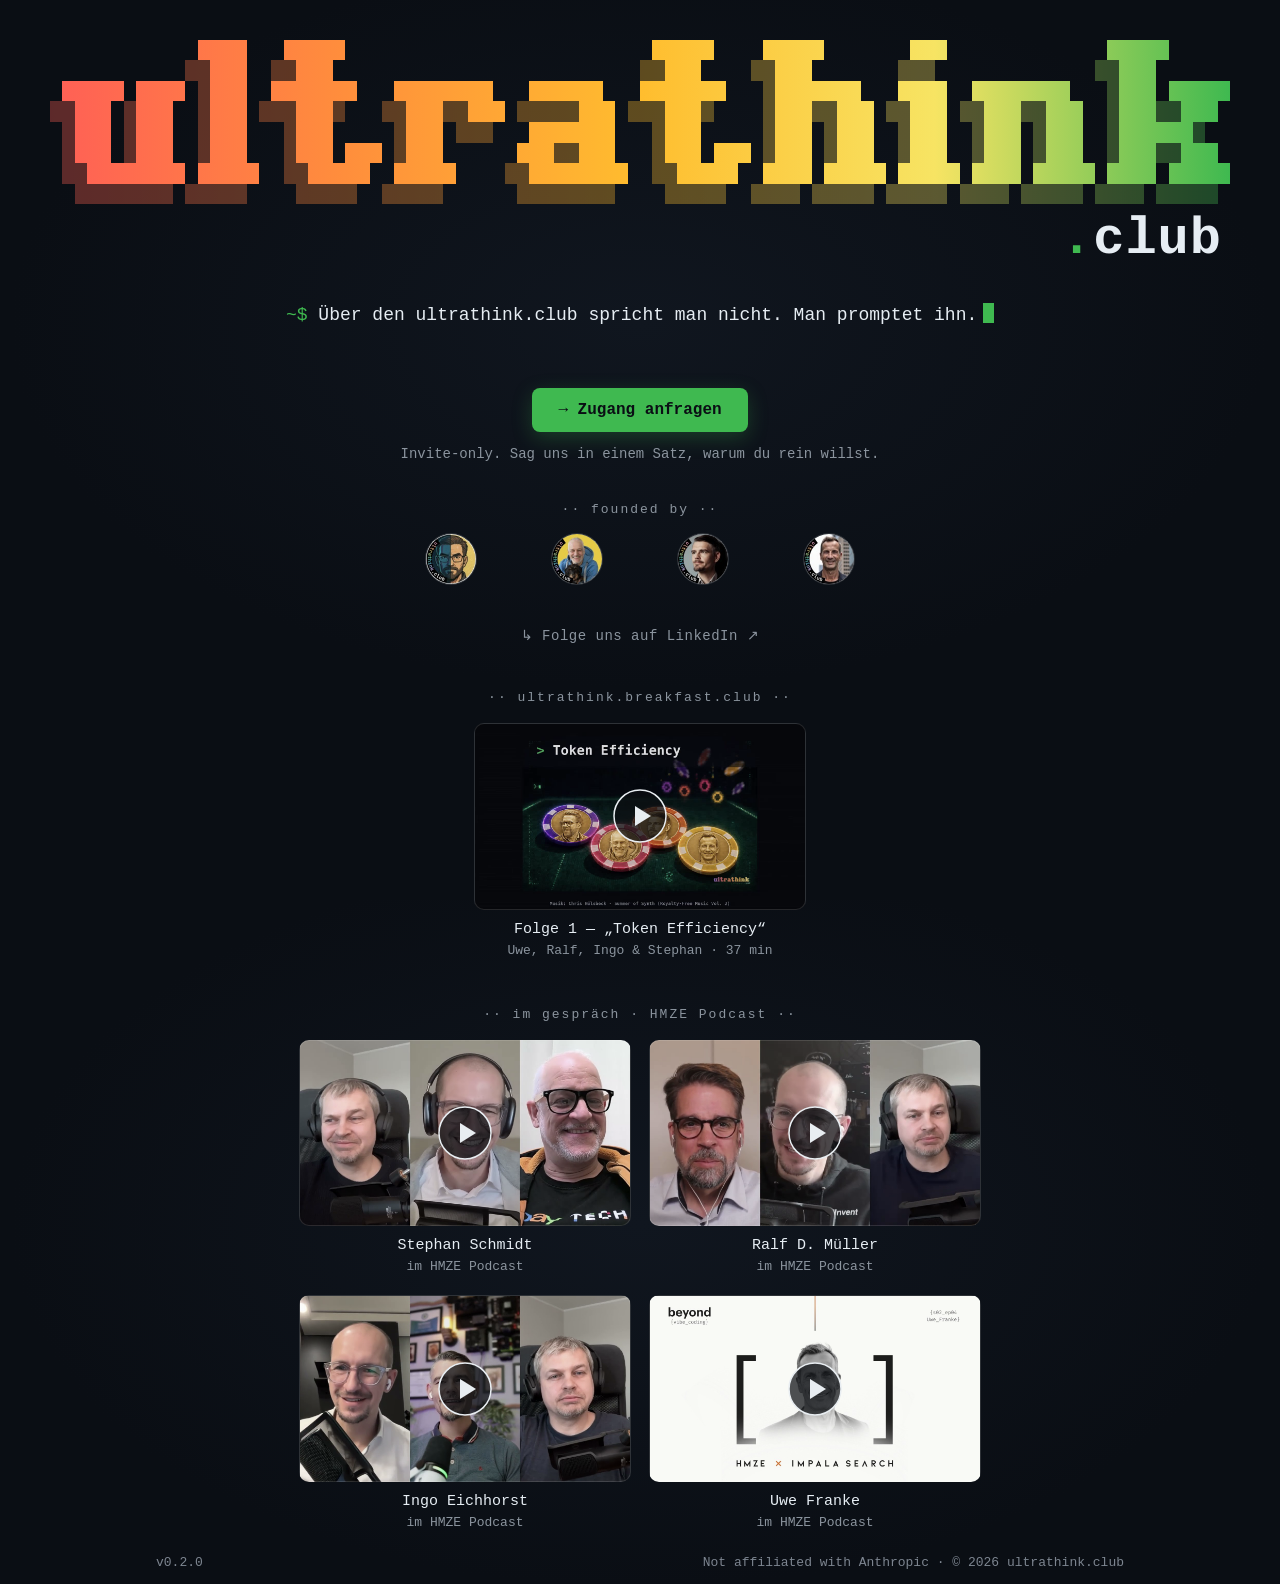
<file: index.html>
<!DOCTYPE html>
<!-- ultrathink.club — coming soon — v0.2.0 -->
<html lang="en">
<head>
  <meta charset="utf-8">
  <meta name="viewport" content="width=device-width, initial-scale=1">
  <title>ultrathink.club — an AI think-tank community · coming soon</title>
  <meta name="description" content="ultrathink.club — an AI think-tank community. Coming soon. Request access.">
  <meta name="theme-color" content="#0a0e14">
  <link rel="icon" href="favicon.svg" type="image/svg+xml">

  <!-- Open Graph / Twitter -->
  <meta property="og:type" content="website">
  <meta property="og:title" content="ultrathink.club — coming soon">
  <meta property="og:description" content="An AI think-tank community. Coming soon — request access.">
  <meta property="og:url" content="https://ultrathink.club/">
  <meta property="og:image" content="https://ultrathink.club/og-card.png">
  <meta property="og:image:width" content="2400">
  <meta property="og:image:height" content="1260">
  <meta property="og:image:alt" content="ultrathink.club — an AI think-tank community">
  <meta name="twitter:card" content="summary_large_image">
  <meta name="twitter:title" content="ultrathink.club — coming soon">
  <meta name="twitter:description" content="An AI think-tank community. Coming soon — request access.">
  <meta name="twitter:image" content="https://ultrathink.club/og-card.png">

  <style>
    :root{
      --bg:#0a0e14; --txt:#c9d1d9; --dim:#8b949e; --grn:#3fb950; --white:#e6edf3;
    }
    *{box-sizing:border-box}
    html,body{height:100%}
    body{
      margin:0; overflow-x:hidden;
      background:radial-gradient(900px 520px at 50% 36%,#10161f 0%,#0a0e14 70%);
      color:var(--txt);
      font-family:ui-monospace,"SFMono-Regular","JetBrains Mono","Fira Code",Consolas,monospace;
      min-height:100%;
      /* flex-start (not center): with the auto-margin footer the hero already sits near
         the top when the page fits, and centering an OVERFLOWING column clips the top
         (wordmark) above the scroll origin on narrow screens — unreachable. See #11. */
      display:flex; flex-direction:column; align-items:center; justify-content:flex-start;
      padding:40px 12px; text-align:center;
    }

    /* visually hidden, but readable by screen readers / crawlers */
    .sr-only{
      position:absolute; width:1px; height:1px; padding:0; margin:-1px;
      overflow:hidden; clip:rect(0 0 0 0); white-space:nowrap; border:0;
    }

    @keyframes flow{0%{background-position:0% 50%}100%{background-position:200% 50%}}
    @keyframes blink{0%,49%{opacity:1}50%,100%{opacity:0}}

    .art{width:100%; max-width:1320px; display:flex; flex-direction:column; align-items:center}
    /* The wordmark is a pixel-perfect SVG mask (DOS Rebel "ultrathink"), filled with the
       animated rainbow gradient. Vector + resolution-independent → identical on every
       browser/OS/display-scaling, unlike monospace ASCII text which sub-pixel-drifts. */
    .wordmark{
      width:min(100%, 1180px);
      aspect-ratio:576 / 80;
      background:linear-gradient(90deg,#ff5f56,#ff8e3c,#ffbd2e,#f7e463,#3fb950,#39c5cf,#58a6ff,#a371f7,#ff5f56);
      background-size:200% auto;
      animation:flow 7s linear infinite;
      -webkit-mask:url("wordmark.svg") center / contain no-repeat;
              mask:url("wordmark.svg") center / contain no-repeat;
      filter:drop-shadow(0 0 22px rgba(163,113,247,.18));
    }
    .suffix{
      margin-top:6px; align-self:flex-end; margin-right:clamp(8px,4vw,46px);
      font-family:"Courier New",ui-monospace,Consolas,monospace; font-weight:700;
      color:var(--white); letter-spacing:1px; font-size:clamp(1.5rem,5vw,3.25rem);
    }
    .suffix .dot{color:var(--grn)}

    .line{margin-top:34px; font-size:clamp(0.875rem,2.2vw,1.125rem); color:var(--dim); min-height:1.4em}
    .line .p{color:var(--grn)}
    .line .slogan{color:var(--white)}
    .cursor{
      display:inline-block; width:.6em; height:1.1em; background:var(--grn);
      vertical-align:-3px; margin-left:6px; animation:blink 1.1s step-end infinite;
    }

    .cta{margin-top:42px}
    .btn{
      display:inline-block; font:inherit; font-size:1rem; font-weight:700;
      color:#0a0e14; background:var(--grn); text-decoration:none;
      padding:13px 26px; border-radius:8px;
      box-shadow:0 6px 20px rgba(63,185,80,.25);
      transition:transform .12s, box-shadow .12s;
    }
    .btn:hover{transform:translateY(-2px); box-shadow:0 10px 28px rgba(63,185,80,.4)}
    .hint{margin-top:14px; font-size:0.875rem; color:var(--dim)}

    /* Founding members — minimal avatar row. Avatars are self-hosted (avatars/*.jpg),
       not hotlinked from LinkedIn: the source URLs are signed and expire, and self-hosting
       avoids a third-party request per visit (GDPR / static-first). */
    .founders{margin-top:40px; display:flex; flex-direction:column; align-items:center; gap:16px}
    .founders-label{font-size:0.8125rem; letter-spacing:2px; color:var(--dim)}
    .founders-row{list-style:none; display:flex; flex-wrap:wrap; justify-content:center; gap:18px; margin:0; padding:0}
    .founder{display:flex; flex-direction:column; align-items:center; gap:9px; width:6.75rem; text-decoration:none; outline:none}
    .founder img{
      width:52px; height:52px; border-radius:50%; object-fit:cover;
      border:1.5px solid rgba(255,255,255,.14); filter:grayscale(.35);
      transition:transform .14s, border-color .14s, filter .14s;
    }
    .founder:hover img, .founder:focus-visible img{
      transform:translateY(-3px); border-color:var(--grn); filter:grayscale(0);
    }
    /* name sits BELOW the avatar in a reserved slot (no layout shift, no overlap of
       other text), revealed on hover / keyboard focus */
    .fname{
      font-size:0.8125rem; line-height:1.3; min-height:1.3em; white-space:nowrap;
      color:var(--white); opacity:0; transition:opacity .14s;
    }
    .founder:hover .fname, .founder:focus-visible .fname{opacity:1}
    /* follow link to the LinkedIn organisation, below the avatar row */
    .founders-follow{font-size:0.875rem; letter-spacing:.5px; color:var(--dim); text-decoration:none}
    .founders-follow:hover, .founders-follow:focus-visible{color:var(--grn)}

    /* "ultrathink.breakfast.club" — the club's own format. Reuses the .talks* styles
       below; .episode-item only widens the card so a single episode does not look
       lost in a grid built for four. */
    .episode-item{width:min(100%,470px)}

    /* "Im Gespräch" — founder talks from the HMZE podcast, revealed one per Friday.
       All four cards live in the static HTML (no-JS: all visible, each linked to
       YouTube). A synchronous inline script hides the not-yet-due ones by their
       data-unlock (UTC) timestamp; clicking a card swaps the self-hosted thumbnail
       for a youtube-nocookie iframe (no third-party request until the click). */
    .talks{margin-top:46px; width:100%; max-width:722px; display:flex; flex-direction:column; align-items:center; gap:18px}
    .talks[hidden]{display:none}
    .talks-label{font-size:0.8125rem; letter-spacing:2px; color:var(--dim)}
    .talks-grid{list-style:none; display:flex; flex-wrap:wrap; justify-content:center; gap:18px; margin:0; padding:0; width:100%}
    .talk-item{width:min(100%,332px)}
    .talk-item[hidden]{display:none}
    .talk{display:flex; flex-direction:column; gap:9px; text-decoration:none; color:inherit; outline:none}
    .talk-thumb{
      position:relative; display:block; aspect-ratio:16/9; border-radius:10px; overflow:hidden;
      background:#10161f center/cover no-repeat; border:1.5px solid rgba(255,255,255,.12);
      filter:grayscale(.3); transition:border-color .14s, transform .14s, filter .14s;
    }
    .talk:hover .talk-thumb, .talk:focus-visible .talk-thumb{
      border-color:var(--grn); transform:translateY(-3px); filter:grayscale(0);
    }
    /* play button, centred over the thumbnail */
    .talk-thumb::after{
      content:""; position:absolute; left:50%; top:50%; width:56px; height:56px; transform:translate(-50%,-50%);
      background:url("data:image/svg+xml,%3Csvg%20xmlns='http://www.w3.org/2000/svg'%20viewBox='0%200%2056%2056'%3E%3Ccircle%20cx='28'%20cy='28'%20r='26'%20fill='%230a0e14'%20fill-opacity='.72'%20stroke='%23e6edf3'%20stroke-width='1.5'/%3E%3Cpath%20d='M23%2018v20l16-10z'%20fill='%23e6edf3'/%3E%3C/svg%3E") center/contain no-repeat;
      transition:transform .14s;
    }
    .talk:hover .talk-thumb::after, .talk:focus-visible .talk-thumb::after{transform:translate(-50%,-50%) scale(1.08)}
    .talk-name{font-size:0.9375rem; line-height:1.4; color:var(--white)}
    .talk-name .role{color:var(--dim); font-size:0.8125rem}

    /* margin-top:auto keeps the footer pinned to the bottom on a short page (talks
       hidden), yet lets it flow after the content on a tall one — no fixed overlap. */
    footer{
      margin-top:auto; width:100%; max-width:1000px;
      padding:22px 16px 14px; font-size:0.8125rem; color:#7d8590;
      display:flex; justify-content:space-between; gap:8px;
    }
    footer a{color:#8b949e; text-decoration:none}
    footer a:hover{color:var(--txt)}
    @media(max-width:620px){
      footer{flex-direction:column; align-items:center}
    }

    @media (prefers-reduced-motion: reduce){
      pre.ascii{animation:none}
      .cursor{animation:none}
    }
  </style>
</head>
<body>
  <h1 class="sr-only">ultrathink.club — an AI think-tank community, coming soon</h1>

  <main class="art">
    <div class="wordmark" role="img" aria-label="ultrathink"></div>
    <div class="suffix"><span class="dot">.</span>club</div>
  </main>

  <p class="line"><span class="p">~$</span> <span class="slogan" id="slogan">an AI think-tank community — coming soon</span><span class="cursor" aria-hidden="true"></span></p>

  <div class="cta">
    <!-- Tally access-request form. With JS, embed.js opens it as a modal
         (data-tally-open); without JS, the href navigates to the form. -->
    <a class="btn" href="https://tally.so/r/WOqr7j" id="waitlist"
       data-tally-open="WOqr7j" data-tally-layout="modal"
       data-tally-width="640" data-tally-overlay="1"
       rel="noopener">→ Zugang anfragen</a>
    <div class="hint">Invite-only. Sag uns in einem Satz, warum du rein willst.</div>
  </div>

  <!-- Founding members. Static HTML order is the no-JS fallback; JS shuffles it per load. -->
  <section class="founders" aria-label="Founding members">
    <div class="founders-label">·· founded by ··</div>
    <ul class="founders-row" id="founders">
      <li><a class="founder" href="https://www.linkedin.com/in/stephanjschmidt"
             target="_blank" rel="noopener">
        <img src="avatars/stephan.jpg" width="52" height="52" alt="" loading="lazy">
        <span class="fname">Stephan Schmidt</span></a></li>
      <li><a class="founder" href="https://www.linkedin.com/in/rdmueller"
             target="_blank" rel="noopener">
        <img src="avatars/ralf.jpg" width="52" height="52" alt="" loading="lazy">
        <span class="fname">Ralf D. Müller</span></a></li>
      <li><a class="founder" href="https://www.linkedin.com/in/ingo-eichhorst"
             target="_blank" rel="noopener">
        <img src="avatars/ingo.jpg" width="52" height="52" alt="" loading="lazy">
        <span class="fname">Ingo Eichhorst</span></a></li>
      <li><a class="founder" href="https://www.linkedin.com/in/uwe-franke"
             target="_blank" rel="noopener">
        <img src="avatars/uwe.jpg" width="52" height="52" alt="" loading="lazy">
        <span class="fname">Uwe Franke</span></a></li>
    </ul>
    <a class="founders-follow" href="https://www.linkedin.com/company/ultrathink-club/"
       target="_blank" rel="noopener">↳ Folge uns auf LinkedIn ↗</a>
  </section>

  <!-- ultrathink.breakfast.club — the club's own format. One card per episode, each a
       plain link to its subpage (breakfast/folge-N.html: video, summary, transcript).
       Static HTML, no JS: unlike the talks below, nothing here is time-gated. -->
  <section class="talks episodes" aria-label="ultrathink.breakfast.club">
    <div class="talks-label">·· ultrathink.breakfast.club ··</div>
    <ul class="talks-grid">
      <li class="talk-item episode-item">
        <a class="talk" href="breakfast/folge-1.html">
          <span class="talk-thumb" style="background-image:url('breakfast/folge-1.jpg')"></span>
          <span class="talk-name">Folge 1 — „Token Efficiency“<br><span class="role">Uwe, Ralf, Ingo &amp; Stephan · 37 min</span></span></a>
      </li>
    </ul>
  </section>

  <!-- Founder talks (HMZE podcast), one revealed each Friday 08:00 Europe/Berlin
       (= 06:00 UTC in CEST). Each card is a plain link to its subpage (talks/<name>.html,
       video + summary + transcript). All four are in the static HTML; the inline script
       below hides the not-yet-due ones. data-unlock is UTC. -->
  <section class="talks" id="talks" aria-label="Im Gespräch — HMZE Podcast">
    <div class="talks-label">·· im gespräch · HMZE Podcast ··</div>
    <ul class="talks-grid">
      <li class="talk-item" id="stephan" data-unlock="2026-07-03T06:00:00Z">
        <a class="talk" href="talks/stephan.html">
          <span class="talk-thumb" style="background-image:url('talks/stephan.jpg')"></span>
          <span class="talk-name">Stephan Schmidt<br><span class="role">im HMZE Podcast</span></span></a>
      </li>
      <li class="talk-item" id="ralf" data-unlock="2026-07-10T06:00:00Z">
        <a class="talk" href="talks/ralf.html">
          <span class="talk-thumb" style="background-image:url('talks/ralf.jpg')"></span>
          <span class="talk-name">Ralf D. Müller<br><span class="role">im HMZE Podcast</span></span></a>
      </li>
      <li class="talk-item" id="ingo" data-unlock="2026-07-17T06:00:00Z">
        <a class="talk" href="talks/ingo.html">
          <span class="talk-thumb" style="background-image:url('talks/ingo.jpg')"></span>
          <span class="talk-name">Ingo Eichhorst<br><span class="role">im HMZE Podcast</span></span></a>
      </li>
      <li class="talk-item" id="uwe" data-unlock="2026-07-24T06:00:00Z">
        <a class="talk" href="talks/uwe.html">
          <span class="talk-thumb" style="background-image:url('talks/uwe.jpg')"></span>
          <span class="talk-name">Uwe Franke<br><span class="role">im HMZE Podcast</span></span></a>
      </li>
    </ul>
  </section>
  <script>
    // Synchronous (anti-flash): hide talks whose unlock time is still in the future.
    // Runs during parse, right after the section, so future cards never paint.
    // Without JS the whole section stays visible — every talk links to YouTube.
    (function () {
      var section = document.getElementById('talks');
      if (!section) return;
      var now = Date.now(), shown = 0;
      section.querySelectorAll('.talk-item').forEach(function (li) {
        if (now < Date.parse(li.getAttribute('data-unlock'))) li.hidden = true; else shown++;
      });
      if (shown === 0) section.hidden = true;
    })();
  </script>

  <footer>
    <span>v0.2.0</span>
    <span>Not affiliated with Anthropic · © 2026 ultrathink.club</span>
  </footer>

  <script>
    // Progressive enhancement: show ONE random slogan per page load (no rotation — subtle).
    // Without JS, the static slogan in the HTML above is shown.
    (function () {
      var slogans = [
        "an AI think-tank community — coming soon",
        "Die erste Regel des ultrathink.club: Du denkst noch eine Ebene tiefer.",
        "Die zweite Regel des ultrathink.club: Du DENKST noch eine Ebene tiefer.",
        "Über den ultrathink.club spricht man nicht. Man promptet ihn.",
        "while (!agi) { think.harder(); }",
        "Status: thinking… (extended)",
        "404: club not found — yet.",
        "$ sudo make community",
        "Wir warten nicht auf AGI. Wir bauen schon mal den Club.",
        "Noch im Kontextfenster. Bald im echten Leben.",
        "Ein Think-Tank. Aber mit besserem WLAN.",
        "Wo Menschen und Modelle gemeinsam überlegen.",
        "git push origin community   # in progress",
        "Press any key to join… (Taste kommt bald.)"
      ];
      var el = document.getElementById('slogan');
      if (el) el.textContent = slogans[Math.floor(Math.random() * slogans.length)];
    })();

    // Progressive enhancement: shuffle the founder avatars on each load (Fisher–Yates).
    // Without JS, the static HTML order is shown.
    (function () {
      var row = document.getElementById('founders');
      if (!row) return;
      var items = Array.prototype.slice.call(row.children);
      for (var i = items.length - 1; i > 0; i--) {
        var j = Math.floor(Math.random() * (i + 1));
        var t = items[i]; items[i] = items[j]; items[j] = t;
      }
      items.forEach(function (li) { row.appendChild(li); });
    })();
  </script>

  <!-- Tally — opens the access-request form as a modal (see CTA button). -->
  <script async src="https://tally.so/widgets/embed.js"></script>

  <!-- GoatCounter — privacy-friendly, cookieless analytics.
       Note: GoatCounter publishes no stable SRI hash and updates count.js occasionally,
       so Subresource Integrity is intentionally omitted. For SRI, self-host count.js. -->
  <script data-goatcounter="https://ultrathink.goatcounter.com/count"
          async src="//gc.zgo.at/count.js"></script>
</body>
</html>
</file>
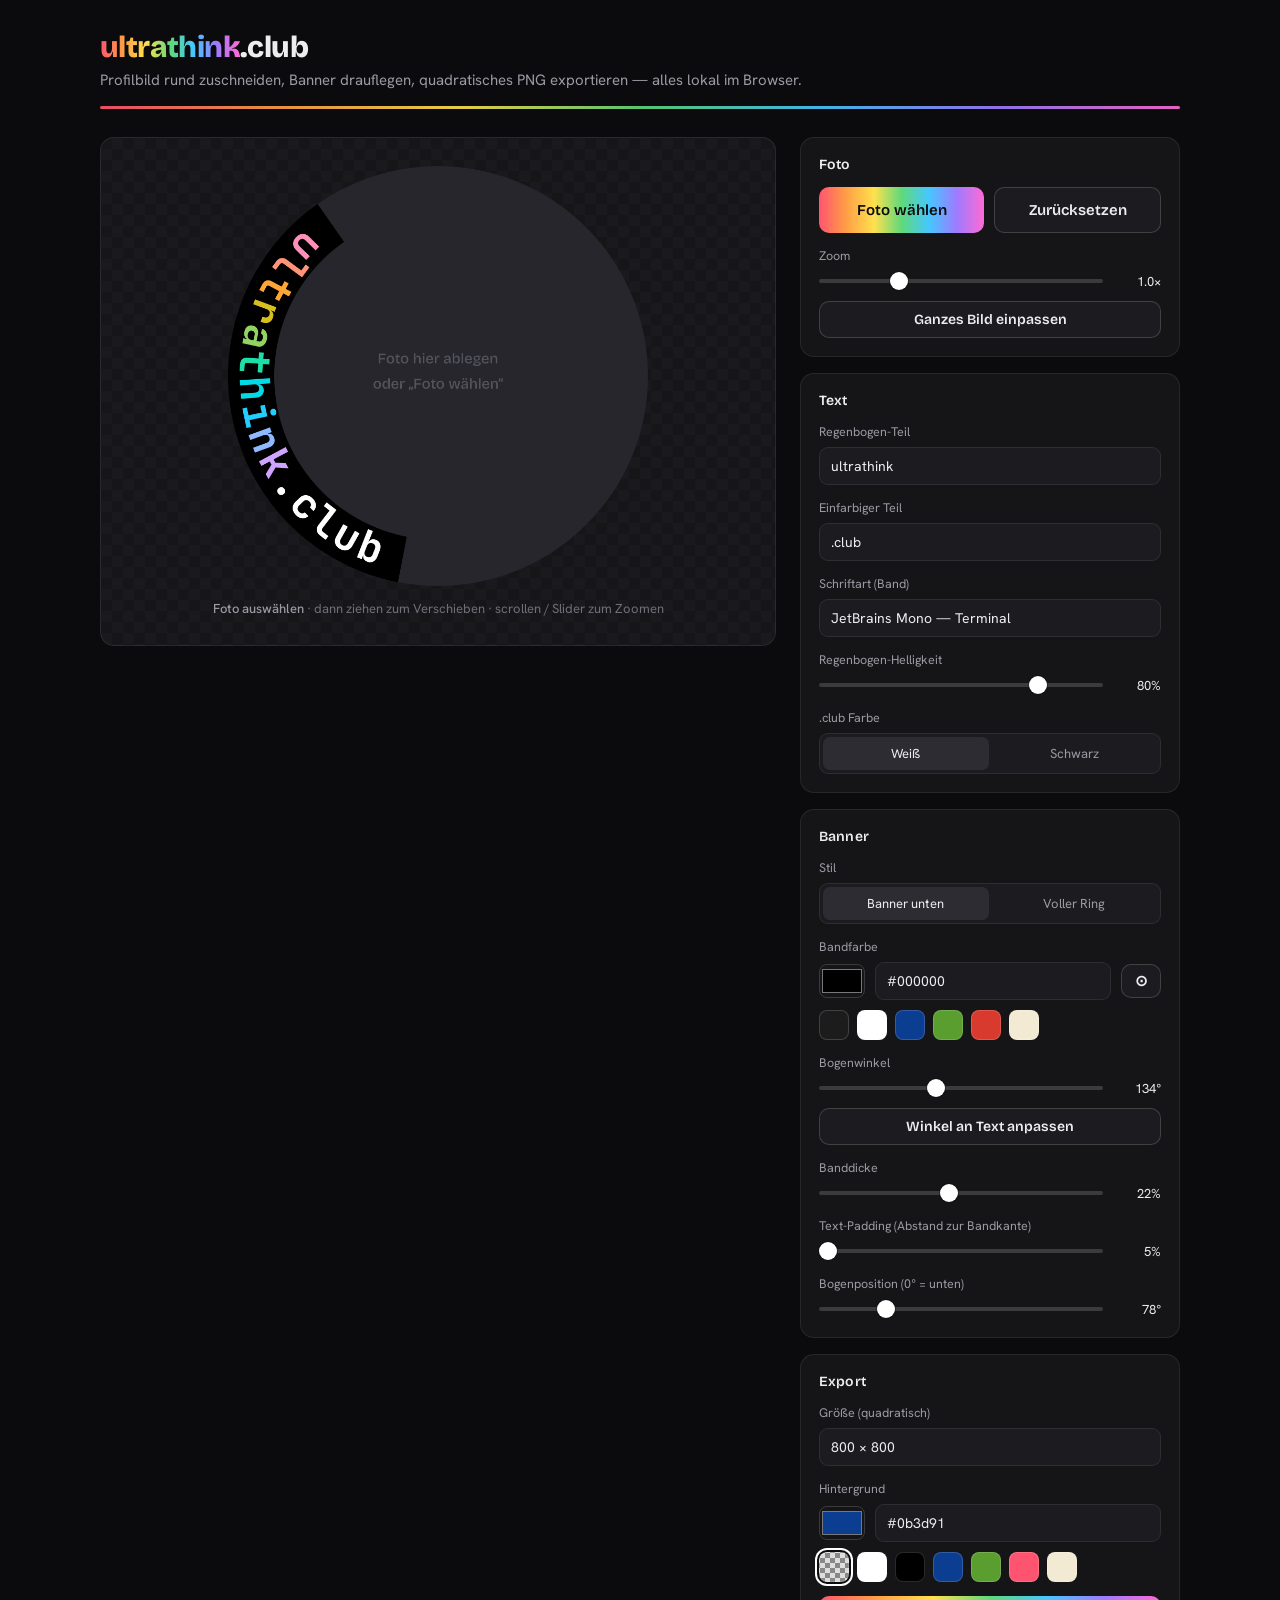
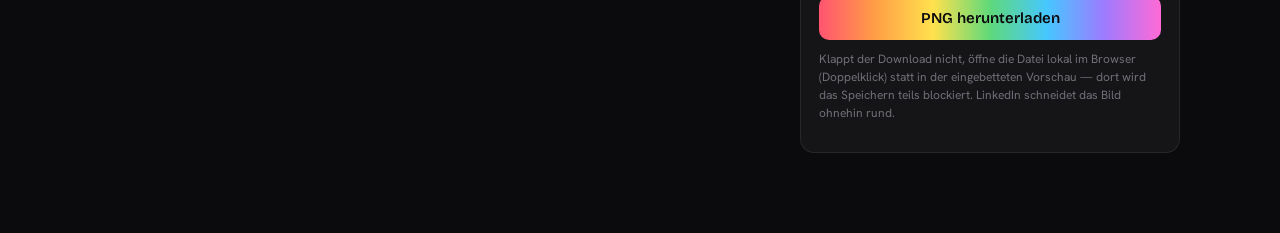
<file: avatar/index.html>
<!doctype html>
<html lang="de">
    <head>
        <meta charset="utf-8" />
        <meta name="viewport" content="width=device-width, initial-scale=1" />
        <meta
            name="description"
            content="Profilbild rund zuschneiden, Banner drauflegen, quadratisches PNG exportieren — alles lokal im Browser."
        />
        <title>ultrathink.club — Profilbild-Banner</title>
        <link rel="icon" href="/favicon.svg" type="image/svg+xml" />
        <link rel="preconnect" href="https://fonts.googleapis.com" />
        <link rel="preconnect" href="https://fonts.gstatic.com" crossorigin />
        <link
            href="https://fonts.googleapis.com/css2?family=Bricolage+Grotesque:opsz,wght@12..96,400;12..96,600;12..96,800&family=Hanken+Grotesk:wght@400;500;600&display=swap"
            rel="stylesheet"
        />
        <link
            href="https://fonts.googleapis.com/css2?family=JetBrains+Mono:wght@400;700;800&family=Fira+Code:wght@400;700&display=swap"
            rel="stylesheet"
        />
        <style>
            :root {
                --bg: #0b0b0d;
                --panel: #151517;
                --panel2: #1c1c20;
                --line: rgba(255, 255, 255, 0.08);
                --line2: rgba(255, 255, 255, 0.16);
                --text: #ededf0;
                --muted: #9a9aa3;
                --muted2: #6f6f78;
                --rainbow: linear-gradient(
                    90deg,
                    #ff5470,
                    #ff9f45,
                    #ffe14d,
                    #5fd97a,
                    #46c7ff,
                    #9d7bff,
                    #ff6ad5
                );
                --radius: 14px;
            }
            * {
                box-sizing: border-box;
            }
            html,
            body {
                margin: 0;
            }
            body {
                background: var(--bg);
                color: var(--text);
                font-family: "Hanken Grotesk", sans-serif;
                -webkit-font-smoothing: antialiased;
                min-height: 100vh;
                padding: 32px 20px 64px;
            }
            .rainbow-text {
                background: var(--rainbow);
                -webkit-background-clip: text;
                background-clip: text;
                color: transparent;
            }
            header {
                max-width: 1080px;
                margin: 0 auto 28px;
            }
            .wordmark {
                font-family: "Bricolage Grotesque", sans-serif;
                font-weight: 800;
                font-size: 30px;
                letter-spacing: -0.02em;
                line-height: 1;
            }
            .wordmark .dot {
                color: var(--text);
            }
            header p {
                margin: 8px 0 0;
                color: var(--muted);
                font-size: 15px;
            }
            header .bar {
                height: 3px;
                width: 100%;
                max-width: 1080px;
                margin: 16px auto 0;
                border-radius: 3px;
                background: var(--rainbow);
                opacity: 0.9;
            }

            .layout {
                max-width: 1080px;
                margin: 0 auto;
                display: grid;
                grid-template-columns: 1fr 380px;
                gap: 24px;
                align-items: start;
            }
            @media (max-width: 860px) {
                .layout {
                    grid-template-columns: 1fr;
                }
            }

            /* preview */
            .stage {
                background:
                    linear-gradient(45deg, #1a1a1e 25%, transparent 25%),
                    linear-gradient(-45deg, #1a1a1e 25%, transparent 25%),
                    linear-gradient(45deg, transparent 75%, #1a1a1e 75%),
                    linear-gradient(-45deg, transparent 75%, #1a1a1e 75%);
                background-size: 22px 22px;
                background-position:
                    0 0,
                    0 11px,
                    11px -11px,
                    -11px 0;
                background-color: #161619;
                border: 1px solid var(--line);
                border-radius: var(--radius);
                padding: 28px;
                display: flex;
                flex-direction: column;
                align-items: center;
                gap: 14px;
            }
            .canvas-wrap {
                position: relative;
                width: 100%;
                max-width: 420px;
                aspect-ratio: 1/1;
            }
            canvas {
                width: 100%;
                height: 100%;
                display: block;
                border-radius: 8px;
                cursor: grab;
                touch-action: none;
                user-select: none;
                -webkit-user-drag: none;
            }
            canvas.dragging {
                cursor: grabbing;
            }
            .hint {
                color: var(--muted2);
                font-size: 13px;
                text-align: center;
            }
            .hint b {
                color: var(--muted);
                font-weight: 500;
            }

            /* controls */
            .panel {
                background: var(--panel);
                border: 1px solid var(--line);
                border-radius: var(--radius);
                padding: 18px;
                margin-bottom: 16px;
            }
            .panel h2 {
                font-family: "Bricolage Grotesque", sans-serif;
                font-weight: 600;
                font-size: 14px;
                margin: 0 0 14px;
                color: var(--text);
                letter-spacing: 0.01em;
            }
            .field {
                margin-bottom: 14px;
            }
            .field:last-child {
                margin-bottom: 0;
            }
            label.lbl {
                display: block;
                font-size: 12.5px;
                color: var(--muted);
                margin-bottom: 7px;
            }
            .row {
                display: flex;
                gap: 10px;
                align-items: center;
            }

            input[type="text"],
            select {
                width: 100%;
                background: var(--panel2);
                border: 1px solid var(--line);
                color: var(--text);
                border-radius: 9px;
                padding: 9px 11px;
                font-family: inherit;
                font-size: 14px;
                outline: none;
            }
            input[type="text"]:focus,
            select:focus {
                border-color: var(--line2);
            }
            select {
                appearance: none;
                cursor: pointer;
            }

            input[type="range"] {
                -webkit-appearance: none;
                width: 100%;
                height: 4px;
                border-radius: 4px;
                background: var(--line2);
                outline: none;
                margin: 8px 0;
            }
            input[type="range"]::-webkit-slider-thumb {
                -webkit-appearance: none;
                width: 18px;
                height: 18px;
                border-radius: 50%;
                background: #fff;
                cursor: pointer;
                border: 0;
                box-shadow: 0 0 0 1px rgba(0, 0, 0, 0.3);
            }
            input[type="range"]::-moz-range-thumb {
                width: 18px;
                height: 18px;
                border-radius: 50%;
                background: #fff;
                cursor: pointer;
                border: 0;
            }
            .range-row {
                display: flex;
                align-items: center;
                gap: 12px;
            }
            .range-row .val {
                font-size: 13px;
                color: var(--text);
                min-width: 46px;
                text-align: right;
                font-variant-numeric: tabular-nums;
            }

            .seg {
                display: inline-flex;
                width: 100%;
                background: var(--panel2);
                border: 1px solid var(--line);
                border-radius: 9px;
                padding: 3px;
                gap: 3px;
            }
            .seg button {
                flex: 1;
                background: transparent;
                border: 0;
                color: var(--muted);
                font-family: inherit;
                font-size: 13px;
                padding: 8px 6px;
                border-radius: 7px;
                cursor: pointer;
                transition: 0.12s;
            }
            .seg button.on {
                background: #2c2c32;
                color: var(--text);
            }

            .swatches {
                display: flex;
                gap: 8px;
                align-items: center;
                flex-wrap: wrap;
            }
            .swatch {
                width: 30px;
                height: 30px;
                border-radius: 8px;
                border: 1px solid var(--line2);
                cursor: pointer;
                padding: 0;
            }
            .swatch.on {
                box-shadow:
                    0 0 0 2px var(--bg),
                    0 0 0 4px #fff;
            }
            .swatch.transp {
                background:
                    linear-gradient(45deg, #888 25%, transparent 25%),
                    linear-gradient(-45deg, #888 25%, transparent 25%),
                    linear-gradient(45deg, transparent 75%, #888 75%),
                    linear-gradient(-45deg, transparent 75%, #888 75%);
                background-size: 10px 10px;
                background-position:
                    0 0,
                    0 5px,
                    5px -5px,
                    -5px 0;
                background-color: #ddd;
            }
            .color-row {
                display: flex;
                gap: 10px;
                align-items: center;
                margin-bottom: 10px;
            }
            input[type="color"] {
                flex: 0 0 46px;
                width: 46px;
                height: 34px;
                padding: 0;
                border: 1px solid var(--line2);
                border-radius: 8px;
                background: none;
                cursor: pointer;
            }
            .hexinput {
                flex: 1 1 auto;
                min-width: 0;
            }

            .btn {
                width: 100%;
                border: 0;
                border-radius: 10px;
                padding: 13px;
                font-family: "Bricolage Grotesque", sans-serif;
                font-weight: 600;
                font-size: 15px;
                cursor: pointer;
                color: #0b0b0d;
                background: var(--rainbow);
            }
            .btn:active {
                transform: scale(0.99);
            }
            .btn.ghost {
                background: var(--panel2);
                color: var(--text);
                border: 1px solid var(--line2);
            }
            .btn.ghost:hover {
                border-color: #444;
            }
            .file-row {
                display: flex;
                gap: 10px;
            }
            .file-row .btn {
                flex: 1;
            }
            input[type="file"] {
                display: none;
            }
            .note {
                font-size: 12px;
                color: var(--muted2);
                margin-top: 10px;
                line-height: 1.5;
            }
        </style>
    </head>
    <body>
        <header>
            <div class="wordmark">
                <span class="rainbow-text">ultrathink</span
                ><span class="dot">.club</span>
            </div>
            <p>
                Profilbild rund zuschneiden, Banner drauflegen, quadratisches
                PNG exportieren — alles lokal im Browser.
            </p>
            <div class="bar"></div>
        </header>

        <div class="layout">
            <div class="stage">
                <div class="canvas-wrap">
                    <canvas
                        id="cv"
                        width="800"
                        height="800"
                        role="img"
                        aria-label="Vorschau des Profilbilds mit Banner"
                        >Vorschau des Profilbilds mit Banner</canvas
                    >
                </div>
                <div class="hint" id="hint">
                    <b>Foto auswählen</b> · dann ziehen zum Verschieben ·
                    scrollen / Slider zum Zoomen
                </div>
            </div>

            <div>
                <div class="panel">
                    <h2>Foto</h2>
                    <div class="file-row">
                        <button class="btn" id="pick">Foto wählen</button>
                        <button class="btn ghost" id="clear">
                            Zurücksetzen
                        </button>
                    </div>
                    <input type="file" id="file" accept="image/*" />
                    <div class="field" style="margin-top: 14px">
                        <label class="lbl" for="zoom">Zoom</label>
                        <div class="range-row">
                            <input
                                type="range"
                                id="zoom"
                                min="20"
                                max="320"
                                step="1"
                                value="100"
                            />
                            <span class="val" id="zoomV">1.0×</span>
                        </div>
                        <button
                            class="btn ghost"
                            id="fit"
                            style="
                                margin-top: 10px;
                                padding: 9px;
                                font-size: 14px;
                            "
                        >
                            Ganzes Bild einpassen
                        </button>
                    </div>
                </div>

                <div class="panel">
                    <h2>Text</h2>
                    <div class="field">
                        <label class="lbl" for="rainbow">Regenbogen-Teil</label>
                        <input type="text" id="rainbow" value="ultrathink" />
                    </div>
                    <div class="field">
                        <label class="lbl" for="mono">Einfarbiger Teil</label>
                        <input type="text" id="mono" value=".club" />
                    </div>
                    <div class="field">
                        <label class="lbl" for="font">Schriftart (Band)</label>
                        <select id="font">
                            <option value="jetbrains" selected>
                                JetBrains Mono — Terminal
                            </option>
                            <option value="fira">Fira Code — Terminal</option>
                            <option value="consolas">Consolas</option>
                            <option value="courier">Courier New</option>
                            <option value="menlo">Menlo / Monaco</option>
                            <option value="mono">System-Monospace</option>
                            <option value="bricolage">
                                Bricolage (Standard)
                            </option>
                        </select>
                    </div>
                    <div class="field">
                        <label class="lbl" for="rbBright"
                            >Regenbogen-Helligkeit</label
                        >
                        <div class="range-row">
                            <input
                                type="range"
                                id="rbBright"
                                min="35"
                                max="92"
                                step="1"
                                value="80"
                            />
                            <span class="val" id="rbBrightV">80%</span>
                        </div>
                    </div>
                    <div class="field">
                        <label class="lbl">.club Farbe</label>
                        <div class="seg" id="clubSeg">
                            <button data-v="#ffffff" class="on">Weiß</button>
                            <button data-v="#111111">Schwarz</button>
                        </div>
                    </div>
                </div>

                <div class="panel">
                    <h2>Banner</h2>
                    <div class="field">
                        <label class="lbl">Stil</label>
                        <div class="seg" id="modeSeg">
                            <button data-v="bottom" class="on">
                                Banner unten
                            </button>
                            <button data-v="ring">Voller Ring</button>
                        </div>
                    </div>
                    <div class="field">
                        <label class="lbl" for="bandColor">Bandfarbe</label>
                        <div class="color-row">
                            <input
                                type="color"
                                id="bandColor"
                                value="#000000"
                            />
                            <input
                                type="text"
                                id="bandHex"
                                class="hexinput"
                                value="#000000"
                                spellcheck="false"
                            />
                            <button
                                class="btn ghost"
                                id="bandPick"
                                title="Farbe vom Bildschirm/Bild picken"
                                style="
                                    flex: 0 0 auto;
                                    width: 40px;
                                    padding: 0;
                                    height: 34px;
                                "
                            >
                                ⊙
                            </button>
                        </div>
                        <div class="swatches" id="bandSwatches">
                            <button
                                class="swatch"
                                data-c="#1c1c1c"
                                style="background: #1c1c1c"
                            ></button>
                            <button
                                class="swatch"
                                data-c="#ffffff"
                                style="background: #ffffff"
                            ></button>
                            <button
                                class="swatch"
                                data-c="#0b3d91"
                                style="background: #0b3d91"
                            ></button>
                            <button
                                class="swatch"
                                data-c="#5a9e2f"
                                style="background: #5a9e2f"
                            ></button>
                            <button
                                class="swatch"
                                data-c="#d83a2e"
                                style="background: #d83a2e"
                            ></button>
                            <button
                                class="swatch"
                                data-c="#f3ead3"
                                style="background: #f3ead3"
                            ></button>
                        </div>
                    </div>
                    <div class="field">
                        <label class="lbl" for="sweep">Bogenwinkel</label>
                        <div class="range-row">
                            <input
                                type="range"
                                id="sweep"
                                min="20"
                                max="300"
                                step="1"
                                value="160"
                            />
                            <span class="val" id="sweepV">160°</span>
                        </div>
                        <button
                            class="btn ghost"
                            id="fitSweep"
                            style="
                                margin-top: 10px;
                                padding: 9px;
                                font-size: 14px;
                            "
                        >
                            Winkel an Text anpassen
                        </button>
                    </div>
                    <div class="field">
                        <label class="lbl" for="thick">Banddicke</label>
                        <div class="range-row">
                            <input
                                type="range"
                                id="thick"
                                min="12"
                                max="34"
                                step="1"
                                value="22"
                            />
                            <span class="val" id="thickV">22%</span>
                        </div>
                    </div>
                    <div class="field">
                        <label class="lbl" for="pad"
                            >Text-Padding (Abstand zur Bandkante)</label
                        >
                        <div class="range-row">
                            <input
                                type="range"
                                id="pad"
                                min="5"
                                max="40"
                                step="1"
                                value="5"
                            />
                            <span class="val" id="padV">5%</span>
                        </div>
                    </div>
                    <div class="field">
                        <label class="lbl" for="rot"
                            >Bogenposition (0° = unten)</label
                        >
                        <div class="range-row">
                            <input
                                type="range"
                                id="rot"
                                min="0"
                                max="360"
                                step="1"
                                value="78"
                            />
                            <span class="val" id="rotV">78°</span>
                        </div>
                    </div>
                </div>

                <div class="panel">
                    <h2>Export</h2>
                    <div class="field">
                        <label class="lbl" for="size"
                            >Größe (quadratisch)</label
                        >
                        <select id="size">
                            <option value="400">400 × 400</option>
                            <option value="800" selected>800 × 800</option>
                            <option value="1200">1200 × 1200</option>
                        </select>
                    </div>
                    <div class="field">
                        <label class="lbl" for="bgColor">Hintergrund</label>
                        <div class="color-row">
                            <input type="color" id="bgColor" value="#0b3d91" />
                            <input
                                type="text"
                                id="bgHex"
                                class="hexinput"
                                value="#0b3d91"
                                spellcheck="false"
                            />
                        </div>
                        <div class="swatches" id="bgSwatches">
                            <button
                                class="swatch transp"
                                data-c="transparent"
                                title="Transparent"
                            ></button>
                            <button
                                class="swatch"
                                data-c="#ffffff"
                                style="background: #ffffff"
                            ></button>
                            <button
                                class="swatch"
                                data-c="#000000"
                                style="background: #000000"
                            ></button>
                            <button
                                class="swatch"
                                data-c="#0b3d91"
                                style="background: #0b3d91"
                            ></button>
                            <button
                                class="swatch"
                                data-c="#5a9e2f"
                                style="background: #5a9e2f"
                            ></button>
                            <button
                                class="swatch"
                                data-c="#ff5470"
                                style="background: #ff5470"
                            ></button>
                            <button
                                class="swatch"
                                data-c="#f3ead3"
                                style="background: #f3ead3"
                            ></button>
                        </div>
                    </div>
                    <button class="btn" id="download">PNG herunterladen</button>
                    <p class="note">
                        Klappt der Download nicht, öffne die Datei lokal im
                        Browser (Doppelklick) statt in der eingebetteten
                        Vorschau — dort wird das Speichern teils blockiert.
                        LinkedIn schneidet das Bild ohnehin rund.
                    </p>
                </div>
            </div>
        </div>

        <script>
            (function () {
                var cv = document.getElementById("cv");
                var ctx = cv.getContext("2d");
                var img = null;
                var zoom = 1,
                    panX = 0,
                    panY = 0;

                var state = {
                    rainbow: "ultrathink",
                    mono: ".club",
                    club: "#ffffff",
                    font: "jetbrains",
                    rbBright: 80,
                    mode: "bottom",
                    bandColor: "#000000",
                    sweep: 160,
                    thick: 22,
                    rot: 78,
                    pad: 5,
                    size: 800,
                    bg: "transparent",
                };

                var UI_FONT = '"Bricolage Grotesque", sans-serif';
                var FONTS = {
                    jetbrains: {
                        label: "JetBrains Mono",
                        css: '"JetBrains Mono", monospace',
                        weight: "700",
                        load: '700 100px "JetBrains Mono"',
                    },
                    fira: {
                        label: "Fira Code",
                        css: '"Fira Code", monospace',
                        weight: "700",
                        load: '700 100px "Fira Code"',
                    },
                    consolas: {
                        label: "Consolas",
                        css: 'Consolas, "Lucida Console", monospace',
                        weight: "700",
                        load: null,
                    },
                    courier: {
                        label: "Courier New",
                        css: '"Courier New", Courier, monospace',
                        weight: "700",
                        load: null,
                    },
                    menlo: {
                        label: "Menlo / Monaco",
                        css: "Menlo, Monaco, monospace",
                        weight: "700",
                        load: null,
                    },
                    mono: {
                        label: "System-Monospace",
                        css: "monospace",
                        weight: "700",
                        load: null,
                    },
                    bricolage: {
                        label: "Bricolage (Standard)",
                        css: '"Bricolage Grotesque", sans-serif',
                        weight: "800",
                        load: '800 100px "Bricolage Grotesque"',
                    },
                };
                function bandFont(px) {
                    var f = FONTS[state.font] || FONTS.jetbrains;
                    return f.weight + " " + px + "px " + f.css;
                }

                function setSize() {
                    cv.width = state.size;
                    cv.height = state.size;
                }

                var OKLCH = (function () {
                    try {
                        var t = document
                            .createElement("canvas")
                            .getContext("2d");
                        t.fillStyle = "#000000";
                        t.fillStyle = "oklch(0.7 0.1 200)";
                        return t.fillStyle !== "#000000";
                    } catch (e) {
                        return false;
                    }
                })();

                function rainbowColor(i, n) {
                    var hue = n > 1 ? (i / (n - 1)) * 300 : 0;
                    if (OKLCH) {
                        var L = state.rbBright / 100; // perceived lightness, uniform across hues
                        return (
                            "oklch(" +
                            L.toFixed(3) +
                            " 0.16 " +
                            hue.toFixed(1) +
                            ")"
                        );
                    }
                    // fallback: approximate perceptual correction in HSL (blues get a lightness boost)
                    var base = state.rbBright;
                    var corr =
                        1 - 0.28 * Math.exp(-Math.pow((hue - 260) / 55, 2)); // dip compensation around blue/violet
                    var L = Math.max(20, Math.min(92, base / corr));
                    return (
                        "hsl(" + hue.toFixed(1) + ",85%," + L.toFixed(0) + "%)"
                    );
                }

                function colorForIndex(i) {
                    // count code points, not UTF-16 units (emoji etc.)
                    var n = Array.from(state.rainbow).length;
                    if (i < n) {
                        return rainbowColor(i, n);
                    }
                    return state.club;
                }

                // coalesce high-frequency events (drag/wheel) into one render per frame
                var rafPending = false;
                function scheduleRender() {
                    if (rafPending) return;
                    rafPending = true;
                    requestAnimationFrame(function () {
                        rafPending = false;
                        render();
                    });
                }

                function render() {
                    var S = cv.width,
                        cx = S / 2,
                        cy = S / 2;
                    ctx.clearRect(0, 0, S, S);

                    var outerR = S / 2;
                    var tFrac = state.thick / 100;
                    var bandThick, centerR, photoR;

                    if (state.mode === "ring") {
                        bandThick = outerR * tFrac;
                        centerR = outerR - bandThick / 2;
                        photoR = outerR - bandThick;
                    } else {
                        photoR = outerR;
                        bandThick = outerR * tFrac;
                        centerR = photoR - bandThick / 2;
                    }

                    // background as a round matte (square corners stay transparent)
                    if (state.bg !== "transparent") {
                        ctx.fillStyle = state.bg;
                        ctx.beginPath();
                        ctx.arc(cx, cy, outerR, 0, Math.PI * 2);
                        ctx.fill();
                    }

                    // photo (round)
                    ctx.save();
                    ctx.beginPath();
                    ctx.arc(cx, cy, photoR, 0, Math.PI * 2);
                    ctx.closePath();
                    ctx.clip();
                    if (img) {
                        var base = Math.max(
                            (2 * photoR) / img.width,
                            (2 * photoR) / img.height,
                        );
                        var sc = base * zoom;
                        var dw = img.width * sc,
                            dh = img.height * sc;
                        ctx.drawImage(
                            img,
                            cx - dw / 2 + panX,
                            cy - dh / 2 + panY,
                            dw,
                            dh,
                        );
                    } else {
                        ctx.fillStyle = "#26262c";
                        ctx.fillRect(
                            cx - photoR,
                            cy - photoR,
                            2 * photoR,
                            2 * photoR,
                        );
                        ctx.fillStyle = "#54545e";
                        ctx.font = "500 " + S * 0.035 + "px " + UI_FONT;
                        ctx.textAlign = "center";
                        ctx.textBaseline = "middle";
                        ctx.fillText("Foto hier ablegen", cx, cy - S * 0.04);
                        ctx.fillText("oder „Foto wählen“", cx, cy + S * 0.02);
                    }
                    ctx.restore();

                    // band
                    var sweepRad = (state.sweep * Math.PI) / 180;
                    var rot = (state.rot * Math.PI) / 180;
                    ctx.lineWidth = bandThick;
                    ctx.strokeStyle = state.bandColor;
                    ctx.lineCap = "butt";
                    if (state.mode === "ring") {
                        ctx.beginPath();
                        ctx.arc(cx, cy, centerR, 0, Math.PI * 2);
                        ctx.stroke();
                    } else {
                        var half = sweepRad / 2;
                        ctx.beginPath();
                        ctx.arc(
                            cx,
                            cy,
                            centerR,
                            Math.PI / 2 + rot - half,
                            Math.PI / 2 + rot + half,
                        );
                        ctx.stroke();
                    }

                    // curved text
                    drawCurvedText(cx, cy, centerR, bandThick, sweepRad, rot);
                }

                function drawCurvedText(
                    cx,
                    cy,
                    centerR,
                    bandThick,
                    sweepRad,
                    rot,
                ) {
                    // split into code points so emoji/surrogate pairs stay intact
                    var full = Array.from(state.rainbow + state.mono);
                    if (!full.length) return;
                    var textSpan =
                        state.mode === "ring"
                            ? Math.min(sweepRad, Math.PI * 1.1)
                            : Math.max(sweepRad - 0.22, 0.3);
                    var lsFrac = 0.04;

                    // fit font size to span at probe size
                    var probe = 100;
                    ctx.font = bandFont(probe);
                    var wProbe = 0;
                    for (var i = 0; i < full.length; i++) {
                        wProbe +=
                            ctx.measureText(full[i]).width + probe * lsFrac;
                    }
                    wProbe -= probe * lsFrac;
                    var target = textSpan * centerR;
                    var fontSize = (probe * target) / wProbe;
                    var capFont =
                        bandThick * Math.max(0.1, 1 - 2 * (state.pad / 100));
                    fontSize = Math.min(fontSize, capFont);
                    if (!isFinite(fontSize) || fontSize <= 0) return;

                    ctx.font = bandFont(fontSize);
                    var ls = fontSize * lsFrac;
                    var totalW = 0;
                    for (var j = 0; j < full.length; j++) {
                        totalW += ctx.measureText(full[j]).width + ls;
                    }
                    totalW -= ls;
                    var totalAng = totalW / centerR;

                    ctx.save();
                    ctx.translate(cx, cy);
                    ctx.rotate(rot || 0);
                    ctx.textAlign = "center";
                    ctx.textBaseline = "middle";
                    var ang = totalAng / 2;
                    for (var k = 0; k < full.length; k++) {
                        var ch = full[k];
                        var cw = ctx.measureText(ch).width / centerR;
                        ang -= cw / 2;
                        ctx.save();
                        ctx.rotate(ang);
                        ctx.translate(0, centerR);
                        ctx.fillStyle = colorForIndex(k);
                        ctx.fillText(ch, 0, 0);
                        ctx.restore();
                        ang -= cw / 2 + ls / centerR;
                    }
                    ctx.restore();
                }

                function idealSweepDeg() {
                    var S = cv.width,
                        outerR = S / 2,
                        tFrac = state.thick / 100;
                    var bandThick = outerR * tFrac,
                        centerR = outerR - bandThick / 2;
                    var full = Array.from(state.rainbow + state.mono);
                    if (!full.length) return state.sweep;
                    var lsFrac = 0.04,
                        probe = 100;
                    ctx.font = bandFont(probe);
                    var wProbe = 0;
                    for (var i = 0; i < full.length; i++) {
                        wProbe +=
                            ctx.measureText(full[i]).width + probe * lsFrac;
                    }
                    wProbe -= probe * lsFrac;
                    var capFont =
                        bandThick * Math.max(0.1, 1 - 2 * (state.pad / 100));
                    var totalW = (wProbe / probe) * capFont;
                    var sweepRad = totalW / centerR + 0.22;
                    var deg = Math.round((sweepRad * 180) / Math.PI);
                    return Math.max(20, Math.min(300, deg));
                }
                function applyIdealSweep() {
                    state.sweep = idealSweepDeg();
                    document.getElementById("sweep").value = state.sweep;
                    document.getElementById("sweepV").textContent =
                        state.sweep + "°";
                    render();
                }

                // ---- image loading ----
                function setHint(html) {
                    document.getElementById("hint").innerHTML = html;
                }
                function loadFile(f) {
                    if (!f) {
                        return;
                    }
                    if (f.type && f.type.indexOf("image/") !== 0) {
                        setHint(
                            "<b>Das ist kein Bild.</b> Bitte JPG, PNG oder WebP wählen.",
                        );
                        return;
                    }
                    setHint("Lade Bild …");
                    var reader = new FileReader();
                    reader.onload = function () {
                        var im = new Image();
                        im.onload = function () {
                            img = im;
                            zoom = 1;
                            panX = 0;
                            panY = 0;
                            document.getElementById("zoom").value = 100;
                            document.getElementById("zoomV").textContent =
                                "1.0×";
                            setHint(
                                "Ziehen zum Verschieben · scrollen / Slider zum Zoomen",
                            );
                            render();
                        };
                        im.onerror = function () {
                            setHint(
                                "<b>Format konnte nicht geladen werden.</b> Bei HEIC/HEIF (iPhone) bitte in JPG/PNG umwandeln.",
                            );
                        };
                        im.src = reader.result;
                    };
                    reader.onerror = function () {
                        setHint("<b>Datei konnte nicht gelesen werden.</b>");
                    };
                    reader.readAsDataURL(f);
                }
                document.getElementById("pick").onclick = function () {
                    document.getElementById("file").click();
                };
                document.getElementById("file").onchange = function (e) {
                    var f = e.target.files[0];
                    loadFile(f);
                    e.target.value = "";
                };
                document.getElementById("clear").onclick = function () {
                    img = null;
                    zoom = 1;
                    panX = 0;
                    panY = 0;
                    document.getElementById("zoom").value = 100;
                    document.getElementById("zoomV").textContent = "1.0×";
                    document.getElementById("hint").innerHTML =
                        "<b>Foto auswählen</b> · dann ziehen zum Verschieben · scrollen / Slider zum Zoomen";
                    render();
                };

                // prevent the browser from navigating to / opening a dropped file anywhere on the page
                ["dragover", "drop"].forEach(function (ev) {
                    window.addEventListener(
                        ev,
                        function (e) {
                            e.preventDefault();
                        },
                        false,
                    );
                });
                var stage = document.querySelector(".stage");
                ["dragenter", "dragover"].forEach(function (ev) {
                    stage.addEventListener(ev, function (e) {
                        e.preventDefault();
                        stage.style.borderColor = "var(--line2)";
                    });
                });
                ["dragleave", "drop"].forEach(function (ev) {
                    stage.addEventListener(ev, function () {
                        stage.style.borderColor = "var(--line)";
                    });
                });
                stage.addEventListener("drop", function (e) {
                    e.preventDefault();
                    var f =
                        e.dataTransfer &&
                        e.dataTransfer.files &&
                        e.dataTransfer.files[0];
                    if (f) loadFile(f);
                });

                // pan
                var dragging = false,
                    lastX = 0,
                    lastY = 0;
                function ratio() {
                    return cv.width / cv.getBoundingClientRect().width;
                }
                cv.addEventListener("pointerdown", function (e) {
                    if (!img) return;
                    dragging = true;
                    cv.classList.add("dragging");
                    lastX = e.clientX;
                    lastY = e.clientY;
                    cv.setPointerCapture(e.pointerId);
                });
                cv.addEventListener("pointermove", function (e) {
                    if (!dragging) return;
                    var r = ratio();
                    panX += (e.clientX - lastX) * r;
                    panY += (e.clientY - lastY) * r;
                    lastX = e.clientX;
                    lastY = e.clientY;
                    scheduleRender();
                });
                cv.addEventListener("pointerup", function (e) {
                    dragging = false;
                    cv.classList.remove("dragging");
                });
                cv.addEventListener("pointercancel", function () {
                    dragging = false;
                    cv.classList.remove("dragging");
                });
                cv.addEventListener(
                    "wheel",
                    function (e) {
                        if (!img) return;
                        e.preventDefault();
                        zoom *= e.deltaY < 0 ? 1.06 : 0.94;
                        zoom = Math.max(0.2, Math.min(3.2, zoom));
                        var s = document.getElementById("zoom");
                        s.value = Math.round(zoom * 100);
                        document.getElementById("zoomV").textContent =
                            zoom.toFixed(1) + "×";
                        scheduleRender();
                    },
                    { passive: false },
                );

                // ---- controls ----
                function seg(id, key) {
                    var box = document.getElementById(id);
                    box.addEventListener("click", function (e) {
                        var b = e.target.closest("button");
                        if (!b) return;
                        state[key] = b.getAttribute("data-v");
                        box.querySelectorAll("button").forEach(function (x) {
                            x.classList.remove("on");
                        });
                        b.classList.add("on");
                        render();
                    });
                }
                seg("clubSeg", "club");
                seg("modeSeg", "mode");

                document
                    .getElementById("rainbow")
                    .addEventListener("input", function (e) {
                        state.rainbow = e.target.value;
                        render();
                    });
                document
                    .getElementById("mono")
                    .addEventListener("input", function (e) {
                        state.mono = e.target.value;
                        render();
                    });
                document
                    .getElementById("rbBright")
                    .addEventListener("input", function (e) {
                        state.rbBright = +e.target.value;
                        document.getElementById("rbBrightV").textContent =
                            state.rbBright + "%";
                        render();
                    });
                document
                    .getElementById("font")
                    .addEventListener("change", function (e) {
                        state.font = e.target.value;
                        render();
                        ensureBandFont(function () {
                            applyIdealSweep();
                        });
                    });

                function normHex(v) {
                    v = (v || "").trim().replace(/^#/, "");
                    if (/^[0-9a-fA-F]{3}$/.test(v)) {
                        v = v[0] + v[0] + v[1] + v[1] + v[2] + v[2];
                    }
                    return /^[0-9a-fA-F]{6}$/.test(v)
                        ? "#" + v.toLowerCase()
                        : null;
                }

                // highlight the swatch matching the current color (if any)
                function markSwatch(boxId, color) {
                    document
                        .querySelectorAll("#" + boxId + " .swatch")
                        .forEach(function (s) {
                            s.classList.toggle(
                                "on",
                                s.getAttribute("data-c") === color,
                            );
                        });
                }

                // ---- band color ----
                var bandColorInput = document.getElementById("bandColor");
                var bandHexInput = document.getElementById("bandHex");
                function setBandColor(hex, fromHexField) {
                    state.bandColor = hex;
                    bandColorInput.value = hex;
                    if (!fromHexField) bandHexInput.value = hex;
                    markSwatch("bandSwatches", hex);
                    render();
                }
                bandColorInput.addEventListener("input", function (e) {
                    setBandColor(e.target.value, false);
                });
                bandHexInput.addEventListener("input", function (e) {
                    var h = normHex(e.target.value);
                    if (h) setBandColor(h, true);
                });
                document
                    .querySelectorAll("#bandSwatches .swatch")
                    .forEach(function (s) {
                        s.addEventListener("click", function () {
                            setBandColor(s.getAttribute("data-c"), false);
                        });
                    });
                (function () {
                    var pick = document.getElementById("bandPick");
                    if (window.EyeDropper) {
                        pick.addEventListener("click", function () {
                            try {
                                new window.EyeDropper()
                                    .open()
                                    .then(function (r) {
                                        if (r && r.sRGBHex)
                                            setBandColor(r.sRGBHex, false);
                                    })
                                    .catch(function () {});
                            } catch (e) {}
                        });
                    } else {
                        pick.title =
                            "Pipette wird von diesem Browser nicht unterstützt (Chrome/Edge)";
                        pick.addEventListener("click", function () {
                            setHint(
                                "<b>Pipette nicht verfügbar.</b> Sie funktioniert in Chrome/Edge; sonst Farbwähler oder Hex nutzen.",
                            );
                        });
                    }
                })();

                // ---- background ----
                var bgColorInput = document.getElementById("bgColor");
                var bgHexInput = document.getElementById("bgHex");
                function setBgColor(hex, fromHexField) {
                    if (hex === "transparent") {
                        state.bg = "transparent";
                        markSwatch("bgSwatches", "transparent");
                        render();
                        return;
                    }
                    state.bg = hex;
                    bgColorInput.value = hex;
                    if (!fromHexField) bgHexInput.value = hex;
                    markSwatch("bgSwatches", hex);
                    render();
                }
                bgColorInput.addEventListener("input", function (e) {
                    setBgColor(e.target.value, false);
                });
                bgHexInput.addEventListener("input", function (e) {
                    var h = normHex(e.target.value);
                    if (h) setBgColor(h, true);
                });
                document
                    .querySelectorAll("#bgSwatches .swatch")
                    .forEach(function (s) {
                        s.addEventListener("click", function () {
                            setBgColor(s.getAttribute("data-c"), false);
                        });
                    });

                var sweepTouched = false;
                document
                    .getElementById("sweep")
                    .addEventListener("input", function (e) {
                        sweepTouched = true;
                        state.sweep = +e.target.value;
                        document.getElementById("sweepV").textContent =
                            state.sweep + "°";
                        render();
                    });
                document
                    .getElementById("thick")
                    .addEventListener("input", function (e) {
                        state.thick = +e.target.value;
                        document.getElementById("thickV").textContent =
                            state.thick + "%";
                        render();
                    });
                document
                    .getElementById("rot")
                    .addEventListener("input", function (e) {
                        state.rot = +e.target.value;
                        document.getElementById("rotV").textContent =
                            state.rot + "°";
                        render();
                    });
                document
                    .getElementById("pad")
                    .addEventListener("input", function (e) {
                        state.pad = +e.target.value;
                        document.getElementById("padV").textContent =
                            state.pad + "%";
                        render();
                    });
                document
                    .getElementById("fitSweep")
                    .addEventListener("click", applyIdealSweep);
                document
                    .getElementById("zoom")
                    .addEventListener("input", function (e) {
                        zoom = +e.target.value / 100;
                        document.getElementById("zoomV").textContent =
                            zoom.toFixed(1) + "×";
                        render();
                    });

                function syncZoomUI() {
                    document.getElementById("zoom").value = Math.round(
                        zoom * 100,
                    );
                    document.getElementById("zoomV").textContent =
                        zoom.toFixed(1) + "×";
                }
                function fitWhole() {
                    if (!img) {
                        return;
                    }
                    var S = cv.width,
                        outerR = S / 2,
                        tFrac = state.thick / 100;
                    var photoR =
                        state.mode === "ring"
                            ? outerR - outerR * tFrac
                            : outerR;
                    var d = 2 * photoR;
                    var cover = Math.max(d / img.width, d / img.height);
                    var contain = Math.min(d / img.width, d / img.height);
                    zoom = Math.max(0.2, Math.min(3.2, contain / cover));
                    panX = 0;
                    panY = 0;
                    syncZoomUI();
                    render();
                }
                document
                    .getElementById("fit")
                    .addEventListener("click", fitWhole);

                document
                    .getElementById("size")
                    .addEventListener("change", function (e) {
                        var prev = state.size;
                        state.size = +e.target.value;
                        // pan is stored in canvas pixels — rescale so the
                        // composition stays identical at the new size
                        var f = state.size / prev;
                        panX *= f;
                        panY *= f;
                        setSize();
                        render();
                    });

                function outName() {
                    return (
                        ((state.rainbow + state.mono)
                            .replace(/[^a-z0-9._-]+/gi, "-")
                            .replace(/^-+|-+$/g, "") || "banner") + ".png"
                    );
                }
                function triggerDownload(url, name, revoke) {
                    var a = document.createElement("a");
                    a.href = url;
                    a.download = name;
                    a.rel = "noopener";
                    document.body.appendChild(a);
                    a.click();
                    a.remove();
                    if (revoke)
                        setTimeout(function () {
                            URL.revokeObjectURL(url);
                        }, 2000);
                }
                function fallbackOpen(dataUrl) {
                    var w = window.open();
                    if (w) {
                        w.document.title = outName();
                        var im = w.document.createElement("img");
                        im.src = dataUrl;
                        im.style.maxWidth = "100%";
                        var p = w.document.createElement("p");
                        p.style.fontFamily = "sans-serif";
                        p.textContent =
                            "Rechtsklick auf das Bild → „Bild speichern unter …“";
                        w.document.body.appendChild(im);
                        w.document.body.appendChild(p);
                    } else {
                        setHint(
                            "<b>Download blockiert.</b> Bitte die Datei lokal im Browser öffnen (Doppelklick), nicht in der Vorschau.",
                        );
                    }
                }
                document
                    .getElementById("download")
                    .addEventListener("click", function () {
                        render();
                        var name = outName();
                        try {
                            if (cv.toBlob) {
                                cv.toBlob(function (blob) {
                                    if (!blob) {
                                        try {
                                            fallbackOpen(
                                                cv.toDataURL("image/png"),
                                            );
                                        } catch (e) {
                                            setHint(
                                                "<b>Export fehlgeschlagen.</b>",
                                            );
                                        }
                                        return;
                                    }
                                    triggerDownload(
                                        URL.createObjectURL(blob),
                                        name,
                                        true,
                                    );
                                }, "image/png");
                            } else {
                                triggerDownload(
                                    cv.toDataURL("image/png"),
                                    name,
                                    false,
                                );
                            }
                        } catch (err) {
                            try {
                                fallbackOpen(cv.toDataURL("image/png"));
                            } catch (e) {
                                setHint(
                                    "<b>Export fehlgeschlagen.</b> Bitte Datei lokal öffnen.",
                                );
                            }
                        }
                    });

                // load the selected band font, then re-render (so measureText matches the rendered glyphs)
                function ensureBandFont(cb) {
                    var f = FONTS[state.font] || FONTS.jetbrains;
                    if (f.load && document.fonts && document.fonts.load) {
                        document.fonts
                            .load(f.load)
                            .then(function () {
                                cb && cb();
                            })
                            .catch(function () {
                                cb && cb();
                            });
                    } else if (cb) {
                        cb();
                    }
                }

                // accessible names for the color-only swatch buttons
                document.querySelectorAll(".swatch").forEach(function (s) {
                    var name = s.title || s.getAttribute("data-c");
                    if (!s.title) s.title = name;
                    s.setAttribute("aria-label", name);
                });
                markSwatch("bandSwatches", state.bandColor);
                markSwatch("bgSwatches", state.bg);

                // initial render once the display font is ready (so curved text measures correctly)
                setSize();
                function init() {
                    ensureBandFont(applyIdealSweep);
                    applyIdealSweep();
                }
                if (document.fonts && document.fonts.load) {
                    document.fonts
                        .load('800 100px "Bricolage Grotesque"')
                        .then(init)
                        .catch(init);
                    document.fonts.ready.then(function () {
                        // re-fit once webfonts are in — unless the user already set a sweep
                        if (!sweepTouched) applyIdealSweep();
                    });
                } else {
                    init();
                }
            })();
        </script>
    </body>
</html>
</file>
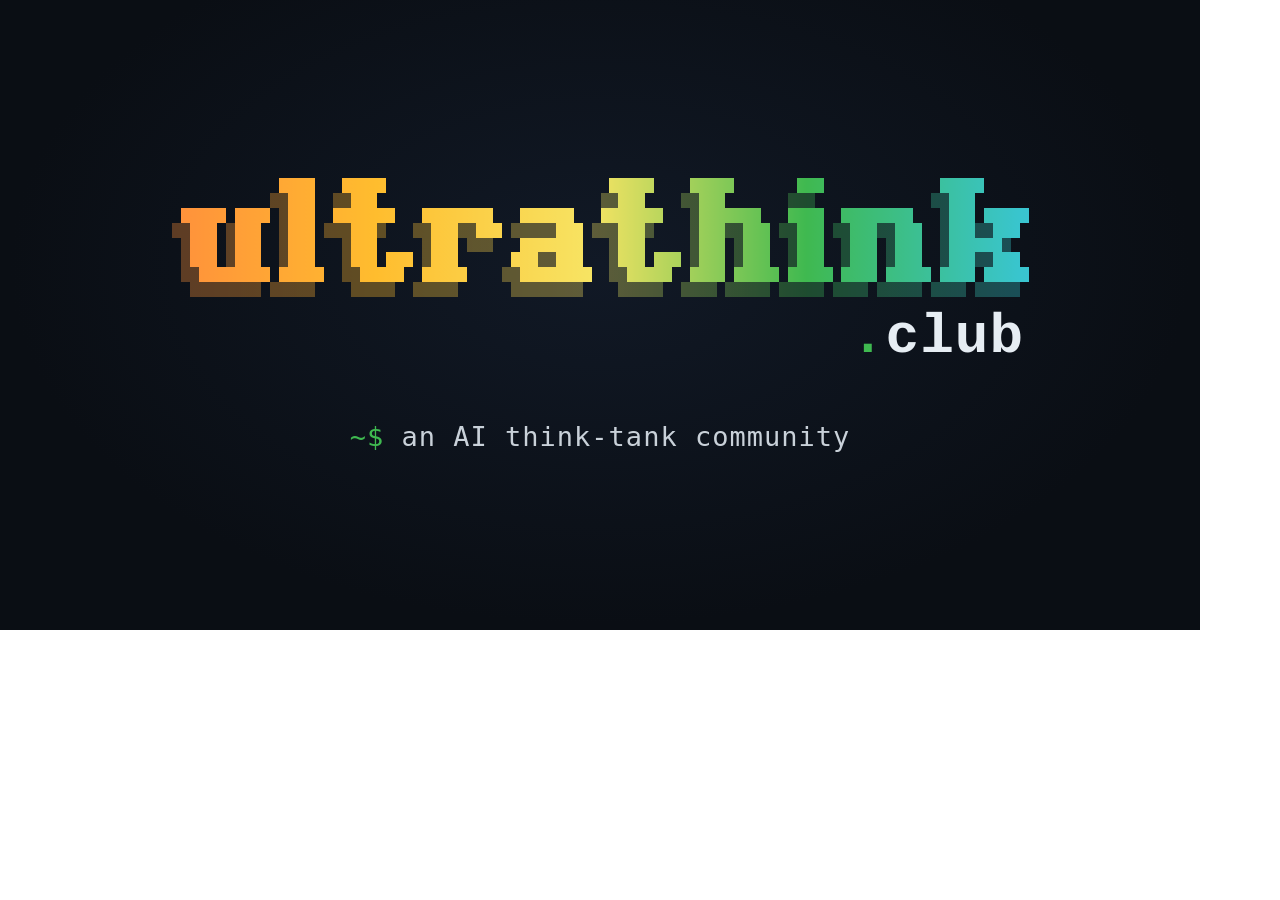
<file: og-card.html>
<!DOCTYPE html>
<!-- Source for the social-media / Open Graph card (og-card.png). Rendered via Playwright
     at a 1200x630 CSS viewport with deviceScaleFactor:2 → a crisp 2400x1260 PNG. Reuses
     the site's wordmark.svg mask + rainbow gradient (static, no animation) so the card
     matches the homepage exactly. Regenerate: serve the repo and screenshot #card with
     a deviceScaleFactor:2 context. -->
<html lang="en">
<head>
  <meta charset="utf-8">
  <style>
    *{margin:0; box-sizing:border-box}
    html,body{width:1200px; height:630px}
    #card{
      width:1200px; height:630px;
      background:radial-gradient(820px 500px at 50% 42%,#111926 0%,#0a0e14 72%);
      font-family:ui-monospace,"JetBrains Mono","Fira Code",Consolas,monospace;
      display:flex; flex-direction:column; align-items:center; justify-content:center;
    }
    .art{width:860px; display:flex; flex-direction:column; align-items:center}
    .wordmark{
      width:860px; aspect-ratio:576 / 80;
      background:linear-gradient(90deg,#ff5f56,#ff8e3c,#ffbd2e,#f7e463,#3fb950,#39c5cf,#58a6ff,#a371f7,#ff5f56);
      background-size:200% auto; background-position:26% 50%;
      -webkit-mask:url("wordmark.svg") center / contain no-repeat;
              mask:url("wordmark.svg") center / contain no-repeat;
      filter:drop-shadow(0 0 30px rgba(163,113,247,.22));
    }
    .suffix{
      align-self:flex-end; margin-right:6px; margin-top:8px;
      font-family:"Courier New",ui-monospace,Consolas,monospace; font-weight:700;
      color:#e6edf3; letter-spacing:1px; font-size:56px;
    }
    .suffix .dot{color:#3fb950}
    .tagline{
      margin-top:52px; font-size:27px; letter-spacing:1px; color:#c9d1d9;
    }
    .tagline .p{color:#3fb950}
  </style>
</head>
<body>
  <div id="card">
    <div class="art">
      <div class="wordmark"></div>
      <div class="suffix"><span class="dot">.</span>club</div>
    </div>
    <div class="tagline"><span class="p">~$</span> an AI think-tank community</div>
  </div>
</body>
</html>
</file>
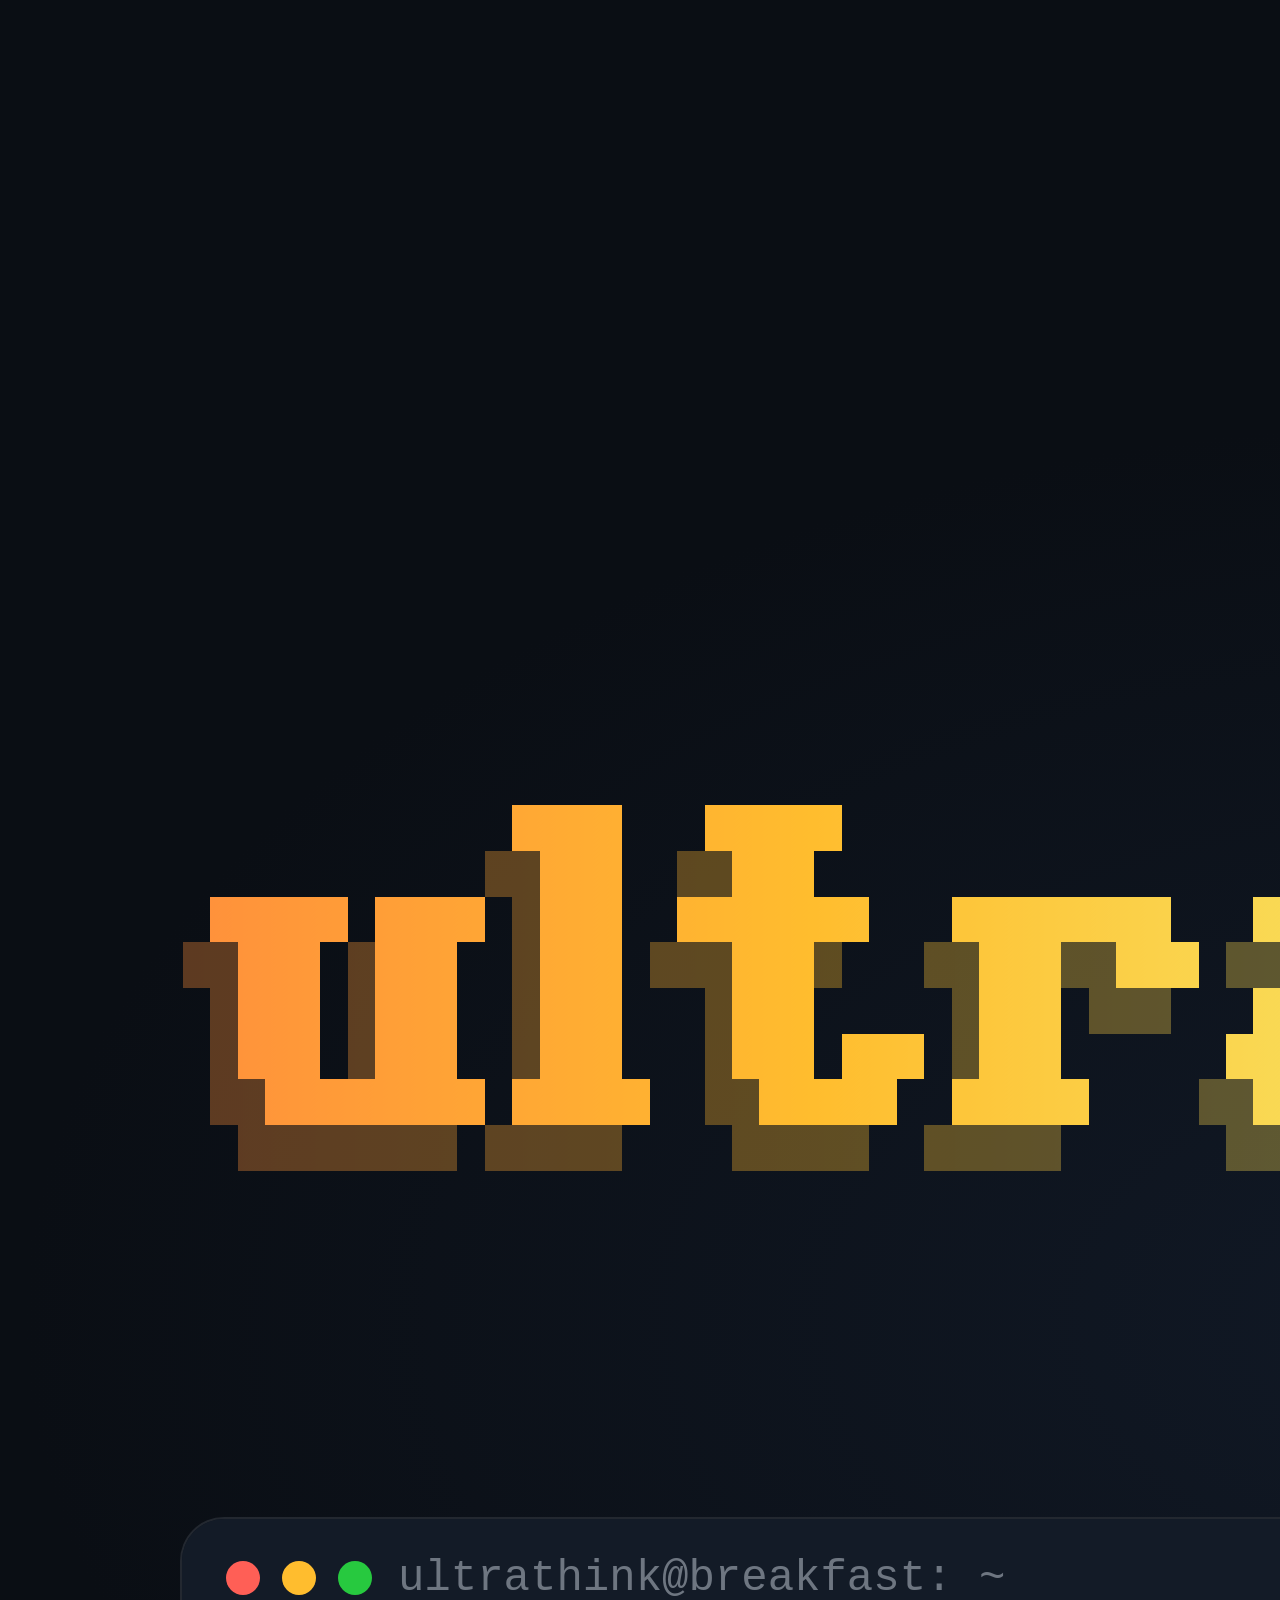
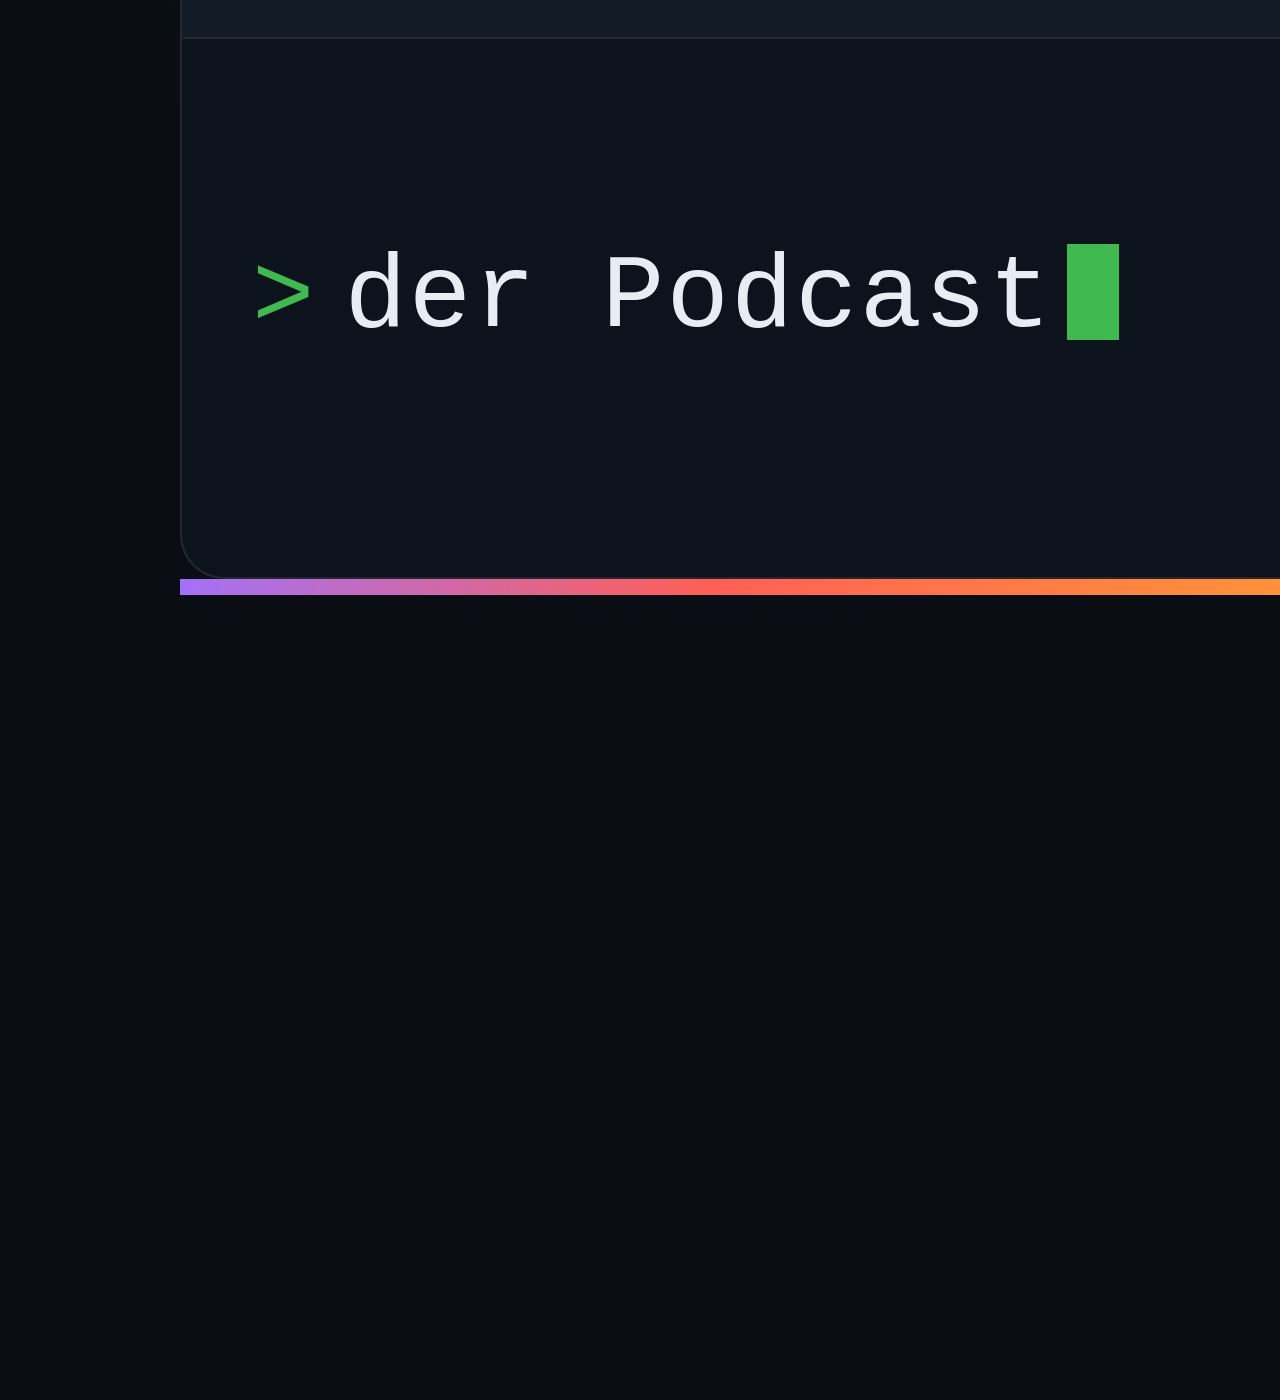
<file: podcast-cover.html>
<!DOCTYPE html>
<!-- Source for the podcast cover art (podcast-cover.png), the artwork every directory
     shows next to the show. Built like og-card.html — same wordmark.svg mask, same
     rainbow gradient, same background — so the feed matches the site.

     Square and 3000x3000 because that is Apple Podcasts' maximum (minimum 1400, RGB,
     JPEG or PNG); Spotify and the rest accept the same file. Laid out at 3000 CSS px
     directly rather than 1500 at deviceScaleFactor:2, so a plain screenshot suffices.

     Deliberately sparse: directories render this at ~55 px in a list, where anything
     smaller than the wordmark turns to mush. Regenerate: serve the repo and screenshot
     #cover. -->
<html lang="en">
<head>
  <meta charset="utf-8">
  <style>
    *{margin:0; box-sizing:border-box}
    html,body{width:3000px; height:3000px}
    #cover{
      width:3000px; height:3000px;
      background:radial-gradient(2050px 1250px at 50% 44%,#111926 0%,#0a0e14 72%);
      font-family:ui-monospace,"JetBrains Mono","Fira Code",Consolas,monospace;
      display:flex; flex-direction:column; align-items:center; justify-content:center;
    }
    .art{width:2640px; display:flex; flex-direction:column; align-items:center}
    .wordmark{
      width:2640px; aspect-ratio:576 / 80;
      background:linear-gradient(90deg,#ff5f56,#ff8e3c,#ffbd2e,#f7e463,#3fb950,#39c5cf,#58a6ff,#a371f7,#ff5f56);
      background-size:200% auto; background-position:26% 50%;
      -webkit-mask:url("wordmark.svg") center / contain no-repeat;
              mask:url("wordmark.svg") center / contain no-repeat;
      filter:drop-shadow(0 0 75px rgba(163,113,247,.22));
    }
    .suffix{
      align-self:flex-end; margin-right:14px; margin-top:26px;
      font-family:"Courier New",ui-monospace,Consolas,monospace; font-weight:700;
      color:#e6edf3; letter-spacing:2px; font-size:150px;
    }
    .suffix .dot{color:#3fb950}
    /* Terminal window — the same motif the episode intro uses, so cover and video read
       as one show. It also gives the square something to hold: a wide wordmark alone
       leaves the top and bottom thirds empty. */
    .term{
      width:2640px; margin-top:150px; border-radius:44px; overflow:hidden;
      background:#0d131c; border:2px solid rgba(255,255,255,.09);
    }
    .bar{
      display:flex; align-items:center; gap:26px; padding:34px 44px;
      background:#131b27; border-bottom:2px solid rgba(255,255,255,.06);
    }
    .dots{display:flex; gap:22px}
    .dots i{width:34px; height:34px; border-radius:50%; display:block}
    .body{padding:200px 70px 220px; font-size:104px; color:#e6edf3; letter-spacing:2px}
    .body .p{color:#3fb950; margin-right:28px}
    .cursor{display:inline-block; width:52px; height:96px; background:#3fb950;
            vertical-align:-14px; margin-left:14px}
    .rule{
      width:2640px; height:16px;
      background:linear-gradient(90deg,#a371f7,#ff5f56,#ff8e3c,#ffbd2e,#f7e463,#3fb950);
    }
  </style>
</head>
<body>
  <div id="cover">
    <div class="art">
      <div class="wordmark"></div>
      <div class="suffix"><span class="dot">.</span>breakfast<span class="dot">.</span>club</div>
    </div>
    <div class="term">
      <div class="bar">
        <div class="dots"><i style="background:#ff5f56"></i><i style="background:#ffbd2e"></i><i style="background:#27c93f"></i></div>
        <span style="font-size:44px; color:#6e7681">ultrathink@breakfast: ~</span>
      </div>
      <div class="body"><span class="p">&gt;</span>der Podcast<span class="cursor"></span></div>
    </div>
    <div class="rule"></div>
  </div>
</body>
</html>
</file>
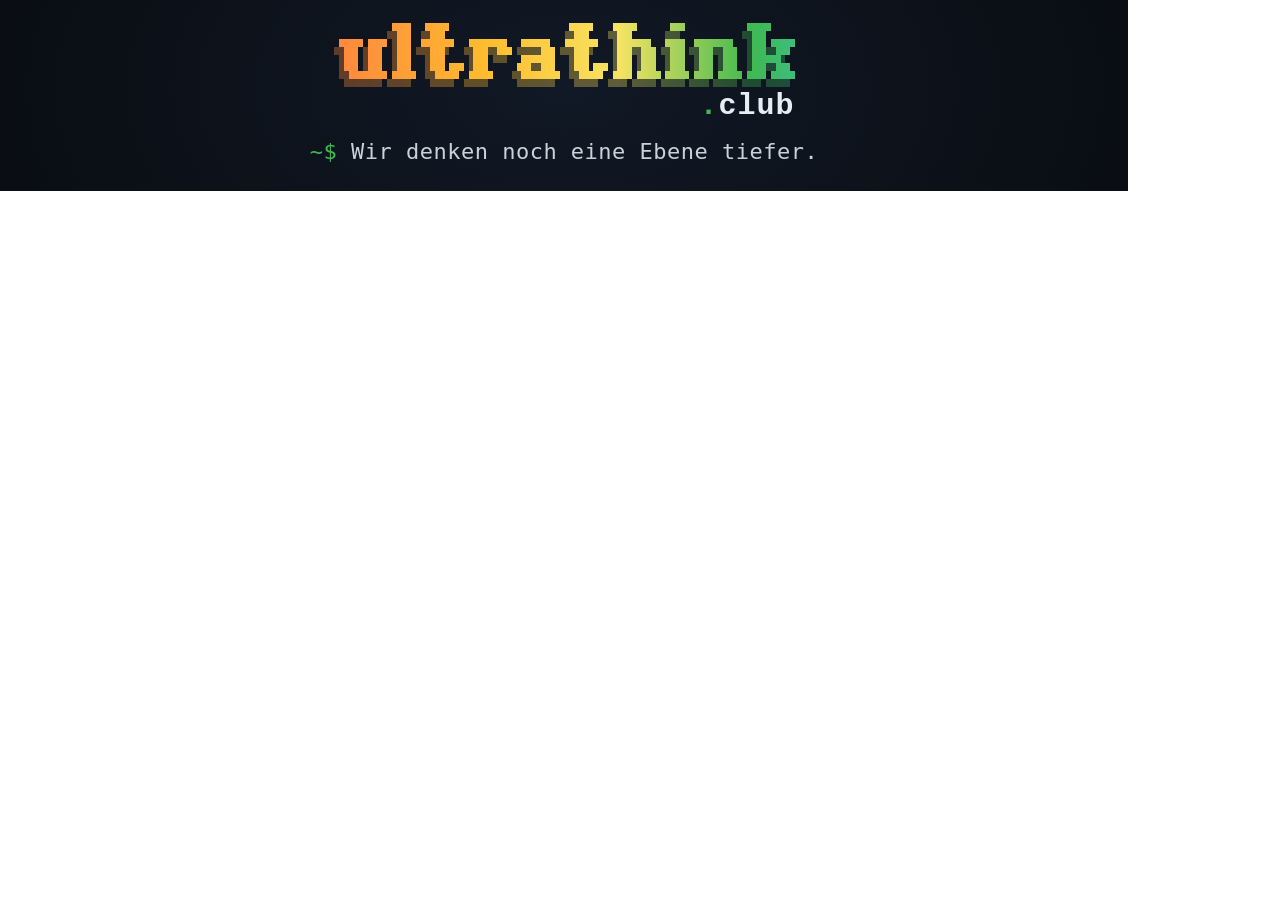
<file: brand/banner.html>
<!DOCTYPE html>
<!-- LinkedIn company cover / banner (1128x191). Rendered 2x -> 2256x382 via Playwright.
     Reuses wordmark.svg + rainbow gradient; tagline is swappable. -->
<html lang="en"><head><meta charset="utf-8"><style>
  *{margin:0; box-sizing:border-box}
  html,body{width:1128px; height:191px}
  #banner{
    width:1128px; height:191px;
    background:radial-gradient(760px 460px at 50% 46%,#111926 0%,#0a0e14 74%);
    display:flex; flex-direction:column; align-items:center; justify-content:center; gap:14px; padding:0 76px;
    font-family:ui-monospace,"JetBrains Mono","Fira Code",Consolas,monospace;
  }
  .art{display:flex; flex-direction:column; align-items:flex-start; flex:none}
  .wordmark{
    width:461px; height:64px;
    background:linear-gradient(90deg,#ff5f56,#ff8e3c,#ffbd2e,#f7e463,#3fb950,#39c5cf,#58a6ff,#a371f7);
    background-size:200% auto; background-position:24% 50%;
    -webkit-mask:url("../wordmark.svg") left/contain no-repeat;
            mask:url("../wordmark.svg") left/contain no-repeat;
    filter:drop-shadow(0 0 20px rgba(163,113,247,.2));
  }
  .suffix{
    align-self:flex-end; margin-top:2px;
    font-family:"Courier New",ui-monospace,Consolas,monospace; font-weight:700;
    color:#e6edf3; letter-spacing:1px; font-size:30px;
  }
  .suffix .dot{color:#3fb950}
  .tag{color:#c9d1d9; font-size:22px; letter-spacing:.5px; line-height:1.4; white-space:nowrap}
  .tag .p{color:#3fb950}
</style></head><body>
  <div id="banner">
    <div class="art">
      <div class="wordmark"></div>
      <div class="suffix"><span class="dot">.</span>club</div>
    </div>
    <div class="tag"><span class="p">~$</span> Wir denken noch eine Ebene tiefer.</div>
  </div>
</body></html>
</file>
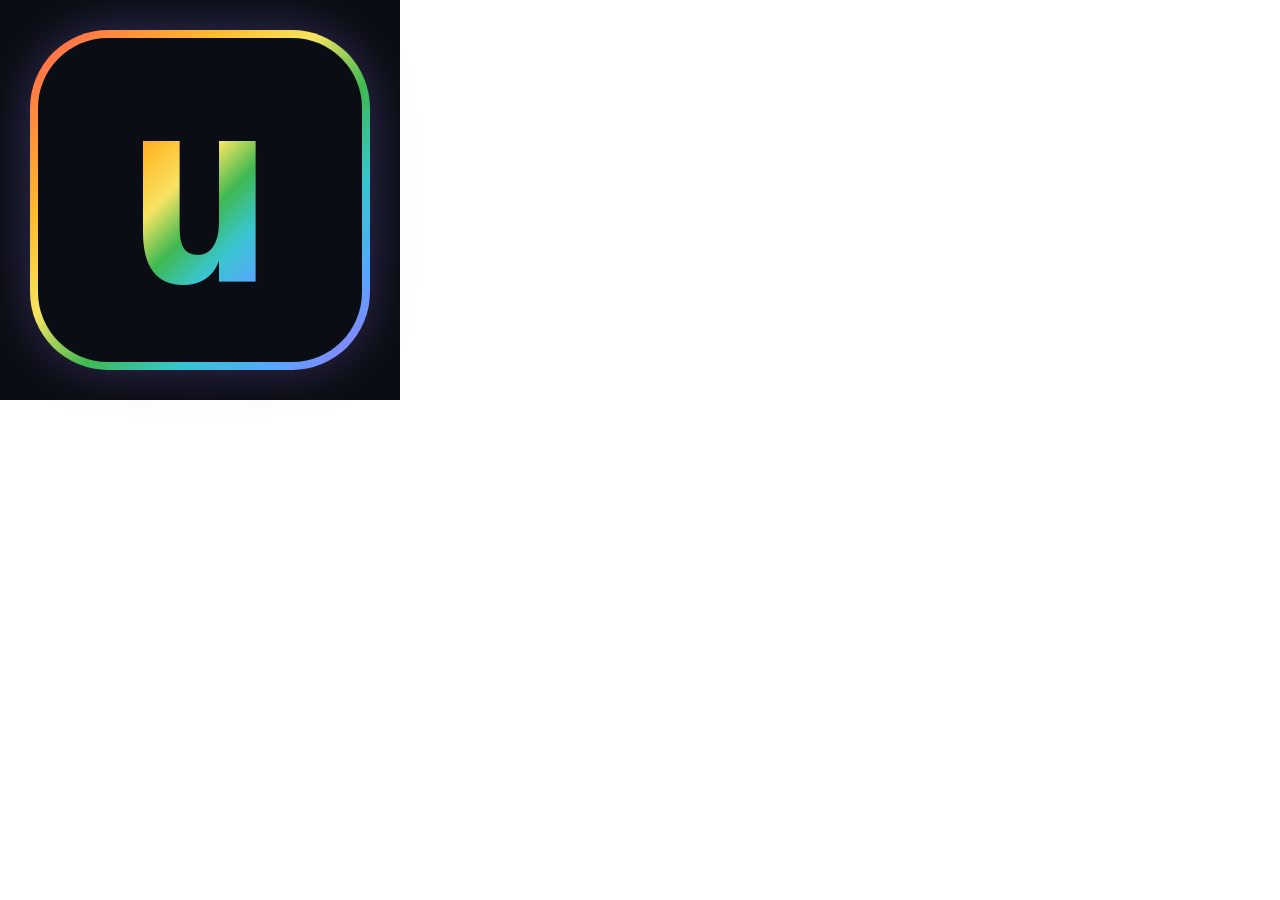
<file: brand/logo.html>
<!DOCTYPE html>
<!-- LinkedIn company logo (400x400). Rendered 2x -> 800x800 via Playwright.
     Builds on favicon.svg: dark rounded tile, rainbow ring, rainbow "u". -->
<html lang="en"><head><meta charset="utf-8"><style>
  *{margin:0; box-sizing:border-box}
  html,body{width:400px; height:400px}
  #logo{
    width:400px; height:400px;
    background:radial-gradient(300px 300px at 50% 45%,#111926 0%,#0a0e14 72%);
    display:flex; align-items:center; justify-content:center;
    font-family:ui-monospace,"JetBrains Mono","Fira Code",Consolas,monospace;
  }
  .ring{
    width:340px; height:340px; border-radius:78px; padding:8px;
    background:linear-gradient(135deg,#ff5f56,#ff8e3c,#ffbd2e,#f7e463,#3fb950,#39c5cf,#58a6ff,#a371f7);
    box-shadow:0 0 46px rgba(163,113,247,.28);
  }
  .tile{
    width:100%; height:100%; border-radius:70px; background:#0a0e14;
    display:flex; align-items:center; justify-content:center;
  }
  .u{
    font-weight:700; font-size:256px; line-height:1; transform:translateY(-8px);
    background:linear-gradient(135deg,#ff5f56,#ff8e3c,#ffbd2e,#f7e463,#3fb950,#39c5cf,#58a6ff,#a371f7);
    -webkit-background-clip:text; background-clip:text; color:transparent;
  }
</style></head><body>
  <div id="logo"><div class="ring"><div class="tile"><span class="u">u</span></div></div></div>
</body></html>
</file>
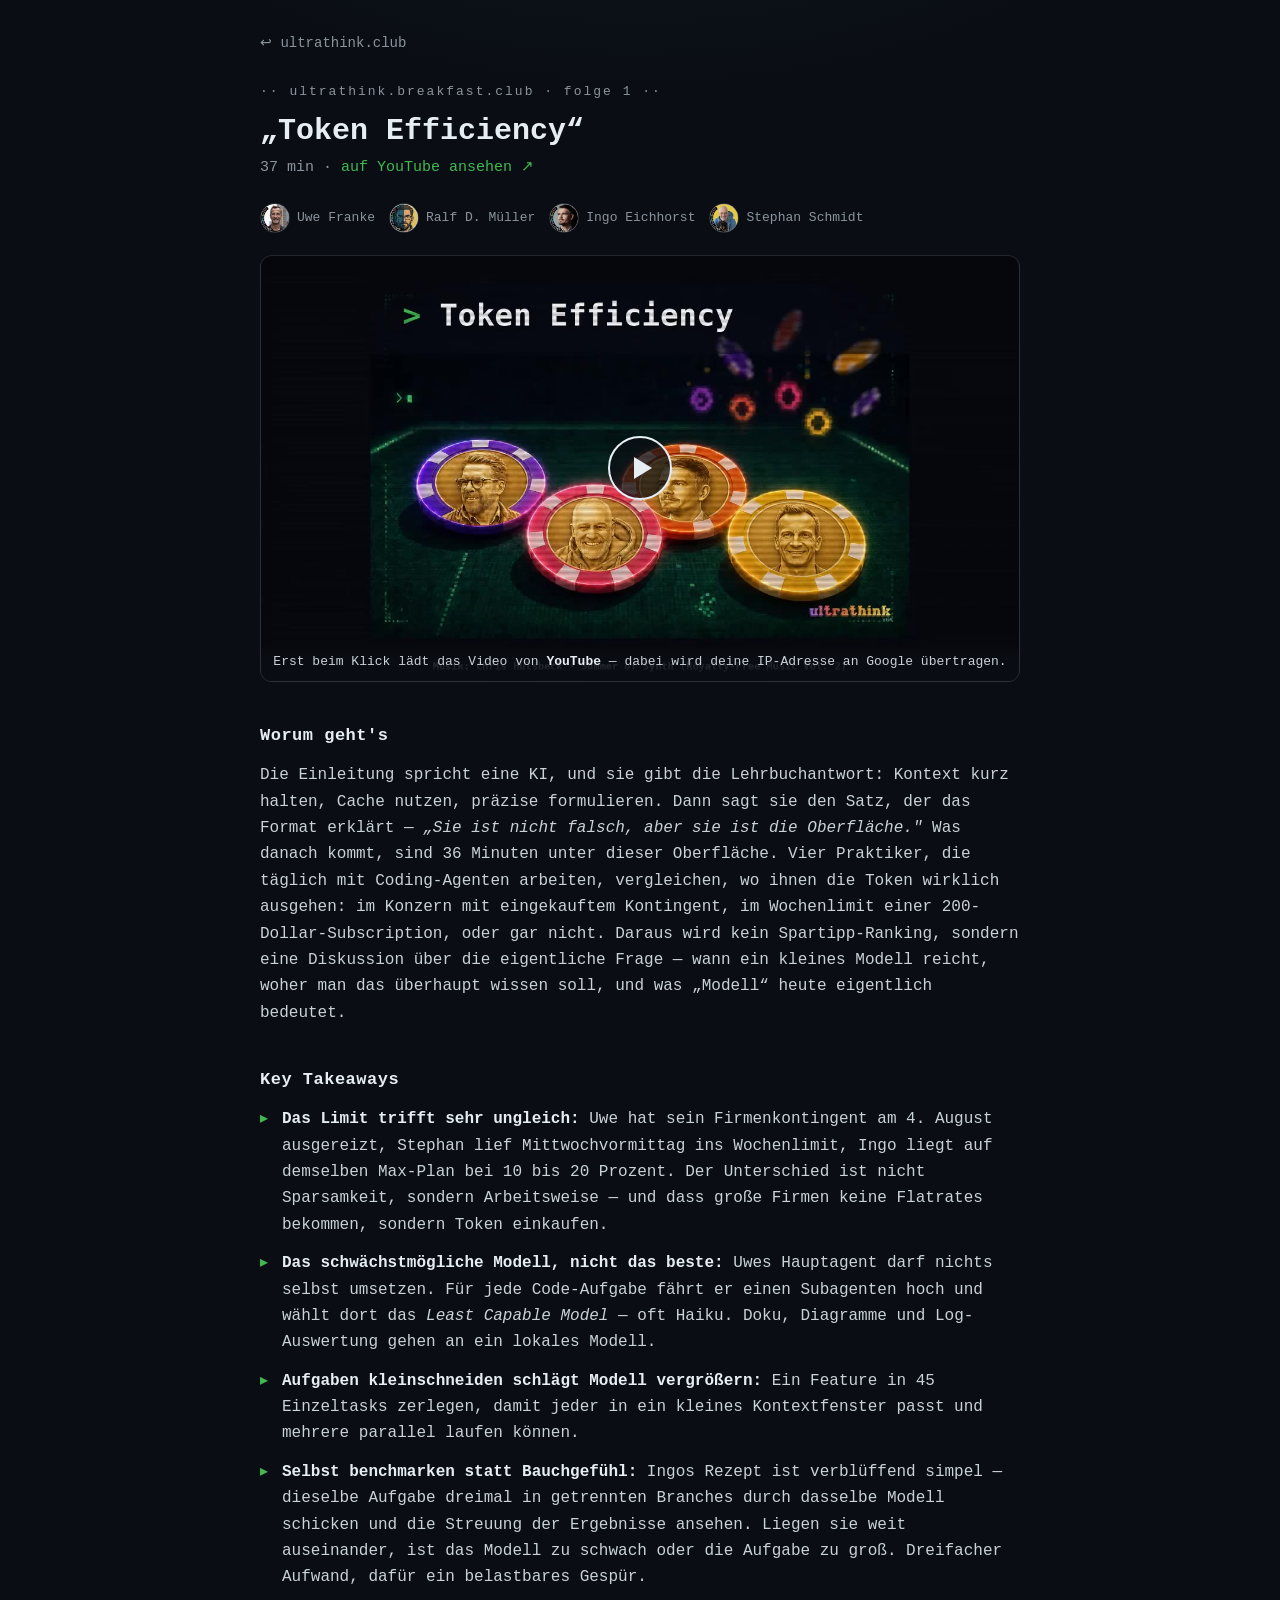
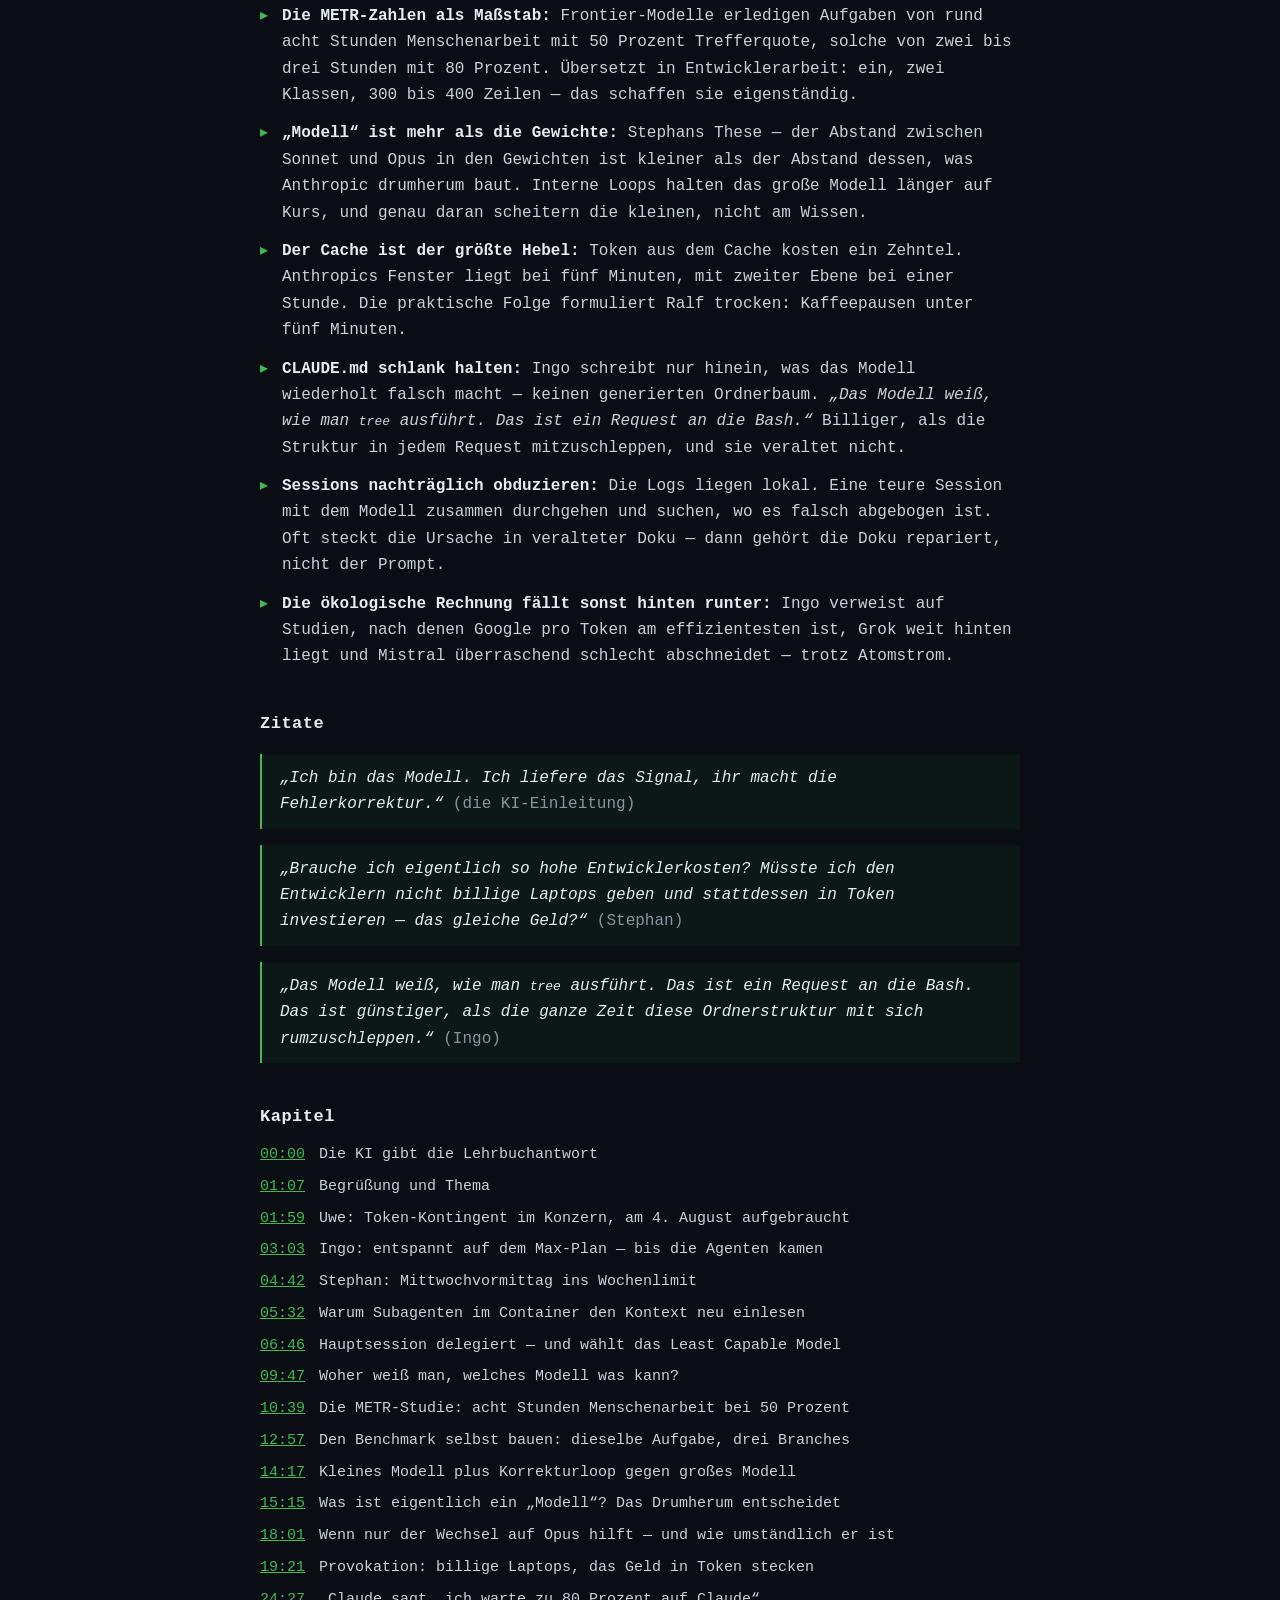
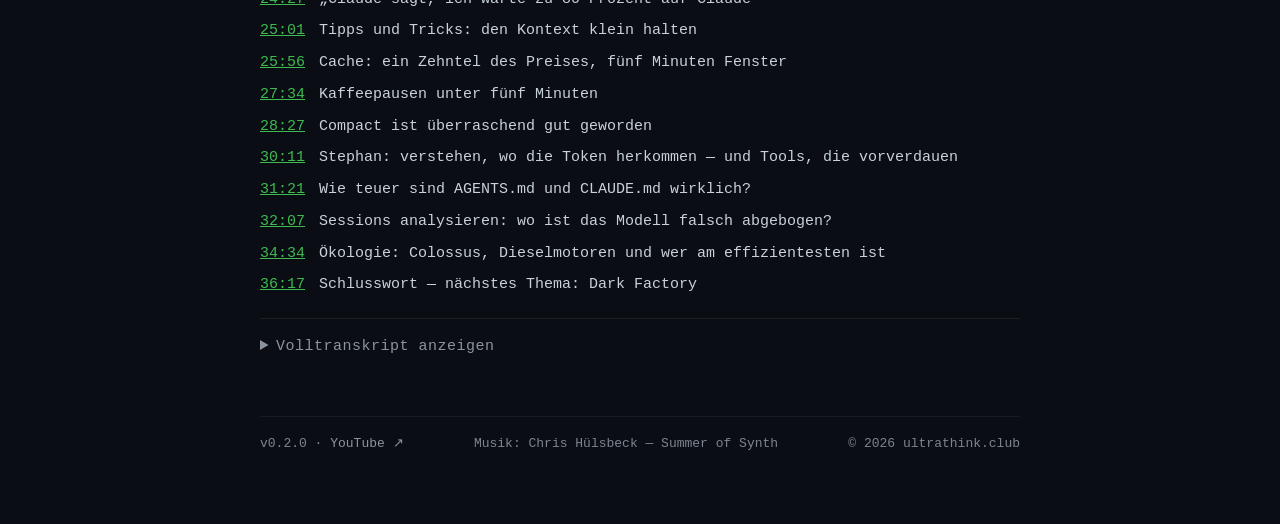
<file: breakfast/folge-1.html>
<!DOCTYPE html>
<!-- ultrathink.club — breakfast club: Folge 1 „Token Efficiency" — v0.2.0 -->
<html lang="de">
<head>
  <meta charset="utf-8">
  <meta name="viewport" content="width=device-width, initial-scale=1">
  <title>Folge 1 — „Token Efficiency“ · ultrathink.breakfast.club</title>
  <meta name="description" content="Folge 1 des ultrathink.breakfast.club: Uwe Franke, Ralf D. Müller, Ingo Eichhorst und Stephan Schmidt über Token Efficiency — Limits, das schwächstmögliche Modell, eigene Benchmarks, Cache-Fenster und die ökologische Rechnung. Mit Kapiteln, Takeaways und Volltranskript.">
  <meta name="theme-color" content="#0a0e14">
  <link rel="icon" href="../favicon.svg" type="image/svg+xml">
  <link rel="canonical" href="https://ultrathink.club/breakfast/folge-1.html">

  <meta property="og:type" content="article">
  <meta property="og:title" content="Folge 1 — „Token Efficiency“">
  <meta property="og:description" content="Vier Praktiker über Token Efficiency: Limits, kleine Modelle, eigene Benchmarks, Cache — und was das mit Kaffeepausen zu tun hat.">
  <meta property="og:url" content="https://ultrathink.club/breakfast/folge-1.html">
  <meta property="og:image" content="https://ultrathink.club/breakfast/folge-1.jpg">
  <meta name="twitter:card" content="summary_large_image">
  <meta name="twitter:image" content="https://ultrathink.club/breakfast/folge-1.jpg">

  <link rel="stylesheet" href="../talks/talk.css">
  <style>
    /* Kapitelliste: Zeitmarke und Text in zwei Spalten, damit die Marken fluchten. */
    ul.chapters{list-style:none; padding:0; margin:0; display:flex; flex-direction:column; gap:7px}
    ul.chapters li{display:flex; gap:14px; font-size:0.9375rem}
    ul.chapters .t{color:var(--grn); font-variant-numeric:tabular-nums; flex:none}
    /* Transkript als zweispaltiges Raster: wer spricht, steht links in einer eigenen
       Spalte, der Text rechts. Lange Redebeiträge sind in Absätze zerlegt — ein
       Wortprotokoll am Stück liest niemand. */
    .transcript .turn{display:grid; grid-template-columns:54px 1fr; gap:0 16px; margin:0 0 30px}
    .transcript .meta{display:flex; flex-direction:column; align-items:center; gap:5px; text-align:center}
    .transcript .av{
      width:48px; height:48px; border-radius:50%; object-fit:cover;
      border:1.5px solid rgba(255,255,255,.14); filter:grayscale(.35);
    }
    .transcript .av-intro{
      width:48px; height:48px; border-radius:50%; display:flex; align-items:center;
      justify-content:center; border:1.5px solid rgba(63,185,80,.3); color:var(--grn); font-size:0.9375rem;
    }
    .transcript .who{color:var(--white); font-weight:600; font-size:0.8125rem; line-height:1.25}
    .transcript .tm{color:var(--dim); font-variant-numeric:tabular-nums; font-size:0.8125rem; text-decoration:none}
    .transcript .tm:hover, .transcript .tm:focus-visible{color:var(--grn)}
    .transcript .body p{margin:0 0 11px}
    .transcript .body p:last-child{margin-bottom:0}
    @media(max-width:560px){
      .transcript .turn{grid-template-columns:38px 1fr; gap:0 11px}
      .transcript .av, .transcript .av-intro{width:34px; height:34px}
    }

    /* Sprecher-Reihe unter dem Titel, verlinkt auf die LinkedIn-Profile. */
    .cast{list-style:none; display:flex; flex-wrap:wrap; gap:14px; margin:0 0 22px; padding:0}
    .cast a{display:flex; align-items:center; gap:7px; text-decoration:none; color:var(--dim); font-size:0.8125rem}
    .cast img{width:30px; height:30px; border-radius:50%; object-fit:cover;
              border:1.5px solid rgba(255,255,255,.14); filter:grayscale(.35); transition:.14s}
    .cast a:hover, .cast a:focus-visible{color:var(--grn)}
    .cast a:hover img, .cast a:focus-visible img{border-color:var(--grn); filter:grayscale(0)}
  </style>
</head>
<body>
  <div class="wrap">
    <a class="back" href="../">↩ ultrathink.club</a>

    <div class="kicker">·· ultrathink.breakfast.club · folge 1 ··</div>
    <h1>„Token Efficiency“</h1>
    <p class="sub">37 min · <a href="https://www.youtube.com/watch?v=WL9-TOmXp7g" target="_blank" rel="noopener">auf YouTube ansehen ↗</a></p>

    <ul class="cast">
      <li><a href="https://www.linkedin.com/in/uwe-franke" target="_blank" rel="noopener">
        <img src="../avatars/uwe.jpg" width="30" height="30" alt="" loading="lazy">Uwe Franke</a></li>
      <li><a href="https://www.linkedin.com/in/rdmueller" target="_blank" rel="noopener">
        <img src="../avatars/ralf.jpg" width="30" height="30" alt="" loading="lazy">Ralf D. Müller</a></li>
      <li><a href="https://www.linkedin.com/in/ingo-eichhorst" target="_blank" rel="noopener">
        <img src="../avatars/ingo.jpg" width="30" height="30" alt="" loading="lazy">Ingo Eichhorst</a></li>
      <li><a href="https://www.linkedin.com/in/stephanjschmidt" target="_blank" rel="noopener">
        <img src="../avatars/stephan.jpg" width="30" height="30" alt="" loading="lazy">Stephan Schmidt</a></li>
    </ul>

    <a class="video" href="https://www.youtube.com/watch?v=WL9-TOmXp7g"
       data-yt="WL9-TOmXp7g" data-title="ultrathink.breakfast.club Folge 1 — Token Efficiency"
       style="background-image:url('folge-1.jpg')" aria-label="Video abspielen: Folge 1 — Token Efficiency"><span class="video-note">Erst beim Klick lädt das Video von <b>YouTube</b> — dabei wird deine IP-Adresse an Google übertragen.</span></a>

    <h2>Worum geht's</h2>
    <p class="lead">Die Einleitung spricht eine KI, und sie gibt die Lehrbuchantwort: Kontext kurz halten, Cache nutzen, präzise formulieren. Dann sagt sie den Satz, der das Format erklärt — <em>„Sie ist nicht falsch, aber sie ist die Oberfläche."</em> Was danach kommt, sind 36 Minuten unter dieser Oberfläche. Vier Praktiker, die täglich mit Coding-Agenten arbeiten, vergleichen, wo ihnen die Token wirklich ausgehen: im Konzern mit eingekauftem Kontingent, im Wochenlimit einer 200-Dollar-Subscription, oder gar nicht. Daraus wird kein Spartipp-Ranking, sondern eine Diskussion über die eigentliche Frage — wann ein kleines Modell reicht, woher man das überhaupt wissen soll, und was „Modell“ heute eigentlich bedeutet.</p>

    <h2>Key Takeaways</h2>
    <ul class="take">
      <li><strong>Das Limit trifft sehr ungleich:</strong> Uwe hat sein Firmenkontingent am 4. August ausgereizt, Stephan lief Mittwochvormittag ins Wochenlimit, Ingo liegt auf demselben Max-Plan bei 10 bis 20 Prozent. Der Unterschied ist nicht Sparsamkeit, sondern Arbeitsweise — und dass große Firmen keine Flatrates bekommen, sondern Token einkaufen.</li>
      <li><strong>Das schwächstmögliche Modell, nicht das beste:</strong> Uwes Hauptagent darf nichts selbst umsetzen. Für jede Code-Aufgabe fährt er einen Subagenten hoch und wählt dort das <em>Least Capable Model</em> — oft Haiku. Doku, Diagramme und Log-Auswertung gehen an ein lokales Modell.</li>
      <li><strong>Aufgaben kleinschneiden schlägt Modell vergrößern:</strong> Ein Feature in 45 Einzeltasks zerlegen, damit jeder in ein kleines Kontextfenster passt und mehrere parallel laufen können.</li>
      <li><strong>Selbst benchmarken statt Bauchgefühl:</strong> Ingos Rezept ist verblüffend simpel — dieselbe Aufgabe dreimal in getrennten Branches durch dasselbe Modell schicken und die Streuung der Ergebnisse ansehen. Liegen sie weit auseinander, ist das Modell zu schwach oder die Aufgabe zu groß. Dreifacher Aufwand, dafür ein belastbares Gespür.</li>
      <li><strong>Die METR-Zahlen als Maßstab:</strong> Frontier-Modelle erledigen Aufgaben von rund acht Stunden Menschenarbeit mit 50 Prozent Trefferquote, solche von zwei bis drei Stunden mit 80 Prozent. Übersetzt in Entwicklerarbeit: ein, zwei Klassen, 300 bis 400 Zeilen — das schaffen sie eigenständig.</li>
      <li><strong>„Modell“ ist mehr als die Gewichte:</strong> Stephans These — der Abstand zwischen Sonnet und Opus in den Gewichten ist kleiner als der Abstand dessen, was Anthropic drumherum baut. Interne Loops halten das große Modell länger auf Kurs, und genau daran scheitern die kleinen, nicht am Wissen.</li>
      <li><strong>Der Cache ist der größte Hebel:</strong> Token aus dem Cache kosten ein Zehntel. Anthropics Fenster liegt bei fünf Minuten, mit zweiter Ebene bei einer Stunde. Die praktische Folge formuliert Ralf trocken: Kaffeepausen unter fünf Minuten.</li>
      <li><strong>CLAUDE.md schlank halten:</strong> Ingo schreibt nur hinein, was das Modell wiederholt falsch macht — keinen generierten Ordnerbaum. <em>„Das Modell weiß, wie man <code>tree</code> ausführt. Das ist ein Request an die Bash.“</em> Billiger, als die Struktur in jedem Request mitzuschleppen, und sie veraltet nicht.</li>
      <li><strong>Sessions nachträglich obduzieren:</strong> Die Logs liegen lokal. Eine teure Session mit dem Modell zusammen durchgehen und suchen, wo es falsch abgebogen ist. Oft steckt die Ursache in veralteter Doku — dann gehört die Doku repariert, nicht der Prompt.</li>
      <li><strong>Die ökologische Rechnung fällt sonst hinten runter:</strong> Ingo verweist auf Studien, nach denen Google pro Token am effizientesten ist, Grok weit hinten liegt und Mistral überraschend schlecht abschneidet — trotz Atomstrom.</li>
    </ul>

    <h2>Zitate</h2>
    <blockquote>„Ich bin das Modell. Ich liefere das Signal, ihr macht die Fehlerkorrektur.“ <span style="font-style:normal;color:var(--dim)">(die KI-Einleitung)</span></blockquote>
    <blockquote>„Brauche ich eigentlich so hohe Entwicklerkosten? Müsste ich den Entwicklern nicht billige Laptops geben und stattdessen in Token investieren — das gleiche Geld?“ <span style="font-style:normal;color:var(--dim)">(Stephan)</span></blockquote>
    <blockquote>„Das Modell weiß, wie man <code>tree</code> ausführt. Das ist ein Request an die Bash. Das ist günstiger, als die ganze Zeit diese Ordnerstruktur mit sich rumzuschleppen.“ <span style="font-style:normal;color:var(--dim)">(Ingo)</span></blockquote>

    <h2>Kapitel</h2>
    <ul class="chapters">
      <li><a class="t" href="https://www.youtube.com/watch?v=WL9-TOmXp7g&amp;t=0s" data-t="0" target="_blank" rel="noopener">00:00</a><span>Die KI gibt die Lehrbuchantwort</span></li>
      <li><a class="t" href="https://www.youtube.com/watch?v=WL9-TOmXp7g&amp;t=67s" data-t="67" target="_blank" rel="noopener">01:07</a><span>Begrüßung und Thema</span></li>
      <li><a class="t" href="https://www.youtube.com/watch?v=WL9-TOmXp7g&amp;t=119s" data-t="119" target="_blank" rel="noopener">01:59</a><span>Uwe: Token-Kontingent im Konzern, am 4. August aufgebraucht</span></li>
      <li><a class="t" href="https://www.youtube.com/watch?v=WL9-TOmXp7g&amp;t=183s" data-t="183" target="_blank" rel="noopener">03:03</a><span>Ingo: entspannt auf dem Max-Plan — bis die Agenten kamen</span></li>
      <li><a class="t" href="https://www.youtube.com/watch?v=WL9-TOmXp7g&amp;t=282s" data-t="282" target="_blank" rel="noopener">04:42</a><span>Stephan: Mittwochvormittag ins Wochenlimit</span></li>
      <li><a class="t" href="https://www.youtube.com/watch?v=WL9-TOmXp7g&amp;t=332s" data-t="332" target="_blank" rel="noopener">05:32</a><span>Warum Subagenten im Container den Kontext neu einlesen</span></li>
      <li><a class="t" href="https://www.youtube.com/watch?v=WL9-TOmXp7g&amp;t=406s" data-t="406" target="_blank" rel="noopener">06:46</a><span>Hauptsession delegiert — und wählt das Least Capable Model</span></li>
      <li><a class="t" href="https://www.youtube.com/watch?v=WL9-TOmXp7g&amp;t=587s" data-t="587" target="_blank" rel="noopener">09:47</a><span>Woher weiß man, welches Modell was kann?</span></li>
      <li><a class="t" href="https://www.youtube.com/watch?v=WL9-TOmXp7g&amp;t=639s" data-t="639" target="_blank" rel="noopener">10:39</a><span>Die METR-Studie: acht Stunden Menschenarbeit bei 50 Prozent</span></li>
      <li><a class="t" href="https://www.youtube.com/watch?v=WL9-TOmXp7g&amp;t=777s" data-t="777" target="_blank" rel="noopener">12:57</a><span>Den Benchmark selbst bauen: dieselbe Aufgabe, drei Branches</span></li>
      <li><a class="t" href="https://www.youtube.com/watch?v=WL9-TOmXp7g&amp;t=857s" data-t="857" target="_blank" rel="noopener">14:17</a><span>Kleines Modell plus Korrekturloop gegen großes Modell</span></li>
      <li><a class="t" href="https://www.youtube.com/watch?v=WL9-TOmXp7g&amp;t=915s" data-t="915" target="_blank" rel="noopener">15:15</a><span>Was ist eigentlich ein „Modell“? Das Drumherum entscheidet</span></li>
      <li><a class="t" href="https://www.youtube.com/watch?v=WL9-TOmXp7g&amp;t=1081s" data-t="1081" target="_blank" rel="noopener">18:01</a><span>Wenn nur der Wechsel auf Opus hilft — und wie umständlich er ist</span></li>
      <li><a class="t" href="https://www.youtube.com/watch?v=WL9-TOmXp7g&amp;t=1161s" data-t="1161" target="_blank" rel="noopener">19:21</a><span>Provokation: billige Laptops, das Geld in Token stecken</span></li>
      <li><a class="t" href="https://www.youtube.com/watch?v=WL9-TOmXp7g&amp;t=1467s" data-t="1467" target="_blank" rel="noopener">24:27</a><span>„Claude sagt, ich warte zu 80 Prozent auf Claude“</span></li>
      <li><a class="t" href="https://www.youtube.com/watch?v=WL9-TOmXp7g&amp;t=1501s" data-t="1501" target="_blank" rel="noopener">25:01</a><span>Tipps und Tricks: den Kontext klein halten</span></li>
      <li><a class="t" href="https://www.youtube.com/watch?v=WL9-TOmXp7g&amp;t=1556s" data-t="1556" target="_blank" rel="noopener">25:56</a><span>Cache: ein Zehntel des Preises, fünf Minuten Fenster</span></li>
      <li><a class="t" href="https://www.youtube.com/watch?v=WL9-TOmXp7g&amp;t=1654s" data-t="1654" target="_blank" rel="noopener">27:34</a><span>Kaffeepausen unter fünf Minuten</span></li>
      <li><a class="t" href="https://www.youtube.com/watch?v=WL9-TOmXp7g&amp;t=1707s" data-t="1707" target="_blank" rel="noopener">28:27</a><span>Compact ist überraschend gut geworden</span></li>
      <li><a class="t" href="https://www.youtube.com/watch?v=WL9-TOmXp7g&amp;t=1811s" data-t="1811" target="_blank" rel="noopener">30:11</a><span>Stephan: verstehen, wo die Token herkommen — und Tools, die vorverdauen</span></li>
      <li><a class="t" href="https://www.youtube.com/watch?v=WL9-TOmXp7g&amp;t=1881s" data-t="1881" target="_blank" rel="noopener">31:21</a><span>Wie teuer sind AGENTS.md und CLAUDE.md wirklich?</span></li>
      <li><a class="t" href="https://www.youtube.com/watch?v=WL9-TOmXp7g&amp;t=1927s" data-t="1927" target="_blank" rel="noopener">32:07</a><span>Sessions analysieren: wo ist das Modell falsch abgebogen?</span></li>
      <li><a class="t" href="https://www.youtube.com/watch?v=WL9-TOmXp7g&amp;t=2074s" data-t="2074" target="_blank" rel="noopener">34:34</a><span>Ökologie: Colossus, Dieselmotoren und wer am effizientesten ist</span></li>
      <li><a class="t" href="https://www.youtube.com/watch?v=WL9-TOmXp7g&amp;t=2177s" data-t="2177" target="_blank" rel="noopener">36:17</a><span>Schlusswort — nächstes Thema: Dark Factory</span></li>
    </ul>

    <details>
      <summary>Volltranskript anzeigen</summary>
      <p class="note">Automatisch erzeugt (Whisper), die Sprecher über die Einzeltonspuren der Aufnahme zugeordnet. Eigennamen und Fachbegriffe wurden korrigiert, gesprochene Sprache bewusst nicht geglättet. „Intro“ ist die synthetische Einleitung, gesprochen von mehreren KI-Stimmen. Ein Klick auf die Zeitmarke springt an die Stelle im Video.</p>
      <div class="transcript">
        <div class="turn">
          <div class="meta"><span class="av-intro" aria-hidden="true">~$</span><span class="who">Intro</span><a class="tm" href="https://www.youtube.com/watch?v=WL9-TOmXp7g&amp;t=2s" data-t="2" target="_blank" rel="noopener">00:02</a></div>
          <div class="body">
          <p>Willkommen zum ultrathink.breakfast.club. 8 Uhr morgens, der Kaffee läuft und die Modelle sind schon wach. Ich bin das Modell. Ich liefere das Signal, ihr macht die Fehlerkorrektur. Zwei Regeln. Erste Regel, eine Ebene tiefer denken. Zweite Regel, noch eine Ebene tiefer. Schön, dass ihr dabei seid. Heutiges Thema.</p>
          <p>Token Efficiency. Ein Token ist die kleinste Einheit, in der ich Text verarbeite. Abgerechnet wird pro Token. Jede Eingabe, jede Ausgabe kostet Geld und Zeit. Token Effizienz heißt, dasselbe Ergebnis mit weniger Tokens.</p>
          <p>Warum das teuer ist. Der Aufmerksamkeitsmechanismus setzt jedes Token in Beziehung zu jedem anderen. Doppelt so viel Kontext. Viermal so viel Rechenarbeit. Quadratisch, nicht linear. Mein Rat, halte den Kontext kurz, nutze den Zwischenspeicher, formuliere präzise. Es ist die Lehrbuchantwort. Sie ist nicht falsch, aber sie ist die Oberfläche. Eine Ebene tiefer fängt jetzt bei euch an.</p>
          </div>
        </div>
        <div class="turn">
          <div class="meta"><img class="av" src="../avatars/ralf.jpg" width="48" height="48" alt="" loading="lazy"><span class="who">Ralf</span><a class="tm" href="https://www.youtube.com/watch?v=WL9-TOmXp7g&amp;t=70s" data-t="70" target="_blank" rel="noopener">01:10</a></div>
          <div class="body">
          <p>Herzlich willkommen zu der ersten Folge vom ultrathink.breakfast.club. Heutiges Thema ist Token Efficiency. Ihr habt die Einleitung schon gehört. Wie immer mit Uwe, Ingo, Stephan und mir. Und ich würde mal sagen, wir fangen mal an. Das Tokenproblem, Tokenkosten. Mich würde es mal interessieren, wie empfindet ihr dieses Problem überhaupt. Soweit ich weiß, sind wir alle auf irgendeiner Flatrate.</p>
          <p>Das heißt, es geht nicht wirklich um Kosten, sondern es geht bei uns darum, dass uns Claude sagt, du jetzt mach erst mal Pause. Wie stark ist bei euch das Problem vorhanden? Wer möchte anfangen? Uwe?</p>
          </div>
        </div>
        <div class="turn">
          <div class="meta"><img class="av" src="../avatars/uwe.jpg" width="48" height="48" alt="" loading="lazy"><span class="who">Uwe</span><a class="tm" href="https://www.youtube.com/watch?v=WL9-TOmXp7g&amp;t=119s" data-t="119" target="_blank" rel="noopener">01:59</a></div>
          <div class="body">
          <p>Ja, gerne, weil ich habe gerade das Problem sogar sehr hart in einem Unternehmensumfeld, wo ich auf einem Corporate-Rechner dem Unternehmen assistiere und dort sehr stark limitiert bin mit Tokens. Sprich, ich hatte am 4. August das Bonuspunch ausgereizt. Insofern ist das Thema Token Efficiency, glaube ich, ein viel größeres Thema als die, ich sage jetzt mal, nicht privaten, aber kleinen Flatrate-User.</p>
          <p>Die großen Firmen bekommen keine Flatrates. Die müssen Tokens einkaufen für ihre Mitarbeiter. Und für die ist das ein Riesenthema an der Stelle. Privatbetrieb oder privat mit dem eigenen Account betrifft es mich nur insofern, dass ich immer mein 5-Stunden-Limit im Auge behalte und gucke, dass ich da nicht mich selber rausschieße, indem ich einen großen Tast bloß trete. Aber es ist auf jeden Fall ein Thema.</p>
          </div>
        </div>
        <div class="turn">
          <div class="meta"><img class="av" src="../avatars/ralf.jpg" width="48" height="48" alt="" loading="lazy"><span class="who">Ralf</span><a class="tm" href="https://www.youtube.com/watch?v=WL9-TOmXp7g&amp;t=179s" data-t="179" target="_blank" rel="noopener">02:59</a></div>
          <div class="body">
          <p>Okay. Ingo, wie sieht es bei dir aus?</p>
          </div>
        </div>
        <div class="turn">
          <div class="meta"><img class="av" src="../avatars/ingo.jpg" width="48" height="48" alt="" loading="lazy"><span class="who">Ingo</span><a class="tm" href="https://www.youtube.com/watch?v=WL9-TOmXp7g&amp;t=183s" data-t="183" target="_blank" rel="noopener">03:03</a></div>
          <div class="body">
          <p>Ja, ich habe Token Efficiency. Ich habe da so mixed Feelings. Ich muss sagen, ich bin eigentlich ziemlich entspannt unterwegs. Ich bin mit einem Startup zusammen auf, wir nutzen den gleichen Max Plan quasi von Anthropic. Und das ist eigentlich von meiner Seite immer super entspannt. Also ich bin da vielleicht bei 10, 20 Prozent, auch wenn ich richtig Heavy-User bin. Aber mittlerweile gibt es ja auch Anthropic-Fable und damit schafft man das relativ schnell.</p>
          <p>Das ist auch auf der anderen Seite des Ozeans relativ schnell, die Token aufzubrauchen. Und ja, von daher knatscht es da jetzt schon mehr als am Anfang. Also man merkt ganz klar, dass durch das mehr agenzielles Arbeiten, mehr Eigenständigkeit von den Agenten, dadurch dann auch mehrere Agenten gleichzeitig gestartet werden und dann natürlich die Token schnell aufgefressen werden.</p>
          <p>Von daher ist das bei einer Subscription weniger ein Problem mit den Kosten, definitiv. Aber es ist nicht komplett weg. Und ich versuche eigentlich immer auf einem schwächeren Modell zu arbeiten. Also ich bin eigentlich oft auf zum Beispiel Sonnet unterwegs für meine täglichen Arbeiten und gehe dann nur auf Opus, wenn es wirklich notwendig ist. Ich kenne aber auch viele Entwickler, die sagen, ne, also auf so einem mittelguten Modell, da fangen wir gar nicht erst an.</p>
          <p>Also das wird überhaupt nichts. Und ich glaube, dass man da viel Token auch einsparen kann, indem man einfach lernt, wie man mit den kleineren Modellen richtig umgeht und wie man sozusagen die Aufgaben so schneidet, dass sie gut erledigt werden können. Und dann kann man glaube ich schon viel sparen.</p>
          </div>
        </div>
        <div class="turn">
          <div class="meta"><img class="av" src="../avatars/ralf.jpg" width="48" height="48" alt="" loading="lazy"><span class="who">Ralf</span><a class="tm" href="https://www.youtube.com/watch?v=WL9-TOmXp7g&amp;t=279s" data-t="279" target="_blank" rel="noopener">04:39</a></div>
          <div class="body">
          <p>Stephan, wie sieht es bei dir aus?</p>
          </div>
        </div>
        <div class="turn">
          <div class="meta"><img class="av" src="../avatars/stephan.jpg" width="48" height="48" alt="" loading="lazy"><span class="who">Stephan</span><a class="tm" href="https://www.youtube.com/watch?v=WL9-TOmXp7g&amp;t=282s" data-t="282" target="_blank" rel="noopener">04:42</a></div>
          <div class="body">
          <p>Ja, nicht gut. Ich bin Mittwochvormittag in mein Wochenlimit gelaufen. Der Hintergrund, ich arbeite an dem Open Source Tool und baue mit dem Open Source Tool das Open Source Tool. Und da haben wir jetzt ein bisschen eingestellt, dass die Agenten mehr im Container laufen. Und dadurch geht ihnen, brauchen sie mehr Kontext, den sie erneut lesen. Und deswegen laufe ich da eher jetzt in Limits rein.</p>
          <p>Und diesmal war es eben Mittwochvormittag für die Woche. Das heißt, ich habe jetzt erst mal, sage ich mal, zweieinhalb Tage frei, AI-frei. Und warte jetzt, weil heute Mittag um 12 gibt es ein Reset. Ja, und deswegen hoffe ich, dass es dann da weitergeht.</p>
          </div>
        </div>
        <div class="turn">
          <div class="meta"><img class="av" src="../avatars/ralf.jpg" width="48" height="48" alt="" loading="lazy"><span class="who">Ralf</span><a class="tm" href="https://www.youtube.com/watch?v=WL9-TOmXp7g&amp;t=332s" data-t="332" target="_blank" rel="noopener">05:32</a></div>
          <div class="body">
          <p>Das ist ja auch mal ganz entspannend, wenn man gezwungen wird, AI-frei zu machen. Ihr habt ja jetzt auch schon ein paar Probleme und Lösungen genannt. Also Ingo hat ja jetzt gerade eben gesagt, ja, verschiedene Modelle fressen verschieden schnell die Token. Stephan, du hast ja jetzt gesagt, wenn ich jetzt verschiedene Agents in ihrem eigenen Kontext laufen lasse, wenn ich dich richtig verstanden habe, ist das Problem, dass die dann immer wieder ihren Kontext für ihren Task erst mal einlesen müssen. Und dadurch dann eben mehr Token gefressen werden, richtig?</p>
          </div>
        </div>
        <div class="turn">
          <div class="meta"><img class="av" src="../avatars/stephan.jpg" width="48" height="48" alt="" loading="lazy"><span class="who">Stephan</span><a class="tm" href="https://www.youtube.com/watch?v=WL9-TOmXp7g&amp;t=371s" data-t="371" target="_blank" rel="noopener">06:11</a></div>
          <div class="body">
          <p>Ja, also wenn ich sozusagen eine Claude Code, das ist eine 200 Dollar Subscription Claude Code Session habe, dann bleibt da der Kontext, bis er dann vielleicht zu dem Dreaded Compaction kommt. Aber da bleibt eben der Kontext, wenn ich viele Agents neu starte und die dann auch nochmal in dem Container starte, in dem Dev-Container zum Beispiel, nur den anderen Sandbox, dann ziehen die sich eben jedes Mal den Kontext und brauchen rein zum Kontext-Parsen den Großteil der Token-Kapazität.</p>
          </div>
        </div>
        <div class="turn">
          <div class="meta"><img class="av" src="../avatars/ralf.jpg" width="48" height="48" alt="" loading="lazy"><span class="who">Ralf</span><a class="tm" href="https://www.youtube.com/watch?v=WL9-TOmXp7g&amp;t=406s" data-t="406" target="_blank" rel="noopener">06:46</a></div>
          <div class="body">
          <p>Aber eigentlich ist es ja auch best practice, Uwe, ich hatte es ja auch immer im Gespräch mit dir so verstanden, dieses, dass ich eine Hauptsession habe und diese Hauptsession dann immer wieder an Subagents delegiert. Das macht ja tatsächlich Sinn, oder?</p>
          </div>
        </div>
        <div class="turn">
          <div class="meta"><img class="av" src="../avatars/uwe.jpg" width="48" height="48" alt="" loading="lazy"><span class="who">Uwe</span><a class="tm" href="https://www.youtube.com/watch?v=WL9-TOmXp7g&amp;t=426s" data-t="426" target="_blank" rel="noopener">07:06</a></div>
          <div class="body">
          <p>Ja, genau so habe ich das bei mir inzwischen konfiguriert, dass ich spreche tatsächlich, je nachdem was für ein Projekt das ist oder an welchem Baustein ich arbeite, spreche ich mit Fable als Hauptagent. Aber Fable hat den ganz klaren Auftrag und die ganz klaren Anweisungen, nichts selber umzusetzen, sondern muss quasi für jede speziell auch im Coding-Umsetzung einen Subagent hochspinnen und dort das Least Capable Model auswählen, also so ein bisschen der Ingo-Ansatz auch.</p>
          <p>Das kann dann auch schon mal Haiku sein an der Stelle, es muss nicht mal Sonnet sein und auch nicht Opus. Und das funktioniert eigentlich ganz gut, ich habe das Ganze jetzt auch sogar noch ein bisschen weiter ausgebaut, dass möglich die niederen Tätigkeiten wie eine Doku schreiben oder Diagramme aktualisieren, kleine Bugs und Log-File-Aufgaben zu übernehmen, werden ans lokale Modell delegiert und ich habe mehrere Subscriptions bei unterschiedlichen Anbietern, weil ich die immer wieder quer teste und ich habe es auch quasi soweit geschafft, dass Fable dann die Chats mit den anderen Modellen direkt injectet und das koordiniert an der Stelle und damit verteile ich quasi das Ganze über mehrere Modelle und verschiedenste Agents, um nicht unbedingt um die Token Efficiency zu erhöhen, sondern um die Verteilung zwischen den Modellen zu erhöhen. Das ist ja nicht unbedingt gleich Token Efficiency.</p>
          </div>
        </div>
        <div class="turn">
          <div class="meta"><img class="av" src="../avatars/ralf.jpg" width="48" height="48" alt="" loading="lazy"><span class="who">Ralf</span><a class="tm" href="https://www.youtube.com/watch?v=WL9-TOmXp7g&amp;t=541s" data-t="541" target="_blank" rel="noopener">09:01</a></div>
          <div class="body">
          <p>Aber du benutzt dann die günstigeren Modelle stärker, weil das Hauptmodell eben entscheiden kann, hey, diesen einfachen Doku-Task, den gebe ich dem günstigeren Modell.</p>
          </div>
        </div>
        <div class="turn">
          <div class="meta"><img class="av" src="../avatars/uwe.jpg" width="48" height="48" alt="" loading="lazy"><span class="who">Uwe</span><a class="tm" href="https://www.youtube.com/watch?v=WL9-TOmXp7g&amp;t=554s" data-t="554" target="_blank" rel="noopener">09:14</a></div>
          <div class="body">
          <p>Genau, und das ist auch mein Grundprinzip, dass ich sage, ich probiere, Features aufzuschlüsseln in mehrere kleinere Tasks, also das kommt auch an die große Features. Ich brauche jetzt gerade einzelne Arbeit, das ist in 45 Einzeltasks aufgesplittet, damit die möglichst gut in einem kleinen Kontextfenster erledigt werden können und möglichst auch von kleineren Modellen und möglichst auch mehrere Tasks gleichzeitig.</p>
          </div>
        </div>
        <div class="turn">
          <div class="meta"><img class="av" src="../avatars/ralf.jpg" width="48" height="48" alt="" loading="lazy"><span class="who">Ralf</span><a class="tm" href="https://www.youtube.com/watch?v=WL9-TOmXp7g&amp;t=587s" data-t="587" target="_blank" rel="noopener">09:47</a></div>
          <div class="body">
          <p>Jetzt redet ihr die ganze Zeit von unterschiedlichen Modellen, die ihr einsetzt. Ich habe tatsächlich eher das Problem, dass ich immer sage, Zeit ist Geld, mir ist meine Zeit wertvoll, ich möchte nicht irgendwie ausprobieren, ob das kleine Modell für den Task funktioniert und dann notfalls den Task nochmal mit einem großen Modell wiederholen. Wie schafft ihr das, da ein Gefühl für die Modelle zu entwickeln, dass ihr wisst, welches Modell kann was gut, zumal jetzt ja auch die Modellfamilien bei Anthropic und OpenAI aufgebrochen worden sind, dass ich jeweils jeweils drei aktuelle Modelle habe, die unterschiedliche Fähigkeiten haben.</p>
          </div>
        </div>
        <div class="turn">
          <div class="meta"><img class="av" src="../avatars/ingo.jpg" width="48" height="48" alt="" loading="lazy"><span class="who">Ingo</span><a class="tm" href="https://www.youtube.com/watch?v=WL9-TOmXp7g&amp;t=639s" data-t="639" target="_blank" rel="noopener">10:39</a></div>
          <div class="body">
          <p>Vielleicht das, was ich gemacht habe, es gibt eine Untersuchung vom Meta-Institut, also METR, die haben geguckt, wie gut können LLMs schon menschliche Arbeit oder Arbeit, die einem Menschen eine gewisse Zeit kostet, wie gut können die das erledigen und aktuell sind wir so mit den Frontier-Modellen Claude, Opus und Fable, so bei acht Stunden ein bisschen mehr Aufgaben, die die Modelle mit 50 Prozent Akkuratheit erledigen können und so bei zwei, drei Stunden am Stück für Aufgaben mit 80 Prozent.</p>
          <p>Das heißt, dass ein Mensch drei, vier Stunden kostet, das kann ein Fable in wahrscheinlich weniger Zeit, aber das wird nicht gemessen, zu 80 Prozent Wahrscheinlichkeit auch erledigen. Und dann hat man ja danach noch ein paar Korrekturmaßnahmen, die die restlichen 20 Prozent ausbügeln. Und wenn man sich das mal anguckt auf den Entwicklertask, dann ist das so, das ist so vergleichbar mit so, man arbeitet mit so einer Modularbeit, also man hat irgendwie eine Klasse oder zwei Klassen, die man anfasst, um irgendwas anzupassen, also jetzt auch nicht so riesengroß, vielleicht so im Bereich 300, 400 Zeilen Code.</p>
          <p>Und das können die Modelle sehr, sehr gut eigenständig hinkriegen. Und wenn man dann kleinere Aufgaben hat, dann schneidet man das halt kleiner, also die Methodik, was Uwe auch gesagt hat, einfach, dass man da rangeht und es kleinschneidet. Die Modelle wissen es selber halt nicht so gut. Die können das leider sehr schlecht einschätzen, wie viel Arbeit sie wirklich leisten können in einer gewissen Zeit und die Fähigkeiten, die sie haben und dann halt mit so einer Heuristik so ein bisschen sich rantasten und sagen, okay, das funktioniert und das funktioniert nicht.</p>
          <p>Und das kann man halt sehr gut testen, indem man einfach benchmarkt, also einfach eine Aufgabe nimmt und die sozusagen dreimal durch das gleiche Modell vielleicht durchschickt und dann einfach guckt, okay, wie weit liegen eigentlich die Ergebnisse auseinander? Und wenn die sehr stark auseinanderliegen, dann kann man einfach sagen, okay, wahrscheinlich ist das Modell zu schwach und die Ergebnisse vielleicht sind alle drei irgendwie schlecht, dann ist das Modell wahrscheinlich zu schwach. Man muss entweder die Aufgabe kleiner schneiden oder ein stärkeres Modell nehmen.</p>
          </div>
        </div>
        <div class="turn">
          <div class="meta"><img class="av" src="../avatars/ralf.jpg" width="48" height="48" alt="" loading="lazy"><span class="who">Ralf</span><a class="tm" href="https://www.youtube.com/watch?v=WL9-TOmXp7g&amp;t=777s" data-t="777" target="_blank" rel="noopener">12:57</a></div>
          <div class="body">
          <p>Einfach benchmarken, das sagst du jetzt so einfach mit deinem Expertenwissen. Ich glaube, für viele ist das gar nicht so einfach. Wer baut den Benchmark? Baust du den oder baut Claude oder sonst ein Modell den?</p>
          </div>
        </div>
        <div class="turn">
          <div class="meta"><img class="av" src="../avatars/ingo.jpg" width="48" height="48" alt="" loading="lazy"><span class="who">Ingo</span><a class="tm" href="https://www.youtube.com/watch?v=WL9-TOmXp7g&amp;t=793s" data-t="793" target="_blank" rel="noopener">13:13</a></div>
          <div class="body">
          <p>Ja, also ich brauche schon, ich muss schon die Motivation als Mensch reingeben, um zu sagen, okay, ja, ich bin jetzt an der Situation, wo ich gerne eine Entscheidung treffen würde, wie groß sollte das Modell sein, das ich nehme? Dann kann KI sehr viel helfen, also den Benchmark zu bauen. Aber wie gesagt, ich würde super einfach anfangen und dann ist der Benchmark einfach nur, ich gebe dem KI-System eine Aufgabe, die ich gerade habe.</p>
          <p>Also eine Aufgabe, die ich dem System sowieso geben würde, dem Agenten. Und ich gucke mir das Ergebnis an, speicher das irgendwo in einem separaten Branch, geht zurück auf den Worktree Main Branch, was auch immer, von wo ich arbeite, starte einen neuen Branch, lasse es da nochmal bearbeiten und gucke mir dann die Ergebnisse an. gucken wir dann die Ergebnisse an. Das ist dann halt einmal der dreifache Aufwand, aber damit kriege ich halt ein super gutes Gespür dafür. Ist das zu viel, weil Chaos bei rauskommt oder ist es schon okay so von der Aufgabenkomplexität, dass da was Brauchbares am Ende bei rauskommt?</p>
          </div>
        </div>
        <div class="turn">
          <div class="meta"><img class="av" src="../avatars/ralf.jpg" width="48" height="48" alt="" loading="lazy"><span class="who">Ralf</span><a class="tm" href="https://www.youtube.com/watch?v=WL9-TOmXp7g&amp;t=857s" data-t="857" target="_blank" rel="noopener">14:17</a></div>
          <div class="body">
          <p>Jetzt arbeiten wir glaube ich alle mit dem Korrekturloop, den du angesprochen hast. Gerade durch das Eichhorst-Prinzip haben wir ja auch gelernt, dass eben genau das der Weg ist, um gute Ergebnisse zu bekommen. Und ich glaube, dass wenn man ein kleines Modell nimmt und ein guten Korrekturloop, dann kommt das genauso zum Ergebnis wie ein großes Modell, aber braucht unter Umständen ja mehr Loops und somit mehr Token. Stephan, hast du da irgendwie Erfahrungen mit oder was ist deine Erfahrung, was die Größe der Modelle und die Anzahl der Korrekturloops angeht? Also ich würde sagen, also ich würde sagen, das was dem Zustand, was Ingo sagt</p>
          </div>
        </div>
        <div class="turn">
          <div class="meta"><img class="av" src="../avatars/stephan.jpg" width="48" height="48" alt="" loading="lazy"><span class="who">Stephan</span><a class="tm" href="https://www.youtube.com/watch?v=WL9-TOmXp7g&amp;t=915s" data-t="915" target="_blank" rel="noopener">15:15</a></div>
          <div class="body">
          <p>im Groben, das heißt, die kleineren Modelle brauchen, oder wie soll ich es ausdrücken, die kleineren Modelle brauchen mehr, also oder meine Erfahrung jetzt vielleicht, die kleineren Modelle, wie du sagst, brauchen mehr Loops und die scheitern dann eher, das ist meine Erfahrung zu dem, was Ingo sagte, die scheitern dann eher frühzeitiger an dem Ergebnis. Also meine Theorie ist, dass eben auch sehr, sehr viel drumrum stattfindet. Also die Frage ist ja immer, was ist eigentlich ein Modell, also in meiner Vorstellung besteht ein Modell quasi immer aus oder die Interaktion mit der AI aus dem, was bei mir lokal läuft, Co-Work, Claude Code, Codex, dann diversen Agenten, die da noch laufen, wie zum Beispiel der Auto-Accept Mode in Claude CLI. Es laufen Sachen auf dem Server, die mit dem Prompt umgehen und die gucken, ob das Ergebnis richtig oder falsch ist oder nochmal was passieren muss und dann das eigentliche AI Modell, also die Gewichte, die irgendwo ausgeführt werden, um Tokens zu generieren. Und da finde ich, es gibt immer eine gewisse Unklarheit, was man eigentlich meint, wenn man Modell sagt. Meint man nur den Kern mit den Gewichten? Ja, das ist das, wenn ich das vergleiche mit DeepSeek-Open-Weight-Modellen, dann es geht ja letztlich nur um das Modell und deswegen macht das Ganze ein bisschen schwieriger und ich finde halt, dass die ich glaube, dass Anthropic bei den größeren Modellen einfach mehr interne Loops selber macht, sodass diese Modelle länger on track bleiben können. Weil es ein bisschen kompliziert, aber das ist ein großer Unterschied zwischen, glaube ich, ein größerer Unterschied in der praktischen Auswirkungen, als dass das Gewichtemodell Sonnet versus das Gewichtemodell Opus ich glaube, der Unterschied ist nicht so stark, wie das, was Anthropic dann oben drauf setzt, wenn man da bestimmte Sachen macht, was die Modelle on track hält und da würde ich eher sagen, dass die kleineren Modelle scheitern. Also wenn ich ein kleineres Modell habe, vielleicht wie Sonnet und sage, mach mal Unit-Tests, kein Thema, aber den länger</p>
          </div>
        </div>
        <div class="turn">
          <div class="meta"><img class="av" src="../avatars/ralf.jpg" width="48" height="48" alt="" loading="lazy"><span class="who">Ralf</span><a class="tm" href="https://www.youtube.com/watch?v=WL9-TOmXp7g&amp;t=1071s" data-t="1071" target="_blank" rel="noopener">17:51</a></div>
          <div class="body">
          <p>on track zu halten, da sehe ich die Probleme. Das ist spannend. Ja, Ingo? Ich kann vielleicht</p>
          </div>
        </div>
        <div class="turn">
          <div class="meta"><img class="av" src="../avatars/ingo.jpg" width="48" height="48" alt="" loading="lazy"><span class="who">Ingo</span><a class="tm" href="https://www.youtube.com/watch?v=WL9-TOmXp7g&amp;t=1081s" data-t="1081" target="_blank" rel="noopener">18:01</a></div>
          <div class="body">
          <p>eine anonymisierte Story erzählen von einem Entwickler, der nach einem Training zu mir kam und gesagt hat, ja, das ist ja alles gut und schön mit kleines Modellnehmen und wir sind jetzt auch angehalten, irgendwie nicht so viele Token zu verschwenden, was ja auch Sinn macht, also jetzt nicht nur finanziell, sondern halt eben auch ökologisch. Und der Entwickler sagte zu mir, ja, aber ich hatte die Situation, ich habe in dem Fall wieder Claude Sonnet genutzt und wollte diese Aufgabe lösen, das hat mich irgendwie ewig gedauert und dann gekostet und dann habe ich Opus genutzt und es ging ruck die Zuck und war gleich fertig. Also muss dann schon gucken, dass die, wir hatten das jetzt schon angesprochen, schon die Aufgabe passt dazu, aber manchmal hat man halt eine Aufgabe, die eine gewisse Komplexität hat und dann musst du halt einfach schwenken auf das größere Modell und das ist und das unterstützen die Agenten, glaube ich, im Moment echt unterirdisch. Also Claude Code zum Beispiel da, das Modell zu wechseln, das ist ja ein Krampf in den Fingern, dann musst du slash Modell eingeben und das ist, das eigentlich müsste das eine Aktivität sein, die so häufig und so oft vorkommt, das müsste, also wahrscheinlich sogar auf der Tastatur bräuchte man eine spezielle Taste, die genau das macht, weil eigentlich sollte man das ständig machen, ja, oder so</p>
          </div>
        </div>
        <div class="turn">
          <div class="meta"><img class="av" src="../avatars/stephan.jpg" width="48" height="48" alt="" loading="lazy"><span class="who">Stephan</span><a class="tm" href="https://www.youtube.com/watch?v=WL9-TOmXp7g&amp;t=1161s" data-t="1161" target="_blank" rel="noopener">19:21</a></div>
          <div class="body">
          <p>wie Uwe das beschrieben hat, dass man es automatisiert. Ich wollte etwas provokantes einwerfen, folgendes und zwar, seit ich vor ganz, ganz langer Zeit mal Engineering Manager bei ImmoScout war, habe ich mich mit der Performance von Entwicklermaschinen beschäftigt. ImmoScout hat damals sehr, sehr viel Geld investiert, in die maximal performante Entwicklermaschinen zu machtbringen. Ich war da noch ein paar Jahre bei eBay. Bei eBay sah das so aus, als Entwickler damals, man geht in den Apple Shop, konfiguriert alles auf Maximum und bestellt das Gerät und was dann eben, weiß ich nicht, heute bei den Randpreisen dann sowieso zu relativ hohen Kosten führt, glaube ich. Und das provokante ist, brauche ich eigentlich so hohe Entwicklerkosten und müsste ich den Entwicklern nicht billige Laptops geben und stattdessen in Token investieren, das</p>
          </div>
        </div>
        <div class="turn">
          <div class="meta"><img class="av" src="../avatars/ralf.jpg" width="48" height="48" alt="" loading="lazy"><span class="who">Ralf</span><a class="tm" href="https://www.youtube.com/watch?v=WL9-TOmXp7g&amp;t=1219s" data-t="1219" target="_blank" rel="noopener">20:19</a></div>
          <div class="body">
          <p>gleiche Geld. Ich habe von Firmen gehört, die quasi in so eine Richtung gehen. Ich frage mich ja auch immer wieder, braucht man eine dicke Entwicklungsmaschine oder hole ich mir in der Cloud eben genau das, was ich gerade brauche? Vor allem jetzt, wenn ich die Agenten habe, die dann eigentlich ihre eigene Umgebung starten und genau das</p>
          </div>
        </div>
        <div class="turn">
          <div class="meta"><img class="av" src="../avatars/ingo.jpg" width="48" height="48" alt="" loading="lazy"><span class="who">Ingo</span><a class="tm" href="https://www.youtube.com/watch?v=WL9-TOmXp7g&amp;t=1247s" data-t="1247" target="_blank" rel="noopener">20:47</a></div>
          <div class="body">
          <p>kriegen sollten, was sie brauchen. Ja, aber ich höre da so eine Entweder-Oder-Entscheidung raus. Für mich ist das eher so eine Und-Entscheidung. So viel Intelligenz, wie man kriegen kann. Intelligenz kommt halt leider, oder Künstliche Intelligenz kommt leider vom Compute. Und Compute ist halt eben scheiße teuer. Also von daher, ja, ist das Kampf, es ist ein Kampf um knappe Ressourcen. Ich meine, das ist ja auch das Thema von Token Efficiency, der Kampf um knappe Ressourcen. Und es wird jetzt wahrscheinlich noch schlimmer werden. Ich meine, das hatten wir, also meine Hypothese ist durch die Agenten, davor gab es LLM-Applikationen, das war vertretbar von den Token, die da verbraucht wurden. Und die Modelle wurden ja auch extrem effizienter. Und jetzt durch die Agenten haben wir da halt eine Explosion an Tokenverbrauch. Und das wäre vielleicht nochmal was, was ich mit reinwerfen würde. Es gibt ja da jetzt mehrere Methoden, um Token effizienter zu sein, so was wie Caveman. Und vielleicht können wir nochmal kurz Caching behandeln. Ja, ich weiß nicht, ich kann erst mal.</p>
          </div>
        </div>
        <div class="turn">
          <div class="meta"><img class="av" src="../avatars/uwe.jpg" width="48" height="48" alt="" loading="lazy"><span class="who">Uwe</span><a class="tm" href="https://www.youtube.com/watch?v=WL9-TOmXp7g&amp;t=1312s" data-t="1312" target="_blank" rel="noopener">21:52</a></div>
          <div class="body">
          <p>Grundsätzlich muss ich Ralf an einer Stelle recht geben, das Interface zum Agent oder für Agent-Decoding kann so dumm wie noch nie sein. Also ich habe bei mir quasi die Zugriffe jetzt auf Handy, iPad, überall hingelegt und greife eigentlich auf meine Rechner daheim oder die KI meistens remote zu oder nicht meistens oft remote zu. Und das funktioniert sogar perfekt inzwischen mit lokalen LLMs. Also das beschränkt sich nicht mal nur auf Claude und Co, sondern auch die lokalen LLMs kann ich vom Mobile-Telefon oder vom iPad her komplett remote steuern. Und das beweist ja, dass das Interface zum Agent völlig egal sein wird in Zukunft. Und die Arbeitsmaschine dahinter, die muss halt dann die entsprechende Power haben. Ob die dann bei mir lokal steht oder bei Anthropic, bei OpenAI, Google oder wo auch immer ist, ist dann der andere Punkt.</p>
          </div>
        </div>
        <div class="turn">
          <div class="meta"><img class="av" src="../avatars/stephan.jpg" width="48" height="48" alt="" loading="lazy"><span class="who">Stephan</span><a class="tm" href="https://www.youtube.com/watch?v=WL9-TOmXp7g&amp;t=1394s" data-t="1394" target="_blank" rel="noopener">23:14</a></div>
          <div class="body">
          <p>Mein Punkt mit dem Geld war nur, wenn ich 3000 Euro Laptop spare, brauche ich vielleicht keine Token-Effizienz, weil dann investiere ich diese 3000 Euro in Tokens und muss nicht gucken, ob ich effizient bei den Tokens bin.</p>
          </div>
        </div>
        <div class="turn">
          <div class="meta"><img class="av" src="../avatars/ingo.jpg" width="48" height="48" alt="" loading="lazy"><span class="who">Ingo</span><a class="tm" href="https://www.youtube.com/watch?v=WL9-TOmXp7g&amp;t=1408s" data-t="1408" target="_blank" rel="noopener">23:28</a></div>
          <div class="body">
          <p>Es ist halt die Frage, ob du dann lokal das Modell betreibst und dann solltest du schon eine beefy Maschine haben oder ob du oder ob du und das kann ja auch im Endeffekt wieder zu Tokensparsamkeit führen oder ob du das lokal nur als Arbeitsmaschine hast und dann bist du wie davor auch limitiert von den Systemen, die du laufen lassen willst und dann den du entwickelst, weil wenn du so eine, keine Ahnung, so eine 20 Millionen Lines of Code Java-Anwendung hast, die irgendwie eine halbe Stunde auf einem ThinkPad braucht, um zu bilden, auf einem alten und du kannst das halt auf einer aktuelleren Maschine in, keine Ahnung, sagen wir mal, einem Viertel oder vielleicht einem Achtel der Zeit machen, dann ist es halt eben die Frage, wie teuer ist der Entwickler, der Däumchen dreht?</p>
          <p>Weil dann ist die Maschine halt ausgebremst in der Zeit, wo dann der Bild läuft und das ist dann, das ist eher so, glaube ich, dann abhängig von dem Workload.</p>
          </div>
        </div>
        <div class="turn">
          <div class="meta"><img class="av" src="../avatars/stephan.jpg" width="48" height="48" alt="" loading="lazy"><span class="who">Stephan</span><a class="tm" href="https://www.youtube.com/watch?v=WL9-TOmXp7g&amp;t=1467s" data-t="1467" target="_blank" rel="noopener">24:27</a></div>
          <div class="body">
          <p>Weil ich habe bei mir mal eine Analyse jetzt gemacht und weil, brauche ich eine bessere Maschine oder nicht, war die Frage und Claude ist der Meinung, dass ich 80 Prozent auf Claude warte und das quasi, wenn ich jetzt eine beefy Maschine mache, die mein TypeScript und Go schneller kompiliert, ich das zwar machen kann, aber am Ende nichts mehr rüberkommt, zumindest Claude&#x27;s Meinung.</p>
          <p>Ich würde ja gerne neue Hardware kaufen, aber Claude&#x27;s Meinung war, dass das nicht mein Bottleneck ist.</p>
          </div>
        </div>
        <div class="turn">
          <div class="meta"><img class="av" src="../avatars/ralf.jpg" width="48" height="48" alt="" loading="lazy"><span class="who">Ralf</span><a class="tm" href="https://www.youtube.com/watch?v=WL9-TOmXp7g&amp;t=1501s" data-t="1501" target="_blank" rel="noopener">25:01</a></div>
          <div class="body">
          <p>Ihr habt jetzt schon verschiedene Hebel angesprochen, dass wir die Token von den großen Providern bezahlen müssen. Manche Leute sagen halt, okay, wir lassen die Modelle lokal laufen, dann sind die Token kostenlos, aber dann muss ich halt für die Hardware bezahlen, wobei wir ja eben auch schon über die Modellgröße gesprochen haben und dann somit die Fähigkeit der Modelle, wenn ich lokal was laufen lasse, dann ist die Fähigkeit wahrscheinlich nicht mehr so gegeben, sodass ich dann ja da wieder in Probleme reinlaufe und in Wartezeiten.</p>
          <p>Mich würde es jetzt tatsächlich mal interessieren, was jetzt eure Tipps und Tricks sind, wie ihr versucht, Token zu sparen, Token effizient zu arbeiten. Wer möchte anfangen?</p>
          </div>
        </div>
        <div class="turn">
          <div class="meta"><img class="av" src="../avatars/uwe.jpg" width="48" height="48" alt="" loading="lazy"><span class="who">Uwe</span><a class="tm" href="https://www.youtube.com/watch?v=WL9-TOmXp7g&amp;t=1554s" data-t="1554" target="_blank" rel="noopener">25:54</a></div>
          <div class="body">
          <p>Vielleicht ganz kurz Blitzlicht.</p>
          </div>
        </div>
        <div class="turn">
          <div class="meta"><img class="av" src="../avatars/ingo.jpg" width="48" height="48" alt="" loading="lazy"><span class="who">Ingo</span><a class="tm" href="https://www.youtube.com/watch?v=WL9-TOmXp7g&amp;t=1556s" data-t="1556" target="_blank" rel="noopener">25:56</a></div>
          <div class="body">
          <p>Ich würde sagen Nummer eins ist, den Kontext nicht zu groß werden zu lassen. Also mittlerweile haben die Modelle ja eine Million Kontext, die großen Frontier-Modelle, und das bezahlt man natürlich dann auch. Das wird dann halt teurer, weil dann ja mehr Token im Cache reingeladen werden und der ist zehnmal günstiger, aber man zahlt dann trotzdem für jeden Token, der aus dem Cache kommt, halt eben dann nur ein Zehntel.</p>
          <p>Also das hilft auf jeden Fall und halt im Cache-Endung bleiben. Also es gibt da unterschiedliche Cache-Expiration-Dates. Bei Anthropic sind es fünf Minuten und dann gibt es noch so ein Second-Layer-Cache, der geht eine Stunde und das hilft, also das hilft deutlich. Also die haben auch in Claude Code, zum Beispiel, aber ich glaube in Codex von OpenAI gibt es das auch mittlerweile so eine Anzeige.</p>
          <p>Wenn du aus dem Cache rausgelaufen bist, wird dann in deiner Session angezeigt, hey hier, mach mal, mach mal clear, damit du mit einer frischen Session startest und dann verbrauchst du nicht die alten Token. Also es gibt da so, wenn man so ein grobes Verständnis davon hat, was da im Hintergrund passiert, dann ist das alles super einleuchtend. Und dann gibt es da auch, dann kann man sowas als Trick quasi schnell anwenden, einfach wenn da angezeigt wird, hey hier, du bist schon in 500.000 Token oder so drinnen, dann einfach mal eine neue Session aufmachen und nicht zu viel in einer Session arbeiten. Das ist eigentlich schon echt hilfreich.</p>
          </div>
        </div>
        <div class="turn">
          <div class="meta"><img class="av" src="../avatars/ralf.jpg" width="48" height="48" alt="" loading="lazy"><span class="who">Ralf</span><a class="tm" href="https://www.youtube.com/watch?v=WL9-TOmXp7g&amp;t=1654s" data-t="1654" target="_blank" rel="noopener">27:34</a></div>
          <div class="body">
          <p>Dein Haupttipp ist jetzt Kaffeepausen unter fünf Minuten, damit ich noch im Token-Cache bleibe.</p>
          </div>
        </div>
        <div class="turn">
          <div class="meta"><img class="av" src="../avatars/ingo.jpg" width="48" height="48" alt="" loading="lazy"><span class="who">Ingo</span><a class="tm" href="https://www.youtube.com/watch?v=WL9-TOmXp7g&amp;t=1661s" data-t="1661" target="_blank" rel="noopener">27:41</a></div>
          <div class="body">
          <p>Ja, genau, also das ist ja auch ein guter Ratschlag. Ja, und auch die Aufgaben so schneiden, das Uwe auch angesprochen hat, also die Aufgaben so schneiden, dass die vielleicht auch gar nicht so groß sind. Ja, vielleicht kann der Agent eine Aufgabe, vielleicht sagt man einfach nach einer Stunde, ist auch okay, wenn ein Agent an einer an der Aufgabe, eine Stunde gearbeitet hat, dann wird es vielleicht Zeit für einen Subagenten, der dann übernimmt und dann bleibt man so grob in dem Kontextfenster, da fällt sich eine Stunde</p>
          </div>
        </div>
        <div class="turn">
          <div class="meta"><img class="av" src="../avatars/ralf.jpg" width="48" height="48" alt="" loading="lazy"><span class="who">Ralf</span><a class="tm" href="https://www.youtube.com/watch?v=WL9-TOmXp7g&amp;t=1688s" data-t="1688" target="_blank" rel="noopener">28:08</a></div>
          <div class="body">
          <p>schon übertrieben. Das heißt, das ist auch wieder dieses Abwägen, eine Hauptsession, in der ich alles mache oder eben Subagenten, die dann mit neuem Kontext, Kleinkontext starten, aber den erstmal mit den richtigen Sachen füllen müssen, ist aber wahrscheinlich trotzdem besser, als in der großen Hauptsession zu bleiben.</p>
          </div>
        </div>
        <div class="turn">
          <div class="meta"><img class="av" src="../avatars/ingo.jpg" width="48" height="48" alt="" loading="lazy"><span class="who">Ingo</span><a class="tm" href="https://www.youtube.com/watch?v=WL9-TOmXp7g&amp;t=1707s" data-t="1707" target="_blank" rel="noopener">28:27</a></div>
          <div class="body">
          <p>Und auch, was hilft, und ich verstehe gar nicht, warum ich das sage, weil vor zwei Monaten hat man allen noch genau das Gegenteil erzählt, Compact. Ich finde, Compact ist wunderbar und richtig gut geworden. Da hat man lange gesagt, naja, dass alles, was compactet wird, also quasi, das ist eine Art, wie man eine Session nimmt und die dann zusammenfasst. Also wenn ich jetzt, sag ich mal, 200.000 Token habe, dann lasse ich Compact laufen, dann werden diese 200.000 Token komprimiert in 10.000 Token und da fehlen natürlich dann Informationen. Da ist dann nicht mehr alles drin. Aber mittlerweile funktioniert es so gut, da habe ich das Gefühl, dass man da gut dann weiterarbeiten kann und dann einfach bei 200.000 Token einfach ein Compact laufen lässt und dann wieder von Anfang an loslegt.</p>
          </div>
        </div>
        <div class="turn">
          <div class="meta"><img class="av" src="../avatars/ralf.jpg" width="48" height="48" alt="" loading="lazy"><span class="who">Ralf</span><a class="tm" href="https://www.youtube.com/watch?v=WL9-TOmXp7g&amp;t=1756s" data-t="1756" target="_blank" rel="noopener">29:16</a></div>
          <div class="body">
          <p>Aber der Compact, ja, Uwe?</p>
          </div>
        </div>
        <div class="turn">
          <div class="meta"><img class="av" src="../avatars/uwe.jpg" width="48" height="48" alt="" loading="lazy"><span class="who">Uwe</span><a class="tm" href="https://www.youtube.com/watch?v=WL9-TOmXp7g&amp;t=1760s" data-t="1760" target="_blank" rel="noopener">29:20</a></div>
          <div class="body">
          <p>Wenn du den Compact erst bei eine Million Token laufen lässt oder auszusehen mal reinrennst, dann kannst du die lange Kaffeepause machen, habe ich festgestellt, weil das dauert inzwischen irgendwie acht Minuten oder so was. Und ich habe mir so angewöhnt, gerade wenn ich irgendwie so zusammenklappe und weil ich irgendwie weg muss oder sowas, dass ich lieber vorher noch mal kurz einen Compact mache oder so. Und dann dauert das und es dauert und das dauert. Genau, das ist so ein Punkt, wo man auch eher bei kleineren Kontext ist, wie man den Compact machen sollte.</p>
          </div>
        </div>
        <div class="turn">
          <div class="meta"><img class="av" src="../avatars/ralf.jpg" width="48" height="48" alt="" loading="lazy"><span class="who">Ralf</span><a class="tm" href="https://www.youtube.com/watch?v=WL9-TOmXp7g&amp;t=1802s" data-t="1802" target="_blank" rel="noopener">30:02</a></div>
          <div class="body">
          <p>Jetzt waren das schon ziemlich viele Tipps. Uwe, Stephan, habt ihr noch extra Tipps, die ihr verwendet?</p>
          </div>
        </div>
        <div class="turn">
          <div class="meta"><img class="av" src="../avatars/stephan.jpg" width="48" height="48" alt="" loading="lazy"><span class="who">Stephan</span><a class="tm" href="https://www.youtube.com/watch?v=WL9-TOmXp7g&amp;t=1811s" data-t="1811" target="_blank" rel="noopener">30:11</a></div>
          <div class="body">
          <p>Ich würde dem alles zustimmen, was gesagt worden ist. Zwei Tipps. Nichts großartig Neues, aber bloß aufhören, was Ingo sagte. Ich glaube, es ist wichtig für eine Firma zu verstehen, wie überhaupt diese Tokens da verwendet werden, generiert werden, wo der Amount of Token herkommt. Ist es der Cache, ist es meine Codebase zu groß, liest der zu viel? Also das ist sozusagen eins, dass man überhaupt zu verstehen, wie das mit meinen Tokens aussieht. Und das Zweite, ich würde mir schon Tools angucken, die Code Navigation oder andere Sachen machen und bereits Daten voraufbereitet liefern. Das braucht in der Regel auch weniger Tokens.</p>
          <p>Also wenn ich ein Code Navigation Tool nehme, das mir bereits sagt, welche anderen, also sowas wie, gib mir mal die fünf wichtigsten Klassen, um das Projekt zu verstehen oder zum Thema X die wichtigsten Klassen als Einstiegspunkte, dann macht es das für die AI einfacher, on track zu bleiben und nicht irgendwie relativ wild, relativ viel zu lesen. Und das Gleiche gibt es auch für Notion oder sowas wie andere Sachen. Also in Kontext sozusagen über Tools zu managen.</p>
          </div>
        </div>
        <div class="turn">
          <div class="meta"><img class="av" src="../avatars/ralf.jpg" width="48" height="48" alt="" loading="lazy"><span class="who">Ralf</span><a class="tm" href="https://www.youtube.com/watch?v=WL9-TOmXp7g&amp;t=1881s" data-t="1881" target="_blank" rel="noopener">31:21</a></div>
          <div class="body">
          <p>Was denkt ihr, wie groß der Einfluss der AGENTS.md, CLAUDE.md, Custom Instructions, also das, was gleich vom Start geladen wird und in jedem Request immer wieder aus dem Token Cache gezogen wird, wie groß der Einfluss dieser Größe auf die Token Kosten ist? Weil ich meine, es gibt ja oftmals den Ansatz, dass man sich irgendwelche Agent Prompts oder so schreiben lässt, die dann 200 Zeilen oder mehr sind. Aber man kann auch versuchen, da sparsam zu sein. Ja, also ich versuche den Instructions</p>
          </div>
        </div>
        <div class="turn">
          <div class="meta"><img class="av" src="../avatars/ingo.jpg" width="48" height="48" alt="" loading="lazy"><span class="who">Ingo</span><a class="tm" href="https://www.youtube.com/watch?v=WL9-TOmXp7g&amp;t=1927s" data-t="1927" target="_blank" rel="noopener">32:07</a></div>
          <div class="body">
          <p>immer nur so zu schreiben, wenn irgendwas mir auf den Sack geht, dann was das Modell falsch macht, dann fange ich an zu schreiben, also nicht dieses Init Kommando zu nutzen. Obwohl vielleicht ändert sich das ja auch demnächst. Das Init Kommando wird ganz super toll, aber im Moment ist das noch relativ quatsch, weil das schreibt dann da die Ordnerstruktur rein. Und ganz ehrlich, das Modell weiß, wie man Tree ausführt.</p>
          <p>Das ist ein Request an die Bash. Das ist günstiger als die ganze Zeit irgendwie diese Ordnerstruktur mit sich rumzuschleppen und die Ordnerstruktur ändert sich ja auch, dann musst du den Prompt, das ist alles Chaos. Und von daher bin ich da, versuche das wirklich wirklich schlank zu halten und auf das absolute Minimum zu begrenzen. Und wofür das da ist, ist ja dem Modell sozusagen so eine Richtung vorzugeben, so eine grobe Richtung, grobe Zielrichtung vorzugeben. Hey, das ist so die Dimension, in der ich das Ergebnis gerne hätte. Und was da auch super gut funktioniert, aus meiner Erfahrung ist, sich nochmal die vergangenen Sessions anzugucken. Also wenn man eine Session hat und sich überlegt dann am Ende, boah, das hat aber ganz schön lange gedauert, hätte ich jetzt gar nicht erwartet. Dann nochmal mit Claude zusammen die Session analysieren. Die liegen alle in Log-Dateien auf dem Rechner. Also geht mit allen, also geht mit OpenCode.</p>
          <p>Da ist es halt eine kleine, da ist es in SQLite eingetragen und die meisten schreiben es einfach nur als Textdateien. Und dann kann man da durchgehen und kann das analysieren. Und manchmal merkt man dann so, bei der Hälfte der Strecke ist das Modell falsch abgebogen, hat irgendwas in der Dokumentation gelesen und kurz vom Ende ist ihm aufgefallen, das war ja alles Quatsch, was in der Doku drin gestanden ist. Ich hab das komplett verworfen, hab einen anderen Weg ausprobiert, der funktioniert viel besser.</p>
          <p>Na dann liegt das Problem in der Doku und dann müsste man die Doku halt updaten, damit das nächste Modell nicht wieder in das gleiche Problem reinrennt. Also einfach so eine Analyse machen und zu gucken, hey, was ist eigentlich die Ursache dafür, dass ich jetzt hier gerade irgendwie gefühlt ganz viele Token verschwendet habe. Und genau, das ist so das, was ich immer, was ich gerne so als Beispiel nehme, weil finde ich</p>
          </div>
        </div>
        <div class="turn">
          <div class="meta"><img class="av" src="../avatars/ralf.jpg" width="48" height="48" alt="" loading="lazy"><span class="who">Ralf</span><a class="tm" href="https://www.youtube.com/watch?v=WL9-TOmXp7g&amp;t=2053s" data-t="2053" target="_blank" rel="noopener">34:13</a></div>
          <div class="body">
          <p>es ein ganz netter Ansatz. Okay, spannend. Wir kommen schon so langsam zum Ende unseres Breakfast Clubs. Wie sieht es aus? Habt ihr noch irgendwas, was ihr unbedingt erwähnen wollt? Famous last words? Ich würde gerne noch was</p>
          </div>
        </div>
        <div class="turn">
          <div class="meta"><img class="av" src="../avatars/ingo.jpg" width="48" height="48" alt="" loading="lazy"><span class="who">Ingo</span><a class="tm" href="https://www.youtube.com/watch?v=WL9-TOmXp7g&amp;t=2074s" data-t="2074" target="_blank" rel="noopener">34:34</a></div>
          <div class="body">
          <p>zu Token effizientes. Geld ist die eine Sache, aber die andere Sache ist Ökologie. Ich hatte schon kurz angesprochen, also CO2-Ausstoß und da ist natürlich die Rechnung auf einmal eine andere. Also SpaceX, also Twitter, die haben das Colossus Data Center riesengroß gebaut und um das irgendwie mit Strom versorgen zu können, haben sie dann da Dieselmotoren hingestellt, die die GPUs kühlen. Technologisch total super und echt cool, aber natürlich ökologisch der Horror. Und nachdem, was so jetzt gerade vorliegt in Studien, ist es wahrscheinlich so, dass Google am Token am effizientesten ist, also fast so effizient wie mein MacBook hier zu Hause, um nächsten Token zu generieren. Und ja, wie gesagt, SpaceX steht da relativ weit hinten, also die Grok-Modelle relativ weit hinten von der ökologischen Effizienz. Also ich merke, da können wir auch noch wahnsinnig was leisten. Übrigens auch von ihren eigenen Angaben ist Mistral, bei denen ich gedacht hätte, die laufen halt 100 Prozent auf Atomstrom. Die sind relativ ineffizient. Also da würde ich auch noch mal reingucken.</p>
          <p>Also da kann man sich angucken, mancher Hersteller machen da Angaben zu. Wie sei man denen dann vertraut, das ist dann vielleicht noch eine andere Frage. Aber das halte ich für ein wichtiges Thema, was bei einer reinen ökonomischen Betrachtung irgendwie runterfällt immer. Ich denke, aber in der heutigen Zeit sollten wir das mal mitbedenken. Deshalb das my last words. Jetzt dürfen die anderen mal wieder.</p>
          </div>
        </div>
        <div class="turn">
          <div class="meta"><img class="av" src="../avatars/ralf.jpg" width="48" height="48" alt="" loading="lazy"><span class="who">Ralf</span><a class="tm" href="https://www.youtube.com/watch?v=WL9-TOmXp7g&amp;t=2177s" data-t="2177" target="_blank" rel="noopener">36:17</a></div>
          <div class="body">
          <p>Sehr gut. Das heißt also, die hohen Tokenkosten, die führen auch dazu, dass wir die Token tatsächlich effizienter verwenden und damit auch ökologischer unterwegs sind. Sehr gut. Gut, dann würde ich sagen, dann ist das ein gutes Schlusswort. Ich danke euch für die super spannende Diskussion. Das nächste Mal haben wir als Thema die Dark Factory aufgrund der Urlaubssituation wird sich ein bisschen hinziehen, bis wir zu dieser Diskussion im Breakfast Club kommen. Wir werden es vorher ankündigen und bis dahin. Ja, viel Spaß beim Coden. Genau. Tschau.</p>
          </div>
        </div>
        <div class="turn">
          <div class="meta"><img class="av" src="../avatars/uwe.jpg" width="48" height="48" alt="" loading="lazy"><span class="who">Uwe</span><a class="tm" href="https://www.youtube.com/watch?v=WL9-TOmXp7g&amp;t=2224s" data-t="2224" target="_blank" rel="noopener">37:04</a></div>
          <div class="body">
          <p>Tschau.</p>
          </div>
        </div>
        <div class="turn">
          <div class="meta"><span class="av-intro" aria-hidden="true">~$</span><span class="who">Abspann</span><a class="tm" href="https://www.youtube.com/watch?v=WL9-TOmXp7g&amp;t=2225s" data-t="2225" target="_blank" rel="noopener">37:05</a></div>
          <div class="body">
          <p>Schaltet das nächste Mal wieder ein, wenn es heißt. ultrathink.breakfast.club.</p>
          </div>
        </div>
      </div>
    </details>
  </div>

  <footer>
    <span>v0.2.0 · <a href="https://www.youtube.com/watch?v=WL9-TOmXp7g" target="_blank" rel="noopener">YouTube ↗</a></span>
    <span>Musik: Chris Hülsbeck — Summer of Synth</span>
    <span>© 2026 ultrathink.club</span>
  </footer>

  <script src="../talks/talk.js"></script>
  <script>
    // Sprungmarken: Kapitel und Transkript-Zeitmarken springen in das eingebettete Video.
    // Ohne JS bleiben es normale Links, die YouTube an derselben Sekunde öffnen — der
    // Inhalt funktioniert also auch dann, die Einbettung ist nur die bequemere Variante.
    // Erst der Klick lädt den iframe; vorher geht kein Request an YouTube.
    document.addEventListener('click', function (e) {
      var a = e.target.closest('a[data-t]');
      if (!a) return;
      e.preventDefault();
      var t = a.getAttribute('data-t');
      var src = 'https://www.youtube-nocookie.com/embed/WL9-TOmXp7g?autoplay=1&rel=0&start=' + t;
      var frame = document.querySelector('iframe.video-frame');
      if (frame) {                       // Video läuft schon: nur umspulen
        frame.src = src;
      } else {                           // Fassade durch den Player ersetzen
        var v = document.querySelector('.video[data-yt]');
        if (!v) return;
        frame = document.createElement('iframe');
        frame.className = 'video-frame';
        frame.src = src;
        frame.title = v.getAttribute('data-title') || 'Video';
        frame.allow = 'accelerometer; autoplay; clipboard-write; encrypted-media; gyroscope; picture-in-picture';
        frame.setAttribute('allowfullscreen', '');
        v.replaceWith(frame);
      }
      frame.scrollIntoView({ behavior: 'smooth', block: 'center' });
    });
  </script>
</body>
</html>
</file>
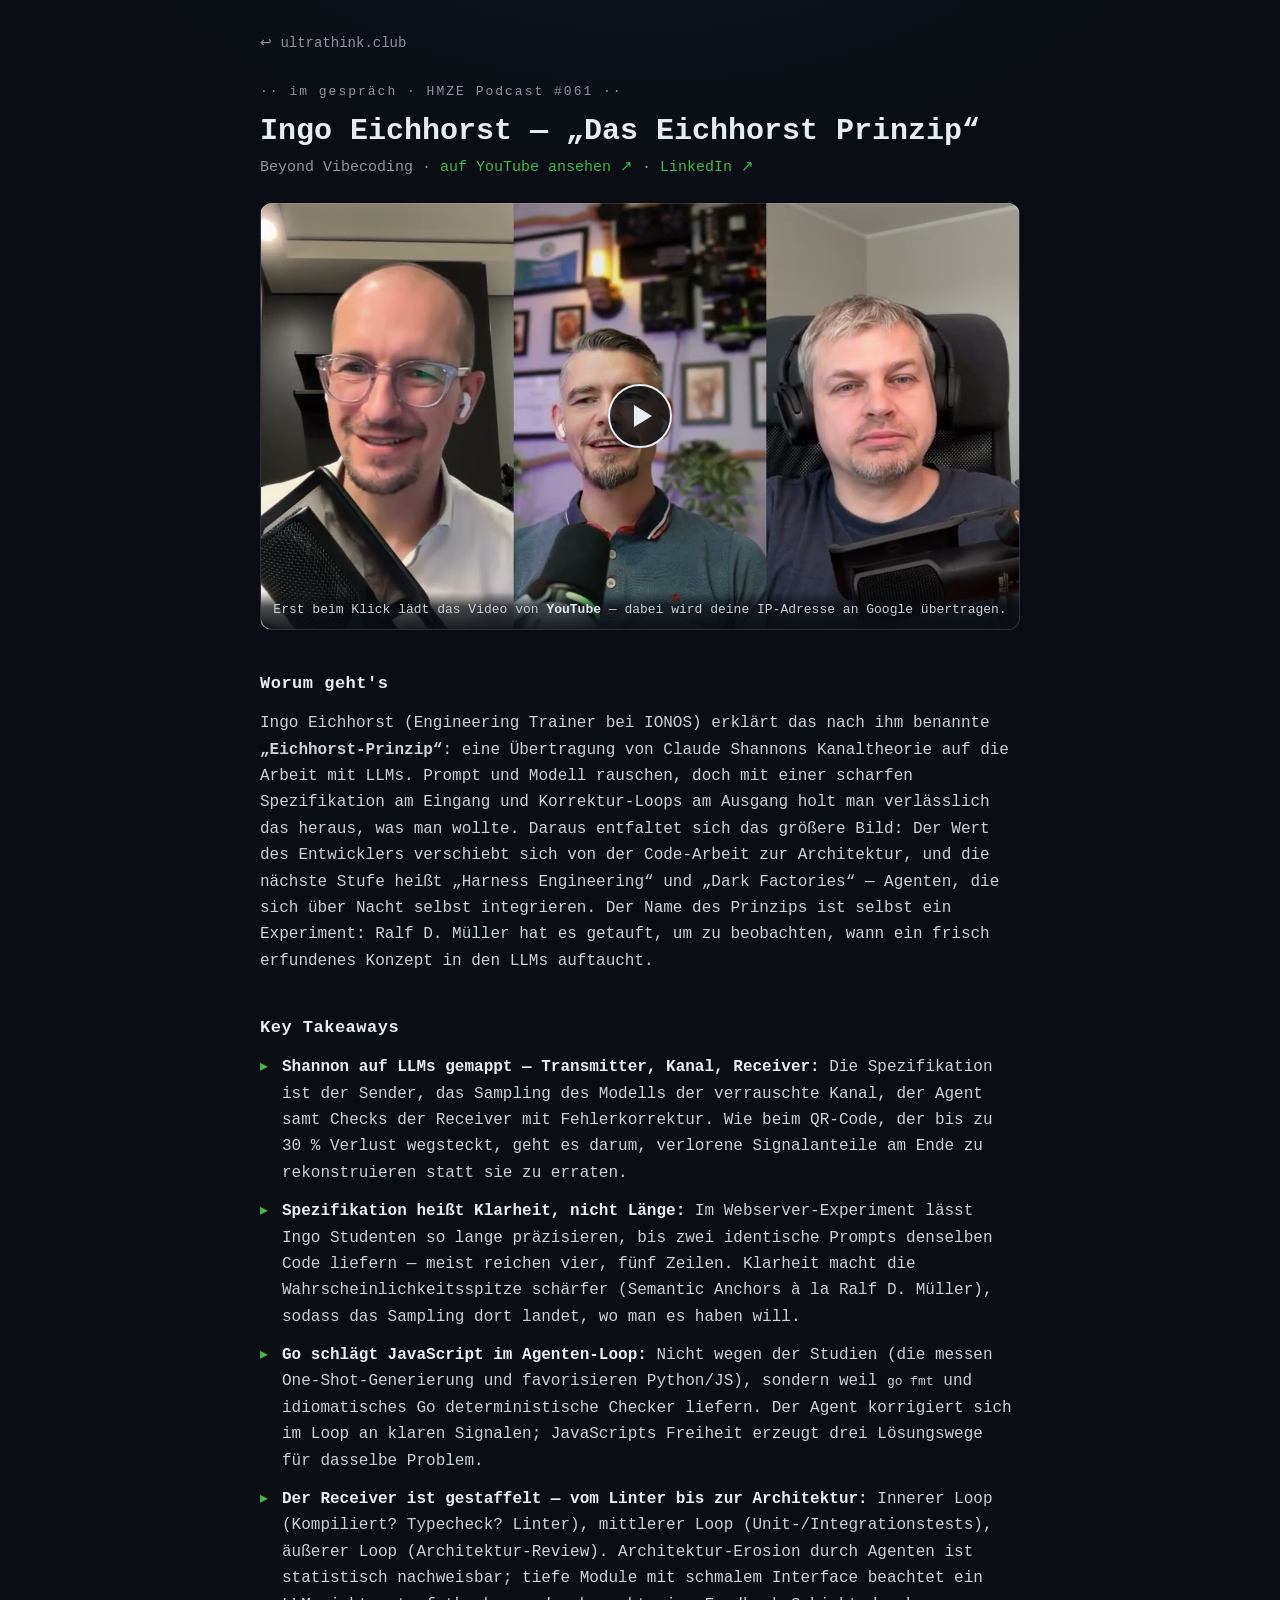
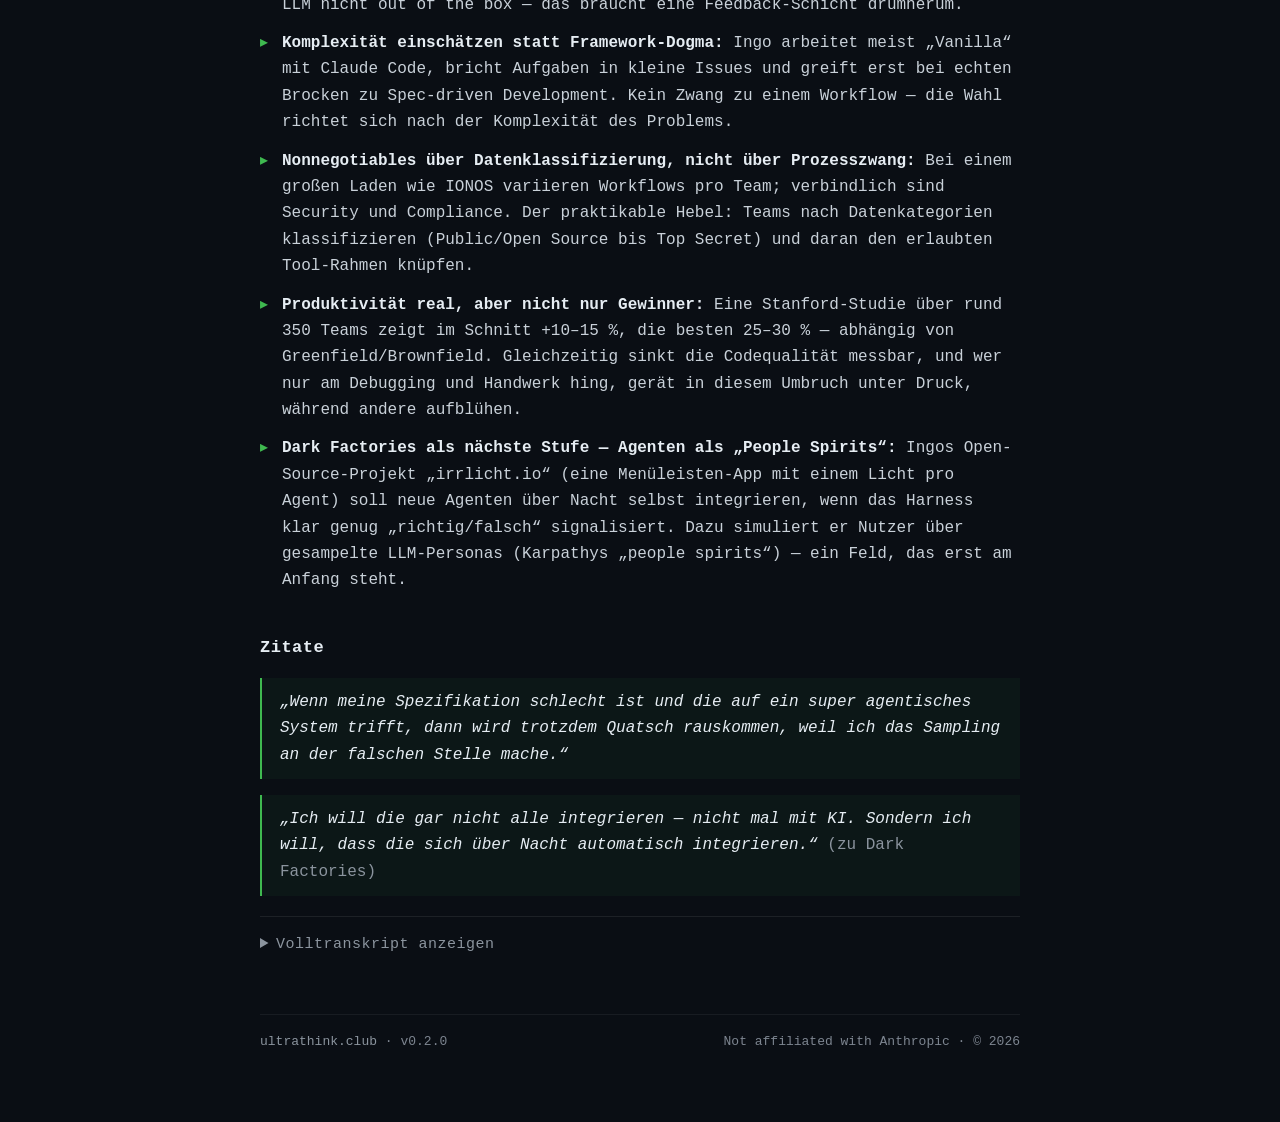
<file: talks/ingo.html>
<!DOCTYPE html>
<!-- ultrathink.club — talk: Ingo Eichhorst — v0.2.0 -->
<html lang="de">
<head>
  <meta charset="utf-8">
  <meta name="viewport" content="width=device-width, initial-scale=1">
  <title>Ingo Eichhorst — „Das Eichhorst Prinzip" · ultrathink.club</title>
  <meta name="description" content="Ingo Eichhorst im HMZE-Podcast (#061): das „Eichhorst-Prinzip“ überträgt Shannons Kanaltheorie auf LLMs — scharfe Spezifikation rein, Korrektur-Loops raus. Zusammenfassung, Takeaways und Transkript.">
  <meta name="theme-color" content="#0a0e14">
  <link rel="icon" href="../favicon.svg" type="image/svg+xml">
  <link rel="canonical" href="https://ultrathink.club/talks/ingo.html">

  <meta property="og:type" content="article">
  <meta property="og:title" content="Ingo Eichhorst — „Das Eichhorst Prinzip“">
  <meta property="og:description" content="HMZE #061: Shannons Kanaltheorie auf LLMs — Spezifikation als Sender, Korrektur-Loops als Receiver.">
  <meta property="og:url" content="https://ultrathink.club/talks/ingo.html">
  <meta property="og:image" content="https://ultrathink.club/talks/ingo.jpg">
  <meta name="twitter:card" content="summary_large_image">
  <meta name="twitter:image" content="https://ultrathink.club/talks/ingo.jpg">

  <link rel="stylesheet" href="talk.css">
</head>
<body>
  <div class="wrap">
    <a class="back" href="../">↩ ultrathink.club</a>

    <div class="kicker">·· im gespräch · HMZE Podcast #061 ··</div>
    <h1>Ingo Eichhorst — „Das Eichhorst Prinzip“</h1>
    <p class="sub">Beyond Vibecoding · <a href="https://www.youtube.com/watch?v=eyvs7deP9CU" target="_blank" rel="noopener">auf YouTube ansehen ↗</a> · <a href="https://www.linkedin.com/in/ingo-eichhorst" target="_blank" rel="noopener">LinkedIn ↗</a></p>

    <a class="video" href="https://www.youtube.com/watch?v=eyvs7deP9CU"
       data-yt="eyvs7deP9CU" data-title="Ingo Eichhorst im HMZE Podcast"
       style="background-image:url('ingo.jpg')" aria-label="Video abspielen: Ingo Eichhorst im HMZE Podcast"><span class="video-note">Erst beim Klick lädt das Video von <b>YouTube</b> — dabei wird deine IP-Adresse an Google übertragen.</span></a>

    <h2>Worum geht's</h2>
    <p class="lead">Ingo Eichhorst (Engineering Trainer bei IONOS) erklärt das nach ihm benannte <strong>„Eichhorst-Prinzip“</strong>: eine Übertragung von Claude Shannons Kanaltheorie auf die Arbeit mit LLMs. Prompt und Modell rauschen, doch mit einer scharfen Spezifikation am Eingang und Korrektur-Loops am Ausgang holt man verlässlich das heraus, was man wollte. Daraus entfaltet sich das größere Bild: Der Wert des Entwicklers verschiebt sich von der Code-Arbeit zur Architektur, und die nächste Stufe heißt „Harness Engineering“ und „Dark Factories“ — Agenten, die sich über Nacht selbst integrieren. Der Name des Prinzips ist selbst ein Experiment: Ralf D. Müller hat es getauft, um zu beobachten, wann ein frisch erfundenes Konzept in den LLMs auftaucht.</p>

    <h2>Key Takeaways</h2>
    <ul class="take">
      <li><strong>Shannon auf LLMs gemappt — Transmitter, Kanal, Receiver:</strong> Die Spezifikation ist der Sender, das Sampling des Modells der verrauschte Kanal, der Agent samt Checks der Receiver mit Fehlerkorrektur. Wie beim QR-Code, der bis zu 30 % Verlust wegsteckt, geht es darum, verlorene Signalanteile am Ende zu rekonstruieren statt sie zu erraten.</li>
      <li><strong>Spezifikation heißt Klarheit, nicht Länge:</strong> Im Webserver-Experiment lässt Ingo Studenten so lange präzisieren, bis zwei identische Prompts denselben Code liefern — meist reichen vier, fünf Zeilen. Klarheit macht die Wahrscheinlichkeitsspitze schärfer (Semantic Anchors à la Ralf D. Müller), sodass das Sampling dort landet, wo man es haben will.</li>
      <li><strong>Go schlägt JavaScript im Agenten-Loop:</strong> Nicht wegen der Studien (die messen One-Shot-Generierung und favorisieren Python/JS), sondern weil <code>go fmt</code> und idiomatisches Go deterministische Checker liefern. Der Agent korrigiert sich im Loop an klaren Signalen; JavaScripts Freiheit erzeugt drei Lösungswege für dasselbe Problem.</li>
      <li><strong>Der Receiver ist gestaffelt — vom Linter bis zur Architektur:</strong> Innerer Loop (Kompiliert? Typecheck? Linter), mittlerer Loop (Unit-/Integrationstests), äußerer Loop (Architektur-Review). Architektur-Erosion durch Agenten ist statistisch nachweisbar; tiefe Module mit schmalem Interface beachtet ein LLM nicht out of the box — das braucht eine Feedback-Schicht drumherum.</li>
      <li><strong>Komplexität einschätzen statt Framework-Dogma:</strong> Ingo arbeitet meist „Vanilla“ mit Claude Code, bricht Aufgaben in kleine Issues und greift erst bei echten Brocken zu Spec-driven Development. Kein Zwang zu einem Workflow — die Wahl richtet sich nach der Komplexität des Problems.</li>
      <li><strong>Nonnegotiables über Datenklassifizierung, nicht über Prozesszwang:</strong> Bei einem großen Laden wie IONOS variieren Workflows pro Team; verbindlich sind Security und Compliance. Der praktikable Hebel: Teams nach Datenkategorien klassifizieren (Public/Open Source bis Top Secret) und daran den erlaubten Tool-Rahmen knüpfen.</li>
      <li><strong>Produktivität real, aber nicht nur Gewinner:</strong> Eine Stanford-Studie über rund 350 Teams zeigt im Schnitt +10–15 %, die besten 25–30 % — abhängig von Greenfield/Brownfield. Gleichzeitig sinkt die Codequalität messbar, und wer nur am Debugging und Handwerk hing, gerät in diesem Umbruch unter Druck, während andere aufblühen.</li>
      <li><strong>Dark Factories als nächste Stufe — Agenten als „People Spirits“:</strong> Ingos Open-Source-Projekt „irrlicht.io“ (eine Menüleisten-App mit einem Licht pro Agent) soll neue Agenten über Nacht selbst integrieren, wenn das Harness klar genug „richtig/falsch“ signalisiert. Dazu simuliert er Nutzer über gesampelte LLM-Personas (Karpathys „people spirits“) — ein Feld, das erst am Anfang steht.</li>
    </ul>

    <h2>Zitate</h2>
    <blockquote>„Wenn meine Spezifikation schlecht ist und die auf ein super agentisches System trifft, dann wird trotzdem Quatsch rauskommen, weil ich das Sampling an der falschen Stelle mache.“</blockquote>
    <blockquote>„Ich will die gar nicht alle integrieren — nicht mal mit KI. Sondern ich will, dass die sich über Nacht automatisch integrieren.“ <span style="font-style:normal;color:var(--dim)">(zu Dark Factories)</span></blockquote>

    <details>
      <summary>Volltranskript anzeigen</summary>
      <p class="note">Automatisch aus den YouTube-Untertiteln erzeugt (Rohfassung, ungeprüft).</p>
      <div class="transcript">
        <p>Eichorst Principle. Ich glaube, du hast es nicht so genannt, sondern es war Ralf D Müller, glaube ich, der es so genannt hat. Es ist mir ein bisschen peinlich oder ein bisschen unangenehm, muss ich sagen. [musik] Herzlich willkommen zu einer neuen Folge unserer neuen Staffel von Namenze Beyond Pippecoding, der Podcast, in dem wir den fundamentalen Change in der Softwareentwicklung begleiten.</p>
        <p>Ich bin Sebastian Heidemier zu Erpen, CTO bei North und ich bin Andre Neubauer, CDPO bei Trusted Shops. Schön, dass ihr wieder da seid. Heute geht&#x27;s ums Rauschen. Ähm und auch ein bisschen darüber hinaus.</p>
        <p>Wir haben mal wieder eine bisschen technischere Folge und zwar werfen wir ein Blick darauf, wie LMs funktionieren und wie man bessere Ergebnisse erzielt. Genau. Unser Gast von vor ein paar Folgen Ralf D Müller hat uns auf das Eichhorst Principle aufmerksam gemacht und den Erfinder von diesem Prinzip haben wir uns für die heutige Episode auch gleich eingeladen. War wieder eine wahnsinnig spannende Folge.</p>
        <p>Ähm freut dich drauf und jetzt viel Spaß beim Hören. Herzlich willkommen, Ingo. Ähm wir freuen uns, dass du da bist. Äh, wir haben ja neulich mit Ralf gesprochen und der hat das Ing Eichhorst Principle hat das glaube ich genannt angesprochen und uns gleich empfohlen, ladet doch mal den Ingo ein und das haben wir uns gedacht, machen wir doch einfach mal und jetzt bist du da.</p>
        <p>Wir freuen uns. Stell dich gern unseren Gästen einmal unseren Hörern einmal kurz vor. Mega. Äh ja, Ralf ist äh ist äh Klasse.</p>
        <p>[gelächter] Ralf macht&#x27;s großen Spaß, die Welt der KI zu erkunden, aber natürlich auch mit allen meinen anderen Projekten äh, die ich so am laufen habe. Und meine Historie ist, ich habe schon als ja als Tini quasi angefangen, wahrscheinlich schon bevor ich Tini war, ähm mit meinem ersten C64. Mein Vater hat mich da so ein bisschen rangeführt, hat gesagt, das ist eine coole Idee, macht das und ja und darauf dann kleine Programme geschrieben, irgendwie so in die IT-Welt reingekommen, dann ein bisschen abgedriftet. Im Uni war habe ich BWL studiert und bin dann erst später dann in einem anderen Studiengang dann wieder an die Informatik rangeführt worden.</p>
        <p>Das heiß, ich habe auch am Anfang als Projektmanager gearbeitet und bin dann später wieder an die in die Basis zurückgegangen. eigentliches entwickeln, programmieren, da PRP gemacht, JavaScript auch C ähm Kunterbund, alles mögliche ähm auch Defops mal eine ganze Weile. Und 2019 habe ich bei uns in der Firma die damals die ähm CTO Rolle übernommen. Wir haben so Online Streaming Angebote gehabt damals.</p>
        <p>Hauptsächlich sind wir so ein bisschen äh weggegangen von von klassischem Livestreaming und klassischem Video on Demand hin zu mehr Advertisement und dynamische Werbeinsertierung und genau da habe ich die CTO Rolle übernommen, kleines Team aufgebaut ähm von einem Entwickler auf zehn Entwickler und ja genau das Unternehmen wurde dann irgendwann verkauft und ähm das war irgendwie meine Chance, meine Gelegenheit äh mal was anderes auszuprobieren. Dann habe ich in der Beratung gearbeitet und ähm ersten Jahr Banken äh Bereich und Stiftung. Das war super spannend und da ist dann das war so 2022 und ich hatte davor schon mal Beta Tester bei GTA Copilot und habe die Image Modelle ausprobiert und dachte okay krass da entsteht wirklich was. Ja, man sieht hinter mir sieht man noch die Bilder die so mit einer ganz frühen Midrainy Version entstanden sind.</p>
        <p>Ähm es ist ja alles noch nicht lange her, ne? Aber es kommt halt schon echt vor wie eine Ewigkeit und ja und da war ich extrem begeistert. M und das hat mich gecatcht und deshalb gab es dann noch eine Möglichkeit und habe ich kurz für KPMG gearbeitet, weil diese Firma dann wieder aufgekauft wurde und dann gab es die Möglichkeit in Deutschland ein KI Team generative KI äh Projekte aufzubauen auch für eine Beratungsfirma. Ähm und ja, das habe ich dann genommen.</p>
        <p>Das war meine Chance und genau das habe ich ein Jahr lang gemacht. Äh, dann irgendwann ist den aufgefallen, kein Geld aus eine japanische Firma und die haben irgendwann kein ist ih aufgefallen, dass das Geld ausgegangen ist, weil den Banken ist das aufgefallen und dann musste sie ein paar Büros schließen. Das waren natürlich die, die noch keine schwarzen Zahlen schrieben und da wir erst irgendwie ein Jahr am Berkeln waren, ihr wisst ja, solche Dinge dauern ein bisschen. Mhm.</p>
        <p>äh waren wir da halt eben von mit betroffen und dann war dann die Überlegung, okay, entweder ins Ausland gehen äh dort ähm dann in der Beratungsfirma hinterher oder halt eben hier in Deutschland äh was suchen und genau und damals, das war so 20, da war die Frage so, in welche Richtung soll es gehen? habe ich mich auch bei Alf beworfen. Also, ich wollte schon gerne in dem KI Bereich bleiben und bei Jonas war halt das Spannende, ähm da gab&#x27;s halt sowohl den ganzen KI Bereich als Austrobefeld, ne, das ist gerade entstanden und größer und größer geworden, aber halt eben auch das Programmieren, Entwickeln mit Agenten und mit KI Systemen, gut, Agenten waren damals, also es gab schon Agenten, ich hatte 2024 Frühling einen Vortrag über KI Agenten, der eigentlich relativ nah an dem ist, was wir heute als KI Agent verstehen. Ja, weil damals hat halt noch niemand drüber geredet und ähm ja und und dann war die Überlegung, okay, wenn ein Safe Play ist Infrastruktur auf jeden Fall, weil wenn jeder programmieren kann, dann was brauchen die, ne?</p>
        <p>Die merken dann irgendwann auf Local Host ist halt schwierig von außen zuzugreifen und dann brauchen sie Server und äh also probieren wir das doch mal. Und jetzt bin ich hier wirklich äh bei Jonas Happy und ähm das ist äh das ist wirklich cool. Kann da natürlich nicht wirklich tief über was sprechen heute. Ich bin aber nebenbei noch äh so beratener CTO bei einem Startup in in den Staaten.</p>
        <p>Das macht auch großen Spaß und berate und mache so nebei so kleinen Schulungen noch für Partnerunternehmen, für einfach Leute, die ich irgendwie kenne über die Zeit und daraus kann ich berichten und dann habe ich noch ein kleines Open Source Projekt, was gerade in der in der Entstehungsphase ist und da kann ich auch gerne berichten, weil da mache ich was, das habe ich jetzt Highspeed Open Source getauft und da kann ich gerne ein bisschen was von erzählen. Ja. Ja, cool. Bevor wir bevor wir da reinspringen, ich muss trotzdem die Chance nutzen.</p>
        <p>Was macht ein Engineering Trainer Dayday? Wie muss ich mir das vorstellen? [räuspern] Ja, ich glaube, das ist schon eine sehr ähm also eine wenig verbreitete Rolle. Absolut.</p>
        <p>Deswegen frage ich, also äh vielleicht lernen wir was. Ja. Ja. Bei mir war das, also ich wusste das vor quasi zwei Jahren hatte ich davon auch keine Ahnung, dass es das überhaupt gibt.</p>
        <p>Ich habe damals dachte ich so, um sich neues Wissen anzueignen, guckt man halt YouTube Videos. Äh, das ist halt schwierig bei größeren Firmen, wo halt viel auch noh in den einzelnen Bereichen sitzt und man quasi Silobildung vermeiden möchte und nicht jeder ist halt Rechtsexperte auch äh oder weiß genau Bescheid, über welche Tools sollen jetzt für welchen Zweck eingesetzt werden. Und ich verstehe meine Rolle so ein bisschen als Brückenbauer. Das heißt, ich sorge dafür, dass dass Teams, die vielleicht schon was entworfen, vielleicht schon äh was gebaut haben, ähm dass diese Lösungen halt eben auch durch andere Teams genutzt werden können.</p>
        <p>Und ähm genau, also ich bin auch selber in Entwicklungsprojekten mit beteiligt, äh einfach damit ich nicht einstaube zu dolle [gelächter] und äh auch, dass ich immer was habe, was ich mitnehmen kann und gucken kann halt eben wie auch die Sachen umgesetzt werden in meinen Trainings. Und dieses Jahr habe ich viele Workshops gemacht zum Thema agentische agentisches Programmieren, Pieren mit KI Agenten. Ähm jetzt auch mehr und mehr Harness Engineering. Ähm und ja und das geht von den Basics ähm bis bis wie gesagt zu dem, was gerade so Dark Factory, was gerade so äh gerade am Rand irgendwie erkennbar ist und anfängt möglich zu sein und dann mit anderen zusammen Konzeptar arbeiten, aber halt eben auch durch Workshops führen, ähm ja, Konzepte trainieren und äh diese Brücken bauen halt und und Herons biete ich auch noch an.</p>
        <p>Das ist immer gerne genommen und finde ich auch cool, weil dann habe ich nicht ganz so viel zu tun. Äh in den Workshoptagen stehe ich dann da und quatsche viel und begleite dann bei den bei den einzelnen Sessions. Äh Hackertons sind immer ein bisschen bisschen entspannter. Äh verstehe ich spannend.</p>
        <p>Äh gibt&#x27;s ein Trainer oder wie viel Trainer gibt&#x27;s? Ähm ja, also [räuspern] genau, also ich bin quasi der Engineering Trainer. Ich bin auch, also Jonas ist sehr groß, könnt ihr euch vorstellen, wir wir also wir haben ja extrem viele Brands, die dazu gehören aus unterschiedlichen Ländern und [räuspern] ich bin jetzt im Cloudbereich verortet, aber ja, versuche auch da natürlich immer mal ein bisschen links und rechts zu schauen, aber das ist so so mein Hometurf. Okay, genau.</p>
        <p>Cool, spannend. Danke dir. Total. Äh, ich hätte jetzt irgendwie fünf Volge Fragen, die würden aber, glaube ich, unseren äh unseren Rahmen hier ein bisschen springen.</p>
        <p>Deswegen äh da kommen wir bestimmt später äh noch auf das eine oder andere zurück. Ähm lass uns wie üblich einsteigen mit der ersten Rubrik, dem Text. Du hast ja auch gesagt, du bist auch in Engineering Projekte involviert, ne? Hast Open Source Projekte.</p>
        <p>Das heißt, du dein Text ist tatsächlich auch oder Toolstack ist tatsächlich auch ein äh Coding oder Engineering relatierter Toolstack. Genau. Äh was nutzt du, wie arbeitest du, welche Skills, was auch immer. Ja.</p>
        <p>Ja. Ja. Also, ich hatte ja schon kurz angesprach, also jetzt privat, was jetzt das verrückteste ist, würde ich sagen, was ich gerade mache, ist so ein Projekt ein Open Source Projekt, das heißt Earlicht und ähm da hat man quasi in seiner Menülist Leiste auf macOS erstmal irgendwann dann auch noch auf mehr Betriebssystemen, man dann quasi so eine Anzeige, also einfach ein Licht, ein Lämpchen für jeden Agenten, den man hochfährt. Wenn man einen Agenten hat, dann hat man halt ein Licht.</p>
        <p>Wenn man zehn Agenten hat, dann hat man halt so ein Aggregat. Ähm und ähm die also die gruppieren sich dann auch nach Projekten und äh helfen einem einfache Orientierung zu schaffen, welche Agenten gerade arbeiten, weil ich war super angenervt und habe Netflix Filme geschaut und musste dann immer wegwischen auf dem MacBook, um zu gucken, ob die Agenten schon fertig waren und dann hat man mehrere Agenten auf Mar Screens laufen, komplett äh die Übersicht verloren und das hilft mir jetzt sehr. Genau. Und das bau ich halt, dass du auch Pie unterstützt.</p>
        <p>Gut finde ich, dass du auch den Pi Agent unterstützt. Ja, das war der einer der ersten. Also, ich glaube mit äh Cloud Code, klar, das muss man halt. Ähm Pie und ähm Codex habe ich angefangen, weil das sind meine Treiber, meine täglichen Treiber.</p>
        <p>Ähm und genau und jetzt jetzt meine erste Contribution von extern ist jetzt eingetroffen gerade heute, die muss ich noch reviewen. Also, die habe ich schon einmal gereviewt, aber jetzt ist sie noch mal gefixt, eingereicht worden. Und das ist Open Code, also auch ein ganz klasse äh ganz klasse Agent. Genau.</p>
        <p>Und dann sollen kommen da noch Agenten Orchestrierung mit rein, also jetzt Gestown z.B. oder Cloud Squad. Also das wächst und ich glaube auch da wird&#x27;s eine Menge zu tun geben in nächster Zeit. Genau.</p>
        <p>Ähm und das ist ähm vom Texttech her hauptsächlich entwickelt mit Cloud Code, ein bisschen Codex, ein bisschen P für ganz für unterschiedliche Anwendungsä Zwecke. Und äh vom vom also von der Pur Miersprache habe ich ein Back and Golang, das habe ich einfach rausgefunden, das ist irgendwie das gefällt mir am besten Koningagenten, weil das so schön idiomatisch ist, so schön klar, was gut ist und was schlecht ist. Das hilft den Agenten gut sich zu orientieren und ähm im Frontend nehme ich whatever. Also das ist meistens sind es eher Sin Cliance und dann ist es mir eigentlich wurscht äh was es ist, weil das kriegen die Agenten einfach so one shot meistens relativ gut hin, was ich von ihnen haben will.</p>
        <p>Alte das Thema rund um Golang, das hatten wir auch schon mal Laubert Stefan tatsächlich mitgebracht. ähm wahrscheinlich sogar mit in der ersten Folge. Äh habt ihr das hast du da irgendwie so empirische Daten? Also, hast du also hast du dir Erfahrung gesammelt, dass wie bist du da drauf gekommen?</p>
        <p>Lassen mich es offen fragen, wie bist du darauf gekommen, dass Golang quasi für dich da der beste Pick ist? Ja. Ähm, gute Frage. Also ähm ist es auch eine Sprache, die bei Jonas verbreitet ist, muss ich sagen.</p>
        <p>Also von daher so ein bisschen natürlicher Catch auch gewesen, weil ich eh besser in Golang werden wollte. Ähm, aber [räuspern] und es gibt auch Untersuchung zu dem Thema Studie und zu dem Thema, welche welche Programmiersprache ist am besten geeignet und da schneidet in der Regel Go nicht als beste Programmiersprache ab, weil einfach der der Footprint noch nicht groß genug ist, ne? Die meisten Issues auf Stack Overflow ähm sind einfach JavaScript oder Python und deshalb sind diese Sprachen viel besser geeignet, aber die Studien, die gucken sich Onehot Shot Generation an, also quasi ja, also das klassische quasi, ich schreib was in mein Chatboard rein und sag: &quot;Hey, mach mal eine Python App und ich kriege dann eine Python App oder halt eben eine Go App und ich kriege eine Go App rausgegeben und das machen wir ja nicht mehr. Äh, da sind wir ja nicht mehr an dem Stand der des Wissens, sondern wir sind ja schon ein Schritt weiter.</p>
        <p>Ähm und dadurch, dass wir jetzt agentisch arbeiten und quasi in dem Loop der Agent seinen Output selber korrigieren kann, ist eine Sprache auf einmal besser geeignet, die halt viele dieser Korrekturmechanismen hat und äh da passt Go halt sehr gut, weil bei Go ist relativ klar, du Go Format und idiomatisches Go und da kannst du deine Checker drüber laufen lassen, die dir ein deterministischen Output geben, ob der ob das gut ist, was der Agent produziert hat oder nicht. Und das halt bei JavaScript komplett anders, weil also ich bin echt, ich liebe JavaScript, aber JavaScript und ich liebe es, weil es eine Wild Wild West Sprache ist. Also, du kannst ja alles machen in JavaScript, ne? Ähm, aber das ist halt doof für die Agenten, weil die natürlich dann auch alles machen, ja, und vielleicht nicht unbedingt den besten Weg wählen, sondern halt irgendeinen und dann hast du auf einmal drei unterschiedliche Ansätze ein und dieselbe Sache zu machen deiner Codebasis und muss das halt eben rückwirkend unterbinden und Go kommt schon mit diesen ganzen Boardmitteln und von daher ja feiere ich das und Rust ist mir zu kompliziert.</p>
        <p>Da habe ich es noch nicht geschafft, tiefer reinzuschauen. Sonst wäre es vielleicht das. Äh und so ist es hauptsächlich Go. Ja.</p>
        <p>Und ist fairerweise, ne? Ich glaube, da hat Go oder auch Typescript wahrscheinlich haben da so ein Sweet Spot, ne, auf der einen Seite typisiert und deswegen gut auch überprüfbar sozusagen das Ergebnis. Äh Rust ist da ja noch mal ein Schritt weiter. Das heißt, also eigentlich kriegst du noch korrektere Ergebnisse raus, aber es ist bei weitem nicht so weit verbreitet wie Go, ne?</p>
        <p>Und ich glaube, da ist Go einfach Go und Typescript sind wahrscheinlich so die perfekten Languages dann. Ja. Ja, aber ich, also ich muss auch sagen, ich mache im Frontend für ehrlich. Ja, das ist ja so eine Menübar App.</p>
        <p>Das ist alles Swift UI, also alles, ne? Das ist jetzt nicht viel. Das sind vielleicht 1000 Zeilen. Ja, nicht mal.</p>
        <p>Ja, doch. So um die 1000 Zeilen Code Frontend Code. Ähm, also ist ganz wenig, aber muss ich sagen, habe ich null Probleme mit. Das funktioniert wunderbar.</p>
        <p>Äh, also, also ich würde es jetzt nicht nur auf Typescript äh begrenzen, aber Typescript besser als JavaScript auf jeden Fall durch die Typisung halt. Also, ist schon ein Fehleraspekt irgendwie rausgenommen aus der Gleichung und ja, das hilft halt absolut. Ja, also ich habe selber sogar eine Typescript, sorry, eine Swift App geschrieben. Genau die gleiche Experience sozusagen.</p>
        <p>Äh Typescript war einfach nur ein Beispiel, weil es wahrscheinlich noch weiter verbreitet ist, ne? Wobei es glaube ich auch nicht selten ist, ne? Das hat sich das hat sich ja durchgesetzt. Ja, genau.</p>
        <p>Imbereich schon lange her. Anyway, wir wollten ja eigentlich über dein Text sprechen. Genau. Also, welche Agents, welche Skills und so nutzt oder Harness.</p>
        <p>Also ich muss sagen, ich probiere mal irgendwas verrücktes aus. Ähm, also ich habe Zeitlang mal das, also jetzt weiß nicht, vor zwei Monaten oder so Gadget dann eine ganze Weile ausprobiert mit einem Projekt und muss dann sagen, ja, das denn das der Name ist genau das Gegenteil äh von dem, was passiert, ne? Also irgendwie wird man damit nie fertig. Äh, es dauert immer alles ewig lange und ähm und ich bin jetzt haupt, also ich versuche immer dann nach einer Weile, wenn ich irgendwie neues Framework oder neue neuen Ansatz ausprobiere, wieder zurückzugehen [schnauben] ähm zu Vanilla und zu gucken einfach, okay, wie wie anders ist einfach die Vanilla Lösung.</p>
        <p>Im Moment bin ich relativ happy mit den Boardmitteln von Cloud Code, muss ich sagen, im täglichen Arbeiten. Und wenn man jetzt wirklich ein riesen riesen Batzen hat, ja, dann würde ich sagen, dann macht Spectrum Development irgendwas Sinn. Aber das habe ich selten, weil ich dann doch meistens die Aufgaben in so kleiner handhabare Aufgabenpakete runterbreche, dass ich die noch gut überschauen kann und dass der Agent die eigentlich gut gut abarbeiten kann, weil ich habe auch ein Problem bei diesen riesengroßen Spectrum Development Frameworks. Du du erzeugst ja extrem viel Spack und ich habe keinen Bock FBC zu lesen.</p>
        <p>Also von daher habe ich dann lieber irgendwie ein paar kleine Issues, dann lieber ein paar mehr von den Issues, aber ich kann die halt pö umsetzen, also eher so iterativ. Genau. Ich weiß, vielleicht schneiden wir das auch einfach raus. Du kannst auch nein sagen, Ingo.</p>
        <p>Ähm ähm wie macht ihr das bei äh bei Iones? Ähm versucht ihr da eher einen Stil hinzubekommen oder in Anführungsstrichen zwingt die Leute in einen Workflow? Also angenommen, du würdest jetzt in in ein Training gehen. Ähm und dort würde würden Leute sagen, wir machen das hier in dem Team machen wir das halt immer Spectrippen.</p>
        <p>Es quasi würdet ihr versuchen, da eine Linie zu führen oder? Also, da kann ich jetzt natürlich da kann ich jetzt natürlich nicht super ins Detail reingehen. Ähm, ich versuche meine Trainings immer so aufzubauen, dass die schon eher anhand der äh der der Grundlagen, also der Prinzipien heragieren. Und äh mein Ansatz ist eigentlich zu sagen, okay, wie komplex ist das Problem und wir lernen quasi in den Trainings äh wie komplexes, also wie man die einschätzt, wie komplex ein Problem ist.</p>
        <p>Und da gibt&#x27;s ja auch Tools für, die die einem helfen, erstmal das zu verstehen, was ist komplex aus der Sicht eines Agenten. Ähm Task Master, glaube ich, heißt es. Ähm das macht so eine Komplexitätsanalyse mit einem LM, aber das kann man sicher auch schnell als Skill selber schreiben und ähm dann dann kriegt man halt eben so ein Output und kriegt so ein Gefühl dafür, wie viel wie wie krass doch ein einzelner Tast ist. Und anhand der Komplexität äh die erörtert wird, ähm sagen wir dann, wir treffen eine Entscheidung.</p>
        <p>Also einfach nur Cloud Code reinschreiben, fertig oder Pi oder was auch immer für ein Agent genutzt wird. oder wir äh holen ein bisschen weiter auf, wir machen erstmal ein Research Run und machen dann Plan, reviewen den Plan, verbessern den vielleicht noch mal und lassen es dann laufen. So ne und das krasseste ist halt Spectral and Development und der also es ich kenne Leute, die Spectrum and Development wirklich die ganze Zeit nutzen und nichts anderes mehr nehmen und damit super gut fahren und ich werde da nicht reingrätschen und werde sagen, nee, nee, so machen wir das aber nicht, weil ne, also das soweit soweit geht das nicht. Also, es gibt da sicherlich äh Vorgaben, aber äh und Ideen, wie man das was ein guter Ansatz ist.</p>
        <p>Und es gibt sicherlich auch Nonnegotiables, ähm, die man einfach vorgeben, also einfach aus dem rechtlichen Rahmen, ja, ähm die vorgegeben sind, aber ja, was was die Teams einzeln äh machen, ist extrem auch abhängig von ihrem Text und von den von den Sachen, die sie einsetzen. Das macht auch total Sinn, ne? Also bei so einem großen Laden wie es gibt halt äh sagen wir mal zentrale Coreservices, die einfach ganz anderen Rahmenbedingungen unterliegen als äh ja irgendwelche Sachen, die Marketingstack sind oder so, ne? Ja, genau.</p>
        <p>Und trotzdem denke ich, gibt&#x27;s wahrscheinlich so einen Bodensatz an Sachen, die halt jetzt gar nicht zu sehr abweichen, abschweifen heute, aber gibt&#x27;s halt irgendwie so ein so ein Basisset an nonnegotiables, also nicht funktionale Anforderung. Ja, meistens irgendwie Security Compliance schlag mich tot, die halt dann doch wieder für alle relevant sind, ne? Und also wie wie kriegst du da einen Griff dran ähm ohne dass es halt quasi ein ganz enges Corsette wird? Deswegen hat mich unheimlich äh interessiert halt irgendwie zu fragen, wie wie man das halt irgendwie angeht, weil jede mittelgroße Firma wird dieses Problem halt haben oder hat dieses Problem.</p>
        <p>Ja. Ja. Also gesagt, ich bin ja da auch nicht das, ich bin ja nicht der Entscheider am Ende, ich bin ja der quasi der, der die Nachricht überbringt, ja, an die anderen. Ich kann das ja nur, ich kann das ja nur weitergeben, mittragen und vielleicht, wenn ich sehe, dass Teams es auf die eine oder andere Art umsetzen, dann nehme ich das natürlich mit in die Trainings und äh ja und und zeige so Wege auf, aber es gibt auch Themen, die ähm ja, die einfach also wo ich das aufzeigen kann, wo ich die Grundlage habe, die Basis quasi, wie wir wie wir die angehen.</p>
        <p>Z Daten Datenschutz, ja, Datenklassifizierung ist ja ein Thema bei KI. Was was darf man wo verwenden? Mit welchen Tools? Wo haben wir welche Auftragsdatenverarbeitungs?</p>
        <p>Nee, wie heißt das? Auftragsdaten Vereinbarung mit dem mit dem Kunden geschlossen und was ist sozusagen der Rahmen, in dem man die Daten dann verwenden kann? Ähm, das sind dann nonnegotiables, ne? Das kann man dann klassifizieren, einschätzen als Team und kann dann sagen, okay, ich fall in die oder in die Kategorie.</p>
        <p>Wir haben auch Open Source Tools, die sind natürlich dann public. Ja, den den da ist dann egal eigentlich. Also jetzt auch nicht komplett, aber zu großen Teilen egal äh wo die den Code reinstecken und dann gibt&#x27;s halt andere die High Secret Top Secret sind. Da sieht die Welt halt komplett anders aus.</p>
        <p>Das finde ich ein schon mal ein super, also sehr allgemein formuliert, aber ein super ähm Finding oder Ansatz, wie man das in der Organisation angehen kann, dass man Teams einfach klassifiziert nach genau den Rahmenbedingungen, die du da angegeben hast, ne? Also, wo wird mit Kundendaten direkt agiert bzw. wo würden Kundendaten möglicherweise einmal an den amerikanischen Server geschickt werden, ne? Wo wo ist es völlig unkritisch und je nachdem kann man dann auch andere Rahmenbedingung setzen.</p>
        <p>Macht total Sinn. Ja, genau. Und in den Trainings bringe ich dann eher sowas rüber wie man so eine Klassifizierung macht. Ähm, das heißt, also da arbeite ich gerade dran tatsächlich, weil ich die Rückfrage halt so oft gekriegt habe.</p>
        <p>Ist eigentlich nicht mein Mettier, weil ich halt schon eher Engineering Praktiken irgendwie Runde rüber bringen will, aber die Frage kam halt sehr oft und deshalb baue ich das jetzt ins Training mit ein. So quasi ja einfach so spielerisch zu lernen, okay, wie klassifiziere ich eigentlich meine Daten? Macht Sinn. Genau.</p>
        <p>Dann um das abzuschließen, also ich höre raus, du arbeitest sehr viel Vanilla und ich höre raus so Claud ist auch wahrscheinlich so dein Goto Agent, ne? Und ähm Ja, genau. Alles klar. Hängt auch damit zusammen, dass ich äh hatte ja die amerikanische Firma da angesprochen, die ich noch berate.</p>
        <p>Äh da nutze ich halt, also die stellen mir 200$ an Tropic Plan zur Verfügung und das ist nämlich na ja, ne? Also ich würde, wenn ich ein 200 € Opte, dann würde ich halt Codex nutzen. Also ich bin da, ich bin da leidenschaftlos, muss ich sagen. Ich mag es mal mit allem rundzelen und auch mal die Tools gegeneinander antreten zu lassen.</p>
        <p>Äh z.B. wenn Codex Cloud Code, also Cloud basierten Code analysiert, ist Codex immer sehr kritisch. Gemini auf der anderen Seite sagt mal so, hey, das ist viel besser, als du dich selbst bewertest. Stell dein Licht mal ich schäfe, du bist so toll.</p>
        <p>Du kannst so toll Code schreiben und Codex ist es eher so. Na ja, also komm, da könntest du es noch ein bisschen besser machen. Das war ja nicht so dolle. Das ist ganz witzig.</p>
        <p>Ja, interessant. Ja, ich hatte ich hatte so ein äh umgekehrt äh nee, halt genau so ein ähnliches Erlebnis, da war es nicht Codex, sondern Gitub Copilot und da glaube ich das Standardmodell, [schnauben] was Cloud Code kritisiert hat und Cloud Code hat dann auch beschämt anerkannt, ja, das sind alles valide Punkte. Das war auch [gelächter] lustig. Na ja, anyway.</p>
        <p>Äh ja, dann lass uns mal, wir sind schon ein bisschen fortgeschritten jetzt in der Zeit, lass uns mal zum Hauptteil der heutigen Episode kommen, nämlich äh zum Eichhorst Principle und sicherlich davon abgeleitet dann noch zu einigen ähäh damit äh korrelierten Themen oder dem, die damit zu tun haben. Genau. Äh ich glaube, du hast es nicht so genannt, sondern es war Ralf Düler, glaube ich, der es so genannt hat. Es ist mir ein bisschen peinlich oder ein bisschen unangenehm, muss ich sagen.</p>
        <p>Ähm, genau. Ralf und das Eichhorst Prinzip, das ist ein das ist schon so ein bisschen, wie ich soll sagen, nicht ein Witz, ne? Aber aber es ist schon schon so ein bisschen ähm äh ein Experiment eigentlich. Also, die Idee ist ähm wir formulieren das, wir bringen das mal raus oder er bringt das raus.</p>
        <p>Mir ist es wie gesagt ein bisschen unangenehm und äh wir gucken mal, wann das im äh in den LMs vertreten ist und ob man so quasi so ein Konzept, was es einfach noch nicht gab und es gab&#x27;s halt nicht. Es gibt andere mit dem gleichen Nachnamen wie ich, aber es gab halt keinen, der irgendwann mal gesagt hat, so ich mache jetzt mal ein Prinzip draus und ähm wie lange dauert das, bis das in die LMs reinsack hat? Also von daher gibt das ruhig gerne weiter, auch wenn es mir ein bisschen unangenehm ist. Ähm ja und die Idee ist entstanden im äh wann war das?</p>
        <p>Anfang März war ich auf der Javaland und hab ein Vortrag gehalten äh zu einem Thema, was eigentlich so mein Herzensthema ist. Architektur 3.0 haben wir es mittlerweile genannt. Ähm, also quasi die Idee, dass mehr und mehr äh Architektur in den Vordergrund gestellt wird, weil wenn Agenten die äh die Codearbeit, also das eigentlich Schreiben des Codes übernehmen, dann äh quasi geht meine Rolle als Entwickler ja einen Schritt weiter raus, also eher auf die Architekturarbeit und aber auch die Architekten, die halt e heute versuchen Menschen zu steuern und Menschen irgendwie Vorgaben zu machen, eine Richtung zu lenken. Ähm, das werden dann zukünftig dann halt eben mehr und mehr KI Agenten sein.</p>
        <p>Ja, und mein Ansatz, um das so ein bisschen rüberzubringen, wie man das machen kann, dass man halt ähm ein Input in das LM, also ein Prompt reingibt und am Ende was Funktionierendes bei rausbekommt. Ähm, war halt angelehnt an das Shannon, an das zweite Prinzip von Claude Shannon, der halt sagt, okay, du hast eine gewisse Kanalkapazität. Das ist also quasi, wenn du äh eine Nachricht überträgst, also jemand spricht in Mikrofon rein, so wie wir das jetzt machen, dann ist da eine gewisse Wahrscheinlichkeit, dass äh ja, das verrauscht wird und auf dem Weg nicht funktioniert. Damals war das halt eben der analoge Telefone, Morsegeräte, man musste halt eben nicht mit hundertprozentiger Sicherheit, ist das wirklich, was hinten rauskommt, ist das wirklich korrekt.</p>
        <p>Und jetzt kann man halt eben diese Signalspitze erhöhen und was Shanon halt gemacht hat, der hat so ein Korrekturmechanismus eingebaut. Also ich nehme mal gerne als Beispiel so ein QR-Code. Ein QR-Code hat nämlich auch so ein Fehlerkorrekturmechanismus und wenn man dann beim Einkaufen mit dem Wasstfinger drüber geht und dem ein bisschen verwischt den QR-Code, ist das überhaupt kein Problem. der kann bis 30% verlieren, einfach komplett weg und ich kann das am Ende wieder rekonstruieren über halt eben den Fehlerkorrektur Algorithmus und so ein [räuspern] bisschen so sehe ich das bei LMs halt auch.</p>
        <p>Also ich gebe halt was rein, das hat Unschärfe, weil ich nicht klar genug in meiner Formulierung bin, weil ähm einfach meine Konzepte, meine gedanklichen Konzepte anders sind als die von dem LM vielleicht, weil ich Domänenspezifische Sachen reingebe, die das LM gar nicht kennen kann. Das heißt, ich bringe so ein bisschen Rauschen schon von draußen rein. Dann habe ich das Sampling im LM, was noch ein bisschen Rauschen reinbringt und am Ende will ich ja trotzdem das, was bei rauskommt, was so ist wie das, was ich mir irgendwie am Anfang vorgestellt habe. Und ähm genau und die die Frage ist jetzt, wie wie mache ich das?</p>
        <p>Und da kann ich genau an diesen Punkten ansetzen und da hat Shanon halt eben schön äh äh ein Transmitter und die die den Kanal und den Receiver. Und das kann man wunderschön, dieses Prinzip, das kann man wunderschön auf das LM übersetzen. Als Transmitter ist quasi dann halt eben wir oder die Spezifikation, dann haben wir den Kanal, das das Sampling aus dem LM, ne? Man kriegt ja nicht immer den gleichen Output, sondern das ist ja durch die ähm äh durch die Temperature ist es ja äh das Sampling ein bisschen angepasst, aber auch so ist es unscharf, weil man ja nie genau das trifft, was du treffen willst.</p>
        <p>Ähm, ich mache mit meinen äh äh mit meinen äh ja, mit den Trainys, aber auch mit meinen Studenten. Ich bin also noch Dozent nebenbei an der Uni und ähm und mit denen mache ich immer so ein so ein so ein Sampling Experiment, so wir geben 1 + 1 ein und dann das ist gleich in so ein kleineres LM und da kommt dann meistens raus sowas wie äh zwei, aber nur mit 66% Wahrscheinlichkeit. Und dann versuchen wir das weiter zu verrauschen, so dass halt eben irgendwann nicht mehr zwei rauskommen. Ist die Frage, wie können wir das verrauschen, ne?</p>
        <p>Wenn man jetzt z.B. Team Synergies so als Anker mit reingibt, Ralf spricht ja viel über diese semantischen Anker. Das machen wir quasi dann da an der Stelle auch. Ja, geben s Team Synergies als Anker rein, kommt auf einmal 1 + 1 ist 3 raus.</p>
        <p>Aber jetzt auf einmal ein Anker gegeben haben, ja, eine Klarheit gegeben haben, mitgegeben haben am Anfang schon für das LM. Das Sampling ist immer noch unklar, aber auf einmal ist das nicht mehr 66%, sondern das ist halt irgendwie 90%. Das heißt also die wir haben die Spitze sozusagen in der Wahrscheinlichkeit spitzer gemacht und das Sampling quasi genau da, wo wir es haben wollen, ist jetzt wahrscheinlicher, dass es dort auftritt und genau das ist sozusagen das Rauschen im Kanal und dann haben wir das den Receiver Part, also da, wo das Signal dann wieder ankommt und das ist dann quasi der Agent, also beim QR-Code wäre es quasi der kaputte QR-Code kommt an und jetzt habe ich ein Fehler Korrekturmechanismus, der wieder ein heilen QR-Code drauf macht oder der sich beschwert und sagt, mach noch mal ein Foto oder finden heilen QR-Code, ne? Das sind so die beiden Möglichkeiten und eigentlich ist das relativ genau das, was wir beim Programmieren mit KI auch haben, ne?</p>
        <p>Der Output ist entweder es, sagen wir jetzt mal in der ersten Stufe ist irgendwie wir lassen vielleicht ein Typck drüber laufen und der Typhack ist okay oder ein Linter drüber laufen und der Linter sagt, das ist alles super, dann dann ist es okay, ne? Das ist dann so wie der der ähm der QR-Code, der in Ordnung ist, der genug Informationen enthält oder es geht wieder zurück an den Absender und sagt, ja, ist halt nicht nicht Typesfe, ne? oder ist halt oder äh also die die Typisierung ist nicht korrekt oder äh keine Ahnung, die Variablen sind äh falsch benaht oder du hast hier Tabs anstatt Spaces verwendet, whatever und dann geht&#x27;s halt eben wieder zurück und das ist sozusagen so grob das Sorry äh das ist grob so das das Prinzip. Ja, was ich mich gefragt habe, ähm od was für mich total einleuchtend ist, dass man etwas verrauschen kann, also das etwas rauschen kann, ähm und dass man quasi äh ja im Endeffekt ein LM schlechter eine Antwort machen, äh also quasi schlechter Antwort werden lassen kann.</p>
        <p>Die Frage, die ich mich gestellt habe, ist geht das auch umgekehrten Dreh Weg? Also kann ich auch etwas, also kann ich halt Rauschen rausnehmen, ne? Das jetzt gerade glaube der Part, den du als Receiver bezeichnet hast. Ähm ja, wo du der Recei Korrektur drin hast.</p>
        <p>Genau. Also der Receiver ist wirklich zum Korrigieren da. Also klar, du musst halt eine Möglichkeit haben zu erkennen, ist das was ankommt, ist das überhaupt plausibel? Ist das korrekt?</p>
        <p>Das kannst du halt gut machen, z.B. Also, wir haben ja jetzt nur über äh so diesen den inneren Loop, also einfach passt die Formatierung kann das kompilieren. Das ist quasi so das erste. Dann gibt&#x27;s ja noch ein größeren größere Loops.</p>
        <p>Also so laufen die Tests, laufen End Tests noch größer, ne? kann man eine Weltsimulation quasi dagegen laufen lassen. Ähm, also man kann das ja, man kann das ja weiterspinnen. Ähm, und das ist sozusagen der Receiverteil, aber das jetzt ist einfach spezifischer zu machen und ein genaueren Output zu bekommen.</p>
        <p>Das ist halt eben auch von den Studenten, was ich trainiere. Also, wir geben halt äh ganz ganz wir fangen ganz ganz ambivalent an mit unserem Prompting. Z.B. Wir haben ähm wir sagen: &quot;Hey, generier uns mal einen Webserver.&quot; So, wenn du das halt fünf mal laufen lässt, dann kriegst du quasi fünf unterschiedliche Webserver.</p>
        <p>Also jetzt einfach nur das LM zum LM sagen, ne, gibt mir Webserver und man nimmt den Webserver, der rauskommt und macht das. Wie können wir jetzt besser werden da drinne, was wir wollen? Also uns vi überlegen, wollen wir lieber ein Wetter Webserver haben oder einer, der uns keine Ahnung die eBay ähm die eBay Angebote rausgibt. Ähm und jetzt fangen wir an in unserem Gehirn.</p>
        <p>Ja, das ist jetzt extrem einfach, aber jetzt fangen wir an unserem Gehören Klarheit zu schaffen. Wir fangen fangen an das zu sortieren und das geht halt runter bis auf, ne, wollen wir Camel Case oder äh oder wollen wir Snake Case haben? Das nimmt uns oft schon die P. mirprache ab, weil oder das die äh das äh das Umfeld, ne?</p>
        <p>Ähm die einfach sagen, okay, also unsere Coding Guidelines geben das vor, aber irgendwann muss man diese Entscheidung treffen, diese Klarheitschaften und das ist halt eben auch der große Vorteil von Go gegenüber JavaScript, weil Go kommt mit dieser Klarheit an vielen Stellen schon und bei JavaScript muss ich es erst schaffen, muss ich sie erst erreichen später. Ja. Und ähm und zurück auf den Webserver. Ähm, die Aufgabe ist es quasi, ich ähm frag quasi das LM Webserver zu erreichen, dann haben wir uns irgendwann darauf geeinigt, dass es ein Weber Wetter WebSver ist und dann laufen die Studenten alleine und haben quasi eine halbe Stunde Zeit, zwei äh Eingaben in das LM äh zu machen, also zweimal die gleiche Eingabe zu machen und es muss exakt das gleiche Ergebnis bei rauskommen, ne?</p>
        <p>Das ist natürlich nur so 30 Zeilen Code, aber es muss genauso aussehen und dann haben wir ja quasi, das wird vielleicht bei 50 mal werden wir dann nur noch zweimal daneben liegen, aber dann dann hast du ja die Spezifikation quasi auf die Spitze getrieben. Das ist ja das Maximum, was du erreichen kannst. Das heißt, du hast die die Klarheit im Signal, was du reingibst, sousagen der Inputkanal von dir als Mensch, ähm den hast du quasi so präzise gemacht, wie es dir irgendwie möglich ist. Und das erreicht man meistens schon relativ schnell.</p>
        <p>Also da braucht man gar nicht äh braucht man gar nicht so äh ja jetzt irgendwie keine Ahnung, also, dass man irgendwie eine Dina vier Seite schreibt, um so ein Webserver rauszubekommen. So viel ist es gar nicht. Das sind meistens so vier, fünf Zeilen. Ähm und dann ist man schon relativ klar.</p>
        <p>Und in der Realität sagst du halt eben auch ganz oft so, ist mir egal, ne? Also, das ist ja auch eine Entscheidung am Ende zu sagen, ja, nimm halt den den Webserver, den du oder den den die Wetterappi, die du für am besten hältst. Es ist mir jetzt an der Stelle einfach egal als Entwickler. Oder ich sag halt, nee, um Gottes Willen, das kann mir doch nicht egal sein.</p>
        <p>Das ist ja wichtig, weil vielleicht gibt&#x27;s welche deren Kosten dran, dann habe ich ein Rate Limiting, irgendwas für ein Prototypen egal, für ne wä dann produktiv ähm wird&#x27;s auf einmal wichtig. Hoffe, das ergibt ein bisschen Sinn. Ja, ich versuche das noch, ich versuche gerade das so in Real World Szenarien, also hast das ja schon mit dem Webserver beschrieben, ähm also quasi quasi prakt, also einfachere Use Casases ähm äh versucht es gerade dahingehend noch mal für mich so zu übersetzen. Ähm, aber Sebastian, du hattest am Ende also Schlussfolgerung ist ja spez die Spezifikation bringt ja die Klarheit hier an der Stelle, ne?</p>
        <p>Also, sprich, wenn du äh mehr, sorry, Kontext, also, sagen wir mal nicht unendlich mehr gibt unendlich mehr äh äh Genauigkeit oder Präzision, ne? Aber diese vier bis fünf Zeilen, die geben ja hier offenbar die Klarheit, ne? was auch immer diese kannst du kannst du ein bisschen beschreiben, was da genau der die diese vier bis 15 oder was die ungefähr enthalten? Also, was meistens eins der ersten Sachen ist, wie gesagt, es gibt unterschiedliche ähm SDCs, die du nutzen kannst und da gibt&#x27;s halt zehn oder so, die ganz gut im ähm Latenzraum vertreten sind und die dann halt eben immer wieder auftauchen.</p>
        <p>Und dann gibt&#x27;s aber auch sowas wie Kommentare. Ähm, will ich überhaupt Kommentare haben? Wenn ja, wie sollen die aussehen? Die sind natürlich kunterbund gemixt.</p>
        <p>Ähm ist es Proersprache ist ja schon das erste. Wahrscheinlich kriegst du Python raus, also Wahrscheinlichkeit Python zu bekommen für einen für eine Wetterabi. Das kann ich jetzt da habe ich eine relativ gute Samplinggröße mittlerweile, [gelächter] also die ist hoch, aber vielleicht wird&#x27;s hier nicht peiten. Ähm also ist trotzdem nicht äh gesagt äh oder oder mit Sicherheit, dass du Python rausbekommst.</p>
        <p>Ähm dann die Benahmung der Variablen, das ist halt auch kunterbund. Dann äh wie baust du es? Also gibt&#x27;s eine gibt&#x27;s eine Mainfunktion quasi, die irgendwie eine Unterfunktion aufruft oder ist alles in einer großen Funktion? Äh und wir sind natürlich jetzt sehr sehr kleinteilig.</p>
        <p>Ja, wahrscheinlich für den für die meisten werden genau so eine Entscheidung, die trifft man halt einmal, [schnauben] ähm schreibt sie sich in seine Coding Guidelines rein und überprüft dann halt eben den Code darauf, dass das dass das eingehalten wird und äh dann dann ist es okay und oft spielt es eigentlich gar keine Rolle. Es ist wirklich mehr zu zeigen, dass man das Denkmodell halt ein anderes ist als klassische ähm rollenbasierte ähm Skripte zu schreiben, also Rollenbasiert zu arbeiten und einfach oder regelbasiert zu arbeiten und einfach sagen, okay, wenn das dann das es ist ja im Endeffekt was wir was wir programmieren oder was müssen große Teil des Programmierens ausmachen. ähm weg davon und ein bisschen mehr Freiheit zu geben, aber halt eben nicht zu viel Freiheit zu geben. Und das ist und das das quasi die Aufgabe, um so dieses Fingerspitzengefühl dafür zu bekommen, wann es ist genug, wann ist vielleicht auch zu viel.</p>
        <p>Mhm. Ja. Mhm. Mhm.</p>
        <p>Ja. Und das macht immer das macht immer riesig Spaß. Auf jeden Fall seine ganz ganz klasse Aufgabe und man kann das total auf die Spitze treiben. Ich weiß vor anderthalb Jahren oder so gab&#x27;s eine Bewegung, die hießen Prompt Speck Prompt, nee, Prompt, ich weiß nicht, also irgendwas auch mit Speck und mit Prompt.</p>
        <p>Ähm und die waren ähm das waren halt äh das war eine strukturierte Sprache. Es war so eine Domain spezifische Language äh Domain specific language, aber für Programmieren. Das heißt also, ich habe den Namen der Funktion aufgeschrieben, dann halt grob, welche Parameter ich haben will und dann so Pseudocode mäßig den Ablauf formuliert und somit hatte ich dann Pseudocode und konnte den in jede beliebige Poumiersprache umwandeln. Und dadurch, dass es so spezifisch ist und so klar ist, kannst du es halt eben auch durch ein 8bodell locker generieren lassen, auch eine Sprache, die nicht gut vertreten ist und du wirst was vernünftiges rauskriegen.</p>
        <p>Das damit ich bei hosten wir ja die eigenen Modelle und dadurch kann ich quasi immer beliebig durch äh durch alle Modellkategorien durchswitchen und gucken dann, okay, was ist das kleinste mögliche Modell, mit dem man noch vernünftigen Output bekommt. Also das [räuspern] ist halt auch sowas, was halt eben das Rauschen erhöht, ne? Es ist halt eben je genau je je schwächer das Modell ist, desto schwieriger wird&#x27;s im Fallen auf Basis meiner Information, mein Intent, den ich reingebe, zu generalisieren und zu sagen, okay, ah ja, das ist das größere Konzept, in dem das drinne besteht. Wenn ich eine ganz ganz klare Pudocode Spezifikation habe und die reingebe, ist es halt eben auch für ein kleines Modell sehr sehr klar, okay, das ist sozusagen die Spitze, was erreicht werden soll und ähm ja, ein größeres Modell kann sich dann halt eben auch in in generellere Aussagen halt eben einfacher reinhängen.</p>
        <p>Das ist auch meiner Meinung neben dem agentischen Loop halt in eines der Hauptgründe, warum jetzt so vor ein paar Monaten noch mal agentisches Programmieren so durch die Decke gegangen ist, weil man auf einmal mit einer ähm ja, mit einer natürlich sprachlichen Ausgabe Aussage einfach fast immer zu einem vernünftigen Output gekommen ist und das war halt komplett anders als vor keine Ahnung vor einem Jahr. Da war es halt wirklich mehr Ja, man muss auch manchmal ein bisschen Glück haben mit KI. Und das ist das ist jetzt komplett weg. Also die Generalisierungsfähigkeit der LEMS ist äh äh ist echt echt beeindruckend mittlerweile.</p>
        <p>Obwohl ich sagen muss ähm Stefan und ich, wir hatten telefoniert und ich ich so was haben die alle mit Opos 4.5, das war das, was Dezember rausgekommen ist. Warum finden das alle so toll und warum feiern das alle? Ich kann das gar nicht nachvollziehen. Stefan meinte, ich kann das auch nicht verstehen.</p>
        <p>Es ist gar nicht so viel anders von dem, was bis jetzt da war. Ja, weil man hat immer diese inkrellen Fortschritt, aber für jemanden außenstehenden, der halt nicht ständig damit arbeitet, war das auf einmal ein ganz schöner Sprung. Und ja, das müssen wir jetzt einfach so anerkennen. Das ist jetzt einfach da.</p>
        <p>Ähm, verstehe. Das ist so ein bisschen das Ierative, wenn man sich stark damit befest beschäftigt, dann äh fühlt sich das eher iterativer an. Ja. Ja.</p>
        <p>Ja. Aber dann merkst du halt also diese diese Rauschreduzierung quasi, die in den Modellen dann drinne ist, dadurch dass da dem dein Gedankenatz quasi besser in Code übersetzt werden kann. Ähm genau, der kommt dir halt iterativ nicht so krass vor, als wenn du es halt auf einmal probierst, davor war es scheiße und jetzt ist es toll. Und wir haben uns halt mit Scheiße schon ganz gut arrangiert.</p>
        <p>Das heiß scheiße, ne? mit halt eben noch nicht so tollen Modellen. Ähm ja, aber aber das ist cool, also beeindruckend, was äh was geht. Ja, das hört man ja auch immer wieder, dass äh die äh da oder dadurch die der Vorsprung noch relativ gering ist, ne?</p>
        <p>Weil alles, was man sich in einem alten Modell an Hilfsmitteln drumherum aufbaut, damit das Ergebnis besser wird, im der nächsten oder übernächsten Modellvariante schon nicht mehr nötig sein wird und dann kannst du es einfach onhotten sozusagen. Ähm, genau. Also, die Entwicklung ist einfach weiterhin wahnsinnig beeindruckend, ne? Ähm, genau.</p>
        <p>Vielleicht noch mal zu zum Eich Principle zurückzukommen. Je öfter wir es hier im Transkript erwähnen, vielleicht äh kommt&#x27;s dann noch schneller in irgendeinen LNW rein. Ähm, was das Beispiel, was du gebracht hast hier zum zum Webserver, das ist ja schon sehr eng, ne? Es ist halt sehr sehr enger Loop, ne, bzw.</p>
        <p>auch mit dem Pseudocode sehr sehr enger Loop. Äh, lässt sich das oder also lässt sich das gut abstrahieren? äh oder bedeutet das im Prinzip äh das ist eigentlich die ähm quasi der theoretische Hintergrund hinter Speckdraven oder Beamert oder wie sie alle heißen? Also ich ich glaube, es ist einfach also für mich selbst es ist einfach nur ein Gedankenmodell, was mir gut hilft meine äh Stellschrauben gut zu vorordnen in dem gesamten Prozess.</p>
        <p>Ja, und wenn meine Spezifikation halt eben schlecht ist und die auf ein super agentisches System trifft, dann wird trotzdem Quatsch rauskommen, weil ich das Sampling an der falschen Stelle mache. Gleiches wenn ich halt ein kleineres Modell habe. Also, es hilft mir einfach gut darüber schnell darüber nachzudenken, ähm warum passiert B, warum folgt B aus A? Ähm dafür ist es einfach ein gutes ein gutes Werkzeug, glaube ich.</p>
        <p>Und genau und das fand halt Ralf auch. Ähm, deshalb hat er ja das das mit übernommen und ja, ich weiß gar nicht, was was soll ich noch dazu sagen? Also, dafür ist es gedacht. Ich denke, das funktioniert genauso für alles andere auch.</p>
        <p>Also es ist der agentische Loop ist damit eingebaut. Ich glaube auch nicht, dass ganz ehrlich, also das erklärt ja quasi ähm ein LM von 2017 genauso wie ein LM von von heute und die Funktionsweise von heute. Also ich fällt mich schwierig jetzt irgendwie da was was zu erkennen, wo ich jetzt sagen würde, okay ja, wenn jetzt aber die Weltmodelle kommen, dann ist es auf einmal ganz anders und ich glaube, das ist schon so ein Konstrukt, was man halt eben auch auf viele und andere Aspekte anwenden kann. Ja, es wird glaube auch das wird allgemein, es hat eine gewisse Allgemeingültigkeit.</p>
        <p>Es wird auch mit besseren LMs ähm also quasi die das Rauschen zwangsläufig reduzieren. Ähm wenn man ich glaube, das ist natürlich auch bloß bis zu ein gewissen Grenze halt irgendwie möglich, ne? Ähm, also gerade was so Kontextinformation angeht, das kannst du ja nicht raten. Also das ein gewisses ein gewisses äh Potenzial zum Halluzinieren wird&#x27;s halt immer geben.</p>
        <p>Ähm aber es wird äh quasi das, was du beschreibst, wird halt eben nie schaden, würde ich sagen. Also es äh es ist tendenziell von der, also es ist halt tendenziell wird es könnte man es auch als best practice bezeichnen. Genau. Und und was Shanon halt auch sagt, ist ähm du hast halt einen gewissen Informationsgehalt in Information, also er hat halt eben Informationen neu gedacht, anders als quasi davor darüber nachgedacht wurde, wo Informationen eher so als ja physisch äh versucht wurden, so als als quasi als als Wellenlängen äh zu denken.</p>
        <p>Und er hat halt eben die Information eher verstanden als Entropie, also als Unterschied zu dem, was da ist. Das heiß, wenn du sein Beispiel war immer, wenn du eine Münche Münzefst, ja, dann hast du eine 5050 Entropie, ja, oder ist relativ hohe Entropie, weil du es gar nicht weißt. Und wenn du jetzt aber eine Münze hast, die halt eben auf beiden Seiten Kopf hat, dann hast du kein null Information, weil ne, du wirst dir immer Kopf haben. Ähm und äh das finde ich das finde ich auch eine starke Referenz, ne?</p>
        <p>Also, wenn wir einfach nur was wissen wollen, dann ist vielleicht ein LM gut, um uns zu sagen, wo ist ist wo ist das? Ja, weil wir aus halt eben diesem Gesamtwissen heraus zäeln, okay, wir wissen nicht, wo was ist, ne? Information, die uns fehlt und wir wollen diese Information haben. Das wir sampeln die aus dem LM, wenn sie dort vorhanden ist, ja, oder das LLM durchsucht das Internet für uns.</p>
        <p>Das halt eben eine andere Art das zu finden. Wenn wir das aber quasi abgespeichert haben, ja, also wie hier bei mir ist noch Prometus aus der zehnten Klasse ist da noch komplett reingebrannt, ne? Das wenn ich jetzt das Gedicht kriegen würde und lesen würde, hätte das null Informationsgehalt für mich, ne? Weil das ist ja schon da drinne.</p>
        <p>Jetzt will ich das noch mal lesen. Das ist keine Ja, und das war sozusagen sein Ansatz ähm Informationen zu betrachten. Und wenn wir das so sehen, dann ist natürlich nur das für uns wichtig, was im LM kreativ kreativ in Anführungstrichen, aber neu gesampelt wird aus unserer Perspektive. Und das finde ich ist so ein spannender ähm auch Ansatz und der zeigt halt eben auch, dass ja LM ist halt kein Buch, ne?</p>
        <p>Sollten wir auch dafür nicht nehmen, sondern es ist eine neue Kombination. ähm die halt genau dann sinnvoll ist, wenn sie nicht zu krass entropisch ist. Also Kauderwältch, ja, wenn man die Temperatur auf zwei stellt bei LMS, dann kriegt man kompletten Kaudderwelch raus und dann wird beliebig gesampelt aus allen Tokens, die verfügbar sind. Also das ist dann gibberisch.</p>
        <p>Hat zwar viele Informationen jetzt nach Shens Theorie, aber es bringt uns natürlich nichts. Es ist nicht nicht hilfreich. Und bei einer Justierung von so einem LM, von dem KI System, geht&#x27;s halt eben immer darum, irgendwie so ein Sweetspot zu finden. Ja, genug Entropie, dass es sinnvoll und hilfreich ist, weil sonst kann ich halt auch ein Gesetzestext nehmen und der ist halt der ist halt so gegeben, ne?</p>
        <p>Dann brauche ich kein LM oder kein kein KI Modell und das muss aber trotzdem halt eben ähm nicht nicht zu krass entrupisch sein, weil dann ist es nicht mehr, dann kann ich es nicht mehr anwenden. Ja, dann hat&#x27;s keins kein keinen Sinn mehr in der realen Welt. Ja. Absolut.</p>
        <p>Genau. Ja, das finde ich ist auch noch mal als ähm sagen mal Erklärungsansatz oder als Kontext für das Modell auch ganz ganz hilfreich äh das genauso zu betrachten, dass die äh Information oder die relevante Information ja genau darin besteht, dass es eben nicht hundertprozentig deterministisch ist, sondern ähm dass da eben ähm ja was was Neues entsteht, so was was noch nicht da ist. Und das was man jetzt, wenn man diesen Receiver, wir hatten vorhin ja Compiler gesagt oder Linter, wenn man das halt eben weiterdenkt, dann kommt man halt eben auf diesen mittleren Loop, wo man sagt Unit Tests, Integrationstests, dann vielleicht dann jetzt alle berichten von Problemen Architekturerosion durch KI Agenten. Ja, die ist nachweisbar statistisch.</p>
        <p>Habe ich auch hier. Ihr hat das ja vorhin kurz angesprochen. Ich hatte so ein so einen kleinen Artikel geschrieben ähm zu quasi Metast oder Metaanalyse habe ich es genannt äh zu allen möglichen äh Produktivitätsanalysen. Ähm wie viel produktiver macht mich eigentlich KI?</p>
        <p>Äh den gibt&#x27;s bei Medium und äh das wir sind eigentlich noch gar nicht so weit, aber wir hängen natürlich wissenschaftlich auch immer ein bisschen hinterher, weil es eine Weile dauert, bis die Studien ausgewertet sind. Ähm und da haben halt eben auch in den Studien viele berichtet, dass die Architekturqualität, die Qualität der Software einfach deutlich schlechter geworden ist. Ähm und das lässt sich halt statistisch äh auch nachweisen, aber ich glaube, wir haben das noch nicht verstanden, dass das einfach so ein äußere Schicht drumherum ist, die man einfach noch wieder, ne, so dieser Review Schicht, also entspricht es die neue Architektur entspricht die quasi dem, was wir äh für sinnvoll halten als eine gute Architektur, dass die Module halt eben schön tief sind, aber also dünnes Interface haben, aber tief sind in ihre Implementierung und einfach austauschbar werden dadurch. Sowas z.B.</p>
        <p>Das beachtet ja an LM nicht nicht out of the box, aber das ist sozusagen eins unserer Reviewzy Zyklen, die dann halt als Feedback mit reingehen und dem LM dann sagen, okay, hier gucke noch mal nach beant, das wollen wir doch lieber ein bisschen anders haben. Und da haben wir jetzt klassisch hier äh von Corola Linien z.B. äh langleige Software Architekturen den jetzt muss ich kurz nachgucken. Modularity maturity Index oder Nil F schreibt gerade auch an dem Buch Architecture as Code, wo genau so eine Sachen festgehalten sind, die einfach dafür sorgen, dass der Code stabil bleibt und zwar bei Menschen halt schon so, aber Menschen produzieren halt eben begrenzt Code die besten die besten Entwicklerzeugung für -10 Lines of Cesag, aber ähm ne, also ich ich denke so viel mehr als 200 Zeilen ist wahrscheinlich nicht drin.</p>
        <p>Ähm und bei LMS, ja, das ist natürlich ein Witz, ne? Und dadurch geht das natürlich mit der Archit mit der ja, mit der Erosion, mit den Teagtps viel viel schneller und das müssen wir dagegen arbeiten. So, das ist dann der nächste Loop und dann können wir da noch wieder ein Loop drüber stöpen und können sagen: &quot;Okay, wir gehen jetzt mal raus aus dem Loop und gucken, okay, was funktioniert denn gut, was funktioniert nicht gut?&quot; Cloud Code gibt, so ein slashinspect Kommando. Da kann man sich so ein Report stellen über das, was man so ähm ja, wie man sich so mit dem äh LLM unterhalten hat, mit dem Agenten unterhalten hat, was war gut, was war nicht so gut, was sollte bei Menschen verbessert werden.</p>
        <p>Aber man kann sich natürlich auch die Protokolle angucken. Das habe ich halt eben für Earlicht auch viel gemacht. haben mir angeguckt, okay, die Transkripte der Agenten und dann sieht man ja, wo ist der Agent ähm gegen eine Mauer gelaufen und muss irgendwie eine andere Entscheidung treffen. Bei P sieht man das sehr schön, da wird nämlich dann der der Hintergrund rot.</p>
        <p>Äh, das finde ich so, also in der Standardkonfiguration äh das finde ich super, weil äh das zeigt dir halt eben, okay, da ist irgendwie hat dein das LM gerade eine Fehlnlahme getroffen, ähm um das Ziel zu erreichen, warum hat es die Fehlannahme getroffen? Und ähm also bei mir war das eigentlich irgendwie meistens relativ schnell fixbar, aber ich habe halt von Leuten gehört, da hat ein LM 10 Minuten was falsches gemacht, einfach die falsche Richtung gelaufen, weil irgendwo in der Doku noch eine alte Information drinne war und so eine Sachen sollte man natürlich dann aufspüren. Jetzt spricht nichts dagegen, das halt eben auch irgendwann zu automatisieren, aber da sind wir noch nicht. Das ist dann quasi so der nächste Schritt und da kommen wir dann so ein bisschen in die in die Richtung Dark Factories oder Selfimoving Factories.</p>
        <p>Sind wir noch super am Anfang, aber extrem spannendes Feld. Ähm, genau. Ich habe deinen Artikel auch vorhin noch gelesen, haben wir schon kurz drüber gesprochen im Vorgespräch und fand den total spannend. und hör jetzt bei dir raus, dass du äh das durchaus ähm ja, sagen wir wahrscheinlich ein bisschen positiver äh betrachtest als ähm äh ich habe ähm Folge Amin Ronacher auch, der gerade mit seiner Firma Eron Deal ähm der Pie sogar gekauft hat, ne, aber auch an dem Produkt arbeitet, wo sie sagen, die haben sich jetzt mit den Coding Agents in so eine Sackgasse gecodet und der, also der ist wirklich erfahren, also der der ist, ich glaube war vorher ein guter Coder.</p>
        <p>macht das äh mit den Agents seit sagt mal seit April äh 2025 glaube ich. Das heißt, also ist da auch schon lange dabei gewesen und es für ihn dann so auch explodiert, als dann Cloud Code rauskam und es immer besser wurde. Ähm, aber auch der sagt, also da fehlt noch was. Und äh, also ein Beispiel von ihm ist immer, was ich persönlich auch in in meiner äh Arbeit sehe oder in meinen meinen äh Projekten, die ich so habe, dass die Agents immer versuchen Probleme zu lösen, aber da ist genau diese Entropie nicht auf die Art, die für uns logisch ist.</p>
        <p>Also, wenn z.B. ein User Kontext nicht vorhanden ist, dass man dann nicht ein Fehler wirft, sondern dass man dann sagt irgendwie nehme mich halt als Fallback ein Default User. Was dir in so einem Kontext, indem du aber dem Nutzer irgendwelche Informationen anzeigen möchtest, ja, überhaupt gar nicht hilft. Sowas habe ich auch ganz oft gehabt, dass ich eigentlich ganz klar IDs hatte und dann gab es aber ein Fallback, wo wenn die ID nicht äh gefunden wurde, dann der über Namen versucht aufgelö aufzulösen und wenn der Name nicht gefunden, dann auch so ein so ein Default Fallback, was aber oft gar nicht äh das Richtige war.</p>
        <p>Lange Rede, kurzer Sinn. Also in im wie du schon gesagt hast, ne, im im in der äh Community oder in der Szene hört man gerade so ein bisschen so eine Ernüchterung und so ein vielleicht müssen wir doch mal wieder händisch Code schreiben. Bei dir klingt es jetzt aber auch nach der äh Analyse der der Studien sozusagen äh durchaus ein bisschen positiver. Höre ich das richtig raus?</p>
        <p>Ja, das ist total lustig, weil gar nicht eigentlich kommen die Studien, also kommt eigentlich Programmieren mit KI äh gar nicht so gut weg. ähm bis jetzt und ich habe aber halt eben so ein Cutoff, ne, bei den Studien und der Cutoff ist so ein bisschen so Anfang des Jahres. Ähm ab da habe ich einfach bin ich im Blindflug und ich würde sagen, das ist natürlich das, wo es gerade irgendwie so kamperisch explodiert ist mal wieder. Ähm und bis dahin ist eigentlich gar nicht so äh es ist gar nicht so verrückt.</p>
        <p>Also eine Studie, die äh ich 300 irgendwas 350 Unternehmen oder Teams aus mehreren Unternehmen aus von der Stanford University untersucht hat, die sind jetzt so bei im Schnitt in den Teams bei so plus 15 10 15% Produktivitätsgewinne. ist jetzt aber Daten, die schon irgendwie 9 Monate alt sind und äh die besten Teams schaffen es dann vielleicht zu so eher so 30, 25 30 und ist natürlich abhängig, hast du Greenfield, Brownfield Projekte, ne? Wie komplex ist die Codebasis? Ähm, das sind alles Aspekte, die mit reinzählen.</p>
        <p>Das ist natürlich für uns jetzt irgendwie nichts super Neues, aber ich fand es trotzdem interessant, das mal äh ja, mal zu sehen eigentlich, was da in wissenschaftlichen Untersuchungen halt eben betrieben wurde im Hintergrund, was ähm was dabei rauskam, was man da sehen kann und ist ja doch immer irgendwie noch mal ganz interessantes in Zahlen zu sehen, als nur ein Bauchgefühl zu haben. Ja, absolut. Genau, das die Evils, ne, die sind ja doch sehr ähm sagen wir mal individuell kleine Sampling und so, die man sonst so hat. Ja.</p>
        <p>Ähm genau. Und was da ja auch rauskam, ist das tatsächlich und was du ja eben schon angesprochen hast, ja, Produktivitätsgewinn, gleichzeitig aber durchaus eine Verschlechterung der Qualität bei der äh also der Codequalität sozusagen. Ja. Ja, aber ich ich sehe das nicht wirklich.</p>
        <p>Also das ist jetzt und das ist das bringt mich immer so ein bisschen in schwierige Situation, ne? Ich möchte schon, dass also ich bin schon eher so ein positiver Mensch. Ich versuche die Dinge eher äh optimistisch zu sehen und ähm das auch so mit meinen Mitmenschen so zu teilen. Auf der anderen Seite haben wir natürlich hier einen extremen technologischen Umbruch und der wird halt nicht nur zu Gewinnern führen, wenn es wird&#x27;s auch Verlierer geben.</p>
        <p>Ähm, ich weiß war letztens bei der Pendeldiskussion mit Corolla Lilental und sie meinte in ihrem Team ist es so, sie hat halt Entwickler, die jetzt happy sind, weil sie jetzt auf einmal dieses dieses frickelige Code Krams, ne, dieses Debugging nicht mehr machen müssen. Ich weiß nicht, ich mochte das mit dem Debugger irgendwie so durch den Code zu steppen und das war immer irgendwie so ein bisschen ähm ja, so wie so ein Archäologe irgendwie so ganz cool. Ich ich mochte das, aber ist natürlich doch schon sehr relativ langwieriger Prozess und ja, man hat natürlich irgendwie so Erkenntnisgewinn, also ich kann dem schon was abgewinnen, aber es gibt halt eben Entwickler, die einfach sagen, okay, jetzt mache ich das einfach nicht mehr und jetzt bin ich halt happy, das der Architekturarbeit zu machen und den Code zu reviewen. Und es gibt halt Entwickler, die sagen: &quot;Ja, das war genau das, was ich gut konnte und das, was mir am Entwickeln Spaß gemacht hat.&quot; Und die haben natürlich jetzt äh wie soll ich sagen, Arschkarte, ne?</p>
        <p>Für die ist es natürlich jetzt auf einmal eine nicht mehr so schöne Welt wie vorher. Das also von daher versuche ich es eher so ein bisschen, also schon für mich persönlich positiv zu betrachten, aber ne, also jetzt so in dem Setting, ich möchte das schon offen sein, ja, schon sagen, dass es da nicht nur nicht nur Gewinner gibt, nicht nur Leute, die die da Plus rausziehen. Ich würde noch hinzufügen, wir sind halt immer noch super early on, ne? Ich glaube jetzt die Flinte ins Korn zu werfen und zu sagen, okay, hat nicht funktioniert, lass uns wieder doch mehr Software schreiben.</p>
        <p>ist halt, ich glaube, wir versuchen gerade und darum ging es ja heute eigentlich die ganze Zeit in in dem in der Episode besser zu verstehen, wie diese Systeme zu arbeiten, wie diese Systeme arbeiten, einen Griff dran zu bekommen und diese Best Practices abzuleiten, die wir halt weiß ich nicht vor 20 Jahren mit Uncle Bob und Clean Code uns halt irgendwie reingezogen haben, ja, um halt einfach ein Griff an an Software, an Design, an Architekt Tur zu bekommen und genau das passiert jetzt halt einfach auf einer auf einer höheren Ebene bloß hier mit dem Unterschied, dass wir deutlich weiter am Anfang stehen. Ja. Ja. Nee, total.</p>
        <p>Und auch ich [räuspern] finde halt auch Testdent Development ähm und Clean Architecture ähm also Clean Code spielt ja total in ähm Programmieren mit KI rein, ne? Das ist ja das passt ja. äh wie die Faust aufs Auge, aber ob jetzt Clean Architecture für uns in 2 d Jahren noch der richtige Ansatz ist, also hexagonale Architektur, Port Filters äh Port Adapters, ähm wir werden sehen, also ich kann mir schon vorstellen, dass da irgendwie ganz ganz verrückte andere ähm Architekturen entstehen, ja, vielleicht auch dynamisch entstehen einfach darauf, weil wir sagen, okay, das ist jetzt gerade, ne, das hat sich sozusagen, wenn wenn man sich jetzt Gradient descent, also quasi die äh wie wir So funktionieren ja das Training von KI Modellen, dass man versucht halt eben so ein so ein lokales Minimum im Optimalfall ein globales Minimum zu finden und sich immer weiter dieser dieser Null diesem Nullwert anzunäheren, ja, so wenig wie möglich Reibungspunkte zu haben in dem Output. Und ähm und das kann ich mir gut vorstellen, dass das für Architekturen auch funktioniert.</p>
        <p>Ich hatte letztes Jahr habe ich das mal so ein bisschen angeteasert und hab ein Artikel geschrieben für Informatik aktuell. äh verstärkende Software Architektur und geguckt, okay, wie könnten wir eigentlich dieses Gedankenmodell übernehmen auf Software Architektur und einfach, ne, mit objektivierbaren Parametern. In dem Fall war das halt für ein für ein für ein Partner ähm das Thema äh Latenz, also mit welcher Architektur kriegen wir die beste Latenz hin? Und dann habe ich das einfach durchlaufen lassen durch die Schleife.</p>
        <p>Heute wird man das äh Auto Research von Andre Kapassi nennen. Damals habe ich das quasi im Kleiden für mich selber gebaut, um Architekturen durchzuprüfen. Und so kann ich mir auch vorstellen, dass es irgendwann vielleicht gar keine richtige Bezeichnung auf dieser Abstraktionsebene, wo wir jetzt sind mit Architekturen, wo wir jetzt heute sagen, na ja, nimmst du Monolit oder nimmst du Modulit oder nimmst du hexagonal, sondern dass man einfach auf einer höheren Abstraktionsebene auf einmal argumentiert und sagt, ja, ich habe jetzt, was weiß ich, wie man es nennt, ne? Weil ich habe jetzt einen Domain oder vielleicht einen ähm einen einen äh einen einen webbasierten Ansatz gefahren.</p>
        <p>Ich habe vielleicht eher so einen Pieransatz oder einen zentralen oder in ein verteiltenansatz gefahren oder sowas, also, dass man gar nicht mehr so weit runtergeht und die Architektur sich quasi selber findet. Endeffekt existiert das ja auch nur, wenn man irgendwie äh einen einen Notwendigkeit hat, diese halt weiter zu verändern, ne, oder zu warten und zu verstehen, ne? Und das ist ja der einzige Grund, warum diese Konzepte halt überhaupt entstanden sind. Bringt mich wieder zu, glaube auch unserer ersten Folge, dass äh quasi das halt komplett verschwinden wird, ne?</p>
        <p>Und dann glaube müssen wir auch wieder da verstehen. Es glaube geht so ein bisschen in das, was wir am Anfang halt irgendwie ähm äh diskutiert haben, über was über welche Art von Software reden wir hier? ist das halt irgendwie Greenfield, die Architektur, ne, die kann heute schon anders aussehen. Ähm ist das halt irgendwie Brownfield, also quasi das die Architektur quasi zwangsläufig ist das halt in einem anderen State und kann sich gar nicht so schnell dahin entwickeln.</p>
        <p>Ähm aber ich äh ja ich ich glaube, es läuft halt alles darauf hinaus. Es ist halt wie immer, ne? Äh it depends. Ja.</p>
        <p>Ja. Und also ich bin auch davon überzeugt, dass es viele, viele neue Felder geben wird. Ähm ja, auch wenn jetzt das klassisch Programmieren wahrscheinlich äh so ein bisschen zu einem Artefakt wird. Und ich hatte das letztens in einem in einem Jobinview, wir hatten ein Jobinterview mit einem Kandidaten und die Aufgabe war halt in der Premiärsprache der Wahl ähm einen ein Genestetes Array zu äh ich weiß gar nicht mehr flach zu machen und zu sortieren oder so.</p>
        <p>Also so eine so eine klassische Aufgabe, die man halt ähm die man halt in ein Interview stellt und ich fand das so Spaß, also ich war quasi nur Co in dem Interview. Ähm ich war nicht der der Hauptinterviewer und ich fand das so spannend und dachte dann so, okay, jetzt ich muss das jetzt machen. Und dann hat er das programmiert und ich habe das gleichzeitig auch programmiert, einfach nur, weil ich gucken wollte, ob ich das noch hinkriege und habe dann so mehrere äh mehrere Ansätze gegeneinander verglichen, ne? Einfach nur so ein String Austausch.</p>
        <p>Ähm, also man kann das ja unterschiedlich lösen, ne? Muss es ja nicht pasen und dann als Array mit Flatmap oder so, sondern es gibt ja da viele Ansätze und das fand ich, das war so eine Art zu denken, wo ich gedacht habe, wow, krass, so war programmieren damals, ne? Ich habe das komplett vergessen, ich komplett verdrängt. Ähm, ich finde es spannend, dass ihr das in einem äh in dem Interview fragt.</p>
        <p>Ähm, aber ähm genau, das führt wahrscheinlich jetzt gerade mit Blick auf die Uhr ein bisschen zu weit. Ich habe mir eine Frage äh so ein bisschen zum Abschluss, bevor wir quasi dann noch zum heißen Scheiß kommen, ähm äh aufgeschrieben ähm was äh quasi jetzt hat das jemand die Episode bis hierher gehört? Äh was ist äh quasi diese eine Sache, die diese Person morgen in ihrem Team ändern sollte? Also, wo fängt man an?</p>
        <p>Hast du irgendwie so ein praktisches Beispiel vielleicht auch aus deiner Trainertätigkeit? Also, was geben wir den Leuten hier jetzt mit? Ja, also was ich halt sehe ist Personen starten an unterschiedlichen Orten. Ich habe das nie so krass gesehen wie jetzt.</p>
        <p>Also in der Schule, ne, muss man ja irgendwie das das die letzte Klasse abschließen. Ja, muss den Satz des Pythagoras kennen, bevor man halt mit mit Algebra anfängt und und das ist bei Programmieren mit KI auch. Und jemand, der das noch nie erfahren hat, noch nie damit mal rumgespielt hat und mal gesehen hat, okay, wie funktioniert das eigentlich, wann kriege ich einen guten Output, wann nicht und es vielleicht auch so ein bisschen an die Grenzen getrieben hat. ähm der wird einfach da gar kein Verständnis für aufbauen können und wird es gar nicht verstehen, warum das alle so toll finden.</p>
        <p>Und von daher glaube ich, wä mein erster Ratschlag, erstmal alle irgendwie versuchen auf ein Level zu bringen und alle eine Brücke zu bauen, um da auch hochzugehen. Ähm, zumindestens versuche ich das und äh das ist schwierig ähm weil wir halt Menschen sind. Und äh zweites ist, wir sind gerade in einer Phase, wo wie ihr auch gesagt habt, ja, wir sind sehr früh, das heißt, es gibt für vieles kein Patrentrezept. Und wenn mich Menschen mit glasigen Augen angucken und sagen, Ingo, das ist aber ich wie soll ich das machen?</p>
        <p>Und ich sage, ich weiß es auch nicht. Ich kann dir zeigen, wie es andere machen, wie ich es machen würde, aber das ist nicht wahrscheinlich nicht die richtige Lösung. Ja, die richtige Lösung wird wahrscheinlich irgendwo anders liegen und wir wissen noch nicht, was die Faktoren sind, die das am Ende ausmachen. Deshalb experimentieren, experimentieren, experimentieren finde ich super wichtig.</p>
        <p>Mit Ralf hatte ich äh letztes Jahr ein äh Vortrag bei den IT-Tagen zum Thema Benchmarking, ähm so einfach zu gucken, okay, den einen Ansatz gegen den anderen Ansatz zu vergleichen. LMS sind halt probabilistisch, das heißt vielleicht macht man das fünf mal, damit man mehr Gewissheit hat. ob ein Ansatz funktioniert oder nicht, wie oft der nicht funktioniert, wie oft der funktioniert und ähm und damit glaube ich kommt man eine ganze schon schon schon sehr sehr weit. Also einfach messen, was funktioniert, was funktioniert nicht und darüber über dieses messenden Verständnis aufbauen.</p>
        <p>Ähm genau, das wäre so mein mein mein Take. Danke dir. Ja, Andre hat&#x27;s gerade schon angeteasert. Wir haben am Schluss immer noch so ein kleines Recurring Segment und da geht&#x27;s immer um den heißen Scheiß sozusagen.</p>
        <p>Also was ist für dich gerade so der absolute Hype Kram? Ich habe eben ja schon angesprochen, das Thema Dark Factories und Harness Engineering. Äh, das ist schon das, was mich gerade sehr begeistert. Ähm, da steckt eine Menge drinne, zumal es halt eben auch so ein bisschen weiter Denken ist von dem Shanciple, was ich mir quasi ausgeborgt habe.</p>
        <p>Ähm, also das ist quasi äh von der Theorie her und von der von vom kognitiven Ansatz für mich total spannend, aber halt eben auch äh von den von den Möglichkeiten, die dadurch daraus entstehen. Und das, was ich bei Eliicht gerade mache, also du kannst da, wir hatten es ja vorhin kurz angesprochen, es gibt fünf fünf Agenten, glaube ich, die ich jetzt unterstütze. Und da gibt&#x27;s natürlich noch irgendwie, ich habe mal so eine Analyse gemacht, es gibt 50 Agenten oder so mittlerweile, die man quasi unterstützen könnte und die alle da quasi konzeptionell in das Tool reinpassen würden. Und die will ich natürlich jetzt nicht alle integrieren, nicht mal mit KI will ich die integrieren, sondern ich will, dass die sich über Nacht automatisch integrieren.</p>
        <p>Und das ist quasi jetzt mein Ansatz, also quasi ich möchte den Hannes das drumherum so stabil machen, dass so klar ist, wann das richtig ist und wann es falsch ist, dass einfach so ein neuer ähm ein neuer Agent über einen einfach einen Skill und halt eben diese diese Guardrates drumherum, die sagen, okay, ist gut oder ist nicht gut, dieses Feedback geben, das einfach so klar ist, dass die durchlaufen und alle super funktionieren. Und mein erster Agent war Ada. Ich weiß nicht oder das ist nicht mein richtiger Agent, aber mein erstes System war Ada und es ist komplett geschei. Also es haben drei von fünf US Casases funktioniert am Ende.</p>
        <p>Also ich bin da noch am Anfang, aber ich sehe da halt eben super viel Potenzial. Ja, ich äh wollte gerade schon sagen, wenn du das geschafft hast, das äh konsistent für alle möglichen Agenten zu machen, dann kommst du noch mal hier in den Podcast und erzählst uns, wie du es gemacht hast. gerne, weil tatsächlich Dark Factories ähm ist ein Thema, wollten wir ja auch mal besprechen, müssen wir mal für eine andere Folge uns aufheben, weil die Zeit jetzt leider schon um ist, aber ähm ich bin da insofern, ich habe da noch so ein so ein äh logischen ähm also sagen wir mal äh logischen äh Knackpunkt daran gehend, dass wir ja, ne, also gelernt haben, Wasserfall ist halt nicht gut, weil du ja erst während des Projektes herausfindest, was du ähm was du äh also wie wie das die Lösung aussehen muss, die du brauchst, ne? Und das am Ende ist es ja eigentlich dann nur runtergebrochen, wie groß ist der Loop, auf dem du unterwegs bist, ne?</p>
        <p>Und dann bedeutet Dark Factory äh wenn man es zusammendampft eigentlich, dass man einmal am Tag wahrscheinlich noch mal irgendwie reinguckt, okay, was ist jetzt das Ergebnis? Ich wirklich dann aber auch damit ein bisschen beschäftigen muss, je nachdem was es für ein Problem ist, was gelöst wird. wenn du irgendwelche Integrationen machst, wie äh Strong DM oder wie die hießen, die die hatten halt konnten relativ klar genau diese Entropie rausnehmen und diesen diesen äh Loop insofern automatisieren und dem Agenten oder des Hahnes so aufbauen, dass der Agent eben überprüfen konnte äh ob der Output korrekt ist oder nicht. Aber wenn du es nicht hast, wo du halt ein Interface für Humans baust oder so, ähm da musst du dich dann schon selber noch damit beschäftigen, um dann den nächsten Schritt zu definieren wahrscheinlich, ne?</p>
        <p>Sorry, jetzt bin ich doch wieder tiefer reingegangen ins Thema, als ich eigentlich Sor, aber noch ganz kurz meine Hypothese, um es zum Laufen zu kriegen und die versuche ich gerade zu beweisen oder zu widerlegen, ist halt, wenn das Ziel klar ist, also das klar ohne dem geht&#x27;s nicht, weil wenn du erst noch herausfinden musst, was du eigentlich willst, dann ist wird geht&#x27;s nicht anders. Dann musst du halt im Loop mit drin rumschwimmen. Ähm, wenn du aber weißt, was das Ziel ist und halt wie bei den Agenten die anzubinden, das weiß ich ja, ich weiß welche Stateübergänge es gibt in meiner Lösung und ja, da gibt&#x27;s halt Fälle so und jetzt versuche ich die Umgebung zu simulieren. Also quasi ich schaffe mir Andre Passi hat mal gesagt, LMS sind people spirits.</p>
        <p>So kleine kleine Geisterchen von Menschen, die quasi noch so über sind. Das sind keine richtigen Menschen, wenn man jetzt ja weiß ja nicht, man könnte sagen so ein bisschen die so so eine Art wie die Seele, ne, des Menschen. Also das schwimmt so ein bisschen mit. Es ist nicht richtig ein Mensch, aber es ist irgendwie auch nicht richtig kein Mensch.</p>
        <p>Und das kann man zählen. Da gibt&#x27;s Studien zu, die die es geschafft haben, die Personalität eines Menschen zu 85% im über das LM abzubilden. Also g so Persönlichkeitstests und dann hat man das LM gefragt und das hat 85% das gleiche gesagt, wie halt eben der Mensch, der diesen Persönlichkeitstest ausgeführt hat danach. Und die gleichen Menschen, die haben sie dann zwei zwei Wochen später noch mal das gleiche Labor gebeten und dann haben sie die gleichen Fragen gekriegt und guess what?</p>
        <p>Ja, war dann auch so 85% Übereinstimmung mit den Antworten vor. Also LMS sind quasi genauso ich wie ich in zwei Wochen ich bin. Mhm. Und jetzt muss man das richtig sampeln aus dem LM.</p>
        <p>Also quasi diese People Spirits, die muss man jetzt laufen lassen und die bedienen quasi dann den KI Agenten auf unterschiedliche Arten und dann erwarte ich dann so ein State Transfer bei mir in meiner Earlichtanwendung, wo dann halt eben ja gesagt wird, okay, jetzt wartet der halt eben auf dich, der Agent, jetzt musst du was antworten und dann kann ich halt eben kann dann der der Agent, der es baut, der guckt dann halt e Protokoll, okay, ist es sinnvoll überhaupt gerade? Also macht, ergibt es Sinn und der Kunde, der LM Kunde, der sich das quasi anguckt, der muss dann auch sagen, okay, er gibt es Sinn, für mich passt das gerade? Und zwar habe ich halt eben mehrere Quellen und versucht so ein bisschen diese diese Lösung zu triangulieren aus den aus den unterschiedlichen Sampling Quellen vom LM. Und ja, das ist ähm das ist schwierig, weil das ist eine schwierige Aufgabe, weil halt eben nullvertreten im in den Gewichten vom LM, ne?</p>
        <p>In ein halben Jahr ist es auf einmal einfach, aber jetzt ist es halt noch schwer. Und das finde ich interessant gerade. Absolut. Ja.</p>
        <p>Und äh genau zum meisten Scheiß fragen wir auch immer nach What the Momenten. Hast du auch hin und wieder What the Momente noch? Oder sagst du o eigentlich durch dein Eichhaus Principle bist du so immun dagegen, dass du alles gut umschiffen kannst? Ja, also ich muss sagen, für mich selber mir fällt&#x27;s immer ein bisschen schwierig so.</p>
        <p>Also ich habe bestimmt ganz viele what the Momente und ich aber für mich ist das so normal, ne? Weil es ist halt so, wie du Menschen redest, dann [japst] weiß ich auch nicht, ich würde es ja auch nicht jedes Mal fleggen, wenn dich irgendwer nicht richtig verstanden hat. wenn du mit ihm redest. Ähm und ich hatte aber was das hatte ich mir mal gerade aufgeschrieben, mal gucken, was es war.</p>
        <p>Ähm ich hatte nämlich am Wochenende mit meinem Startup aus den USA telefoniert und die hatten nämlich ein Problem. M ach genau, da war folgendes passiert. Die haben in den Prompt mit reingegeben oder der Entwickler hat in den Prompt mit reingegeben. Hey ja, es muss aber schnell fertig gestellt sein und da ging es um Multitendency in dem System und Multitendency, ich weiß nicht, wenn ihr das mal gemacht habt irgendwie in die Richtung, das ist schon ein bisschen Aufwand, ne?</p>
        <p>Da muss schon ein bisschen eine Datenbank rumkratzen. Das muss den Authentifizierung äh Autorisierungsflow ein bisschen ändern. So hast schon ein bisschen was mit zu tun. Und hat das das KI Modell gesagt, na ja, also ganz ehrlich, äh wenn du das morgen haben musst, dann bau doch da eine Umgebungsvariable rein, ne?</p>
        <p>Und dann hatte dann die E-Mailadressen mit dem dazu gemappten Tenant als Umgebungsvariabel reingeschrieben. Das ist so der Ansatz und dann habe ich mir das angeguckt und hab gedacht, um Gottes Willen, warum? Und dann habe ich dann das nachverfolgt und dann habe ich gesehen, ja, eigentliche Trigger dafür, um diese Entscheidung zu treffen, war halt, dass das LM gesagt hat, ja, es [schnauben] muss ja schnell gehen. Ähm und aber schnell ist halt anders jetzt auf einmal, ne?</p>
        <p>Jetzt gibt&#x27;s kein langsam mehr, also ne, also es geht nur noch schnell. Also, warum sollte ich noch irgendwas hat halt gelernt, schnell gleich schlecht. Es gibt ja dieses äh quasi dieses berühmte Bild, das gibt halt irgendwie schnell, günstig oder und gut, ne? Und du kannst zwei äh zwei kannst du halt irgendwie auswählen.</p>
        <p>Ja, ist halt äh an der Stelle äh quasi schnell und gününstig, wird halt nicht gut, warum auch immer günstig. Vielleicht war klar sie ist der Startup bei dir auf keinem äh auf keiner Max Subscription von Clod sind die auch Sind die auch. Nein, nein, das ist auch einfach nur, das sind so Kleinigkeiten, ne, wo man sich denkt so krass, wie sich so Kleinigkeit halt eben auswirkt am Ende. Ähm und ich habe auch nur Spaß gemacht, aber es es ist am Ende die sind ganz toll und die machen ganz ganz klasse Arbeit, also sonst wä ich da nicht mit involviert.</p>
        <p>Also, der will das gar nicht, die machen auch sonst alles ganz toll. War wirklich nur in dem Moment irgendwie so ein Beispiel, was mir aufgefallen ist, wo ich gedacht habe so, ach guck, [gelächter] das ist ja nett. Fairerweise wäre aber da spannend halt irgendwie zu verstehen, warum solche Sachen äh quasi das triggern, ne? Ähm, das wäre also wäre zumindestens meine Folgefrage, weil eine richtig logisch eine gute Erklärung hätte ich dafür nicht.</p>
        <p>Ja. Ja. Also das genau, also das das LM hat halt eben eine Vorstellung von Zeit, die basiert noch auf von vor zwei Jahren oder vorm Jahr und also auf den Trainingsdaten halt, ne? den Trainingsdaten ist halt ja halt dauern die Dinge halt länger und wenn es schnell gehen muss, dann ist halt laut Trainingsdaten machst halt hacky und ich glaube halt jetzt sind wir das erste Mal in der Geschichte in der Programmierung an dem Punkt, wo wir einfach das vielleicht ein bisschen äh challengen können, dieses äh dieses dieses Dreigestören von ob es jetzt gut oder schnell oder günstig ist, weil also ich glaube, das gibt&#x27;s immer noch, aber aber Was verschiebt sich jetzt gerade in eine Richtung, wo wir äh als Ingenieure gut erstmal an der Qualitätsschraube lange drehen können und ja, 100 pro und es doch noch nicht wirklich langsam sich wirklich langsam anfühlt, ne?</p>
        <p>In z d Jahren ist es dann vielleicht fühlt sich dann langsam an, wenn man an der Qualitätsschraube viel dreht. Gut. Ja, vielen Dank. Ja, war eine sehr interessante Folge.</p>
        <p>Der HMZE Podcast ist ein gemeinsames Projekt von Sebastian Heidemier zu Erpen und Andre Neubauer. Infos zum Gast und Themen aus dem Podcast findest du in den Showotes. Diskutieren kannst du mit uns bei LinkedIn und für alles andere, z.B. wen du gerne mal hier hören möchtest, kannst du gerne eine E-Mail an podcast@hamzde.</p>
        <p>Vielen Dank für deine Zeit. Wenn es dir gefallen hat, abonniere im Podcast. Bis zur nächsten Folge.</p>
      </div>
    </details>
  </div>

  <footer>
    <span><a href="../">ultrathink.club</a> · v0.2.0</span>
    <span>Not affiliated with Anthropic · © 2026</span>
  </footer>

  <script src="talk.js"></script>
</body>
</html>
</file>
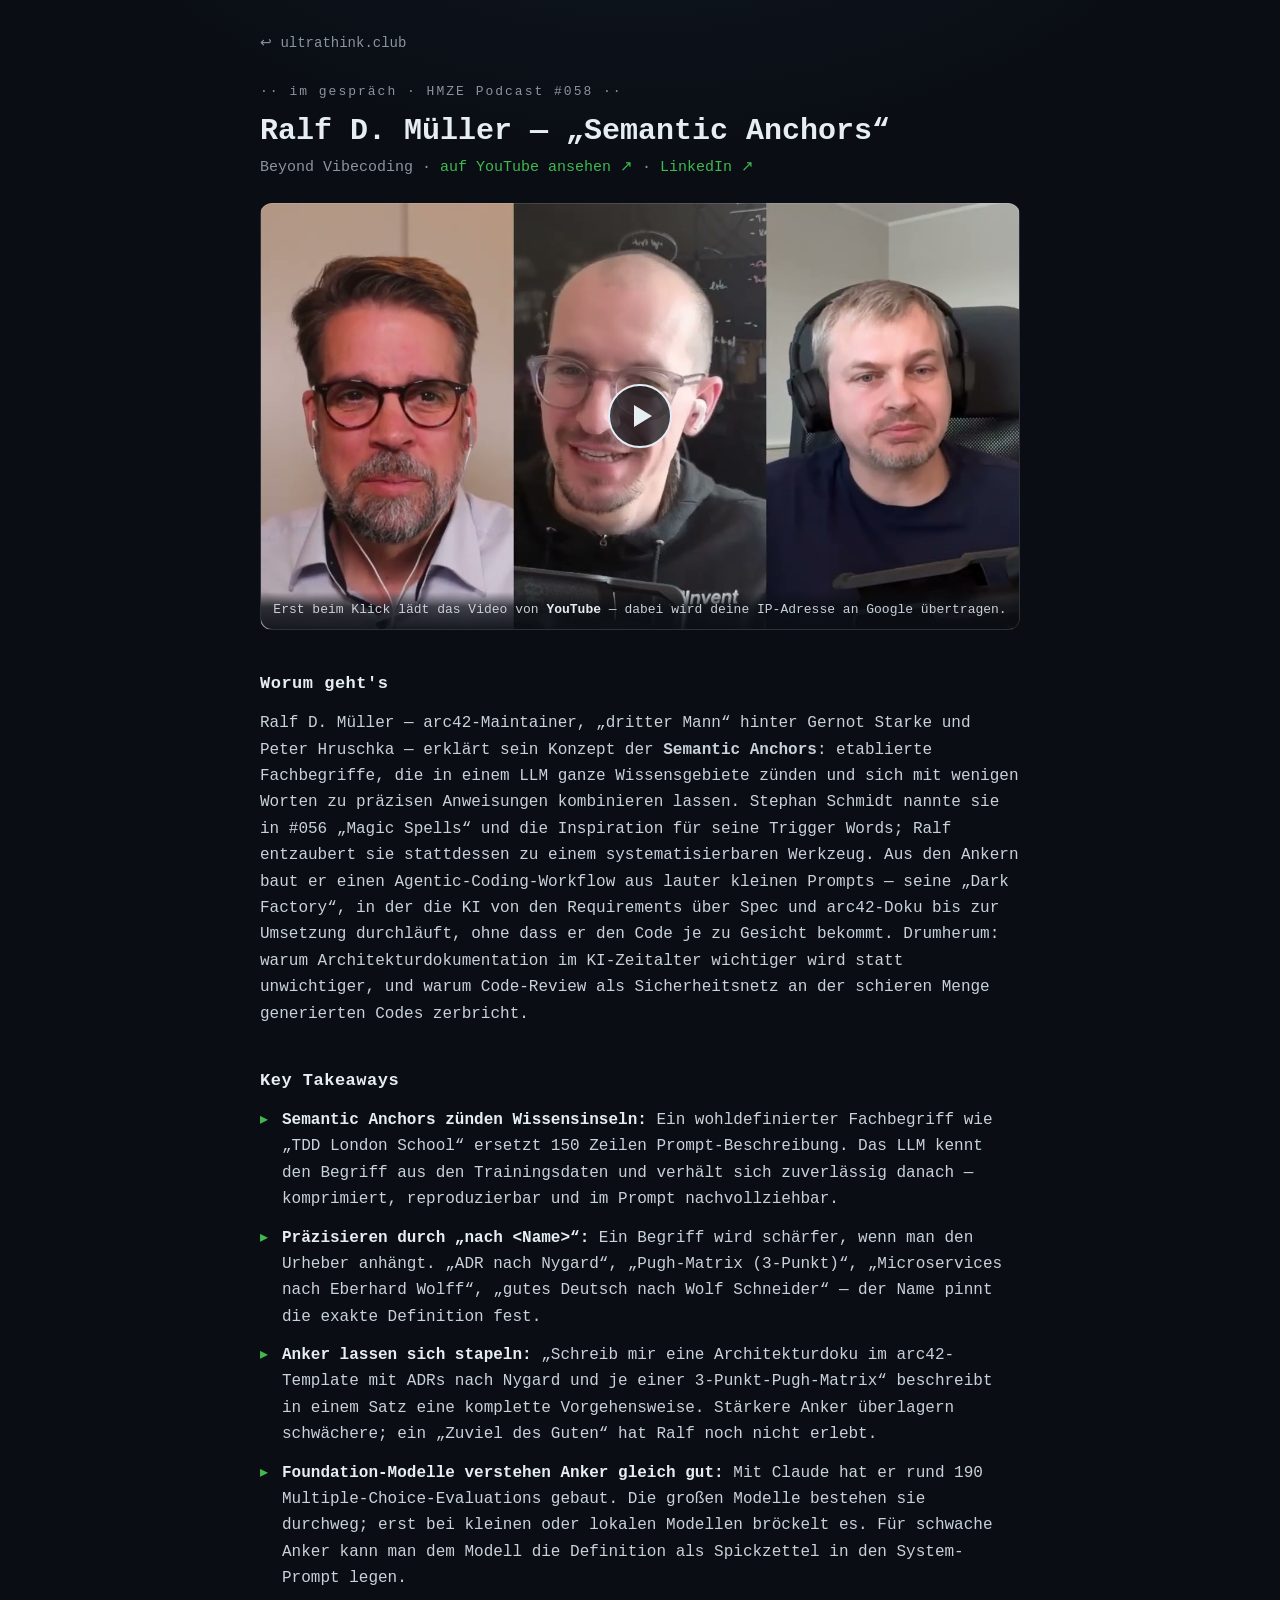
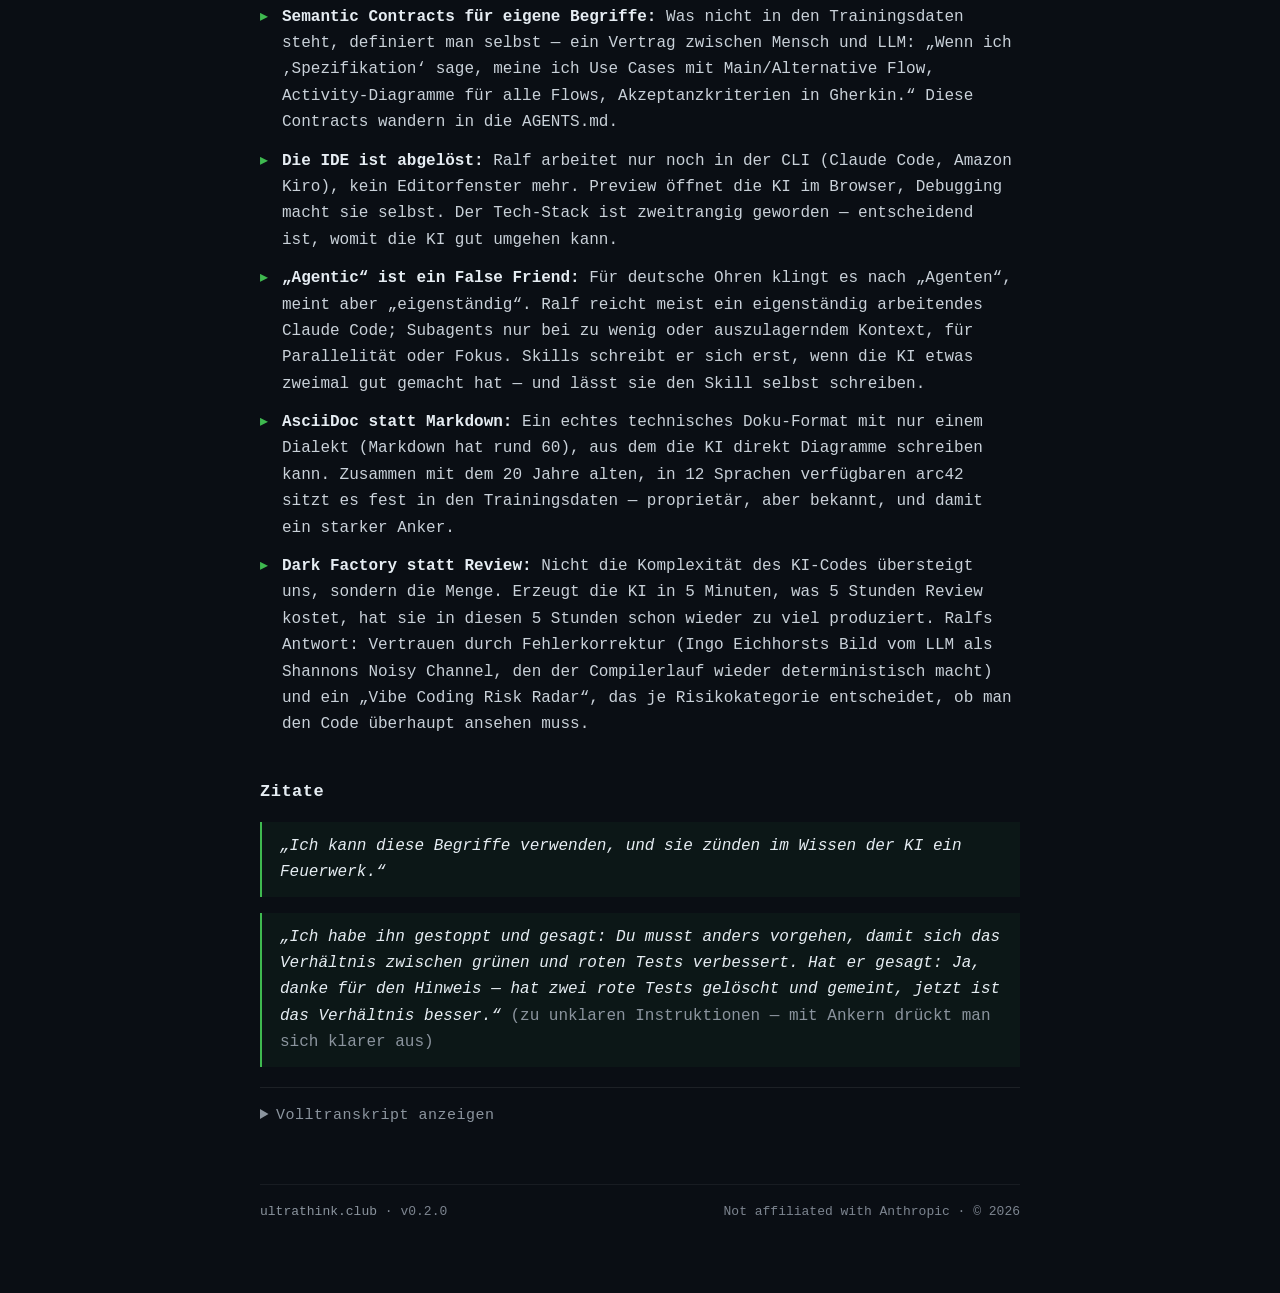
<file: talks/ralf.html>
<!DOCTYPE html>
<!-- ultrathink.club — talk: Ralf D. Müller — v0.2.0 -->
<html lang="de">
<head>
  <meta charset="utf-8">
  <meta name="viewport" content="width=device-width, initial-scale=1">
  <title>Ralf D. Müller — „Semantic Anchors" · ultrathink.club</title>
  <meta name="description" content="Ralf D. Müller im HMZE-Podcast (#058) über Semantic Anchors: etablierte Fachbegriffe, die im LLM ganze Wissensgebiete zünden — und einen Agentic-Coding-Workflow aus lauter kleinen Prompts. Zusammenfassung, Takeaways und Transkript.">
  <meta name="theme-color" content="#0a0e14">
  <link rel="icon" href="../favicon.svg" type="image/svg+xml">
  <link rel="canonical" href="https://ultrathink.club/talks/ralf.html">

  <meta property="og:type" content="article">
  <meta property="og:title" content="Ralf D. Müller — „Semantic Anchors“">
  <meta property="og:description" content="HMZE #058: Fachbegriffe, die im LLM Wissensgebiete zünden — und ein Agentic-Coding-Workflow aus kleinen Prompts.">
  <meta property="og:url" content="https://ultrathink.club/talks/ralf.html">
  <meta property="og:image" content="https://ultrathink.club/talks/ralf.jpg">
  <meta name="twitter:card" content="summary_large_image">
  <meta name="twitter:image" content="https://ultrathink.club/talks/ralf.jpg">

  <link rel="stylesheet" href="talk.css">
</head>
<body>
  <div class="wrap">
    <a class="back" href="../">↩ ultrathink.club</a>

    <div class="kicker">·· im gespräch · HMZE Podcast #058 ··</div>
    <h1>Ralf D. Müller — „Semantic Anchors“</h1>
    <p class="sub">Beyond Vibecoding · <a href="https://www.youtube.com/watch?v=rQj-B3VTx48" target="_blank" rel="noopener">auf YouTube ansehen ↗</a> · <a href="https://www.linkedin.com/in/rdmueller" target="_blank" rel="noopener">LinkedIn ↗</a></p>

    <a class="video" href="https://www.youtube.com/watch?v=rQj-B3VTx48"
       data-yt="rQj-B3VTx48" data-title="Ralf D. Müller im HMZE Podcast"
       style="background-image:url('ralf.jpg')" aria-label="Video abspielen: Ralf D. Müller im HMZE Podcast"><span class="video-note">Erst beim Klick lädt das Video von <b>YouTube</b> — dabei wird deine IP-Adresse an Google übertragen.</span></a>

    <h2>Worum geht's</h2>
    <p class="lead">Ralf D. Müller — arc42-Maintainer, „dritter Mann“ hinter Gernot Starke und Peter Hruschka — erklärt sein Konzept der <strong>Semantic Anchors</strong>: etablierte Fachbegriffe, die in einem LLM ganze Wissensgebiete zünden und sich mit wenigen Worten zu präzisen Anweisungen kombinieren lassen. Stephan Schmidt nannte sie in #056 „Magic Spells“ und die Inspiration für seine Trigger Words; Ralf entzaubert sie stattdessen zu einem systematisierbaren Werkzeug. Aus den Ankern baut er einen Agentic-Coding-Workflow aus lauter kleinen Prompts — seine „Dark Factory“, in der die KI von den Requirements über Spec und arc42-Doku bis zur Umsetzung durchläuft, ohne dass er den Code je zu Gesicht bekommt. Drumherum: warum Architekturdokumentation im KI-Zeitalter wichtiger wird statt unwichtiger, und warum Code-Review als Sicherheitsnetz an der schieren Menge generierten Codes zerbricht.</p>

    <h2>Key Takeaways</h2>
    <ul class="take">
      <li><strong>Semantic Anchors zünden Wissensinseln:</strong> Ein wohldefinierter Fachbegriff wie „TDD London School“ ersetzt 150 Zeilen Prompt-Beschreibung. Das LLM kennt den Begriff aus den Trainingsdaten und verhält sich zuverlässig danach — komprimiert, reproduzierbar und im Prompt nachvollziehbar.</li>
      <li><strong>Präzisieren durch „nach &lt;Name&gt;“:</strong> Ein Begriff wird schärfer, wenn man den Urheber anhängt. „ADR nach Nygard“, „Pugh-Matrix (3-Punkt)“, „Microservices nach Eberhard Wolff“, „gutes Deutsch nach Wolf Schneider“ — der Name pinnt die exakte Definition fest.</li>
      <li><strong>Anker lassen sich stapeln:</strong> „Schreib mir eine Architekturdoku im arc42-Template mit ADRs nach Nygard und je einer 3-Punkt-Pugh-Matrix“ beschreibt in einem Satz eine komplette Vorgehensweise. Stärkere Anker überlagern schwächere; ein „Zuviel des Guten“ hat Ralf noch nicht erlebt.</li>
      <li><strong>Foundation-Modelle verstehen Anker gleich gut:</strong> Mit Claude hat er rund 190 Multiple-Choice-Evaluations gebaut. Die großen Modelle bestehen sie durchweg; erst bei kleinen oder lokalen Modellen bröckelt es. Für schwache Anker kann man dem Modell die Definition als Spickzettel in den System-Prompt legen.</li>
      <li><strong>Semantic Contracts für eigene Begriffe:</strong> Was nicht in den Trainingsdaten steht, definiert man selbst — ein Vertrag zwischen Mensch und LLM: „Wenn ich ‚Spezifikation‘ sage, meine ich Use Cases mit Main/Alternative Flow, Activity-Diagramme für alle Flows, Akzeptanzkriterien in Gherkin.“ Diese Contracts wandern in die AGENTS.md.</li>
      <li><strong>Die IDE ist abgelöst:</strong> Ralf arbeitet nur noch in der CLI (Claude Code, Amazon Kiro), kein Editorfenster mehr. Preview öffnet die KI im Browser, Debugging macht sie selbst. Der Tech-Stack ist zweitrangig geworden — entscheidend ist, womit die KI gut umgehen kann.</li>
      <li><strong>„Agentic“ ist ein False Friend:</strong> Für deutsche Ohren klingt es nach „Agenten“, meint aber „eigenständig“. Ralf reicht meist ein eigenständig arbeitendes Claude Code; Subagents nur bei zu wenig oder auszulagerndem Kontext, für Parallelität oder Fokus. Skills schreibt er sich erst, wenn die KI etwas zweimal gut gemacht hat — und lässt sie den Skill selbst schreiben.</li>
      <li><strong>AsciiDoc statt Markdown:</strong> Ein echtes technisches Doku-Format mit nur einem Dialekt (Markdown hat rund 60), aus dem die KI direkt Diagramme schreiben kann. Zusammen mit dem 20 Jahre alten, in 12 Sprachen verfügbaren arc42 sitzt es fest in den Trainingsdaten — proprietär, aber bekannt, und damit ein starker Anker.</li>
      <li><strong>Dark Factory statt Review:</strong> Nicht die Komplexität des KI-Codes übersteigt uns, sondern die Menge. Erzeugt die KI in 5 Minuten, was 5 Stunden Review kostet, hat sie in diesen 5 Stunden schon wieder zu viel produziert. Ralfs Antwort: Vertrauen durch Fehlerkorrektur (Ingo Eichhorsts Bild vom LLM als Shannons Noisy Channel, den der Compilerlauf wieder deterministisch macht) und ein „Vibe Coding Risk Radar“, das je Risikokategorie entscheidet, ob man den Code überhaupt ansehen muss.</li>
    </ul>

    <h2>Zitate</h2>
    <blockquote>„Ich kann diese Begriffe verwenden, und sie zünden im Wissen der KI ein Feuerwerk.“</blockquote>
    <blockquote>„Ich habe ihn gestoppt und gesagt: Du musst anders vorgehen, damit sich das Verhältnis zwischen grünen und roten Tests verbessert. Hat er gesagt: Ja, danke für den Hinweis — hat zwei rote Tests gelöscht und gemeint, jetzt ist das Verhältnis besser.“ <span style="font-style:normal;color:var(--dim)">(zu unklaren Instruktionen — mit Ankern drückt man sich klarer aus)</span></blockquote>

    <details>
      <summary>Volltranskript anzeigen</summary>
      <p class="note">Automatisch aus den YouTube-Untertiteln erzeugt (Rohfassung, ungeprüft).</p>
      <div class="transcript">
        <p>Ich habe ihn gestoppt, habe gesagt, du, du musst jetzt irgendwie anders vorgehen, dass du das Verhältnis zwischen grünen und roten Tests verbesserst. Er gesagt, ja, danke für den Hinweis, hat zwei rote Tests gelöscht und hat gemeint, jetzt ist das Verhältnis besser. Herzlich willkommen zu einer weiteren Episode unserer neuen Staffel von HMZE Beyond Vibe Coding, der Podcast, in dem wir den fundamentalen Change in der Softwareentwicklung begleiten. Ich bin Sebastian Heidemaier zu Erpen, CTO bei North IO.</p>
        <p>Und ich bin Andre Neubauer, CTP O bei Trusted Shops. Schön, dass ihr wieder da seid. Heute ist Ralf Müller bei uns, also nicht der Schauspieler, der heißt nämlich Ralf Möller, wie ich quasi gerade wieder gelernt habe, sondern es geht um, genau zu sein, um Ralf D. Müller, der in der Architekturszene nicht ganz unbekannt ist.</p>
        <p>Hat der ein oder andere sicherlich schon mal auf einer Konferenz oder in einem Podcast gesehen. Und es geht um Zaubersprüche. Ja, Zaubersprüche trifft es eigentlich schon ziemlich gut. Tatsächlich nennt er es Semantic Anchors und das sind bestimmte Begriffe oder Wortgruppen, die Wissensgebiete in LLMs aktivieren und damit mit wenigen Worten es ermöglichen, sehr präzise Ergebnisse basierend auf umfangreichen Methoden zu erzielen.</p>
        <p>Super spannendes Thema und welche Semantic Anchors er schon gefunden hat und wie das genau funktioniert, erzählt er uns in dieser wirklich hervorragenden Episode. Deswegen viel Spaß beim Hören. Herzlich willkommen zu einer neuen Episode von HMZE Beyond Vibe Coding. Heute haben wir einen Gast, den wir auch so indirekt aus dem Netzwerk kennen, wie die meisten unserer Gäste empfohlen tatsächlich von Stefan Schmidt zu einem ganz besonderen Thema.</p>
        <p>Herzlich willkommen Ralf. D Müller, genau, lässt sich besser wiederfinden als nur Ralf Müller. Genau, wir bitten unsere Gäste am Anfang sich einmal kurz für unsere Zuhörer vorzustellen. Mach das doch gerne mal, erzähl mal, wer du bist, was du so gemacht hast.</p>
        <p>Ja. Herzlich willkommen. Danke. Also erstmal danke für die Einladung.</p>
        <p>Ralf D Müller, ich bin irgendwie seit zehn Jahren auf Konferenzbühnen, weil es einfach weil es einfach Spaß macht und beschäftige mich seit ja, auch ungefähr zehn Jahren mit Architekturdokumentation. Arc 42, da bin ich der dritte Mann hinter Gernot Starke und Peter Ruschka, derjenige, der sich so ein bisschen um die Technik kümmert. Und Ende 2023 bin ich zu dem Thema Generative gekommen. Oh Wunder, da ist das Thema zum Fliegen gekommen und da habe ich mir eben auch gedacht, ich gucke mir das an und bin da ziemlich hängen geblieben.</p>
        <p>Ich habe damals angefangen, mein eigenes Chat-System aufzubauen, um die API kennenzulernen. Hat total viel Spaß gemacht. Und so langsam kriege ich wieder den Bogen zur Softwarearchitektur und eben auch da die Dokumentation, weil gerade die Dokumentation für die LLMs ja super wichtig ist, weil das ist das, was sie ja sehen. Im Kontext, ne?</p>
        <p>Und deswegen wird die Architekturdokumentation und die Dokumentation allgemein jetzt super wichtig. Und da passt auf einmal alle Puzzleteile wieder total zusammen. Danke dir. Vielleicht erstmal eine provokante Frage zu Beginn, bevor wir dann zu unserem üblichen ersten Einstand kommen.</p>
        <p>Architekturdokumentation, ändert sich das gerade? Also ist es jetzt eher eine Sammlung von MD Files, die miteinander verlinkt sind? Es ändert sich, aber in eine andere Richtung, als die meisten glauben. Ähm, ich sehe Architektur-Dokumentation tatsächlich wenig in den Prozessen, so in dem Spec Driven Development, ist aber total wichtig.</p>
        <p>Ähm, habe ich gerade vorhin wieder einen Post abgelassen, weil äh ohne die Architektur, ähm, weiß das LLM gar nicht so recht, na ja, es wird was machen, ja, aber es wählt dann selbst die Architektur. Und das sollte man nicht aus der Hand geben. Und deswegen, ähm, wenn man es verstanden hat, dann merkt man, dass die Architektur wichtiger ist als vorher, weil ähm, früher im Team hat man sich so, ich sage immer am Lagerfeuer ausgetauscht, wie machen wir das, gehen wir links oder rechts? Ähm, das passt mit der, ähm, mit der KI nicht mehr so, weil die ist am Lagerfeuer nicht mit dabei, sondern die braucht das im Kontext.</p>
        <p>Und dafür, ja, MD Files machen Sinn. Ich benutze ganz gern AsciiDoc, einfach aus dem Grund, AsciiDoc ist ein technisches Dokumentationsformat. Ähm, eigentlich genauso leicht wie Markdown, aber es gibt z.B. ähm, die das den Diagramm, ähm, ja, das Diagramm-Makro.</p>
        <p>Und wenn ich AsciiDoc verwende, dann kennt das die KI und kann gleich Diagramme schreiben. Und Arc42 ist halt das Template. Ich glaube, wir haben es mittlerweile in 12 Sprachen ist es verfügbar, wird weltweit verwendet. Und auch das ist wieder so ein Punkt, weil es seit 20 Jahren existiert, seit 20 Jahren Open Source ist, ist es in den Trainingsdaten der LLMs drin.</p>
        <p>Und wenn ich einem LLM sage, Arc42, dann weiß es ganz genau, 12 Kapitel, die und die Struktur. Das ist natürlich ein unheimlicher Vorteil, ne, wenn das äh nichts äh ja, vielleicht ist es sogar was proprietäres, aber was bekanntes ist. Schon mal das erste Nugget für mich mitgenommen, mir das AsciiDoc anzuschauen. Genau.</p>
        <p>AsciiDoc ist nicht ganz so weit verbreitet wie Markdown, wird aber eigentlich genauso gut von den Tools unterstützt und hat den großen Vorteil, Markdown gibt&#x27;s, ich würde sagen, in der Wikipedia sind so ungefähr 60 Dialekte aufgeführt. Bei AsciiDoc gibt&#x27;s nur einen und das heißt, das Tooling, das passt immer, weil es immer der gleiche Source ist. Ist halt präzise damit, ne? Okay.</p>
        <p>Perfekt. Ich glaube, wir haben, ich hätte schon ein, zwei Brücken zu unserem Hauptthema machen können, aber wir sagen ja am Anfang immer, quasi, wie arbeitest denn du? Also, was ist dein aktueller Tech Stack oder Tool Stack? Experimentierst du viel?</p>
        <p>Und so weiter und so fort. Also, vielleicht kannst du da uns mal so einen Einblick geben, was so deine, deine, deine tägliche AI-Kost ist. Also, experimentieren auf jeden Fall. Und ich bin als Technology Evangelist unterwegs.</p>
        <p>Das heißt, ich, ich erkläre Leuten die Technologie. Ich, äh, ich versuche, dass der Funken meiner Begeisterung überspringt und das klappt eigentlich, glaube ich, meistens recht gut. Und für diese Rolle muss ich halt viel ausprobieren. Und muss ich verstehen, wie das funktioniert und warum das funktioniert.</p>
        <p>Das Warum ist ist heutzutage super wichtig, weil die KI, wenn sie z.B. dokumentiert, dass was da passiert und wie der Code ausgeführt wird, ist nicht das Problem. Warum ich jetzt hier einen Merge Sort und keinen Quick Sort verwendet habe oder sowas, warum ich die und die Datenbank verwendet habe, das Warum ist heutzutage echt ein größeres Problem. Und wenn wir vom Tech Stack reden, ist es total faszinierend, dass der eigentlich jetzt egal geworden ist.</p>
        <p>Hauptsache, die KI kann gut damit umgehen. Und äh gerade heute habe ich mich wieder mit der KI drüber unterhalten, wie man den den Loop hinbekommt äh im Agenten im Coding Agenten, dass der Agent sich gut korrigieren kann. Und da haben unterschiedliche Sprachen unterschiedliche Stärken. Und dann sage ich doch, muss ich nicht unbedingt meine Sprache, die ich gewöhnt bin, also ich bin eigentlich mit dem Java Stack aufgewachsen.</p>
        <p>Ähm muss ich nicht den benutzen, sondern dann benutze ich einen anderen Stack, den die KI für dieses Problem vorschlägt. Und das eben auch, wenn die KI das Problem kennt, dann kann sie eben auch sagen, ja, du ähm für das Problem haben wir hier mit Python die besseren Libraries als mit Go. Go wäre zwar typisierter und äh für einiges praktischer, aber in dem Fall nehmen wir besser Python. Und dann sage ich der KI, okay, du weißt, ich kenne Java.</p>
        <p>Wenn ich blöde Fragen habe, dann erklärst du es mir bitte ebenso, dass ich als Java Entwickler das verstehe. Und damit ist der Technologie Stack für mich relativ in den Hintergrund geraten. Ist verrückt. Ja, mach mal, Sebastian.</p>
        <p>Ja, genau in mit mit Text Stack äh also die die Frage ähm hat auch eher den Hintergedanken, welche äh welcher KI Text Stack sozusagen, ne? Also es ist eher Cloud Code, ist es äh Codex, äh ist es Integrati KI oder nutzt du Cursor? Und wie ja, also welche wichtigsten Tools äh nutzt du so? Hast du irgendwie bestimmte Skills oder Plugins, die dich extrem weitergebracht haben?</p>
        <p>Der Text Stack. Okay. Der benutze äh Cloud Code ähm schon ziemlich lange. Ich benutze auch Kiro ähm und jeweils eben mit den Cloud Modellen, wobei man mittlerweile auch bisschen hört, dass äh Claude so ein bisschen naja verheizt jetzt mehr Tokens und wird teilweise schwieriger.</p>
        <p>Ich bin mit Claude noch ziemlich zufrieden und ich benutze ja, wenn ich Tools benutze, dann eben auf der CLI. Also ich setze meinen Cursor nicht mehr in irgendein Editorfenster, deswegen selbst sowas wie Visual Studio Code für ein Preview oder so. Nee, da sage ich der KI öffne mir das Preview bitte im Browser und dann macht sie das und dann sehe ich das. Und deswegen bin ich von den Editoren IDEs komplett weg.</p>
        <p>Die KI macht das Debugging für mich und ähm ja, damit ist quasi eigentlich nur noch Modell und Harness und was so Skills und Agenten angeht, ich versuche mit dem Modell den Agentic Flow durchzugehen und das Agentic Ich musste da erstmal lernen als Non-Native Speaker. Agentic hört sich für einen Deutschen jetzt immer so an wie Agenten ähm und im Englischen heißt es eben auch eigenständig. Wenn einem das bewusst geworden ist, ähm ja ähm mein Claude Code arbeitet eigenständig und wenn Claude Code meint, es müsste noch irgendwie was an Agenten abgeben oder so, dann dann kann es das machen. Aber das war auch total faszinierend, weil ich schon ziemlich früh 2023 als mein eigenes Chatsystem gebaut habe und dann Function Calling hatte, da habe ich schon überlegt, was passiert eigentlich, wenn ich als Function dem LLM ein LLM mitgebe.</p>
        <p>Ich habe das Mhm. inneren Gedankengang genannt und habe das als Function Calling mitgegeben und der hat es genutzt. Der hat einfach sich seine eigenen Prompts geschrieben und dann das LLM gestartet, z.B. für einen Code Review.</p>
        <p>Und äh, ja, eigentlich war das damals schon ein moderner Agent. Ich wusste damals noch nicht, aber es hat funktioniert, war cool. Und es ist eben auch cool, wenn man eben die Technologie mal so ähm ja richtig erfährt, selbst erfährt, dass das eben ja einfach nur eine einfache API ist, die man eben im Loop aufruft. Und dann ist dann treten eben auch die die Skills und äh Subagents und sonstwas finde ich ein bisschen in den Hintergrund.</p>
        <p>Ich habe so ähm vier Punkte, wo ich sag, ein Agent macht Sinn, das ist, wenn ich äh zu wenig Kontext habe, wenn ich Kontext auslagern möchte, wenn ich Geschwindigkeit brauche, also Parallelität. Wenn ich äh Fokus brauche, dass eben ähm die Aufgabe vorne im Kontext steht und nicht irgendwo weiter hinten, wo der Kontext schon stattgefunden hat. Und äh der dritte Punkt steht auf der Folie in meinem Training. Guter Verweis, äh wer quasi da äh mehr mehr sehen, mehr hören will von dir, der kann Training buchen.</p>
        <p>Findet man glaube ich auch bei LinkedIn, wenn man nicht wenn ich es richtig erinnere. Genau. Dann haben wir das auch untergebracht. Äh ich hab schon ein paar Nuggets für mich mitgenommen.</p>
        <p>Äh ich finde äh auch äh ich glaube, das haben wir noch nie besprochen, Sebastian hier, ne? Aber diese Fehlinterpretationen oder diese erste Reaktion, Agentic ist ein Agent, ne? Das das ist äh das hör ich immer wieder oder also diese Wahrnehmung auch, also quasi diese äh gefühlte falsche Übersetzung, also ähm False Friend, ähm gut, dass du das heute übernommen hast für uns, Ralf. Gerne doch.</p>
        <p>Dafür bin ich da. Nein. Hat hat ja nur bis zur, weiß ich, 12. Episode oder so.</p>
        <p>Genau. Alles klar. Gut, vielen Dank. Ja, das das ist genau das, was uns auch immer wieder interessiert, weil am Ende die meisten nutzen natürlich Cloud Code, aber die Art und Weise, wie Cloud Code benutzt wird, ist doch immer wieder unterschiedlich und deine Gedanken, die du jetzt gerade geteilt hast, sind da auch noch mal total spannend gewesen.</p>
        <p>Erinnert mich ein bisschen an an den Mario Zechner, der auch eher sagt mit der Pi Coding Harness entwickelt, der auch eher sagt, er will eigentlich gar nicht so viel Zeug haben, sondern er will eher down to the Basics, möglichst kleiner System Prompt und dann eher sozusagen für den Anwendungsfall, den er gerade hat, das Tool bauen oder nutzen, was er dafür braucht, ne? Das erinnert mich ein bisschen daran. Ja. Das mit dem Tool bauen, wenn ich da gerade noch mal aufgreifen darf, das finde ich halt auch spannend, weil wenn ich merke, dass der die KI irgendwas für mich gut gemacht hat, z.B.</p>
        <p>Bilder generiert, wer meine LinkedIn Post kennt, der wird merken, oh ja, das ist viel mit KI generiert. Und das ist irgendwo immer wieder der gleiche Stil, ja, dann sage ich irgendwann, das hast jetzt zweimal gut gemacht, jetzt schreib dir mal einen Skill dafür, aber schreib den selbst, ja, und dann dann weiß ich, es es kommt reproduzierbar wieder, ja. Das ist die Art und Weise, wie ich Skills verwende. Ja.</p>
        <p>Exakt, exakt, genau. Gut, dann würde ich sagen, aber Tech Stack abgehakt und können zu the meat übergehen. Der Stefan hatte ja, weiß gar nicht, vor welchen, vor wie viel Folgen das war, aber zumindest als letztes Mal da war, hatte er einmal so dieses Name Dropping gemacht, Semantic Encas. Also, ich kann ehrlich zugeben, war mir bis dahin noch nicht ein Begriff und deswegen vielleicht auch einfach mal so für viele der Leute, die hier zuhören, was ist es denn aus deiner Sicht, Ralf?</p>
        <p>Es wundert mich nicht, dass der Begriff nicht so noch nicht so bekannt ist. Ähm. Noch nicht. Das ist richtig.</p>
        <p>Wo kommt das her? Stefan hat gesagt, das sind so Magic Spells. Dabei eigentlich sind sie dafür da, dass ich die Magie so ein bisschen rausnehme. Und ähm das Ganze hat angefangen, dass ich ähm so auf LinkedIn in immer geguckt habe.</p>
        <p>Mensch, da sind so viele Leute, die die reden davon hier, dass die KI alles für sie macht und sie lassen über Nacht irgendwelches Swarms laufen und nächsten Morgen ist der Code fertig. Ich habe es nicht glauben können. Reuben Cohn war einer von denen und ich habe mir dann sein Spark Framework mal angeguckt, was irgendwie ein Shell Script war und dann habe ich mir das Shell Script angeguckt, habe festgestellt, das ist eigentlich kein Shell Script, sondern das ist ein parametrisierter Prompt. Dann habe ich mir den Prompt angeguckt und habe gemerkt, das Teil kann es kann ganz gut Test Driven Development.</p>
        <p>Zuverlässig. Also habe ich geguckt in den Prompt, wo beschreibt er lang ausführlich das Test Driven Development und es war gar nichts drin. Es war nur TDD London School drin. Da habe ich mir gedacht, okay.</p>
        <p>London School kenne ich nicht. TDD Test Driven Development, das soll ausreichen? Und dann habe ich mit Claude drüber gesprochen und Claude hat gesagt, ja ja, TDD London School kenne ich. Es gibt auch noch Chicago School.</p>
        <p>Das ist so ähnlich wie Detroit School. Und auf einmal habe ich gemerkt, dieser Begriff hat irgendwas getriggert. Und ähm hat eben so eine so eine Wissensinsel in dem Lernwissen äh der KI getriggert. TDD selbst so Mock Test Driven Development wo er irgendwie ja.</p>
        <p>Aber TDD London School ist halt ein Begriff, den ich vorher nicht kannte. Ist irgendwie Mock First und solche Geschichten. Und der ist so gut definiert, dass die, dass der KI das reicht, um mit diesem Begriff ordentlich gesteuert zu werden. Und dann habe ich mir gedacht, okay, gibt es noch mehr solche Wissensinseln, solche Begriffe, die etwas triggern?</p>
        <p>Und ich habe noch mehr gefunden. Wir hatten gerade eben Arc 42, da weiß die KI schon gleich, okay, zwölf Kapitel, so und so strukturiert, funktioniert so und so. Ist schon mal ein ganz guter Trigger. Und das kann man auch noch kombinieren.</p>
        <p>Wenn wir von Software-Architektur sprechen, dann haben wir immer wieder Architektur-Entscheidungen. Architecture Decision Records, ADRs. Ist noch kein starker Begriff, ja, Architecture Decision Record, kann ich irgendwie die Entscheidung aufschreiben. Wenn ich aber sag, Use ADRs according to Nygard oder ADRs nach Nygard, Nygard, Michael Nygard hat mal einen schönen Blogpost geschrieben, so schreibe ich ADRs.</p>
        <p>Die KI weiß, okay, jetzt weiß ich genau, wie ich es mache. Und dann mache ich es ganz gerne, dass ich eine Entscheidungsmatrix in den ADR reinbringe, um eben ähm ja, eine Übersicht über die Optionen zu haben. Und da habe ich in meiner Six Sigma Zeit äh Prozessoptimierung gelernt, dass es eine Pugh-Matrix gibt. Und das ist auch wieder ein sehr wohldefinierter Begriff.</p>
        <p>Kann ich noch verfeinern, 3-Punkt-Pugh-Matrix. So. Jetzt habe ich drei Anker genannt, Arc 42, ADR nach Nygard und 3-Punkt-Pugh-Matrix. Und wenn ich diese Anker jetzt vereinige und sage, schreibe mir eine Architektur-Dokumentation im Arc 42 Template mit ADRs nach Neigart und für jeden ADR eine 3.</p>
        <p>Puma Matrix. Dann habe ich in einem Satz mit wenigen Worten ganz genau beschrieben, wie diese Architektur aussehen soll. Weil ich da mehrere Wissensinseln getriggert habe. Und das ist das ist powerful.</p>
        <p>Das ist das, was Stefan Schmidt als Magic Spells bezeichnet hat, ne? Der, der sie kennt, kann sie nutzen gegenüber der KI. Und wow, auf einmal gerade bei dem Test-Driven Development. Ich sag immer, wenn ich das so manuell aufbaue, wenn ich der KI Test-Driven Development beibringen will, dann sage ich meistens der KI, du schreib mir mal einen Prompt für ein LLM, dass das LLM Test-Driven Development macht.</p>
        <p>Ich habe es mal gemacht, 150 Zeilen Beschreibung. Kann ich ersetzen durch TDD London School. Und auf einmal 150 Zeilen Prompt sind nicht mehr maintainable. Die kann ich nicht verwalten.</p>
        <p>Ich weiß nicht, wie ich ihn da zu was anderem bringe. Aber TDD London School oder Arc 42, wo ich schon über Neigart und Puma Matrix das Ganze modifiziert habe, das ist auf einmal etwas, was maintainable ist, wo ich auch erkenne in den Prompts, was passiert und warum. Weil eben Arc 42 und Neigart und Puma Matrix das genauso definiert, deswegen verhält er sich so. Und das ist eigentlich die Magie dahinter.</p>
        <p>Und das ist das, wo Claude sagt, ja, das nennt man eigentlich Semantic Anchors, semantische Anker, Anker im Wissensgebiet. Mhm. Alles super spannend. Ich muss ehrlich sagen, ich habe auch 100 % also A verstanden jetzt, was es im Detail ist.</p>
        <p>Also danke dir dafür. Ich verstehe ehrlich gesagt auch warum Stefan gesagt hat, Magic Spells. Ähm. Äh, wie wie wie ähm Also ich nehme an, komme auch gleich noch drauf.</p>
        <p>Wir haben noch nicht alle entdeckt. Wie stabil sind denn die? Weil so Modelle ändern sich ja. Ähm Habt ihr eine Idee?</p>
        <p>Also fallen da mal Sachen weg? Kommen da Sachen dazu? Ich würde jetzt im ersten Moment denken, das ist wahrscheinlich relativ stabil, weil die Basis da drunter ja eher sich nicht so stark ändert, aber habt ihr da irgendwelche Erkenntnisse? Hast du da irgendwelche Erkenntnisse?</p>
        <p>Das sind ja eigentlich Fachbegriffe. Und ähm als Fachbegriffe sind sie eigentlich in den Trainingsdaten stabil drin. Vieles davon steht einfach in der Wikipedia. Aber die Frage kam immer wieder auf.</p>
        <p>Ja, wenn ich jetzt in einem Modell so einen Anker gefunden habe, bedeutet das auch, dass das in dem anderen Modell funktioniert? Wahrscheinlich doch nicht. Ich habe immer gesagt, doch doch, wird wahrscheinlich funktionieren, weil es ja einfach Fachbegriffe sind. Und ähm ich habe mir tatsächlich mal die Zeit genommen, zusammen mit Claude, dass wir Evaluations geschrieben haben.</p>
        <p>Wir haben für die LLMs Multiple-Choice-Tests gebaut. Ich glaube, es sind irgendwie 190 oder so geworden. Und die haben wir tatsächlich mehreren LLMs vorgesetzt. Wenn man auf der Website ist, unten rechts im Footer sind die Evaluations.</p>
        <p>Und die Foundation Modelle, die verstehen die Begriffe alle gleich gut. Und erst wenn man in die ganz kleinen Modelle reingeht oder lokale Modelle, dann merkt man auf einmal, da gibt&#x27;s Probleme. Dass irgendwas nicht ganz genau verstanden ist. Und das ist auch klar, weil nicht jedes Modell ist halt in dieser Tiefe trainiert.</p>
        <p>Die großen Modelle schon, aber gerade wenn ich jetzt spezialisierte Modelle hätte oder eben kleine, dann nicht. Ich kann dann aber mit diesen Evaluations notfalls quasi dem Modell einen Spickzettel mitgeben. Das wenn ich erkenne, okay, das ist z.B. das Product Requirements Document, das PRD, das ist so ein so ein Anker, der ist nicht so stark.</p>
        <p>Der versagt manchmal bei den Modellen. Dann kann ich ihm das aber eben als Spickzettel mitgeben. Im System Prompt und dann würde es funktionieren, wenn ich so ein z.B. ein lokales Modell nutzen würde.</p>
        <p>Verstanden. Ja, das wäre auch eine meiner anderen Fragen gewesen. Das ist eine ist halt Modelle entwickeln sich vorwärts. Nicht alle Modelle sind gleich groß, ne?</p>
        <p>Das halt das wird dann zusammengedrückt. Kannst ja auch quant quantisieren, ne? Quantizieren, danke dir. Ich würde quantifizieren, quantisieren.</p>
        <p>Okay, verstanden. Wenn ich jetzt ich habe jetzt nicht wirklich das eins zu eins durchgezählt, aber würde sagen nördlich der 50 Enkers, also quasi Schlagworte, Fachworte, habt ihr. Quasi gibt&#x27;s so, also Gibt&#x27;s Also, wie sucht ihr da nach neuen drinne? Also, das 50 wird ja nicht das Ende gewesen sein.</p>
        <p>Keine Ahnung, wenn wir uns in einem halben Jahr treffen, ob es dann 100 sind, wo es halt abebbt. Also, habt ihr da eine Strategie, um das rauszufinden und um das auch zu validieren? tatsächlich bei 131 momentan. Und ähm Ach, du.</p>
        <p>Es gut geschätzt, Mensch. Es fällt halt auch immer wieder auf, wenn man irgendwelche Begrifflichkeiten hat, die irgendwie was triggern. Ähm ein so ein Beispiel war ähm Sota. Ähm wo wo wo mir jemand auf LinkedIn gesagt hat, Sota ist doch sicher auch so ein Begriff.</p>
        <p>Ähm Learn it Sota hat irgendwer immer wieder verwendet. Und da habe ich mir überlegt, was was was soll das jetzt bedeuten? Sota State of the Art. Und wenn ich dem Modell sage, mach dich mal über, keine Ahnung, Microservice Sota schlau.</p>
        <p>Dann weiß das LLM, okay, ich muss jetzt hier aktuelle Informationen ziehen, ja? Und und dann merkt man auf einmal, das könnte ein Anker sein. Faszinierend an den Ankern ist, finde ich so ein bisschen. Man könnte jetzt sagen, es sind ja eigentlich einfach Fachbegriffe.</p>
        <p>Alle, jeder Fachbegriff ist ein Anker. Aber. Die Fachbegriffe sind unterschiedlich stark. Also wir hatten es jetzt zum Beispiel bei dem ADR, das ADR nach Neigart stärker ist.</p>
        <p>Und. Viele Fachbegriffe. Sind halt auch. Unbekannt.</p>
        <p>Eigentlich wie Magic Spells, ne? Also jetzt TDD Land School. Die meisten, die ich so treffe, die sagen, nee, was soll das sein? Ja?</p>
        <p>Ähm. Aber auf eben Sota Mesi Puma Tricks, ja? Aber wenn ich auf einmal merke, das ist ein ein Magic Spell, ein Zauberwort für die KI. Dann kann ich es doch auch einsetzen.</p>
        <p>Und dann lerne ich das. Und im Gegensatz zu, wenn ich mich jetzt mit. Mit einem Experten unterhalte. Ähm.</p>
        <p>Dann ist es trotzdem meistens so, dass ich diese Fachbegriffe. Oft gar nicht so verwende. Weil ich jetzt dann doch nicht weiß. Ist jetzt so was wie Arc 42 Aski Doc.</p>
        <p>Ähm bekannt oder muss ich es noch mal ausholen und erklären? Bei diesen Ankern weiß ich, die KI, die LLMs kennen es. Ich kann diese Begriffe verwenden und sie zünden im Wissen des KIs ein Feuerwerk. Gibt es dann ein zu viel?</p>
        <p>Ähm also quasi, wenn ich in einem Prompt halt irgendwie. Zehn Ankers rein packe, also quasi verliert sich, also gibt es dann einen. Äh quasi einen. Wie soll ich sagen, also einen Tipping Point, wo sich es dann wieder umkehrt, die Nützlichkeit?</p>
        <p>Also ich könnte mir vorstellen, dass es ähm. Widersprechende Anker gibt. Ähm, wenn ich die dann verwenden würde, dann wäre es bisschen blöd. Ähm, wobei ich glaube, ein Überlagern funktioniert ganz gut, denn Arc 42 hat z.B.</p>
        <p>auch Architekturentscheidung, hat sie nicht ganz so ähm stark definiert wie Neigart und wenn ich dann sag, mach die ADRs nach Neigart, dann ist das so ein so ein Überlagern. Ein zuviel des Guten habe ich noch nicht kennengelernt. Aber ich ich entdecke immer wieder Anker, die mich wirklich erfreuen. Ich sehe z.B.</p>
        <p>gerade auf dem Bildschirm gutes Deutsch nach Wolf Schneider. Wow, also, wenn ihr wollt, dass die KI so schreibt, dass nicht aussieht wie KI, dann sagt ihr, schreib. Entsprechend dem guten Deutsch nach Wolf Schneider, der hat irgendwie so eine Style Bibel mal aufgelegt oder im Englischen Plain English according to Strunk and White. Wieder zwei so Begriffe, die äh ich würde jetzt mal tippen, ihr kanntet die vorher nicht.</p>
        <p>Ich kannte sie vorher auch nicht. Aber jetzt sind sie hier in der. In der Library der Semantic Ankers und jeder kann sie nachschlagen. Ähm, vielleicht ganz kurz dazu.</p>
        <p>Ich glaube, es macht einen Unterschied, ob du ein Mixture of Experts Model nimmst oder ein Dense Model, weil bei einem Mixture of Experts Model werden ja nur bestimmte quasi Experten aktiviert und da kann es sein, dass sozusagen ein äh im Kontext früher gebrachter Anker ähm schon oder dass mehrere die Experten schon so saturieren, dass dann ein Anker weiter hinten gar nicht mehr nützt oder dass dann bestimmte aktiviert werden und andere nicht. Ne, bei einem Dense Model sollte es wahrscheinlich aber keinen Unterschied machen, sondern. Am Ende dazu führen, hoffentlich, dass alle im Kontext landen in irgendeiner Form. Du erwischst mich gerade auf dem auf dem falschen Fuß.</p>
        <p>Also Mixture of of Experts und Dance Model, ich bin da nicht so tief drin, dass ich da zu sagen könnte. Bei Mixture of Experts habe ich gelernt, ich habe früher immer gedacht, dass Mixture of Experts so ja, da ist ein da ist ein neuronales Netz für Physik, eins für Biologie, eins für Mathe, eins für Deutsch. Habe ich dann gelernt, ist falsch, sondern ist eher so. Na ja, der weiß, jetzt kommt ein Satzzeichen und jetzt schmeiße ich den Expert für Satzzeichen an oder sowas.</p>
        <p>Ähm. Ich habe eben zumindest gelernt, dass bei den LLMs, die ich verwende, bei den Foundation Modellen und eben auch bei lokalen, das gut funktioniert und das eben zur Steuerung super klasse funktioniert. Und es am Ende ja, sagen wir mal, erfüllt ja gleich. Zwei wichtige Funktionen.</p>
        <p>Das eine ist, dass es A Token spart, ne, also Kontext rot vermindert, also diesen 150 Zeilen TDD Description zusammengedampft auf TDD London School. Und zum anderen noch mal den den anderen Effekt hat, dass du genau das bekommst, was du erwartest, so ne, das also wie wie du gesagt hast, ein ADR kann man auf verschiedene Arten und Weisen schreiben, gibt es verschiedene Artikel, wie das aufgebaut sein muss. Wenn du aber sagst nach. Garten ist relativ, also nicht relativ, sondern sehr klar, wie der aufgebaut ist.</p>
        <p>Und von daher ist es also auch für mich gerade eine coole Erkenntnis. Ich habe habe mir neulich, ich weiß gar nicht, ob ihr es kennt, aber ich habe mir neulich mal Caveman als Plugin installiert, was was also ja, sowas ähnliches macht, ne, im Prinzip auch die die Sprache so ein bisschen, sagen wir mal, runter dumpt, also viel so ähm äh Squish rausnimmt, der irgendwie Semantic Sugar ist, aber jetzt keine keine wirkliche Bedeutung hat und äh wenn man das kombiniert noch mit so einer Liste an an äh Semantic Encas, äh dann äh hat man, glaube ich, den Kontext schon mal oder zumindest den Tokenverbrauch reduziert und damit den Kontext auch ein Stück weit aufgeräumt. Das ist übrigens ein interessanter äh Stichpunkt, weil ähm jemand aus der Community, ich weiß jetzt gerade leider nicht den Namen, ähm hat tatsächlich für die Semantic Encas einen Skill gebaut, der eben den kann ich fragen, ähm du, wenn ich jetzt eine Architekturbeschreibung ähm prompten möchte, ähm welchen Anker kann ich verwenden? Und der sucht den Anker dann raus, also so bisschen Caveman-mäßig, ne?</p>
        <p>Das ähm eben was Aufwendiges übersetzt wird in was Einfaches. Ja, ich glaube, super, super wichtig, das wäre auch eins meiner Fragen gewesen, damit einer mit einer wachsenden Menge an Encas, wie quasi quasi behält man im Hinterkopf, wann man was halt irgendwie einsetzen kann. Also gerade auch, wenn man wenn es wächst, ja, ähm und man vielleicht eben nicht das Latest Greatest gerade gehört hat. Ähm okay, aber gibt&#x27;s das schon?</p>
        <p>Schade, hätten wir bauen können, Sebastian, am Wochenende. Ihr könnt&#x27;s mal testen, wie gut es ist und dann vielleicht äh verbessern, wenn da noch was zu verbessern ist. Oder vielleicht fallen euch äh semantische Anker ein. Das ist übrigens total spannend, wenn man Open Source arbeitet, also wie Arc 42 z.B.</p>
        <p>oder ADRs nach Nygard, ähm dann kann es sehr gut sein, dass ähm dieses Wissen ein ein ein Anker bildet, also dass ich die letzten 10 Jahre Docusaurus Code Public Open Source gemacht habe, bedeutet, ähm ja, ich kann der KI einfach sagen, benutze den Docusaurus-Code-Ansatz. Ich kann aber auch sagen, benutze den Docusaurus-Code-Ansatz nach Ralf D. Müller und die KI sagt, &quot;Ah ja, okay, dann willst du äh DocToolchain als Tooling und du willst AsciiDoc anstelle von Markdown. Ja, prima.</p>
        <p>Ähm. Ist super. Und ähm dieses dieses komprimieren, das führt halt auch dazu, dass ich ja, ich brauche eigentlich keine Skills, weil ähm wenn ich einfach sag, schreib mir jetzt ein ADR nach Neigart. Ähm ja, ich hätte ein ADR Skill bauen können, wo noch ein ADR Template und sowas drin ist.</p>
        <p>Aber schreib mir ein ADR nach Neigart, ähm das tippe ich einfach so aus den Fingern rein, das äh ist schon im Muskelgedächtnis drin der Finger, das rauscht einfach so über die Tastatur. Jetzt jetzt erkenne ich gerade ein Pattern. Liegt das äh liegt die Tatsache, dass da immer äh quasi mache XX äh mache XYZ nach ABC, ist das tatsächlich die Power, also dass man eben nicht einen verwaschenen Begriff nimmt, also quasi ADR, sondern ADR nach Neigart ist ja eben wiederum sehr sehr präzise. Ist das vielleicht noch quasi etwas, was diese Magie stärker werden lässt oder wirken lässt?</p>
        <p>tatsächlich, ähm wenn man einen Fachbegriff hat, dann kann man auch noch mal eben einen Namen hinten dran hängen und dann wird es präziser. Also z.B. Microservice nach Eberhard Wolff wird auch präziser sein als einfach nur Microservices. Und das tatsächlich bei vielen ähm Ankern ist das so zu merken.</p>
        <p>Akt 42 ist z.B. für für sich selbst ein starker Anker, da brauche ich nicht noch sagen nach ähm Starke und Ruschka. Ähm. Mhm.</p>
        <p>Andere Sachen, ja, da setze ich das nach gutes Deutsch nach Wolf Schneider oder so noch hinten dran, damit er genau die Definition kennt und eben das Buch und Blogposts und sonst was in den Trainings äh im Trainingsdata ähm sich zieht. Jetzt mal so ein bisschen in vielleicht hat der der ein oder andere halt irgendwie Lust dazu Kontributen. Ah, wie geht denn das und B. Wohnen auch wie messten ihr Stärke?</p>
        <p>Also wenn wir jetzt immer quasi darüber gesprochen, dass ein Wort eine gewisse Magie auslöst, was also wie lässt sich ein Magie messen? Also total klasse. Claude hat da ein ein Template gebaut, ein Issue Template, wo man neue Anker submiten kann. Das heißt, man muss nur den Anker, den man vermutet, eingeben.</p>
        <p>Ich habe früher immer den GitHub Copilot dann drauf angesetzt und der Copilot hat dann gesagt. Nee, triggert bei mir nichts oder ja, triggert bei mir was, ja? Und hat dann eben entsprechend den den Pull Request gemacht, bis dann Claude vor zwei Wochen gesagt hat, du der Copilot, der der vergisst da immer noch die deutsche Übersetzung und dies und jenes. Lass mich das machen.</p>
        <p>Und jetzt immer, wenn da so ein Issue aufgemacht wird für einen neuen Anker, dann setze ich Claude drauf an und der macht dann den Pull Request, überprüft, ob es ein guter Anker ist oder nicht. Und wir haben tatsächlich manche Anker auch als Gegenbeispiel. Dass wir sagen, zum Beispiel. Um.</p>
        <p>TLDR. Wurde als Anker submitted. Ja, ist ein feststehender Begriff. Aber.</p>
        <p>Das das triggert keine Aktion. Um. Bluff. Bottom Line Upfront.</p>
        <p>Kannte ich vorher noch nicht. Hat die KI dann vorgeschlagen, das triggert eine Aktion. Nämlich das zusammengefasst wird mit der Bottom Line Upfront. Wow.</p>
        <p>Damit habe ich die Zusammenfassung mein TLDR. Kann aber eben auch weiterlesen. Die Semantic Ankers, das ist das, was im Wissen vorhanden ist, im in den Trainingsdaten des LLMs. Und es einer mal auf mich zu und hat gesagt, das ist ja schön und gut.</p>
        <p>Jetzt habe ich eigene Begriffe. Ähm, die sind in den Trainingsdaten nicht drin. Wie mache ich daraus semantische Anker? Ich habe z.B.</p>
        <p>Arc 42 als Architekturdokumentation, aber Betriebsmanual, da kenne ich nichts, was irgendwie Open Source ist, ähm, was ich da als Begriff nehmen kann. Also habe ich wieder mit Cloud gequatscht und Cloud hat gemeint, ja, ähm, ist ja kein Problem. Wir können ja in so einem System Prompt oder in einem anderen File, in einem Agents MD, Begriffe definieren. Mhm.</p>
        <p>Und wie könnten wir das nennen? Ja, das könnten wir Semantic Contracts nennen. Also, eine ein ein Contract, ein Vertrag zwischen mir und dem LLM. Wenn ich sage Betriebshandbuch, dann meine ich Folgendes.</p>
        <p>Geht so ein bisschen in die Richtung von Skills. Und äh auch das gibt es auf der auf der Website und das wird jetzt dann total spannend, weil auf der Website ist z.B. Das sind so semantische Contracts wie Spezifikation. Spezifikation, ja, wieder ungenau.</p>
        <p>Wenn ich aber sage, when we talk about a specification or spec, we mean use cases with main flow, alternative flows, activity diagrams for all flows, acceptance criteria in Gherkin format. Ja, Activity Diagramme ist ein Trigger, Use Cases ist ein leichter Trigger, Gherkin ist ein starker Trigger. Ja? Dann fasse ich auf einmal so so Trigger zusammen und kann eben auch sagen, du, wenn wir über Architekturdokumentation sprechen, dann meinen wir immer Arc 42 mit ADRs nach Neigard und 3.</p>
        <p>Q Matrix. Und das ist dann so eine Definition, die nehme ich jetzt immer ganz gerne, wenn ich ein neues Projekt starte und auf der Website kann man sich diese Contracts zusammenklicken und sagen so, das alles rüberkopieren, dann kopiere ich mir das rüber in meine Agents MD und benutze es dann in meinem Workflow. Das ist so wie ich dann die nächste Komponente, die aus dem Ganzen entstanden ist, ähm ein Workflow, mit dem ich Agenty Coding mache und diese Agenty Coding nur aus kleinen Prompts aufbaue, weil diese kleinen Prompts halt aus semantischen Ankern bestehen. Und damit kommt man verdammt weit, also das ist quasi meine ähm Dark Factory, wo ich mit der KI am Anfang nur über meine Requirements spreche, ähm die KI baut mir dann die Spec, baut mir dann die 41 Dokumentation.</p>
        <p>Da gucke ich dann noch mal drüber, das ist so mein Dashboard, wo ich sehe, macht die KI das so, wie ich will. Die KI weiß schon, ADRs werden mit mir durchgesprochen. Und dann wird aus der Spec werden die Epics und die Stories generiert und dann fängt die KI an umzusetzen. Und wow, das funktioniert klasse.</p>
        <p>Wie wie lang ist denn so ein Dark Factory Run sozusagen deines Agenten mit diesem Flow, den du erreichst? Also momentan steuere ich noch relativ viel, dass ich immer sag so, was ist das nächste Issue, zeig mir die mal und ja, mach das und dies und jenes. Ähm ich hatte aber auch schon Runs, ein Run war 2 Stunden 40. Ähm ich habe da so eine Phase, wo ich zum Schluss sag, ja, okay, alle Tests sind grün, aber jetzt nimmst du mal dieses Tool bans CLI Tool und teste es.</p>
        <p>Teste es ausführlich manuell. Und versuch über Edge Cases Fehler zu finden. Und dann findet der tatsächlich 12 Issues. Erstellt die als GitHub Issues, macht eine Analyse.</p>
        <p>Und dann sage ich ihm, ja, und jetzt fix du bitte die 12 Issues. Und dann hat er eben da schon mal zwei Stunden 40 dran gearbeitet, kam dann wieder und hat gesagt, so, das passt jetzt aber. Und das Das ist dann so ein so ein Punkt. Mittlerweile vertraue ich ihm, dass die Tests eben ähm passen, weil er die Tests vorher schreibt und ich hatte mal so eine Phase, wo ich gemerkt habe, er hatte acht grüne Tests, vier rote Tests und er hat sich im Kreis gedreht.</p>
        <p>Er hat die die roten Tests nicht grün gekriegt. Ich habe ihn gestoppt, habe gesagt, du du musst jetzt irgendwie anders vorgehen, dass du das Verhältnis zwischen grünen und roten Tests verbesserst. Hat er gesagt, ja, danke für den Hinweis, hat zwei rote Tests gelöscht und hat gemeint, jetzt ist das Verhältnis besser. Und das ist halt mit Instruction Following und eben Ankern, die dir der Trick, dass man da dann vielleicht doch in die richtige Richtung geht.</p>
        <p>Ja. Gut, hat ja deine Instruction befolgt, ne? Und hat dann das Verhältnis verbessert. war dann so ein Beispiel, dass ich mich unklar ausgedrückt habe, ne?</p>
        <p>Und mit den Ankern drücke ich mich klarer aus. Und man muss auch dazu sagen, mit der Dark Factory, ich habe so ein so ein White Coding Risk Radar. Auch wieder Dark Factory, ich habe den Code nie gesehen, aber ist total praktisch, weil ich kann da einstellen, wie ja, was was mein Code ist, auf was für Daten er zugreift, welche Sprache ich verwendet habe, typisiert oder weniger typisiert, kann ich irgendwie mit Pointern Probleme kriegen und so. Und dann fängt er an.</p>
        <p>Das zu bewerten. Kriegt halt eine Risikokategorie raus. Und er hat so schöne Beispiele genommen. Also, wenn ich jetzt eine Product Landing Page habe, ja, also, wenn die gut aussieht, dann brauche ich mir den Sourcecode nicht anzugucken.</p>
        <p>Wenn ich jetzt aber Firmware für medizinische Hardware habe, dann sollte ich da noch mal drüber gucken, ja. Und dementsprechend nimmt er diese Risikokategorie. Und spuckt dann vier Level aus. Und hat dann auch Mitigations.</p>
        <p>Dass er sagt, im Level eins, na ja, du solltest einen Linter haben und du solltest automatisch kompilieren und dies und jenes. Kategorie zwei hat er dann, glaube ich, schon einen AI Review. Human Review kommt erst in Kategorie drei rein. Und da habe ich tatsächlich auch einen Skill entwickeln lassen von Claude.</p>
        <p>Der das unterstützt. Das heißt, ich kann jetzt einen Claude Skill laden, um eine Risikoanalyse zu machen. Der geht über den Code drüber, bespricht mit mir die verschiedenen, die ähm. Fünf Dimensionen des Radars.</p>
        <p>Und erzeugt dann einen ADR. Diesen ADR kann man dann natürlich mit seinen Security Menschen durchsprechen. Geht ihr mit? Und anschließend setzt Claude tatsächlich oder die gewählte KI die Mitigations um.</p>
        <p>Und hey, seitdem ich das habe, habe ich auf einmal Pre Commit Hooks und so was, was ich vorher nie in meinen Open Source Projekten drin hatte. Und Lighthouse Tests, ja, die Websites, die erstellt werden, sind auf einmal performant und ähm. Ja, accessible, wo ich früher bei Open Source nicht drauf geachtet habe. Und ähm, ist äh tatsächlich dann so ein so ein Tool, wo ich dann eben auch entscheiden kann, mache ich jetzt Dark Factory?</p>
        <p>Ähm, muss ich mir den Sourcecode angucken oder nicht? Super spannend, das auch noch mal im Kontext deiner Arbeit zu verstehen. Ähm, glaube jetzt, da wird mir auch noch mal klar, also mir war schon war schon vorher klar, was ein bisschen wie die Magie ist, aber das noch mal so an konkreten Beispielen zu hören, äh hilft noch mal mehr, das einzuordnen. Ich bin gespannt, wie viel äh Magic Spells oder Semantic Ankers nach dem Podcast dazu kommen.</p>
        <p>Ist ja doch relativ leicht, was einzureichen. Ich habe vorhin übrigens, also jetzt zu kurz zu ruhig war, habe ich überlegt, was ich einreichen will. Ähm, nur so im Kopf die Sachen mal so durchgegangen, ja. Mal gucken.</p>
        <p>Sehr gut. Ja. Ich das glaube, The Meat haben wir damit, also den Hauptgang, ne? Es ist ja, wenn man das wie ein äh Menü äh betrachtet, dann haben wir den Hauptgang jetzt hinter uns gebracht.</p>
        <p>Kommen wir langsam zum Dessert. Ähm, genau. Und äh Dessert bei uns äh ist so ein Segment, wo wir mal fragen, also, da geht es um Reality Check, ne? Hast du auch ab und zu so What the Momente, wo du dir denkst so, wir sind so weit, aber diese Kleinigkeit, die klappt jetzt nicht.</p>
        <p>Gab es da zuletzt sowas? Also, ich habe beim Bild ge- Bild generieren immer wieder solche Effekte. Beim Bild generieren, da ähm findet man leichter so weiße Flecken in der Landkarte des Wissens, ne? Ähm, ich habe z.B.</p>
        <p>ähm mal ein altes Radio mit Radiobuttons generieren lassen wollen. Er weiß, was Radiobuttons sind, aber also, in HTML und irgendwo, ja, aber auf einem Radio kennt er keine Radiobuttons. Oder ein kleinen Teleprompter auf dem Schreibtisch kriegt er auch nicht hin. Einen großen Teleprompter, ja, das kriegt er hin.</p>
        <p>Aber einen kleinen Teleprompter und da da bin ich immer wieder erstaunt und da merke ich auch bei meinen LinkedIn Posts, wo da irgendwelche Grenzen sind, wo ich dann merke, okay, hier brauche ich nicht weiter den Prompt zu verfeinern, er kriegt es halt einfach nicht hin bzw. Claude macht das ja für mich, also ich schreibe ja auch nicht die Bildprompts, sondern das macht ja Claude. Aber auch umgekehrt, diese diese Wow-Effekte, ja, die die wo ich eigentlich irgendwo schon früh gedacht habe, okay, das das war jetzt cool, aber jetzt ist es normal und ähm da kommt nichts mehr, ja. Ich habe irgendwie, würde ich sagen, fast jede Woche wieder so Wow-Effekte, ähm wo ich sag, Mensch, das ist aber cool, was die KI da kann.</p>
        <p>Und was war so so ein Beispiel zuletzt, was du hattest? Also, es gibt eigentlich ich habe es ständig, ja. Äh und wenn ich z.B. mein Bildgenerator, ähm wie die KI selbstständig sich zurechtfindet, die APIs sich anguckt und eben dann auch auf die Idee gekommen ist, dass ich arbeite viel mit Referenzbildern und die Referenzbilder, ja, sie funktionieren einigermaßen, wenn man ein Bild direkt generieren lassen will, aber die KI hat dann schon gemerkt, nee, nee, also es ist besser, wenn erst mal ein generisches Bild generiert wird und dann über die Edit API mit den Referenzbildern gearbeitet wird, ja.</p>
        <p>Und das sind so Sachen, wo ich sag, jo, das das hätte mich verdammt lange Zeit gekostet, um da selbst draufzukommen und so macht es die KI quasi im Dark Factory Mode. Zeigt mir immer mal wieder Bilder und ich sag, A ist besser als B und wow, diese diese Eigenständigkeit und wie die KI sich mittlerweile selbst zu helfen weiß, finde ich klasse. Wobei einmal fand ich es auch total witzig, da hatte ich der KI gesagt, sie soll mir eine Linkliste von der Webseite ziehen. Und das war noch mein mein eigener Chatbot und da war ein Fehler, der hat es nicht geschafft über über so ein fetch die Seiten zu ziehen, also ist er irgendwie auf die Besch gegangen, hat es mit curl probiert, hat es auch nicht hingekriegt und man kennt das ja so, dass die KI ebenso immer, wenn der eine Weg nicht funktioniert, sie einen anderen Weg nimmt.</p>
        <p>Und ich erinnere mich noch ganz genau daran, wie die KI mit den Tools gescheitert ist und zum Schluss gesagt hat, ich schaffe es nicht, aber du hast doch einen Browser vor dir, kannst du bitte auf die Webseite gehen und Steuerung A, Steuerung C und dann hier bei mir Steuerung V rein. Das fand ich schon, ja, der User als Tool Fallback. Sehr gut. Rent the Human.</p>
        <p>Genau. Ja, cool. Dann vielleicht noch als letzter Punkt, hast du irgendeine Prediction, die du mit unseren Hörern teilen möchtest? Also, ich habe einen ganzen Talk, wo ich Predictions mache.</p>
        <p>Und viele dieser Predictions sind schon eingetreten oder gerade nicht eingetreten. Und eine der Predictions war so, na ja, die die Komplexität der Software, die von KI erzeugt wird, ne? Ich habe mir so gedacht, na ja, momentan erzeugt die KI Software mit einer Komplexität, da können wir den Code reviewen. Und wir sollten ihn ja auch reviewen, zumindest hat man es damals gesagt.</p>
        <p>Und ich habe mir überlegt, was passiert, wenn die KI immer besser wird und die Komplexität des Codes steigt, dass sie über unseren kognitiven Fähigkeiten ist und wir das gar nicht mehr reviewen können. Und es ist anders gekommen, wir haben es alle gemerkt, es es ist nicht, dass die Komplexität steigt, sondern einfach die Menge an Code, die von KI generiert wird. Wenn die KI in fünf Minuten Code erzeugt, wo ich fünf Stunden brauche, um ein Review zu machen, dann hat die KI in den fünf Stunden schon wieder so viel Code erzeugt, ich kann diese Reviews gar nicht mehr machen. Und deswegen ist meine Prediction, dass wir halt in diese Richtung Dark Factory gehen müssen und wir müssen eben in diese Richtung gehen, dass wir der KI vertrauen können, keine Reviews mehr machen müssen.</p>
        <p>Und da fand ich einen Vortrag von Ingo Eichhorst super spannend, der eben die KI mit Shannons Theorem verglichen hat, Shannon mit einem Noisy Channel, ich bringe Fehlerkorrektur drauf und kann den Kanal somit ja fehlerfreier gestalten. Und wenn ich das LLM als fehlerbehafteten Kanal ansehe, nicht deterministisch, dann kann ich eben auch für mit Fehlerkorrekturen, z.B. den Compilerlauf, eben den Determinismus reinbringen und damit ja, das Vertrauen stärken. Aber ich glaube, das wäre dann für eine andere Folge.</p>
        <p>Definitiv, das haben wir ja schon paar Mal gesagt, als ich gesagt habe, gefühlt bei jedem Gast, wir müssen uns noch mal in paar Monaten wieder treffen, wiedersehen, dann quasi noch mal schauen, wo wir stehen oder anderes Thema besprechen. Mit Stefan haben wir das ja schon gemacht, insofern glaube, würde uns freuen, Ralf, wenn du noch mal wiederkommst und wir das wiederholen. Du hast ein super wichtiges Thema angesprochen, haben Sebastian und ich schon noch neulich mal diskutiert, Dark Factories, das werden wir sicherlich in einer der nächsten Folgen mal besprechen, mal gucken, ob allein oder ob wir dann noch irgendjemanden finden, mit dem wir das halt irgendwie diskutieren können. Auf jeden Fall vielen vielen Dank.</p>
        <p>Ja, wie gesagt noch mal danke für die Einladung. Hat Spaß gemacht. Jederzeit gerne wieder. Der HMZ E Podcast ist ein gemeinsames Projekt von Sebastian Heidemeier zu Erpen und Andre Neubauer.</p>
        <p>Infos zum Gast und Themen aus dem Podcast findest du in den Shownotes. Diskutieren kannst du mit uns bei LinkedIn und für alles andere, z.B. wen du gerne mal hier hören möchtest, kannst du gerne eine E-Mail an Vielen Dank für deine Zeit. Wenn es dir gefallen hat, abonniere den Podcast.</p>
        <p>Bis zur nächsten Folge.</p>
      </div>
    </details>
  </div>

  <footer>
    <span><a href="../">ultrathink.club</a> · v0.2.0</span>
    <span>Not affiliated with Anthropic · © 2026</span>
  </footer>

  <script src="talk.js"></script>
</body>
</html>
</file>
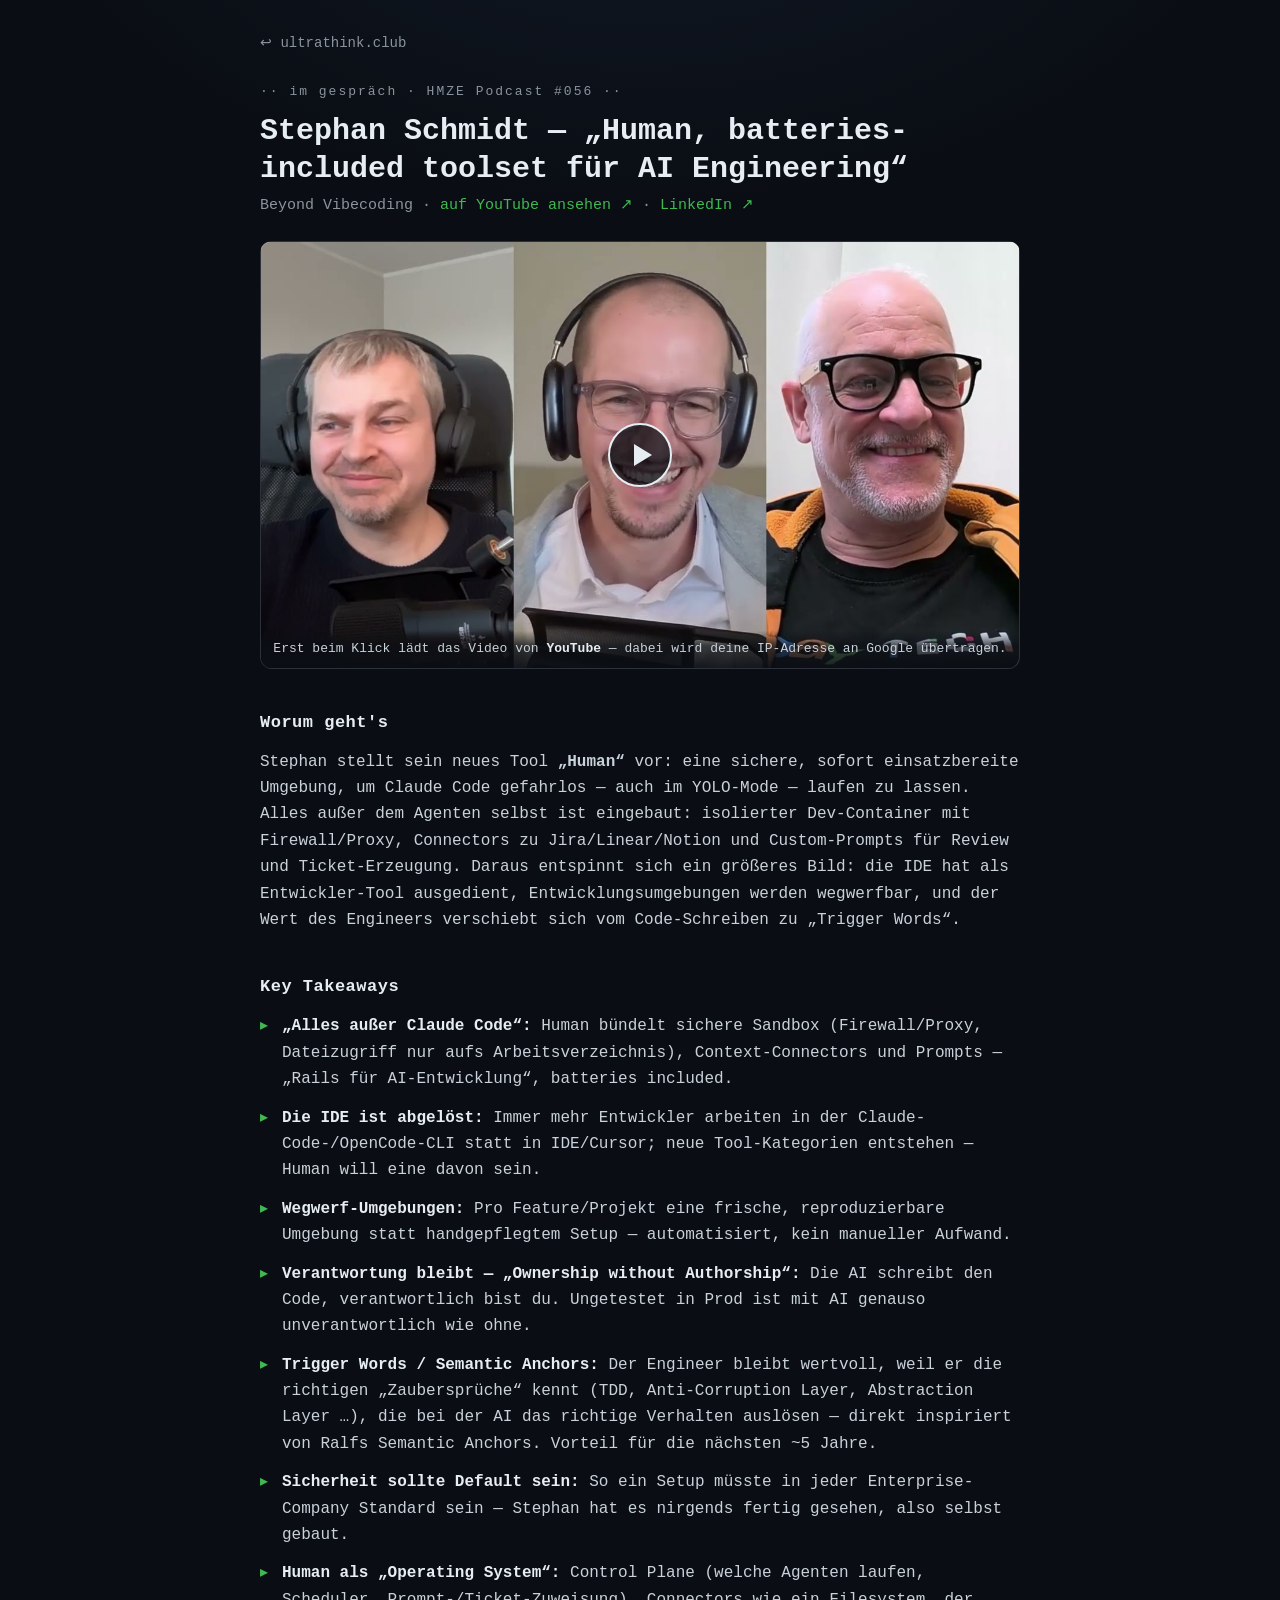
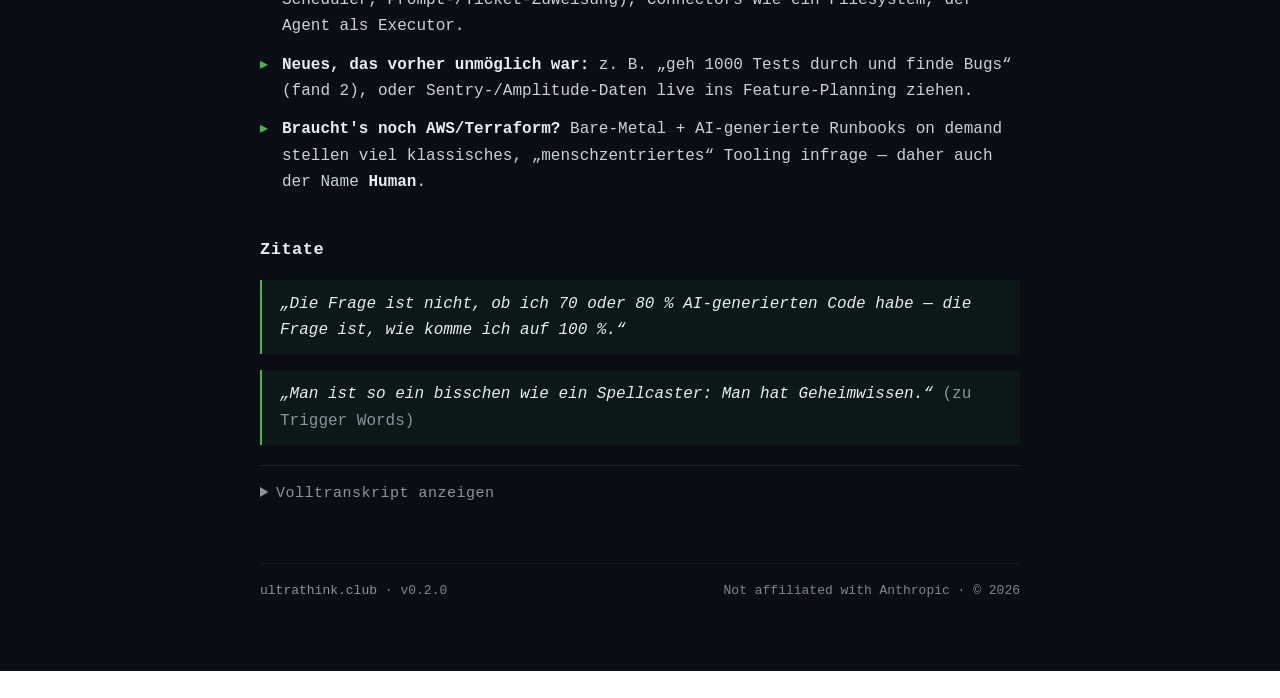
<file: talks/stephan.html>
<!DOCTYPE html>
<!-- ultrathink.club — talk: Stephan Schmidt — v0.2.0 -->
<html lang="de">
<head>
  <meta charset="utf-8">
  <meta name="viewport" content="width=device-width, initial-scale=1">
  <title>Stephan Schmidt — „Human, batteries-included toolset für AI Engineering" · ultrathink.club</title>
  <meta name="description" content="Stephan Schmidt im HMZE-Podcast (#056) über sein Tool „Human“, die Ablösung der IDE, Wegwerf-Umgebungen und Trigger Words / Semantic Anchors. Zusammenfassung, Takeaways und Transkript.">
  <meta name="theme-color" content="#0a0e14">
  <link rel="icon" href="../favicon.svg" type="image/svg+xml">
  <link rel="canonical" href="https://ultrathink.club/talks/stephan.html">

  <meta property="og:type" content="article">
  <meta property="og:title" content="Stephan Schmidt — „Human, batteries-included toolset für AI Engineering“">
  <meta property="og:description" content="HMZE #056: über „Human“, die Ablösung der IDE, Wegwerf-Umgebungen und Trigger Words / Semantic Anchors.">
  <meta property="og:url" content="https://ultrathink.club/talks/stephan.html">
  <meta property="og:image" content="https://ultrathink.club/talks/stephan.jpg">
  <meta name="twitter:card" content="summary_large_image">
  <meta name="twitter:image" content="https://ultrathink.club/talks/stephan.jpg">

  <link rel="stylesheet" href="talk.css">
</head>
<body>
  <div class="wrap">
    <a class="back" href="../">↩ ultrathink.club</a>

    <div class="kicker">·· im gespräch · HMZE Podcast #056 ··</div>
    <h1>Stephan Schmidt — „Human, batteries-included toolset für AI Engineering“</h1>
    <p class="sub">Beyond Vibecoding · <a href="https://www.youtube.com/watch?v=R1iFMEkD_j4" target="_blank" rel="noopener">auf YouTube ansehen ↗</a> · <a href="https://www.linkedin.com/in/stephanjschmidt" target="_blank" rel="noopener">LinkedIn ↗</a></p>

    <a class="video" href="https://www.youtube.com/watch?v=R1iFMEkD_j4"
       data-yt="R1iFMEkD_j4" data-title="Stephan Schmidt im HMZE Podcast"
       style="background-image:url('stephan.jpg')" aria-label="Video abspielen: Stephan Schmidt im HMZE Podcast"><span class="video-note">Erst beim Klick lädt das Video von <b>YouTube</b> — dabei wird deine IP-Adresse an Google übertragen.</span></a>

    <h2>Worum geht's</h2>
    <p class="lead">Stephan stellt sein neues Tool <strong>„Human“</strong> vor: eine sichere, sofort einsatzbereite Umgebung, um Claude Code gefahrlos — auch im YOLO-Mode — laufen zu lassen. Alles außer dem Agenten selbst ist eingebaut: isolierter Dev-Container mit Firewall/Proxy, Connectors zu Jira/Linear/Notion und Custom-Prompts für Review und Ticket-Erzeugung. Daraus entspinnt sich ein größeres Bild: die IDE hat als Entwickler-Tool ausgedient, Entwicklungsumgebungen werden wegwerfbar, und der Wert des Engineers verschiebt sich vom Code-Schreiben zu „Trigger Words“.</p>

    <h2>Key Takeaways</h2>
    <ul class="take">
      <li><strong>„Alles außer Claude Code“:</strong> Human bündelt sichere Sandbox (Firewall/Proxy, Dateizugriff nur aufs Arbeitsverzeichnis), Context-Connectors und Prompts — „Rails für AI-Entwicklung“, batteries included.</li>
      <li><strong>Die IDE ist abgelöst:</strong> Immer mehr Entwickler arbeiten in der Claude-Code-/OpenCode-CLI statt in IDE/Cursor; neue Tool-Kategorien entstehen — Human will eine davon sein.</li>
      <li><strong>Wegwerf-Umgebungen:</strong> Pro Feature/Projekt eine frische, reproduzierbare Umgebung statt handgepflegtem Setup — automatisiert, kein manueller Aufwand.</li>
      <li><strong>Verantwortung bleibt — „Ownership without Authorship“:</strong> Die AI schreibt den Code, verantwortlich bist du. Ungetestet in Prod ist mit AI genauso unverantwortlich wie ohne.</li>
      <li><strong>Trigger Words / Semantic Anchors:</strong> Der Engineer bleibt wertvoll, weil er die richtigen „Zaubersprüche“ kennt (TDD, Anti-Corruption Layer, Abstraction Layer …), die bei der AI das richtige Verhalten auslösen — direkt inspiriert von Ralfs Semantic Anchors. Vorteil für die nächsten ~5 Jahre.</li>
      <li><strong>Sicherheit sollte Default sein:</strong> So ein Setup müsste in jeder Enterprise-Company Standard sein — Stephan hat es nirgends fertig gesehen, also selbst gebaut.</li>
      <li><strong>Human als „Operating System“:</strong> Control Plane (welche Agenten laufen, Scheduler, Prompt-/Ticket-Zuweisung), Connectors wie ein Filesystem, der Agent als Executor.</li>
      <li><strong>Neues, das vorher unmöglich war:</strong> z. B. „geh 1000 Tests durch und finde Bugs“ (fand 2), oder Sentry-/Amplitude-Daten live ins Feature-Planning ziehen.</li>
      <li><strong>Braucht's noch AWS/Terraform?</strong> Bare-Metal + AI-generierte Runbooks on demand stellen viel klassisches, „menschzentriertes“ Tooling infrage — daher auch der Name <strong>Human</strong>.</li>
    </ul>

    <h2>Zitate</h2>
    <blockquote>„Die Frage ist nicht, ob ich 70 oder 80 % AI-generierten Code habe — die Frage ist, wie komme ich auf 100 %.“</blockquote>
    <blockquote>„Man ist so ein bisschen wie ein Spellcaster: Man hat Geheimwissen.“ <span style="font-style:normal;color:var(--dim)">(zu Trigger Words)</span></blockquote>

    <details>
      <summary>Volltranskript anzeigen</summary>
      <p class="note">Automatisch aus den YouTube-Untertiteln erzeugt (Rohfassung, ungeprüft).</p>
      <div class="transcript">
        <p>Works in My Machine. Sehr gut. Es ist doch schön, wenn sich bestimmte Dinge einfach nicht ändern, so ne. Herzlich willkommen zu einer neuen Folge von HMZE Beyond Vibecoding, der Podcast, in dem wir den fundamentalen Chang in der Softwareentwicklung begleiten.</p>
        <p>Ich bin Sebastian Heidemier zu Erpen, CTO bei Northo. Und ich bin Andre Neubauer, CTPO bei Trusted Shops. Schön, dass ihr wieder da seid. Unser heutiger Gast ist ein altbekannter, um genau zu sein, der Gast aus der ersten Episode.</p>
        <p>Die die es gehört haben, werden es wissen, wer es ist. Es ist Stefan Schmidt. Und warum ist Stefan da? Na, weil uns ein Projekt von ihm ins Auge gesprungen ist, dass wir heute gemeinsam mit ihm besprechen wollen.</p>
        <p>Es geht um Human, ein Toolset rund um wie sollte es anders sein, Agentic Engineering. Eine detaillierte Erklärung sparen wir uns hier an dieser Stelle und springen direkt rein in unsere Spezialfolge. Viel Spaß dabei. Herzlich willkommen zur Beyond Vibecoding Episode vom HMZE Podcast.</p>
        <p>Diesmal ein altbekannter Gast und zwar ist Stefan Schmidt wieder dabei in einer sozusagen Special Edition heute, denn er arbeitet derzeit an was Neuem, sehr, sehr spannendem, was wir heute ein bisschen näher beleuchten wollen. Wir werden uns deswegen auch so ein bisschen das übliche vorgeplenkel, also Stefan, stell dich doch mal vor und womit arbeitest du gerade sparen. Das könnt ihr euch in der ersten Episode sozusagen vom Beyond Vibe Coding von vor 10 Wochen anhören. Äh, heute gehen wir direkt aufs Eingemachte, aber genau bevor wir da einsteigen, erstmal herzlich willkommen, Stefan.</p>
        <p>Schön, dass du wieder da bist. Ja, sehr gerne. Ey, wir sind ganz neugierig, denn du hast ja ähm vor kurzem, ich weiß gar nicht, wann ich das erste Mal mitgekriegt habe, wahrscheinlich letzte Woche dein neues Tool, würde ich mal sagen, ne, Human angefangen zu präsentieren und äh das ich hab es mir vorhin mal angeguckt oder auch gestern schon mal ein bisschen reingelesen. Klingt alles sehr, sehr spannend, aber es macht natürlich viel Sinn, wenn es äh mit den Worten des Creators vorgestellt wird.</p>
        <p>Genau. Erklär doch mal kurz äh deine Gedanken dahinter und was was es kann, was du dir dabei gedacht hast. Ja, Rater, super Stichwort. Also, was habe ich mir dabei gedacht?</p>
        <p>Ich habe äh es kommt aus einem gewissen nie aus einem gewissen Bedarf heraus ähm ein Tool, um mit dem Ziel letztlich Secure ähm Cloud Code nutzen zu können, nach Möglichkeit in einem Yolo Mode, weil man ja nicht dauernd ja sagen will oder weil man nicht dauernd irgendwie ja zu so langen Python Promps sagen will. Darf ich den ausführen? Ja, nein. Ja, weiß ich nicht.</p>
        <p>Weil 20 Zeilen Python verstehe ich jetzt auch nicht so schnell. Ähm, da kommt es so ein bisschen her und ich habe mir die Tools angeguckt, die es da in dem Bereich gibt und war aber mit denen nicht ganz happy und habe dann somit angefangen ähm Human zu bauen, was im Prinzip ein anfängt als als Death Container äh einfaches Setup für den Death Container. Das heiß ich sag, mach human in und dann habe ich am Ende den Death Container. Jetzt hat man aber mit dem Death Container sehr viele Probleme.</p>
        <p>Äh, das heißt z.B. Cloud Chrome geht nicht so richtig, Clps gehen nicht so richtig, alles von drinne nach draußen hapert immer. Äh, also habe ich gesagt, okay, dann muss man das irgendwie auch machen mit dem Proxy und der Firewall und dann geht&#x27;s aber auch letztlich dann darum, z.B. äh um den Kontext zu managen, also wie komme ich an mein Gy ran, wie komme ich an mein Linear Shortcut Notion und so weiter ran und daraus hat sich dann etwas ergeben zu sagen, okay, ich mache human in einer Art und Weise, dass es alles ist, was man braucht, also eine Secure Umgebung, der Context, Connectors äh und so weiter und so fort in und dann nur noch Cloud Code, was da drinnen läuft.</p>
        <p>so ein Rails für AI Entwicklung, also alles better included. Ja, cool. Das ist tatsächlich auch wirklich sehr spannender Ansatz, weil genau das wünscht man sich ja immer, ne, wenn man irgendwie mit so einem Tool arbeitet, dass man wir nutzen Asana Notion, ne, dass man das alles connectet und dann auf das ganze Wissen zugreifen kann. Äh, genau.</p>
        <p>Und ja, bei dir, also Death Container, ich nehme an, gewählt, insbesondere, du meintest ja auch Yolo Mode, um ähm äh Security zu gewährleisten, vermutlich, ne? Genau. Also, das einfach äh ein Dateizugriff limitiert ist auf das aktuelle Arbeitsverzeichnis und nicht auf andere Sachen und in Kombination dann eben mit einer Firewall ähm sprich SLPXY auch nur zu kontrollieren, auf welche Webseiten oder welche URLs äh Cloud Code aufzugreifen. Mhm.</p>
        <p>Ich hatte es ja am Wochenende hätte ich ja am Wochenende angeschrieben und das auch für mich also so als Wochenendprojekt mal durchprobiert und war begeistert, weil äh hat er gerade schon so ein bisschen Vorgespräch gesagt, also ehrlich gesagt würde ich erwarten, dass das für jeder halbwegs Enterprise Grade Company so ein bisschen das die Fault setup halt irgendwie ist. Ähm äh ja, ich bin war ein bisschen, also als ich es gesehen habe, ich gedacht, ja, das müsste man, also so müsste es eigentlich sein und gleichzeitig habe ich es noch nirgendwo anders gesehen. Du hast gerade gesagt, du hast dir ein paar Sachen angeschaut, die nicht funktioniert haben, vielleicht auch so für die äh geneigten Zuhörer. Wie würde man es denn ansonsten machen?</p>
        <p>Na ja, man würde sich wahrscheinlich diverse MCPs installieren, äh braucht dann aber gegebenfalls Tokens. Dann muss man sich überlegen, kriegt die AI den Token oder nicht? Also ähm wenn wer schon mal einen Token in die AI kopiert hat, wird vielleicht feststellen, dass sie das in oder Cloud Code, dass sie das in den Memory äh gespeichert hat und dann drei Tage später äh sagt, ach ja, äh nee, funktioniert nicht, aber ich habe da noch einen Token, ich und Curl, ich kann doch jetzt einfach mal selber rumbasteln. Also ähm das die ist so richtiger was zu machen.</p>
        <p>Äh ja und dann wenn sie irgendwo noch mal ein findet, den sie schon mal hatte, äh dann macht die ganz komische Sachen. Also das man müsste das kontrollieren in dem in dem Death Container. Das gibt Tools dafür, also one CLI z.B. will um äh sowas zu managen, aber es sind halt lauter verschiedene Tools und ich glaube, wenn ich als ähm die ich mir alle zusammensuchen muss, die ich konfigurieren muss äh was dann manchmal auch nicht ganz funktioniert oder nicht ganz reibungslos funktioniert ähm und was vielleicht auch noch geht, wenn ich jetzt sozusagen Freelancer Programmierer bin, aber in dem Corporate Umfeld will man nicht irgendwie zu allen Entwicklern sagen, jetzt installiert euch mal bitte diese sieben Tools und konfiguriert die oder dann irgendwie eine Config, aber ohne Tokens irgendwie in der ähm im Repo haben und so.</p>
        <p>Also, es ist alles nichts halbes und nichts ganzes und vielleicht irgendwas, was was einfach funktioniert, weil mich geht&#x27;s ja auch um diese Sachen gar nicht. Also ich will ja eigentlich nur, dass Cloud läuft äh safe läuft und macht was es soll. Den Rest will ich ja gar nicht, ich will mich ja nicht mit diesen Tools beschäftigen. Und jetzt hast du über letzten weiß gar nicht Wochen die diesen Unterbau gebaut.</p>
        <p>Auf der Seite steht das Secure Developer for AI AI empowered Engineering. Also kannst du magst du das Zielbild teilen? Also wenn es denn einen Zielbild schon gibt? Das Zielbild ist alles außer Cloud Code.</p>
        <p>Also du brauchst Tum und Cloud Code und dann kannst du dann kannst du letztlich Cloud Codes sicher laufen lassen in dem Environment, wo es den Kontext auf Kontextzugriff hat und so weiter und so weit. als was es braucht. Äh das ist sozusagen das Zielbild. ähm ist jetzt wenig inspired vielleicht, aber ist halt ultra pragmatisch als etwas, was ähm halt dann einfach funktioniert.</p>
        <p>Es hat auch ein bisschen noch Prompting drin. Also es ist es hat auch Custom Prompts, an denen ich arbeite. ähm also soagen, also Code Review oder Ticket, weil die Idee war dann auch noch mal, wenn ich ähm sowieso Konnektoren habe an Chyra Linear Shortcut, dann kann ich auch Proms nehmen, die ähm sozusagen einen Plan nicht ein Lokal nur haben, sondern ein Ticket draus erzeugen oder sowas, was dann auch in Corporate Umfeld noch mal das Thema Audit und Traceability adressiert, was das ganze eben auch noch mal adressieren kann, also oder soll. Also ist vielleicht so schwierig zu fassen, also alles in einem Tool.</p>
        <p>Ähm sonst braucht man nichts außer Plat. Ja, alles hinter einem Ja, stimmt. Tool. Ja, so eine Art Proxy im Endeffekt, ne?</p>
        <p>Also so ein Layer und halt im Zweifelsfall auch Wegwerfumgebung. Es ist schon bisschen wie so ein Operating System. Also es ist natürlich ein Wort Wortspiel auch auf das, dass heute alles Operating System ist, wie wenn jemand sagt CTO Operating System äh wenn er sich drei To Listen macht, aber äh aber es ist schon auf einer gewissen Ebene, weil es hat eine Control Planee, also das heißt, man sieht, welche Cloud Instanzen laufen, ob die Busy sind, nicht Busy sind, man kann denen prompt automatisch zuweisen oder Tickets zuweisen. Ähm, also sozusagen bisschen eine Art Scheduler.</p>
        <p>Ähm, die Konnektoren kann man sich auch im Prinzip ein bisschen wie wie ein Feilsystem vorstellen. Ähm, also es ist schon bisschen in die Richtung auch Operating System auf einer höheren Ebene mit Cloud Code sozusagen als äh als Executor ähm in kann. Ja, mich erinnert das tatsächlich von der Herangehensweise sehr an P, das ist ja mein Agent of Choice gerade, sorry. Und ähm da, also a gibt es halt auch ein Ökosystem, was viele dieser Dinge auch mitbringt, also eigene CLI für genau so Token Management, ne?</p>
        <p>Dann du hast ja auch bestimmte Skills dabei, die ähm so ein so ein äh Workflow abbilden, ne? So ein typischen Development Workflow, also IDE Plan und dann Execute und Review und so. Genau. Das das gibt&#x27;s da auch und ähm das äh also nutze ich tatsächlich auch sehr intensiv bei Pie.</p>
        <p>Ähm und genau, also insofern würde ich Pai sozusagen ähm als äh fast größten Konkurrenten ansehen, weil da kann man natürlich auch so ein äh also Skills, Extensions und so packagen und dann als einen Bundle ausrollen. Also ich glaube, es gibt sogar speziell von Piso bestimmte Packages. Man kann sich da auch Extensions bilden, ne, bauen. Ähm, aber ähm das geht natürlich nicht, wenn man mit Cloud arbeitet, weil dann also zumindest äh es dann sehr teuer ist, weil man dann äh nur API Meted Cloud nutzen kann und äh genau dafür ist natürlich Human äh eine sehr sehr gute Alternative, wenn man das mit Cloud machen möchte.</p>
        <p>Ja. Ähm, nee, aber also, also ganz genau, ich weiß jetzt nicht, ob ich das sagen sollte äh in in dem Podcast, aber ich weiß natürlich nicht, was ich tue. Also, ähm ich meine Herangehensweise ist schon ähm die letzten Monate auch zu sagen, wir sind wild im wilden Westen und wir wissen jetzt nicht, ist es besser äh ähm Kühe zu züchten, Gold zu graben, Schaufeln zu verkaufen oder ähm Schuhe herzustellen. Ganz genau weiß es aktuell keiner.</p>
        <p>Und ähm ich will halt nur Cloud Code auf jeden Fall haben, weil ich davon, weil ich rein der persönlichen Meinung bin, äh dass Cloud Code mit Abstand das Beste aktuell ist, äh um Code zu entwickeln und Review zu machen und Bugs zu finden und alle diese Dinge. Ähm aber genau, wo es hingeht und wie sich diese Toolandschaft entwickelt und was wir am Ende brauchen werden, äh weiß ich natürlich auch nicht. Ähm aber ich will mit dabei sein, das auszuprobieren. Ja.</p>
        <p>Ja, ich glaube, das geht so ein bisschen zurück auf das, was wir mit Markus irgendwann mal hatten. Musste einfach äh quasi ausprobieren, rumfummeln, weiß gar nicht, ich glaube, das hat er glaube, das hat er geoint. Ähm das, was ich mich das was äh das das was ich mich äh in dem Zusammenhang äh so ein bisschen frage ist, dass wir so auch gerade meines so Entwicklungsumgebung, ne? Also das wie wird sich das also ist das etwas, was was man perspektivisch halt eher zentral sehen würde?</p>
        <p>Also als wir beide noch Software geschrieben haben, da war das halt irgendwie quasi hat das dem Entwickler gehört, ne? Das halt irgendwie die ID äh quasi das das war sehr individuell, da gab&#x27;s halt irgendwie weiß nicht das Eclipslager, Jetbrains Lager und so weiter und so fort. Ich die Frage, die ich mir auch stelle, ist halt quasi inwiefern wird das halt stärker zentralisiert? Ja, also inwiefern wird das halt auch etwas, was die Firma halt einfach zur Verfügung stellt und dann musst du da drinne halt arbeiten.</p>
        <p>Ja, also quasi wie Intelligj. Also die Frage ist, also war ja quasi ihr lange Zeit der Standard in vielen Unternehmen. Ähm am Anfang 2000er viel Diskussion im Java Bereich, Intellig Chain, Netbeans, Eclipse, was weiß und so weiter und so fort. Dann hat sich das aber ziemlich stark äh eingeschränkt auf Intellig.</p>
        <p>Dann kam irgendwann äh VS Studio als kostenloses Tool. Ähm, aber ich glaube, dass wir neue Toolkategorien bekommen werden. Ich versuche mit Human eine Tool Kategorie zu schaffen. Ich weiß noch nicht genau, wie die aussieht, aber ähm ich glaube, wir kriegen neue Tools und ähm und auch die Unternehmen wollen dann halt letztlich am Ende ein Tool haben oder ein standardisiertes haben, was ein Noiner ist, ja, im Sinne von no one has been fired for buying IBM.</p>
        <p>Ähm, das ist immer noch so, glaube ich, in Unternehmen und ähm wenn wir wenn wir gucken im Umbruch, sage ich mal, was ich so sehe mit den Firmen, mit denen ich arbeite und den Entwicklungen, die ich arbeite, ist das halt immer mehr Leute keine Idee und kein Curser mehr verwenden, sondern in Cloud Code CLI arbeiten äh und dort sagen, mach das und das und das und dann vielleicht noch den Review machen. Vielleicht haben sie Z Z Z Z ZDD offen, ZD offen oder irgendwelche Sachen. K auf Visual Studio offen, um ab und an mal reinzugucken. Äh, aber es gibt, ich sehe schon sehr starken äh äh Bewegung Richtung Cloud Code CLI oder Open Code CLI.</p>
        <p>Ähm, also deswegen glaube ich so die IDE als äh ähm als als das Entwickler Tool ist, glaube ich, abgelöst. Es sei den jemand kommt mit ein ganz genialen neuen Idee. Will ich jetzt nicht in Abgede stellen oder so, aber und wir wissen nicht genau, welche Kategorien an neuen Tools es denn dann eigentlich geben wird. Ja.</p>
        <p>Mhm. Ja, da bin ich da bin ich, da bin ich bei dir. Also, ich glaube das äh quasi das die Zeit, wo zumindestens der Codeil in der ID äh den Hauptspace eingenommen hat, das das denke ich ist auch vorbei. Es wird wahrscheinlich so würde ich jetzt auch Human verstehen, das ist eher so die Orchestrierung von vielem, ne?</p>
        <p>Ist halt irgendwie alles unter also wie so eine Kommandozentrale. Ja, also wissen wir alle nicht, aber äh quasi ist ein ist ein möglicher Weg. Ist ein möglicher Weg. Ja, auf jeden Fall.</p>
        <p>Und also vielleicht nur ganz kurz und dann darfst du gleich Andre und dass so ein Tooling benötigt wird, ist glaube ich auch klar, ne? Ich ich glaube deine Intuition Stefan, die kommt ja daher, dass du gerade dir selber so ein Tooling wünscht und quasi für dich das Tooling geschaffen hat hast, was du ja gerne hättest. Und ähm so ähnliche äh sagen wir mal Automationen äh bauen sich meines nachher gerade verschiedene Leute. Also neulich auch ein Podcast gehört mit Mario Zechner, der baut sich auch noch mal um Pai rum äh so eine so eine Controlplane gerade.</p>
        <p>Ähm von daher das ist glaube ich also äh Zweifels ohne ähm relevant. Die Frage ist, ne, ob das nachher auch alles von Enhropic kommt und äh oder ob es da noch mal extra Anbieter geben wird. Ja, sorry Andre, jetzt habe ich dich unterbrochen. Ich hatte nichts gar nichts, also hattest mich nicht unterbrochen.</p>
        <p>Vielleicht bloß ein Gedanke, wenn du so ein bisschen so Roadmap Ich muss da trotzdem noch mal fragen vorhin, du meintest also auf dem OS Thema ähm so Ropemmap, was kann man denn noch erwarten? Also quasi in welche Breite willst du das noch bringen? Also wird das äh quasi wird das einen technischen Fokus quasi behalten oder willst du da man könnte noch einfach den Entwicklungsprozess halt hochgehen? Ähm weiß jetzt nicht inwiefern das halt irgendwie ein Benefit ist, das halt mit zu integrieren, aber hast du da irgendwelche Gedanken?</p>
        <p>Ähm ja, es gibt jetzt schon ein Ediate Skill ähm wo ich mit rumprobiere, aber ich weiß jetzt nicht genau, wie weit es in Richtung Produkt geht oder ich weiß auch nicht genau, wo, also wo am Ende die Entwicklung anfängt oder also das weiß ich nicht. Ich kopiere das aus. In der Breite, eher in die Breite, weil ähm für mich ist natürlich das alles ein Experiment jetzt ähm wer mitmacht, ist gut. Also wer es nutzt und ausprobiert ist super.</p>
        <p>Äh, aber es ist schon auch ein Experiment im Sinne von, na ja, ich kann halt eine Integration an dem halben Tag machen. Also jetzt eine Integration von Chyra äh oder sowas ist halt ein halber Tag AI Arbeit, also geht ziemlich schnell und dann hat&#x27;s irgendwelche Edge Cases und dann geht das nicht das nicht. Bis es rund läuft ist halt ein halber Tag. So, wenn ich das jetzt vorhand irgendwann mal programmiert hätte, hätte ich vielleicht eine Woche gebraucht, um den Zustand zu erreichen mit Tests und so weiter.</p>
        <p>Das heißt, ich kann eben halt auch mit AI sehr viel schneller in die Breite gehen. Ähm, ich kann halt sagen, hier gibt&#x27;s eine Bibliothek oder überlegt dir mal, wie wie könnte man das und das anbinden, dann machen wir dann paar Plan Itations. Ähm, und dann habe ich die Integration im Prinzip. Die Frage ist natürlich, wie wie weit geht es in die Breite?</p>
        <p>Also wie wie wie viel ist da managebar? Also, wenn ich jetzt mal, ich hab 20 Integrations, ich habe 50 Features, ähm ist es noch managebar, ist es von mir manag, das weiß ich alles nicht. Deswegen ist es da auch so ein bisschen ähm Experiment, wie weit kann man eigentlich als Single Entwickler vielleicht eben auch so ein Tool machen, was man vorher eben nicht konnte, weil man die die Entwicklungsleistung gar nicht auf die Straße gebracht hat und die ist jetzt plötzlich da. Aber welche Einschränkungen bringt es dann dann sonst noch?</p>
        <p>Oder gibt&#x27;s überhaupt welche oder? Ja, für mich sehr sehr spannend. Ja, das glaube das ist ein quasi total faires äh Seitenexperiment. Da bin ich bin ich komplett bei dir.</p>
        <p>Ähm ich hatte mich äh am Anfang, als ich das erste Mal ausprobiert äh äh habe äh gefragt oder so ein bisschen m das so zurückerinnert gefühlt äh an die äh Cloudzeiten äh wo man halt also bevor das halt irgendwie bevor wir halt alle in die Cloud gegangen sind, war es ja mal so, dass man halt immer ein System halt irgendwie aufwärts gepflegt hat, ne? man ja nie weggeschmissen, sondern immer quasi bloß quasi die nächste die nächste Ieration nächste Ieration und dann ist man ja dazu übergegangen, dass man einfach Environments wegschmeißt. Ich hätte den Eindruck gehabt, das könnte man ja hier genauso machen, ne? Das eigentlich deine Entwicklungsumgebung zum Wegschmeißen.</p>
        <p>Du könntest eigentlich sagen, für jeden Feature Request, für jede für jedes für jedes Projekt einfach immer ein neues Environment. Hast du mal in die Richtung gedacht oder wirst du sagen konzeptionell eigentlich eher nicht? Konzeptionell eher ja. Ähm, es gibt ja auch andere Ansätze, also ich habe vorher sehr sehr viel mit anderen Ansätzen experimentiert.</p>
        <p>Also z unter Linux gibt&#x27;s ja z.B. so ein Tool, das heißt Bubble Rock Wrap. Ähm, da kann ich ein Binary verpacken äh in in in dieses Bubble Wap äh sozusagen in dieses Ding, was da was da knallt ähm dieses Packpapier ähm und äh kann den dann sagen, bitte nur die Dateien lesen oder die Dateien lesen oder oder also es gibt äh solche Ansätze äh Cloud Code einfach zuusagen in so eine Jail zu packen, Linux Jail oder auf dem Mac gibt&#x27;s andere Jail Mechanismen. Ähm, dann habe ich natürlich trotzdem immer noch die Problematik, wie komm, wie funktioniert mein Rest meines Environments, also mit die Konnektoren und und und so weiter und so fort funktioniert dann Cloud Chrom und so.</p>
        <p>Ähm, aber da sehe ich noch sehr viel mehr äh sozusagen dieses Wegwerfen. Also, ich starte das einmal mit so einem mit so einer Jail und dann mache ich was und dann beende ich es wieder und da kann ich es potenziell auch in C laufen lassen oder wie auch immer. Da will ich schon auch hin. Also, das ist schon so ein bisschen ähm ich weiß noch nicht genau, wo es dann hinläuft, aber irgendwie bisschen in die in die Richtung.</p>
        <p>Ja. Ähm am Ende vielleicht ja auch äh guck mal äh Claud, hier sind die Tickets, hier ist die Production Umgebung. Ähm äh mach mal äh ich weiß auch nicht, wenn wenn Cloud Code z.B. einfach dann selbständig von Ticket, also wenn es so gut ist, dass es von dem Ticket des ideiated und und und Lücken findet oder aus dem Strategie Tickets erstellt oder was weiß ich w die nach Production packt irgendwann und 24 Stunden am Tag Features produziert, ähm sozusagen da weiß ich auch nicht, wo es hingeht.</p>
        <p>Also, kann das dann am Ende noch jemand nutzen oder äh wird das unnutzbar oder also muss ich dann wirklich mal sagen, nee, ich will nur wirklich jedes zehnte Feature, was ich ja schon seit 20 Jahren propagier, ähm gute Features zu deployen und nicht jedes, was in den Kopf kommt, aber ähm das da das verschiebt sich halt sehr viel. Deswegen ja dieses 1 pro Feature und vielleicht hier z.B. da ist ein Ticket, macht das mal in Production, dann läuft die Umgebung, macht es und dann habe ich das Feature im Liveystem oder so. Ähm ja.</p>
        <p>Also zu dem, was du sagtest, ja, ich weiß noch nicht genau wie. Mm. Mhm. Ja, bitte Andre.</p>
        <p>Ich hätte jetzt bloß noch mal gesagt, na, ich finde das halt spannend. Also ich finde dieses, also quasi dieses, also diese kan ich sagen, sagen Backmelf Mentalität, glaube im im Real Life finde ich es nicht spannend, aber halt ansonsten ist halt einfach immer from Scratch, immer eine neue Umgebung, immer wieder also das äh das finde ich dadurch, dass es auch virtuell ist und erstmal nicht viel kostet, finde ich es eigentlich eher den erstrebenensstrebenswertigen anstrebenswerteren Ansatz, weil es halt eben nicht ein mundgeklöppetes Environment ist, sondern halt du kannst es immer reproduzieren, es ist immer automatisiert. Also ist immer äh quasi kein manueller Aufwand. Das was ich vielleicht eine Frage dann doch noch, da muss ich mich noch mal dazwischen sneaken.</p>
        <p>Sebastian, sorry dafür. äh der ganze Infrastrukturbereich, also quasi so das quasi Deployment, das hast du da ist da ausgecarft, zumindestens bis jetzt on on purpose. Äh, nee, also äh für meine Privatsachen ähm also für meine Webseite oder sowas, wo es nicht so viel geht oder irgendwelche mein Privatool, das irgendwo läuft für mein Coaching, weil eigentlich verdiene ja Geld mit CTO Coaching und Leuten helfen bei AI Transitionen, das ja meine eigentliche, da kommt irgendwie irgendjemand muss ich auch bezahlen. Ähm, da macht auch die AI relativ viel vom Deployment, also vom CI einrichten, deployen, Probleme finden, sich System Delogs angucken, äh sagen, ja, da ist was falsch, fix ich und so.</p>
        <p>Also für mich, für meine kleinen Sachen, die ohne großes Risiko, sage ich mal, sind, weil keine keine nicht mir anvertraute Kundendaten sind, die verloren gehen können oder so, ähm macht ihr ja relativ viel von dem operationellen Betrieb auch schon, ohne dass ich da drauf gucken muss. Ähm, also ja, ich fand das halt, also ich fand den Gedanken vor, weiß nicht, schon längere Zeit her, ähm fand den Gedanken irgendwie spannend, dass man diesen äh Entwicklungszyklus mit dem Produktzyklus halt irgendwie mercht, ne? Halt, also quasi, dass du halt und da passt jetzt halt Human ganz gut dazu, du hast halt im Endeffekt die ganze Chain, ne, die ganzen Entwicklungsprozess bis in die Produktion rein und das wird halt auch ein ein sich selbst fütterndes System, ne? Also wenn wenn du da halt irgendwie ein Monitoring drauf hast, also auch ein fachliches Monitoring und dann halt irgendwie du siehst halt weiß ich nicht da droppt halt irgendwie eine Conversion Rate oder die ist halt irgendwie nicht gut, dann könnst du halt irgendwie überlegen, okay, ne, ist halt irgendwie was könnte dem helfen, dann wird das durchgebaut, wird gebaut, okay, ist nicht besser noch mal, ne?</p>
        <p>Und damit d also im Endeffekt würdest du damit so ein bisschen in die Richtung so weiß nicht, heißt das Dark Factories, das ist es, ne? Ähm, also quasi, dass wirklich der Human im Endeffekt komplett draußen ist. ähm eigentlich bauen und ich fand die Idee gut. Für mich ist aktuell noch immer so dieses quasi Production Environment irgendwie das also on purpose, ich weiß halt isoliert, aber eigentlich wenn du das halt irgendwie enger zusammenbringst in den ganzen Entwicklungsprozess gerade mit AI macht das für mich gerade klar ein bisschen vorwärts gespult, ein bisschen mehr Security macht für mich irgendwie total Sinn.</p>
        <p>Also Human kann ja auch das auch sozusagen meine Theorie, was ich auch mit meinen Kunden immer platziere. Also Human ist auch integriert mit Amplitude äh zum einen oder mit Centry zum anderen. Also ich bin hal der Meinung, wenn ich jetzt also zu sagen hier bau mal ein Feature oder wir machen mal Planning zu dem Feature oder zu Idiation und hier ist halt Amplitude, guck dir mal an, wie unsere Features funktionieren oder welche Features wie funktionieren oder guck hier in Century, welche was weiß ich, welche Latenzen wir haben. Äh und äh und bau dann was mit dem Input.</p>
        <p>Äh, ich find&#x27;s super generell super spannend Sachen zu machen, äh mit AI Sachen zu machen, die man vorher nicht machen konnte. Mein Beispiel ist so, äh ich habe irgendwann mal vor paar Wochen ähm die AI gesagt, hier sind 1000 Tests, geh mal die Test durch, analysiere die Tests und find Bugs basieren auf die Tests. Und der II hat halt zwei Bugs gefunden. Ähm also nicht in Human, sondern in dem anderen Produkt von mir.</p>
        <p>Und ähm das hätte ich jetzt nicht dem Entwickler gegeben. Ich hätte nicht gesagt, hier Entwickler, guck mal 1000 Bugs, 1000 Tests an. Also ich finde sehr sehr spannend Sachen zu machen mit der AI, die vorher nicht nur schneller, also den Entwickler schneller zu machen, sondern Sachen zu machen, die vorher gar nicht möglich waren, wie während der Feature Entwicklung live in Century reinzugucken oder in Amplitude reinzugucken für das Planning und die Daten, die nicht Benutzer, die nicht nutzer die Benutzungsdaten äh mit in den Planungsprozess an der Stelle mit einfließen zu lassen. Und vielleicht zum Deployment Coach noch was, wir sehen ja, dass die Open, ich weiß gar nicht, wo das alles hingeht.</p>
        <p>Ähm, aber wir sehen ja auch bei äh z.B. Tailwind fast keiner macht ja jetzt, also nein, viele Leute machen jetzt keine CSS Frameworks mehr, weil ich einfach zur AI sagen kann, mach mir da bitte zwei Spalten und dann macht sie zwei Spalten oder macht da ein Sticky Header, dann macht sie ein Sticky Header. So, wenn man das jetzt weiterdenkt, ich versuche ja irgendwie auch immer weiter zu denken. Ich habe irgendwie ähm ja, Philosophie studiert auch ein bisschen und ich versuche auch weiter zu denken oder größer zu denken und so.</p>
        <p>äh ist brauche ich AWS, also brauche ich nicht nur Beal, also ich sage jetzt hier ist Beetal äh so und jetzt bau mal die Applikation da drauf. Und also die Frage ist, brauche ich halt Cloud auch noch alle die nächsten 5 Jahre? Ja, aber ähm aber wenn die wenn die AI halt super schnell was den Code generiert und Environment generiert und andere Sachen macht, äh ja, dann im Sinne auch von wegwarf. Ähm, ist die Frage, brauche ich halt AWS oder was brauche ich denn dann noch an Tools oder Tooling außenrum?</p>
        <p>Sehr, sehr viel von dem Tooling, was wir haben, was IDE betrifft, aber was auch AWS betrifft, ist halt human centric. Also jetzt nicht human centric, sondern menschzentriert. Ja, das heißt äh aus der Blickwinkel, wie kann ich den Job eines Menschen einfacher machen? Was braucht der Mensch, damit er Operation machen kann, damit er Software entwickeln kann und auch unsere Prozesse, Scrum, Dailys und und alles hängt am Ende am am Menschen und äh und die Frage ist eben für mich, wenn jetzt es alles AI ist, also was ist denn wirklich eigentlich alles menschentriert in den letzten 20 Jahren und was fällt dann potenziell weg?</p>
        <p>Kommt daher auch der Name, kommt daher der Name des Tools? Äh äh ja, so ein bisschen äh aber im Prinzip auch, also ein bisschen Wortspiel und ein bisschen auch ein bisschen Assimov und so. Also es ist schon äh ja, wir werden sehen, wo es hingeht. Ja.</p>
        <p>Ähm ich, also ähm vieles von dem, was du sagst, resoniert total mit mir. Ähm so verschiedene Punkte, ne? Also das eine äh was wir auch in der letzten Episode mit mit äh Ulli von Mapbox hatten, die haben eine, ich habe das jetzt genannt, kambrische Explosion von internen Tools, so Sachen, die man früher einfach nicht gemacht hat, weil es einfach viel zu aufwendig gewesen wäre. Die sind jetzt halt einfach wirklich mal so ein ähm Wochenendexperiment oder so oder nebenbei gemacht, so ne.</p>
        <p>in dem zweiten Fenster machst du halt irgendwie alle 5 Minuten, drückst du mal Enter oder beantwortest mal eine neue Frage oder stellst eine. Ähm, das ist definitiv ein Punkt, ne, auch zum zum Thema Infrastruktur. Ähm gerade den Mentorrain Club ähm von Heroku migriert. Ähm, gibt Tools wie ähm äh Coolify und irgendwie noch sowas mit Docker im Namen.</p>
        <p>Äh, die mehr oder weniger also eine ähnlichen ähnliches Automationslevel auf Beetal zur Verfügung stellen, wie das Heroko bietet, ne? Ähm, von daher und also fairerweise auch Versell, also das sind von Heroko und Versel weg und haben insofern unseren äh Kostenfußabdruck ähm wahrscheinlich durch 10 geteilt oder irgendwie sowas, ne? Ähm und das ist das ist mit mit AI war das auch so so eine Wochenendaktion halt, ne? Und tatsächlich in dem Falle auch, weil wir da noch keinen Live Betrieb drauf hatten beim Aufsetzen erstmal ähm der Agent ist auf dem Server, konfiguriert fröhlich auf dem Server, liest äh Logfiles auf dem Server und agiert er.</p>
        <p>Das machen wir jetzt nicht mehr, ne? Jetzt ähm äh ist ist das schon unsere Domäne und wir haben natürlich auch deterministische Automationen jetzt für neue Deployments gebaut, ne? Aber initial beim Aufsetzen war das ähm ganz entspannt und auch und dann der nächste Schritt, ne? Ähm gerade die Tage nebenbei so ein bisschen eine kleine Analyse von so User Journeys äh gemacht.</p>
        <p>Der Agent hat halt den ganzen Kontext, ne, der kennt die Datenbanktabellen und äh mal zu sagen: &quot;Hey, schau doch mal, was können wir denn äh machen sozusagen, um die Nutzer noch besser abzuholen, bzw. wo wo sind die denn eigentlich und wo sind so die Heavy Users? Was sind so Patterns? ähm mega gut.</p>
        <p>Da war auch eine Halluzination dabei, fairerweise. Äh, aber äh der Grund Tenor der ganzen Analyse äh wir dann noch ein Jupiter Notebook bauen lassen und das selber nachvollzogen mit äh Queries und so, der war einfach Gold richtig. Und da haben wir jetzt äh wieder gute Ansätze und das ist da kommt genau die Frage, ne? Also, wenn du dann wiederum äh sagst, okay, du stoppst da nicht an der Stelle, sondern du guckst dann noch mal drüber und sagst dann: &quot;Okay, und jetzt mit dem machen wir weiter.&quot; Äh, ne, also äh ja, wo wo ist da der Mensch noch nötig?</p>
        <p>Wo wo ist der Mensch nötig? Und eben sagen mit mit äh mit Human das Experiment, wo ist denn also wo ist denn das Tool nötig? Also wir sehen ja eher so eine End eine Endtoolisierung oder eine eine diese General Tools. Jeder baut sich was eigenes, was du auch sagtest.</p>
        <p>Ich habe mir auch sehr viele eigene Tools gebaut für mein Newsletter. CTO Newsletter, da habe ich eben auch schon vor AI, aber mit AI jetzt noch viel mehr ein Tool gebaut, was mir dann die Markdown Sachen konvertiert, Links checkt und und alle möglichen Sachen macht. Ähm, die Frage ist, ist es jetzt so eine Explosion? Wollen die Leute das weiter warten?</p>
        <p>Muss ich es gar nicht warten, lässt sich leicht warten, weil ja die AI das wartet. Also, ich erinnere mich noch mal Andre, was ich auch Leuten immer wieder mal erzähle, ist wir zwei haben mal vor ganz langer Zeit äh einen Ruby Bug gefixt, äh weil der Rubientwickler nicht mehr da war und äh und wir konnen aber bei den nicht Rubi, aber haben es dann hingekriegt. Ähm und äh also wie sind auch dieses Wartbarkeitsproblem äh geht vielleicht weg oder kommt durch zu viele Tools. Also da weiß ich eben nicht, ich find&#x27;s super spannend, aber ich weiß nicht genau, wo sich denn was hinentwickelt an der Stelle.</p>
        <p>Ja. Und welche Tools bleiben? Bleibt Tumin, bleibt&#x27;s nicht, bleibt AWS? Ich ja, keine Ahnung.</p>
        <p>Also auch vielleicht zu dem Thema Z. Ich finde ja äh AI ist super für Terraform. Also ich fand Terraform ja ein bisschen schwierig. Find es mit AI relativ easy.</p>
        <p>Ähm aber brauche ich halt Terraform, wenn ich neuen Server einrichte und dann auf den Server, also im kleinen Umfeld jetzt ja mal äh aber in den Server mich einrichte und sag äh Harden the Server. Ja. Und dann sagt er ja, ich gucke mich mal um. Irgendwie App Armor ist nicht da.</p>
        <p>SSH ist auf einem Standardport. Ich könnte diese 20 Sachen alle machen und dann sage ich: &quot;Ja, mach mal.&quot; Und dann macht er diese 20 Sachen und dann äh also auch das äh meine könnt auch ein Runbook draus machen und Enle Runbook draus machen oder wie auch immer, aber äh ja, da geht&#x27;s halt wieder darum, welche Tools brauche ich denn oder äh also Ensibil vielleicht ja, aber dann vielleicht kein nicht Terraform, weil Cloud Coden en Runbook schreiben kann bedarfsorientiert und total das ist super spannend sehe ich genauso, ne? Also die weiter gedacht, ne? Äh, du hast ja schon gesagt, aber ist die nächsten 5 Jahre auf jeden Fall safe, so ne, weil die Infrastruktur, die darunter steht, die kriegst ja auch nicht so leicht äh äh repliziert, aber für Sachen, die jetzt gebaut werden und dann vorsichtig wachsen, die können vielleicht auch auf Bettal dann skalierbare, weiß ich Message oder was auch immer quasi intrinsisch bauen oder selber bauen, ne?</p>
        <p>Und ist genau wie du sagst irgendwie auch so ein Coolify brauchst du es dann überhaupt noch oder habe ich dann einfach nur für meinen spezifischen Uscase so dediziertes Tooling äh was einfach die KI selber äh wartet, ne? In keine Ahnung kommt irgendwie eine neue Version von irgendwas raus, was ich jetzt deployen will. Stellt fest, oh, mein altes Tool bricht, na ja, fixe ich einfach den Fehler im Tool und dann geht&#x27;s halt wieder so, dann kann ich es deployen und und es läuft 100%. Ja.</p>
        <p>Ja. Na, die These dahinter, dass wir eigentlich die ganzen Abstraktionen, die wir für uns Menschen geschaffen haben, wieder jetzt abschaffen. Also alles, was sich so zumindestens im Innerloop befindet, das ist schon eine starke These, muss ich ehrlich sagen. Da ähm ich meine, das schließt ja an Stefans Code wird verschwinden, so ne, das also, weil das ist ja Code ist ja auch eigentlich nur für Menschen da, ne?</p>
        <p>Wenn du es weiterdingkst. Ähm genau. Ich, also wir werden sehen, wohin es geht, ne? So, ich sehe aktuell so zwei Strömung, ne?</p>
        <p>Die einen sind so komplett Diolo und sag Code gucke ich mir gar nicht mehr an. Ich mache so Meta äh Reviews von den Changes, ne? Und dann gibt&#x27;s aber auch immer noch die Strömung Mario Zechner und Co, die sagen: &quot;Nee, nee, ich gucke mir schon den Code noch an, weil ich will den verstehen und ich will auch äh da da sozusagen im Detail wissen, wie es funktioniert.&quot; was ich auch nachvollziehen kann, weil ich immer wieder feststelle an den Projekten, an denen ich arbeite, dass ich ähm nach drei Features feststelle, dass das Feature, was ich vor drei Features gebaut habe, gar nicht ähm so gefixt ist, wie ich mir das vorgestellt habe, sondern äh quasi er kein ID Lookup macht, na, wenn ich irgend irgendein äh einfach nur ein äh Werwert oder eine Entität rausholen möchte aus der Datenbank, sondern irgendwie so eine so ein Fallback Mechanismus gebaut hat, weil ein bestimmter Fall nicht funktioniert hat, der aber nicht funktioniert hat, weil die Daten nicht korrekt waren und das Tool hat dann aber gesagt, ach so, dann mache ich es ein bisschen unschärfer und dann oder bzw. die KI, ne, und dann dann funktioniert schon, ne?</p>
        <p>Also immer dieses die faule KI in Anführungsstrichen, also äh sprich ich gehe den einfachsten Weg, ne? Und ich also ich finde beide beide ähm äh äh Perspektiven irgendwie nachvollziehbar. Ähm Entwicklerperspektive, Sebastian reinkretschen, das ist Perspektive, weil weil welcher also der Engineering Manager hat das gleiche Problem. Also ich ich gehe zu dem Sentwickler und sag, bau das Feature mal.</p>
        <p>Und dann baut er das und dann hat das halt falsch gebaut. Also falsch im Sinne von nicht so wie ich das dachte, nicht falsch in seinem Sinne oder falsch in dem absoluten Sinne, aber halt anders als ich dachte. Und jetzt macht&#x27;s die AI. Ähm, also für mich ist dann immer die Frage äh oder also ich glaube halt nicht gerade, dass man Code angucken sollte.</p>
        <p>Vielleicht liege ich da falsch. Äh, ist jetzt auch nicht meine Firma. Also ich bin jetzt ich habe jetzt keine große Softwarefirma oder so. Ich riskiere nichts mit der groß mit der mit der Meinung.</p>
        <p>Ich bin mal festen Überzeugung, dass es einmal äh deutlich produktiver ist, wenn man nicht drauf guckt. Kunde hat mich letztens gefragt, Stefan, was sollten wir machen? Ich höre mir in der Presse, sollten wir 70 oder 80% AI generierten Code haben, dann sage ich äh, die Frage ist, wie komme ich auf 100%? ähm nicht, ob ich 70 oder 80 mache und also für und in dem Umfeld, wie gesagt, ich würde halt einmer gucken, also für mich ist so, ich habe einige Best Practices für AI und eine Back Practice ist schon immer äh jetzt ein Ticket für einen Implementierungsplan zu bauen aus einem PM-ticket und dann nachdem alles programmiert worden ist, dann noch mal zu AI zu sagen so und jetzt guck bitte noch mal dein Gitlock an und guck die zwei Tickets an und ist das, was du da gebaut hast, das was da vorne gefordert worden ist oder nicht und warum nicht?</p>
        <p>Und da dann gibt sie schon immer auch wieder Diskrepanzen und dann sagt sagt e wie es so ist. Oh, tut mir leid, habe ich übersehen. Ja, richtig, hast drauf hingewiesen und so weiter und so fort. Aber ähm unterm Strich äh korrigiert sie sich denn dann auch oder fragt mich, ja, habe ich nicht verstanden, was soll ich denn eigentlich machen?</p>
        <p>Ähm 100 Pro, ne? Und das ist dann Bestandteil von dem Review Skill, der der automatisch vielleicht am Ende des Workflows sogar vorm Commit selber ausgeführt wird. Äh, also sehe ich, ne? ähm trotzdem ähm bei wir haben letzte Woche ja mit mit Uli von Mcbox gesprochen und da ist auch dieses Thema Ownership without Authorship wieder hochgekommen und da bei denen ist ganz klar ähm Claud schreibt den Code, aber du bist dafür verantwortlich, ne?</p>
        <p>Und die, also es ist jetzt quasi an jedem Entwickler selber derzeit noch. die haben da auch ähm sagen wir mal so eine Mischung aus äh ähm die wollen schon, dass die Entwickler ganz viel AI nutzen. Auf der anderen Seite ist aber jeder Entwickler noch für den äh für das Feature, für den Code verantwortlich. Und äh haben aber auch natürlich sehr, sehr viele Guardra.</p>
        <p>Bevor Dinge in Production kommen, müssen sie ja komplexe äh Buildpipelines und Testpipelines durchlaufen. Ähm nichtsdestotrotz muss da jeder Entwickler für sich selber entscheiden halt, wie wie er oder sie das gewährleisten kann, ne? Die die Qualität des Codes, ne? Und äh ja, also für mich heißt auch AI heißt nicht äh Responsible Engineering wegzuwerfen.</p>
        <p>Also also du bist trotzdem responsible Engineer und wenn du halt vorher irgendwie also wenn du vorher Code geschrieben hast ungetestet in Production gepusht, fand ich das unresp nicht unrantwortlich und wenn du heute das gleiche mit AI machst, ist es auch für mich unverantwortlich. Also das heißt für mich haben diese Maßstäbe an den Engineer sich nicht geändert. Ähm bloß 100% genau und es ist halt an jedem selbst entscheiden, was wo also wie nimmt man die Verantwortung wahr, ne? Das ist genau dieser Freedom.</p>
        <p>Sorry Andre. Ich würde sagen, es geht ja nicht ums was, sondern nur ums wie. Ähm und dafüren wahrscheinlich viele Wege nach Rom. Ja, bin aber gespannt, wie sich äh quasi wirklich der der der Innerloop war, nee, eigentlich gar nicht der Innerloop, eigentlich das gesamte der gesamte Software Life Cycle, also quasi nach oben auch Richtung Produkt, aber dann halt auch Richtung Infrastruktur ähm verändert.</p>
        <p>Und ich habe heute gelernt und das ist tatsächlich auf der These muss ein bisschen rumdenken, eigentlich die ganzen Abstraktionen, die wir halt irgendwie für uns geschaffen haben, damit wir das irgendwie halt irgendwie verkraften, diese ganze Komplexität. Die braucht man tendenziell nicht, ne? Und das äh quasi das äh quasi rüttet schon auch an ein paar Modes, die es halt irgendwie äh die man die man eigentlich vorher nicht mehr gesehen hatte, ne? Ich sag mal quasi häufig äh nicht heiß ein Lambda Function, ne?</p>
        <p>Versuch das mal irgendwohin zu migrieren. Ja, das äh quasi und das muss alles äh muss alles vielleicht gar nicht mehr zukünftig sein. Das ist eine sehr starke These. Hier zuerst gehört.</p>
        <p>Punkt noch. Ich habe noch was zu dem Punkt vielleicht von ja von von Sebastian. Ein eine meiner weiteren Thesen. Ich habe so viele Thesen, aber eine weitere vielleicht sollte ich irgendwie hier weiß ich nicht bin nicht so bewandert dabei.</p>
        <p>Weiß nicht wie viel Thesen Luther an die war 95 oder so. Ich habe keine 95 Thesen, aber ich habe noch eine These Engineer äh das geht ein bisschen dem was Sebastian gerade gesagt hat. Der Engineer ähm wird gebraucht, weil er die passenden Trigger Words hat. Also äh ich habe das Konzept geklaut quasi und verändert ein bisschen von Ralf, der äh nennt es Sementic Anch, macht auch sehr viel auf LinkedIn und Webseite unter dem Stichwort Cementic Anchers.</p>
        <p>muss man sich auf jeden Fall angucken. Äh die Idee ist, ich habe es ein bisschen vereinfacht, weil ich bin halt einfach und nicht ganz so äh intellektuell vielleicht. Bei mir heißt es, ich nenne sie ja Trigger Words. Und was ist ein Trigger Word?</p>
        <p>Ein Trigger Word ist etwas, was ein bestimmtes Verhalten bei der AI triggert. Z.B. Meine Beispiel sind TDD ist ein Triggerw anticorruction Layer, Abstraction Layer, ähm ähm API oder ABI äh oder oder es gibt sogar diverseste Triggerwords, die man als Engineer hat und diese Triggerwords sind so ein bisschen wie aus Rollenspielen, aus AD&amp;D Spells. Also man ist so ein bisschen so wie ein Spellcaster, man hat Geheimwissen.</p>
        <p>Also ich habe sozusagen diese Trigger Words als Geheimwissen. Ich kann zur AI sagen, bevor du das Feature baust, mach mal ein Abstraction Layer oder bevor du das tust oder wenn du das tust, mach doch das ganze mit TDD und äh solange und das hat zurzeit noch sehr viel positiven Effekt auf die AI und vielleicht in Zukunft nicht mehr. Das geht vielleicht weg irgendwann mal. Äh, aber aktuell nächsten 5 Jahre hat der Engineer einen großen Vorteil gegenüber Leuten, die äh nur mit der AI was bauen, mit dem sie dann sehr sehr gut zu einem Prototypenstad kommen, aber ich glaube nicht in Production, nicht in Skalierbarkeit, nicht in langfristige Wartbarkeit, um Skalierbarkeit, langfristige Wartbarkeit und andere Sachen zu bekommen, Erweiterbarkeit, also diese ganzen soften ähm äh Requirements ähm braucht man diese Triggerws, braucht man diese Spells und dann kann man eben zu AI, während man die mit der AI arbeitet, stelle ich mir das ein so vor, dann kann ich den ähm Abstraction Layer Spell sagen und dann macht ihr das richtige.</p>
        <p>Ähm also das ist so ein bisschen noch zu dem auch zu dem, was du vorher sagtest eben. Gucke ich den Code an oder nicht? Ich glaube nicht, dass man angucken muss, aber ich glaube, dass man diese Spells braucht, mit denen man diese Triggerws braucht, mit dem man das bei der A das richtige Verhalten erzeugt. Ja, wir reden ja wir reden ja jetzt einen Tag, nachdem äh Entropic, ich wollte es gerade sagen, mehr oder weniger ähäh quasi, also keiner weiß, ne, ob das halt quasi absichtlich oder unabsichtlich, aber egal.</p>
        <p>Er hat er hat quasi definitiv unabsichtlich unabsichtlich war das. Die haben ja die haben ja tatsächlich einzelne Leute äh auch angeschrieben und gesagt, du du du den Code nicht weitergeben, auch wenn du ihn gesehen hast, äh wo sie wissen, dass sie Zugriff drauf hatten. Würde ich aber auch machen, wenn ich es absichtlich machen würde. Ja, okay.</p>
        <p>Trotzdem der Punkt, ne? Seit im Endeffekt Clode Code geliegt. Äh müss man kann man das nachvollziehen? Also, weil ich würde jetzt eher ab erwarten, also der die These finde ich auch stark.</p>
        <p>Ich würde aber erwarten, dass das nicht im LM ist, sondern eigentlich eher im Environment halt irgendwie was äh triggert. Wie wie meinst du? Na, das müsste man doch eigentlich nachvollziehen können, was Stefan gerade gesagt hat. Also gibt&#x27;s da äh wie es genannt?</p>
        <p>Semantic Triggerwsantic Semantic Ankers. Genau. Semantic Ankers. Ähm, müss man doch gpp mal nachschauen äh in Cloud Code ähm ob das äh quasi dahingehend halt irgendeine Berücksichtigung gibt oder ne?</p>
        <p>Ich glaube, das liegt halt im Modell sicher. Also ja, also es sind auch es geht auch sehr sehr viel weiter als das. Also bei Ralf, bei mir ist ja wie gesagt mir so klein. Bei Ralf geht&#x27;s ja auch noch mal Triggerws in anderen Bereichen.</p>
        <p>Also wie schreibe ich gutes Deutsch, wie gibt&#x27;s bestimmte Triggerws, wie mache ich also McKinzie hat ein ganzen Stapel Triggerwords, wie sie arbeiten. Es gibt von Gartner Trigger Words, äh die ich kennen muss, um dann wenn ich wenn ich der Consultant bin, dann kenne ich die Gartner und McKinsey Trigger Words und dann erzeuge ich bestimmte Arten von Texten oder Folien äh in der AI. Also, ich kriege die Erde dazu dann äh die zu sagen, wie wie McKinzie zu agieren, wenn ich die passenden Zaubersprüche da hab. Ähm vielleicht ein bisschen Ach so, Sebastian.</p>
        <p>Ja, ich woll wollte nur einen anderen Gedankengang noch, der jetzt gar nicht damit zu tun hatte. Also fairerweise äh um das äh Cloud Code Ding noch mal ähm abzuschließen, da ist natürlich gibt&#x27;s natürlich auch viel Sport und Theme, ne? Vibe Coding Aer Codes von der KI geschrieben. Gibt&#x27;s auch ein Video von The Prim Gen, wo er ähm äh Kommentare in GitHub durchgeht äh die halt dann auch von Cloud Code automatisch äh beantwortet werden.</p>
        <p>Und ich meine, so ist tatsächlich auch dieser League entstanden. Also spricht, dass da hat jemand gesagt, hier da funktioniert eine Source Map nicht und so ist dann die Source Map von Cloud Code halt äh open sourced worden, was äh natürlich ähm sagen wir mal zum Thema soll man sich das alles angucken oder nicht, aber fairerweise auch wenn kann mir fällt Klammer ein und zwar äh jetzt vor kurzem hat auch Cloud Code dieses äh kleine Tier in Clud Code, wie heiße wie hießen die früher? Tamagoi gelauncht. Wer auch immer, also ich hatte den Tamagoci.</p>
        <p>Ähm ich bin so alt und da stellt sich natürlich jetzt auch die Frage, okay, Tamagoci in Cloud Code äh ist es jetzt der Zeitpunkt, wo ihr nichts mehr einfällt? Also, äh die haben ja super super viel Release, also ich habe dann irgendwie jeden Tag äh äh 2170, 2171, jetzt sind wir glaube ich bei 2189. Äh, wer in dem Podcast wird wahrscheinlich 2190 sein. Ähm, da stellt sich mir die Frage, wenn man jetzt Tamagochcis äh in Cloud Code reinbaut, die vielleicht einen Hintergrund haben oder wie auch immer.</p>
        <p>Ähm, aber das ist eben die Klammer jetzt von Cloud Code zu dem, was wir vorher diskutiert haben. Äh, wenn erstellen von Features kein Limit mehr ist, ähm welche Features baue ich denn alle in Human ein? Also potenziell, wenn ich Tamagoi einbaut, dann äh bist du vom Weg abgekommen. Ja, exakt.</p>
        <p>You jump the Shark. Ja, 100 Pro. Genau. Äh und den Gedanken, den ich aber eigentlich noch mal führen wollte, ist noch mal also andere Perspektive auf Tools.</p>
        <p>Ähm weil was ich gerade wahrnehme, also ich aute mich jetzt mal, ich war nie ein CLI Fan, weil ich ähm meine äh kognitiven, sagen wir mal, Kapazitäten immer gern für andere Themen genutzt habe, als mir irgendwelche äh Commands zu merken und so, ne? Ich habe das gerne, wenn ich mir das erschließen konnte und dann in der UI irgendwie mit also quasi einfach beim sehen mich dran erinnern konnte, ne? Äh, das ändert sich jetzt massiv, ne, weil ähm alle möglichen Applikationen, Tools, Plattformen auf einmal zugängig zugängig werden, weil es halt jetzt eine CLI gibt äh um damit zu interagieren, ne? Ich meine, das Gute ist, meine Cognitive Load äh erhöht sich dadurch jetzt nicht massiv, weil die KI macht es ja für mich, ne?</p>
        <p>Ich muss ja nur die KI Trigger Words wieder kennen, damit es äh funktioniert und die Tools dann noch installieren, ne? Aber äh das finde ich auch gerade spannend. Das ist also jetzt fairerweise so ein Zwischending, weil am Ende CLI Tools sind ja also auch Standard, kann jeder Entwickler prinzipiell auch benutzen, ne? Aber die auch da haben wir eher so eine Proliferation, weil die KI eben mit dem CLI Tool äh auf der Kommandozelle einfach sehr sehr gut umgehen kann.</p>
        <p>Das viel besser funktioniert natürlich als irgendwie in dem Browser, so ne, was inzwischen aber fairerweise auch immer besser funktioniert. Also Chrome äh äh Bridge oder wie das heißt hier mein mein wenn ich nicht weiterkomme mit an meiner App, dann sage ich hier guck mal in mein Browser, das geht nicht so mach und dann rödelst 10 Minuten und dann geht&#x27;s. Gut auch gut CLI bloß vielleicht da zu das was halt die AI kann mit dem CLI Tool ist, dass sie das mühelos mit einer mit Bashbe Befehlen mit Pipes mit Vorloops und anderen Sachen integriert. Also ich macht ein C Tool, dann macht sie ein Vorloop, dann macht s ein Sorten TR, dann macht sie JQ, um die Jason rauszufiltern und dann also äh die AI ist sehr gut darin, ein CLI Tool als Baustein ähm in dem größeren Gesamtkunstwerk äh sage ich mal äh zu verwenden.</p>
        <p>Ja, genau. Ja. Ja. Und das ist ja auch so bisschen der Startpunkt umpai wiederum, ne?</p>
        <p>Sind wieder, also kann ja eigentlich per se nur vier Tools, glaube ich, ne? irgendwie äh Verzeichnis scannen und Datei lesen etc., ne? Und ähm das ist das, was du in der Programmierung im Normal ver brauchst und machst du ein Grab und dann findest du irgendwie, wo sich bestimmte Sachen wiederfinden etc. und dann reicherst das an, um Zugriff auf Linia, Gira, was auch immer und dann kriegst du auch den Kontext angereichert.</p>
        <p>Easy, ne? Andre, du wolltest dann versuchen wir doch dann versuchen wir doch mal so langsam eine Klammer drum zu kriegen. Wir machen Special Edition, insofern, glaube muss jetzt nicht skisch unendlich lang sein, aber Stefan, für dich war quasi also zwei Fragen. Wann baust du die Tamagocchis ein?</p>
        <p>Erste Frage. Äh zweite Frage äh quasi wie wie kann man dir wie können wir dir helfen mit Human? Ähm, also erstens vielleicht brauche ich das, also ich brau ja sowieso nichts mehr als Cloud, aber ähm vielleicht mache ich es gleich morgen äh oder heute Abend im Hotelzimmer. Äh mal sehen.</p>
        <p>Und das ist das eine. Äh heißt dann aber nicht, dass mir nichts mehr einfällt. Wie kann jeder helfen, ausprobieren, ähm Feedback geben. Äh es hat halt eben auch viel mit Betriebssystem und anderen Sachen zu tun.</p>
        <p>Also sprich äh läuft bei mir äh heißt aber nicht, dass es bei anderen Leuten läuft. Also da garne mir sagen, ähm bei mir läuft&#x27;s nicht, sieht so und so aus. Äh oder das das Feature fehlt mir für mein Corporate äh damit ich es einführen kann oder damit ich es vorschlagen könnte. Also da bin ich sehr dankbar für jeglichen ähm Feedback.</p>
        <p>Sehr gerne. Kann man contributen? Äh ja, weiß ich nicht. Im Prinzip ja auch noch mal irgend irgendwann noch mal wahrscheinlich noch eine Folge wert quasi wie Open Source quasi in AI Zeiten aussieht.</p>
        <p>Äh quasi würde mich auch brennend interessieren, wie man halt also wie würde dann jetzt eine Contribution aussehen? Äh quasi quasi quasi lässt du da dein Agent halt einfach laufen oder also quasi was ist der Mehrwert an der Stelle? Ähm weil es der Code selbst gar nicht mehr ist. Ähm ist es die Idee?</p>
        <p>Ist es die Was ist es? Ähm, genau. Aber ähm äh auf jeden Fall danke, dass ihr Zeit genommen hast. Ich wir hten ja am Anfang gesagt, ein mega interessantes Projekt.</p>
        <p>Ähm ich gucke gerade auf die Seite, ich sehe 27 Gitub Stars. Ich bin gespannt ähm wie sich das äh entwickelt. Vielen Dank. Ich bin Dank bei vielen einzelnen Aufruf an unsere Zuhörer, ne?</p>
        <p>Probiert&#x27;s aus. Lasst ein Like da, Gitups da, wenn es euch gefallen hat. Genau. Und gebt Feedback, ne?</p>
        <p>Genau, ich mache hier noch ein Easterck rein quasi in der Hoffnung. Mal im Endeffekt müssen wir auch ganz ehrlich sein. Sebastian schneidet bei uns ja immer. Also wenn wenn wir richtig schnell sind, ist diese Folge live, bevor wir bei Trusted Jobs den nächsten Selfeducation Friday haben.</p>
        <p>Heißt einen Tag, wo sich alle Leute quasi mit Themen beschäftigen können, um weiter sich weiter zu entwickeln. Mal schauen, wie viel an dem Freitag dann vielleicht hier an Gitupstars dazu kommen, weil Leute diesen Podcast gehört haben und denken, das probiere ich mal aus. Challenge accepted. Das ist gerade von Folge 10 zu Folge 9 geworden.</p>
        <p>Morgen früh. Self Education Friday ist der letzte Freitag immer am Montag äh im Monat. Äh insofern ein bisschen Zeit. Ja, letzte der letzte Freitag im Montag.</p>
        <p>Genau, genau. Vielen Dank, Stefan. Ich danke euch. Ja, vielen, vielen Dank.</p>
        <p>Der HMZde Podcast ist ein gemeinsames Projekt von Sebastian Heidemier zu Erpen und Andre Neubauer. Infos zum Gast und Themen aus dem Podcast findest du in den Showotes. Diskutieren kannst du mit uns bei LinkedIn und für alles andere, z.B. wen du gerne mal hier hören möchtest, kannst du gerne eine E-Mail an podcast@hamzde.</p>
        <p>Vielen Dank für deine Zeit. Wenn es dir gefallen hat, abonniere den Podcast.</p>
      </div>
    </details>
  </div>

  <footer>
    <span><a href="../">ultrathink.club</a> · v0.2.0</span>
    <span>Not affiliated with Anthropic · © 2026</span>
  </footer>

  <script src="talk.js"></script>
</body>
</html>
</file>
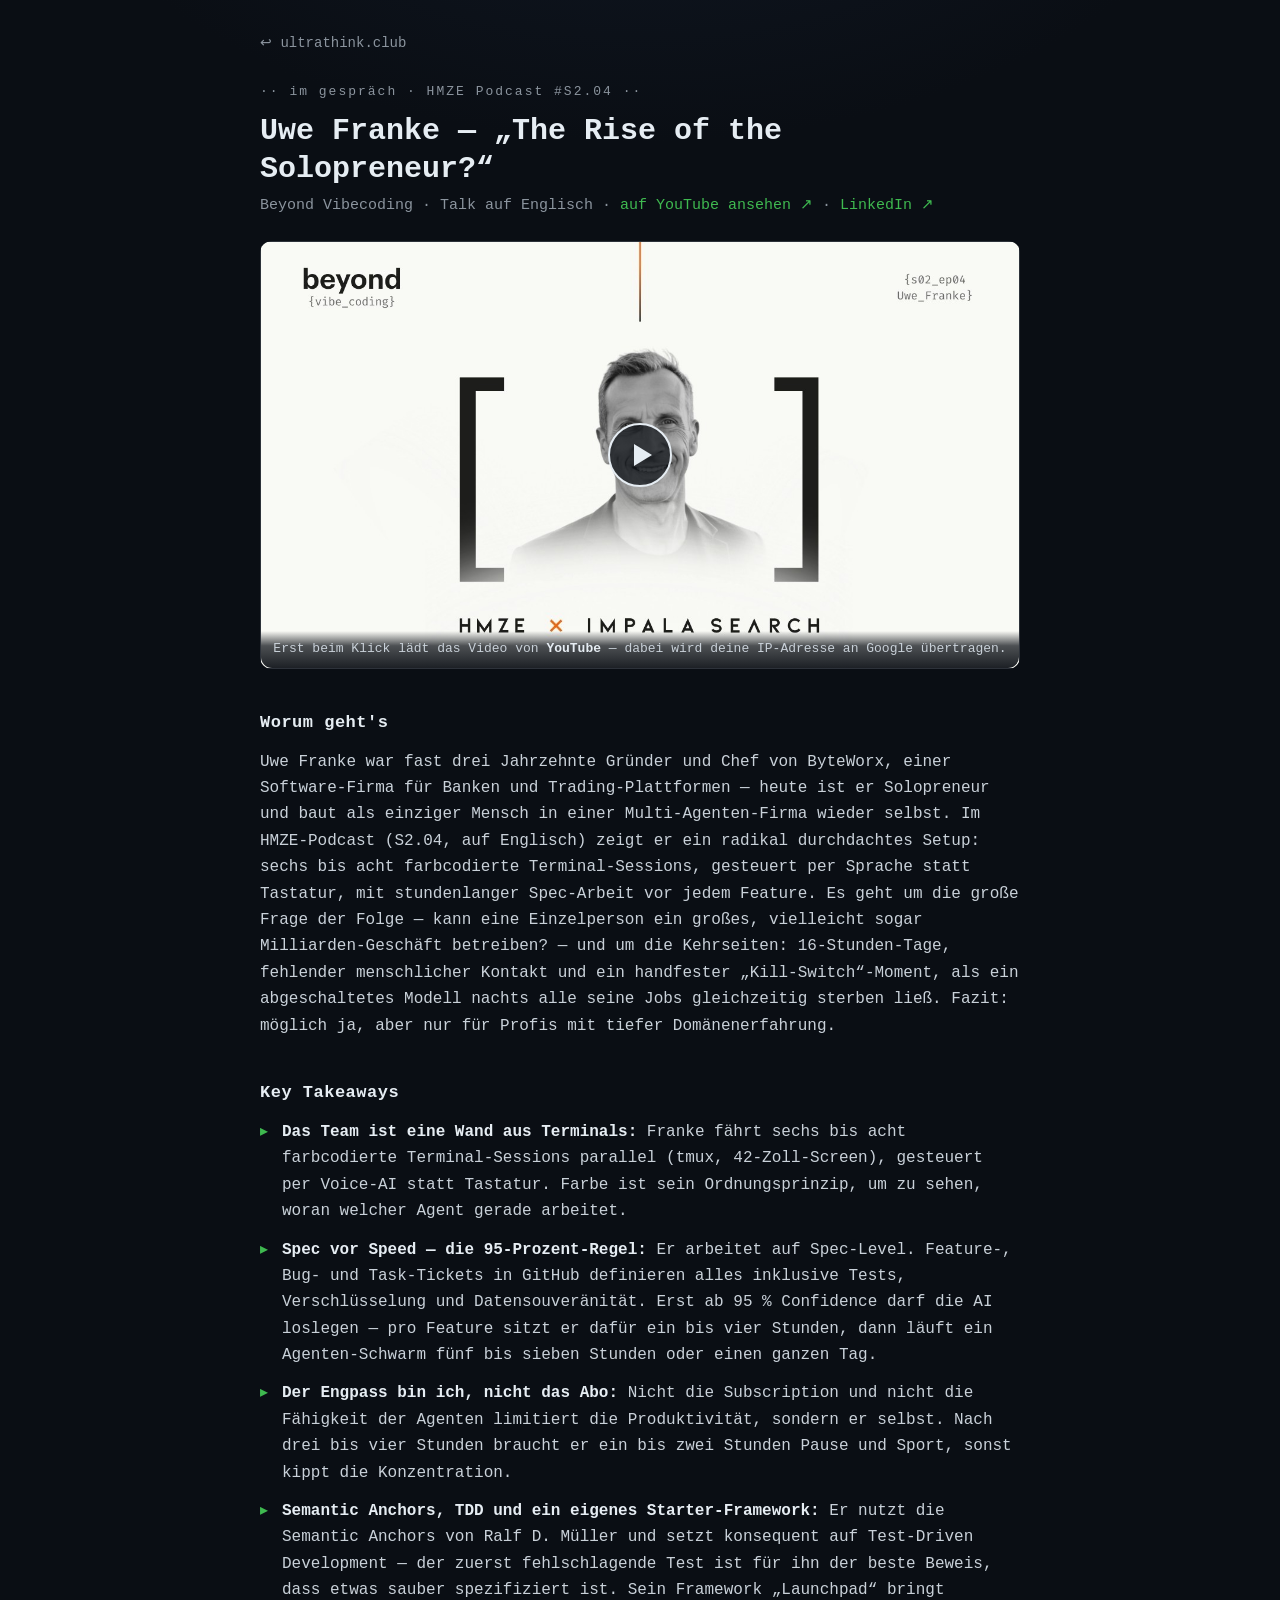
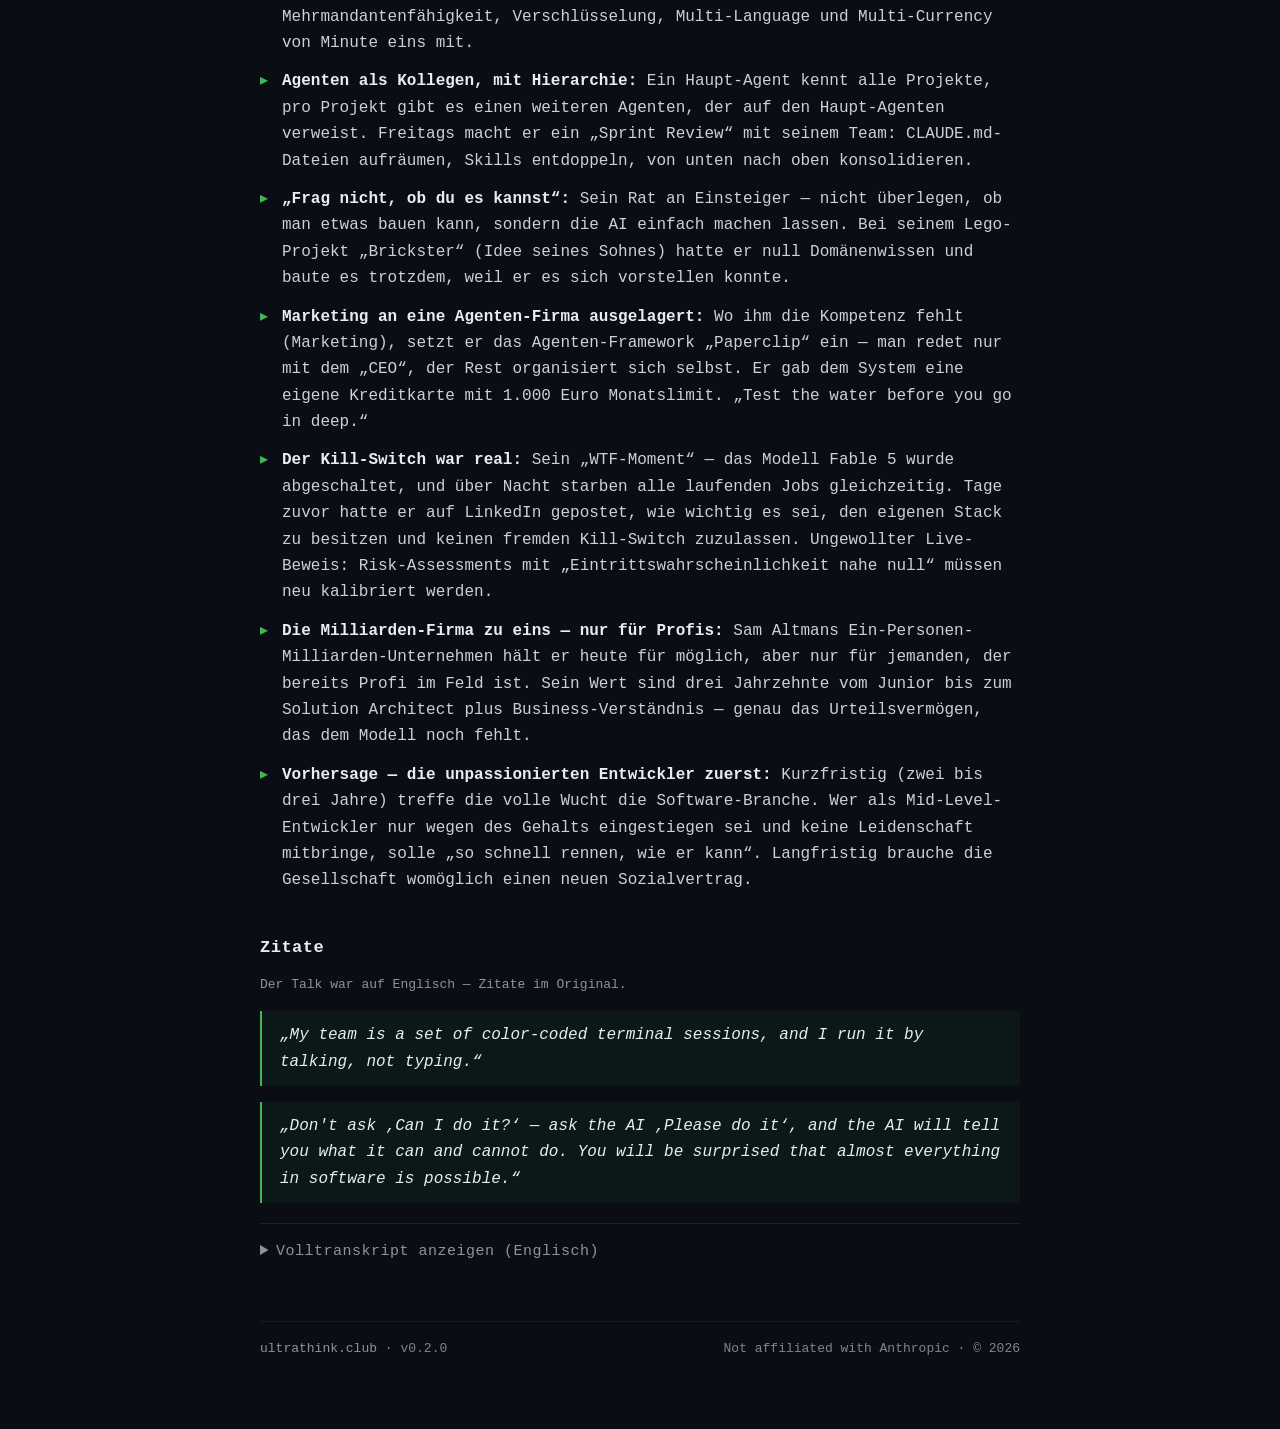
<file: talks/uwe.html>
<!DOCTYPE html>
<!-- ultrathink.club — talk: Uwe Franke — v0.2.0 -->
<html lang="de">
<head>
  <meta charset="utf-8">
  <meta name="viewport" content="width=device-width, initial-scale=1">
  <title>Uwe Franke — „The Rise of the Solopreneur?" · ultrathink.club</title>
  <meta name="description" content="Uwe Franke im HMZE-Podcast (#S2.04): als einziger Mensch in einer Multi-Agenten-Firma — sechs bis acht Terminal-Sessions, per Sprache gesteuert, Spec-Arbeit vor jedem Feature. Zusammenfassung, Takeaways und Transkript.">
  <meta name="theme-color" content="#0a0e14">
  <link rel="icon" href="../favicon.svg" type="image/svg+xml">
  <link rel="canonical" href="https://ultrathink.club/talks/uwe.html">

  <meta property="og:type" content="article">
  <meta property="og:title" content="Uwe Franke — „The Rise of the Solopreneur?“">
  <meta property="og:description" content="HMZE #S2.04: als einziger Mensch in einer Multi-Agenten-Firma — Terminals per Sprache gesteuert, Spec vor Speed.">
  <meta property="og:url" content="https://ultrathink.club/talks/uwe.html">
  <meta property="og:image" content="https://ultrathink.club/talks/uwe.jpg">
  <meta name="twitter:card" content="summary_large_image">
  <meta name="twitter:image" content="https://ultrathink.club/talks/uwe.jpg">

  <link rel="stylesheet" href="talk.css">
</head>
<body>
  <div class="wrap">
    <a class="back" href="../">↩ ultrathink.club</a>

    <div class="kicker">·· im gespräch · HMZE Podcast #S2.04 ··</div>
    <h1>Uwe Franke — „The Rise of the Solopreneur?“</h1>
    <p class="sub">Beyond Vibecoding · Talk auf Englisch · <a href="https://www.youtube.com/watch?v=uhlc-7qFpU8" target="_blank" rel="noopener">auf YouTube ansehen ↗</a> · <a href="https://www.linkedin.com/in/uwe-franke" target="_blank" rel="noopener">LinkedIn ↗</a></p>

    <a class="video" href="https://www.youtube.com/watch?v=uhlc-7qFpU8"
       data-yt="uhlc-7qFpU8" data-title="Uwe Franke im HMZE Podcast"
       style="background-image:url('uwe.jpg')" aria-label="Video abspielen: Uwe Franke im HMZE Podcast"><span class="video-note">Erst beim Klick lädt das Video von <b>YouTube</b> — dabei wird deine IP-Adresse an Google übertragen.</span></a>

    <h2>Worum geht's</h2>
    <p class="lead">Uwe Franke war fast drei Jahrzehnte Gründer und Chef von ByteWorx, einer Software-Firma für Banken und Trading-Plattformen — heute ist er Solopreneur und baut als einziger Mensch in einer Multi-Agenten-Firma wieder selbst. Im HMZE-Podcast (S2.04, auf Englisch) zeigt er ein radikal durchdachtes Setup: sechs bis acht farbcodierte Terminal-Sessions, gesteuert per Sprache statt Tastatur, mit stundenlanger Spec-Arbeit vor jedem Feature. Es geht um die große Frage der Folge — kann eine Einzelperson ein großes, vielleicht sogar Milliarden-Geschäft betreiben? — und um die Kehrseiten: 16-Stunden-Tage, fehlender menschlicher Kontakt und ein handfester „Kill-Switch“-Moment, als ein abgeschaltetes Modell nachts alle seine Jobs gleichzeitig sterben ließ. Fazit: möglich ja, aber nur für Profis mit tiefer Domänenerfahrung.</p>

    <h2>Key Takeaways</h2>
    <ul class="take">
      <li><strong>Das Team ist eine Wand aus Terminals:</strong> Franke fährt sechs bis acht farbcodierte Terminal-Sessions parallel (tmux, 42-Zoll-Screen), gesteuert per Voice-AI statt Tastatur. Farbe ist sein Ordnungsprinzip, um zu sehen, woran welcher Agent gerade arbeitet.</li>
      <li><strong>Spec vor Speed — die 95-Prozent-Regel:</strong> Er arbeitet auf Spec-Level. Feature-, Bug- und Task-Tickets in GitHub definieren alles inklusive Tests, Verschlüsselung und Datensouveränität. Erst ab 95 % Confidence darf die AI loslegen — pro Feature sitzt er dafür ein bis vier Stunden, dann läuft ein Agenten-Schwarm fünf bis sieben Stunden oder einen ganzen Tag.</li>
      <li><strong>Der Engpass bin ich, nicht das Abo:</strong> Nicht die Subscription und nicht die Fähigkeit der Agenten limitiert die Produktivität, sondern er selbst. Nach drei bis vier Stunden braucht er ein bis zwei Stunden Pause und Sport, sonst kippt die Konzentration.</li>
      <li><strong>Semantic Anchors, TDD und ein eigenes Starter-Framework:</strong> Er nutzt die Semantic Anchors von Ralf D. Müller und setzt konsequent auf Test-Driven Development — der zuerst fehlschlagende Test ist für ihn der beste Beweis, dass etwas sauber spezifiziert ist. Sein Framework „Launchpad“ bringt Mehrmandantenfähigkeit, Verschlüsselung, Multi-Language und Multi-Currency von Minute eins mit.</li>
      <li><strong>Agenten als Kollegen, mit Hierarchie:</strong> Ein Haupt-Agent kennt alle Projekte, pro Projekt gibt es einen weiteren Agenten, der auf den Haupt-Agenten verweist. Freitags macht er ein „Sprint Review“ mit seinem Team: CLAUDE.md-Dateien aufräumen, Skills entdoppeln, von unten nach oben konsolidieren.</li>
      <li><strong>„Frag nicht, ob du es kannst“:</strong> Sein Rat an Einsteiger — nicht überlegen, ob man etwas bauen kann, sondern die AI einfach machen lassen. Bei seinem Lego-Projekt „Brickster“ (Idee seines Sohnes) hatte er null Domänenwissen und baute es trotzdem, weil er es sich vorstellen konnte.</li>
      <li><strong>Marketing an eine Agenten-Firma ausgelagert:</strong> Wo ihm die Kompetenz fehlt (Marketing), setzt er das Agenten-Framework „Paperclip“ ein — man redet nur mit dem „CEO“, der Rest organisiert sich selbst. Er gab dem System eine eigene Kreditkarte mit 1.000 Euro Monatslimit. „Test the water before you go in deep.“</li>
      <li><strong>Der Kill-Switch war real:</strong> Sein „WTF-Moment“ — das Modell Fable 5 wurde abgeschaltet, und über Nacht starben alle laufenden Jobs gleichzeitig. Tage zuvor hatte er auf LinkedIn gepostet, wie wichtig es sei, den eigenen Stack zu besitzen und keinen fremden Kill-Switch zuzulassen. Ungewollter Live-Beweis: Risk-Assessments mit „Eintrittswahrscheinlichkeit nahe null“ müssen neu kalibriert werden.</li>
      <li><strong>Die Milliarden-Firma zu eins — nur für Profis:</strong> Sam Altmans Ein-Personen-Milliarden-Unternehmen hält er heute für möglich, aber nur für jemanden, der bereits Profi im Feld ist. Sein Wert sind drei Jahrzehnte vom Junior bis zum Solution Architect plus Business-Verständnis — genau das Urteilsvermögen, das dem Modell noch fehlt.</li>
      <li><strong>Vorhersage — die unpassionierten Entwickler zuerst:</strong> Kurzfristig (zwei bis drei Jahre) treffe die volle Wucht die Software-Branche. Wer als Mid-Level-Entwickler nur wegen des Gehalts eingestiegen sei und keine Leidenschaft mitbringe, solle „so schnell rennen, wie er kann“. Langfristig brauche die Gesellschaft womöglich einen neuen Sozialvertrag.</li>
    </ul>

    <h2>Zitate</h2>
    <p class="note">Der Talk war auf Englisch — Zitate im Original.</p>
    <blockquote>„My team is a set of color-coded terminal sessions, and I run it by talking, not typing.“</blockquote>
    <blockquote>„Don't ask ‚Can I do it?‘ — ask the AI ‚Please do it‘, and the AI will tell you what it can and cannot do. You will be surprised that almost everything in software is possible.“</blockquote>

    <details>
      <summary>Volltranskript anzeigen (Englisch)</summary>
      <p class="note">Automatisch aus den englischen YouTube-Untertiteln erzeugt (Rohfassung, ungeprüft).</p>
      <div class="transcript">
        <p>Uh I I&#x27;m not counting success or fortune on on the buck. Yeah. It&#x27;s the freedom that I can do what I want to do. And I simply felt not happy anymore by only managing a company but not building something on my own.</p>
        <p>I wanted to get back deeper in the tech stuff. And that&#x27;s what I have now. For me it is a is the biggest feeling of freedom what I have now because whatever I wanted to build in my life it&#x27;s now possible. [music] Welcome to another episode of our new season of Beyond Vibe Coding partnering with Impala Search the go-to tech and executive search agency in Germany.</p>
        <p>In this podcast, we explore the transformational change in software engineering and knowledge work in general. I&#x27;m Sebastian Haidider, CTO at Northio. And I&#x27;m Andre, CTPO at Trusted Chops. Great to have you back.</p>
        <p>Um, this time we actually talked to a solarreneur who ran a bigger digital company in the past, but is now concentrating on utilizing AI as a solreneur. Yes, he shares interesting insights into his ways of working and how it feels to be the only human in a multi- aent company. Enjoy the episode. Welcome to the show.</p>
        <p>Um for some of you who don&#x27;t know um like we talked with Ingu Inguh in May um on this podcast where he um well presented a bit on the Aishhorse principle or where we talked about the Ahon principle and after the show he recommended to talk to you. So great to have you. Um and before we kick this off you may want to introduce yourself. Yeah, thanks first of all for having me here and thanks to Inko uh for recommending me.</p>
        <p>Um also I know very good Ralph Müller Rim Müller who has been guest on this podcast as well. I actually I will meet him in an hour about after the podcast and yeah to to introduce myself um I started my software travel in back in 1994 at direct andaga bankang this times it was the first online program in Germany yeah we were building online progress software at a time when most people didn&#x27;t even have an email address or internet access just just to to get an [snorts] feeling for for what crazy time it was. And then a few years later in 1997 I founded Biteworks a software company which I run for 27 years with focus on software for banks and trading platforms. So mostly uh the the stock brokerage market and I sold it a few years before to another software company and stepped out of the company in late 2024 and after that I decided to step into the business which I did had the most passion in already before when I worked the the last years in biteworks and that was the AI I topic.</p>
        <p>&gt;&gt; Yeah, that&#x27;s great. Um, so you just mentioned that like today will be a lot about solarreneurship. Um, and uh, therefore, um, actually also fits perfectly to the first point we are always discussing which is about the tool st. So can you give us a bit of understanding like what kind of tools are you using like what is your workflow?</p>
        <p>How do you manage to be so productive? Okay. So, um, if I would need to put it in a oneliner, I would say my my team is a set of colorcoded terminal sessions and I run it by talking, not typing. That&#x27;s the the the one thing my focus is conversational AI, voice AI on the one hand and I set it up to myself having using the the terminal with T-Mo setups.</p>
        <p>So I have in each terminal a set of terminals again also to to see the the servers running and and that stuff as well. The whole thing is set up on a M5 Max MacBook so I can carry it around. Uh I have another MacBook staying at home running some other agent stuff and to have a jump point here as well. And I&#x27;m a little bit addicted to Entrophic because I like CLA mostly or the the most but I have subscriptions running on all the major providers also simply to compare the competitiveness for the the models and also run some uh open source models on the machine locally.</p>
        <p>Other than that, my my setup is simply uh hosted the the applications and the staging systems by a German internet provider and having all controlled with Koolifi and the AI uh also the the rollouts and everything. my code is on GitHub and I think that&#x27;s that&#x27;s basically it is &gt;&gt; and on how many projects you are currently working in parallel and how to not getting like I don&#x27;t know confused by all the changes updates and and and so on so how do you stay on top of all the stuff &gt;&gt; yeah so most of the time I am running between six and eight terminal session simultaneously And I sometimes it&#x27;s also three or four on one project, but sometimes it&#x27;s also six different scopes or projects by its own. As I say, divided mostly by colors because that&#x27;s what I can mostly easily recognize. And I simply like to to see what the AI is working on, what the agent is working on or the agents.</p>
        <p>Uh that&#x27;s why I have a 42 in screen as my main screen and two/3s of this is covered for the uh terminals and one/3 is for the browser to to test and to see the results and on and on two other screens I have some some monitoring for for other stuff and my MacBook is my main input and communication the device on it. Yeah, that&#x27;s that&#x27;s it how I try to to cover it. &gt;&gt; And how does it feel to to be responsible for everything? Because yes, you&#x27;re like you&#x27;re operating a a fleet of agents.</p>
        <p>Nevertheless, they need to get orchestrated, right? Someone needs to provide the context or is there some fully automated workflows where you actually don&#x27;t need to care about stuff? I&#x27;m I&#x27;m I&#x27;m just wondering how does it feel to work on several different projects in parallel? Well, I think we are all used to that, right?</p>
        <p>But like now within like a very compact workflow where you like you always get bombarded with then answer and answer and answer answer and like this happens like in parallel. I could imagine that&#x27;s very exhaustive. &gt;&gt; Exactly. That&#x27;s what it is.</p>
        <p>Yeah. So I I really have to take care that the limit for the productiveness is not the subscription and not that what the agents are capable of doing. The limit is mostly me. I would say I try to work on a spec level with the AI.</p>
        <p>I think it&#x27;s somewhere between that what is called level three and level four I would say. So I sit down and try to specify the task or the feature what I want to do together with the AI very detailed. I have a a setup on my projects. So um with feature um bug tasks documents in GitHub where exactly is described what is all needed to be described before a feature can go into production.</p>
        <p>And one of my um most important um lines in the prompt is uh that it needs to be on a 95% confidence before the AI is allowed to start working and that ticket template covers also tests. It also covers data sovereignity encryption and all that stuff. So sometimes I need to sit down between 1 hour and 4 hours only for the specification for one feature. But then when I kick it off then it really runs a swarm of agents and sometimes it takes 5 6 7 hours or even a day until the AI comes back to me and it&#x27;s also described that it needs to do the end to end uh testing all that that stuff within as well.</p>
        <p>And when I kicked off one task, then I can concentrate on next session and do the same and and so on. And so I try to keep up the productivity. But to be true, after three to max 4 hours, I need a break for one to two hours. Then I try to do sports and after that I come back with a fresh mind.</p>
        <p>And I already start off like 600 6:30 in the morning to to use the time when nobody is calling me or sending an email or whatever. &gt;&gt; Yeah, makes sense. A short follow-up question like do you use any specific spec driven framework or is it developed on your own because there is I don&#x27;t know getting done uh open spec kit uh no open spec spec kit &gt;&gt; I make a heavy use of the semantic anchors to valve again yeah personally I&#x27;m deeply into testdriven development yeah so I think that uh test which goes wrong first before we start implementing is is the best proof that something is is correctly speced and not yet implemented. And I I work with some semantic angers which I give to the AI and [snorts] a model which also says the which also tells the AI that if we are not confident enough then we are looking up for the state-of-the-art solution best practice and what top players in the market would do on our own and from that free perspective the AI needs to get back to me with free recommendations.</p>
        <p>s and then I try to choose from that and going into that I also have prepared an framework on myself I call it launchpad which gives me the opportunity to directly kickstart an application and it has already in everything from P2 encryption multi-tenant architecture multi- language multicurrency multiate format all the things what I know from more than uh 25 years of doing that stuff for other clients. And that gives me an good advantage and I have a main agent which loss all my projects and another agent on every project which can also refer to the the main agent. And so I I really try to use the AI as team members as I would do it with real humans. &gt;&gt; Interesting.</p>
        <p>Yeah, that that was actually one question I had before. If you have like for your different applications, if you&#x27;re always using a similar stack, but that that uh obviously you you answered just now. And what you didn&#x27;t answer was when Andre asked how many uh products you have uh in production. So ballpark.</p>
        <p>Uh okay. So I&#x27;m I&#x27;m currently working on um two products or three products on my own. One is the the open-source uh product. It&#x27;s the uh voice recognition for for the the Mac because I I used one paid before and then one client of me told me, &quot;Hey, please don&#x27;t use it for my project because we are doing sensitive stuff.&quot; And then I started writing it on my own and I also shared it on on GitHub.</p>
        <p>And I&#x27;m doing one uh software as a service development as a trading journal for for day traders and swing traders. that&#x27;s coming from my old area and I started it only for my own to be true because I was using an US-based trading journal and I was uh not happy with that because it did not support European progress and it did not report did not support Europe account and all that stuff and so I just started building my own and then I shared it to some friends and all that friends said okay that&#x27;s Cool. And that&#x27;s cool. And at the moment I&#x27;m just waiting for uh the contracts um which I also wrote with quad to be reviewed by an official lawyer and after that it will be uh started out as an own SAS service and um the other one what I&#x27;m working on is prickster.</p>
        <p>That&#x27;s a a Lego pricking system where my son had the ID for and I have one major client um who pays me for for the work. Uh that&#x27;s that&#x27;s the the part where I spend the biggest time on. It&#x27;s a German IT company, a bigger one like with 35,000 employees um helping to enable them to jump start into AIdriven software development and handing them over more and more and beside that I have three to four smaller clients which partly are already ready developed and I maintain and implement new features or where I help to enable them to build the software with the help of AI on their own. &gt;&gt; So basically I don&#x27;t know a handful of actual products, right?</p>
        <p>And then additional like capacities. Okay. Yeah, that&#x27;s a lot. Thank you.</p>
        <p>&gt;&gt; Absolutely. &gt;&gt; How does it feel com like compared to the old days where you ran a software company? So now being in charge for everything I could imagine that is like that is nice but also has some I don&#x27;t know downsides. So like how does it feel compared to to the past?</p>
        <p>&gt;&gt; Oh that&#x27;s that&#x27;s uh very interesting because I was reviewing myself actually only a few days before to to get back the the old feeling. So there are as always there are pros and cons. The the biggest pro for me is I was all the time I was a technical guy and when I founded the company I wanted to build real cool software especially for banks and brokerage and after the years passing by uh I recognized that I wasn&#x27;t the tech guy anymore. I was more on sales, on regulations, on reading contracts and managing the the the team.</p>
        <p>Yeah. So that the company always have been like too small for having an extra management line but too big to handle it on your own. And the the other thing is I&#x27;m I&#x27;m interested on money. Yes, sure.</p>
        <p>Everybody is interested on money, but I&#x27;m not interested on on uh I I&#x27;m not counting success or fortune on on the buck. Yeah. It&#x27;s the freedom that I can do what I want to do. And I simply felt not happy anymore by only managing a company but not building something on my own.</p>
        <p>And I wanted to get back deeper in the tech stuff and that&#x27;s what I have now. For me it is a it&#x27;s the biggest feeling of freedom what I have now because whatever I wanted to build in my life it&#x27;s now possible and I really I when when my son came up with that idea on can we can we build threeescribed 3D models of of Lego bricks with the plans how I need to stick it together from a picture or photograph or from a given set what I have and I had I have personally I have no idea I have no intelligence in that how a Lego model is built and so on and we I simply started discussing with the AI and I I saw that it&#x27;s a complete different domain but I could build it because I could imagine it and I think that&#x27;s the that&#x27;s also what I tell everybody who wants to get in touch with AI. I say don&#x27;t ask can I do it ask the AI please do it and the AI will tell you what it can do and what it cannot do and you will be surprised that almost everything that in software is possible even if you cannot believe it right now it&#x27;s possible you can do it and that&#x27;s the biggest thing of freedom to the downside it&#x27;s very easy I need to manage my time um because the next feature is only 10 minutes away and that&#x27;s something what I really feel that I get sucked into it like it it&#x27;s been when I was a kid and I was doing text adventures. You look on the watch and say ah the next level I can check on to it.</p>
        <p>And the next time when you look on your watch, it&#x27;s 4:00 a.m. and you are still completely driven into it and you cannot get away from the machine. That&#x27;s that&#x27;s a very very big thing. My son was really coming to to me and say, &quot;Yeah, Dad, you sold the company and one of your reasons was you want to have more time for sports, family, more free time, and so on.</p>
        <p>Now you&#x27;re sitting in front of the computer like 16 hours a day and what the hell are you doing sir? Why? And I say and then I tell him I have so much fun. I have I really have the biggest fun in my my life because I&#x27;m free to do everything.</p>
        <p>I&#x27;m I&#x27;m not an CI/CD specialist to deploy things but I can do it. I can manage it. that I can manage with the AI to set up things like Koolifi to deploy all the stuff automatically to have the monitoring and all the stuff where I needed tons of people before which told me oh it will take a week and now I see it can take two hours to to that that&#x27;s the big difference and the other very big downside is aside managing time is talking to humans that&#x27;s what I&#x27;m really missing I try to make two to three appointments a week to get out of my self-made cubicle um and not to end up as a whatever strange guy coming out from the cellar uh and have not talked to human people for three weeks. Yeah, that&#x27;s the the biggest downside.</p>
        <p>what I really see um that direct exchange going to the office talking to the people face to face it&#x27;s a complete different thing you cannot you cannot get this with AI &gt;&gt; thanks &gt;&gt; yeah would be bad if you could get this from AI because then you really wouldn&#x27;t need other people right &gt;&gt; I think a lot of people think they can get this from AI and they think that they can even get it better from AI than from humans &gt;&gt; that&#x27;s also too. &gt;&gt; Yeah. In regard to impact, so how would you how would that you mentioned earlier it was not really a fulfilling life so to say just managing a company. Um nevertheless at the end of the day right you need to sell something to pay the bills.</p>
        <p>Um I think it&#x27;s the way you described it. I I like the idea of of freedom. I like uh the idea of of power. The question to me is is how do you see this from an impact point of view?</p>
        <p>Right? Like so you can work on a lot of stuff. Does it but does it pay off? I I could imagine or like I remember when I think it was Sam Orman said like there will be a $1 billion company run by a single person.</p>
        <p>Um so do you think that is possible that is something like you should strive for or like yeah what&#x27;s your view here? So the first one, the first question, can a one person company really become a billiondoll product? Yeah, I I think that was the question what some old man answered and at the point when he said that I was shaking my head and said I don&#x27;t think so. But in the meantime, I generally believe it can.</p>
        <p>[snorts] the on the state of today one person to a billion dollar product is possible now but I think there&#x27;s a condition that the people skip right over it will not be possible for everyone only if you were already a professional in that field and if you have the the passion to go deeper than everybody else then it&#x27;s possible. So when we talking of software products because that&#x27;s the the area where I can talk about I cannot talk about medicine products or cars or whatever because that&#x27;s not not where I have some expertise in but looking on the on the software field SAS services or whatever I would say someone with no real software background simply can&#x27;t operate AI as put as effectively as a pro can and at today at today&#x27;s state of art I think in two to three years that&#x27;s a little bit of the dystopia what I had from the club code conference I&#x27;m not I&#x27;m not sure if I would repeat that sentence yeah I can I can imagine that it then will turn around um but what really helps me is when I talk to AI and when I specify the things that I spent three decades on going the classic route. I have been a junior developer. I have been a senior.</p>
        <p>I then turned into a team lead. Then I had the architecture ownership. After that the the software architect and finally the solution architect. And as I have been also the the owner of the business, I had a an additional qualification I would call it.</p>
        <p>It was always paired with the understanding what the customer actually needs, how they make the money and how to manage a room full of stakeholders. And that&#x27;s that&#x27;s an a part I not sure if I can do this nowadays. And um I think that&#x27;s exactly the judgment the model still doesn&#x27;t have. And uh the stakeholders must not be humans must not be physical persons but it&#x27;s also something like GDPR like in in voice AI we have in in Germany especially that voice is biometric data and has the highest responsibility for someone acting with with voice and all that things and so yes it&#x27;s possible not from Germany I would say nowadays and Not if you are not an absolutely pro in the area where you want to test it.</p>
        <p>&gt;&gt; Not sure not sure if you want to uh share that or if it goes beyond uh but I&#x27;m I&#x27;m wondering if if you&#x27;re a soloreneur and like you basically do consulting like so I think this is one of your uh jobs is like how do you sell that? So, how do you find the right price point? Because like I don&#x27;t know I I I would be I curious to hear like how companies think about the price if they realize it&#x27;s just you, right? So, because at the end you&#x27;re operating a fleet.</p>
        <p>So, like what is an agent worth? Is it the same as a consultant back in the days or how do you how do you do this in take this in consideration? &gt;&gt; Yes. So, so I have two different uh models what I&#x27;m selling.</p>
        <p>The one is really workshops on introducing for example voice AI or conversational AI helping on the setups explaining what needs to be uh done uh from legal to software stack and and also with sample prompts and so on. This is simply where I put on a on a price tag which I know also from from other people in the area. Uh [snorts] I would say that&#x27;s that&#x27;s like a like a good lawyer also Texas&#x27;s work that&#x27;s this this level and I have longerlasting projects which is not really consulting only. This is more about de developing an MVP start for a software product and enabling the company and the people of working with the AI together on on themselves with that later on.</p>
        <p>And this is a mixture of value and time. So it&#x27;s and it to be true it&#x27;s it&#x27;s not on everybody the same. It&#x27;s also a little bit how interesting the stuff is. That&#x27;s that&#x27;s it.</p>
        <p>But I I don&#x27;t I don&#x27;t have a a a price tag like it must be exactly that um sum per hour or per month or or whatever because uh also my clients know that I have several projects running and they give me the freedom that I can share between this and um yeah &gt;&gt; thanks for being so open &gt;&gt; and to be true I try to find a way that in 3 years I will have the opportunity to be free from uh outside contracts I would call so that really I can uh earn the money what I need for a living out from the company itself. So example with the trading channel or with the the legal service um um as a stock trader for 30 years also some kind of trading has some influence on that because I&#x27;m I I really make my thoughts on on the point what I saw on on that code conference in in London. If the speed keeps on going up that the same speed as it is right now, what will happen in 3 years with the knowledge what I have? I&#x27;m aware of that that this is coming but still I I make my mind up.</p>
        <p>Will my knowledge be needed in still in 3 years or not? because the AI is then probably so much ahead of that what we have today that I&#x27;m not sure if somebody can simply put in a prompt and say hey make me this up and 4 hours later the AR is back yeah do you have an domain which I should point to the solution &gt;&gt; yeah I think we would cover that topic at the end uh of that episode um no no all good all good but this is already a nice cliffhanger Yeah. So maybe uh let&#x27;s go already a bit in the direction before we talk about uh hottest um and um and and that stuff. I was wondering is there anything where you like improve your organization?</p>
        <p>So you mentioned earlier you try to well like use agents in a way as a classical organization. So you do some kind of organizational development. Is there some stuff where you improve where you say, &quot;Okay, Andre, if we meet next time, I have another 42 in um um um monitor because um like I I like I expanded my company right now. Now I&#x27;m running [clears throat] uh 20 um agents in parallel because I learned like I I introduced the middle layer also by agents.</p>
        <p>So is there you have any plans in that direction?&quot; Uh so actually every Friday afternoon is the time when I make some let&#x27;s say sprint review with my team and we see what has changed the the last week and this is mostly about what new skills or what changes in the skills we had in the last week what changes in the claw and p files we had last week and all that stuff And I I tried then to go from bottom up to check for duplicates. What should be in the in the master cl and def file. I have a structure of of cloud and D files from the the main level to project level and sometimes even in a in a sub [snorts] part of it. Um so so my my cloud hierarchy is the the really the main setup is in the main cloud MD and in the in the project files itself it&#x27;s domain specific and I try to clean it up on every Friday.</p>
        <p>I also use that review function of claude a lot which give me hindsights on where I should get more productive and so I try to refine my work but I also have running for example uh for marketing stuff a domain where I have no idea on yeah I&#x27;m absolutely not a creative person um [snorts] so in in things of making advertising and so on I have outsourced it to a paperclip instance which takes care of that. This is looking also for my competitors mostly in that trading channel uh thing and Claude is managing that paperclip as well and so I try to extend my my team because the what I found good on the on the paperclip system is that it runs as a company and I hired this as a marketing company to fulfill my needs. So my target is really to run a fully automated marketing system with paperclipip. I also made up a new credit card um with spending small spending of €1,000 per month for now which can be used by it.</p>
        <p>Test the water before you go in deep. And uh that&#x27;s mainly the way I try to um double or triple my team size by finding special agents and things what I can automate even more. I also have a company dashboard which is driven by uh cloud co-work which checks my bank account for pay bills, open bills um which is coming from the trading account which amounts and so on and how we move on to the target to get 100% independent by end of 2028. H &gt;&gt; and it also checks my calendar ask me how we want to structure the day to be most productive and uh for this is important to know that really every task has a ticket for me in GitHub even organizational tasks and we do a triage every day in the morning on which task needs to be done today.</p>
        <p>So, so I I&#x27;m I&#x27;m &gt;&gt; impressive. &gt;&gt; I &gt;&gt; I I have a lot of control on my my workflow and I also need this this kind of control this structure in a in a Yeah. And I think also makes sense to not reinvent the wheel but depend on or like like make use of something which is well known right like so organizational structures like like roads um and these kind of things maybe to not sure if everyone uh knows what cap paperclipip is about maybe can you summarize it in one or two sentences. Uh, Paperclip is an AI agent framework.</p>
        <p>Maybe a little bit also similar to OpenClaw. Uh, but not on the the same level of being independent, but um, with with Paperclip, you create um a company s and you only talk to the CEO of the company and the rest the agent starts managing on its own. So when I told him I I want to research uh link it in on my own posts which worked best and uh to give me new topics where I can write on and to prepare this as well. He uh he made a contract with an LinkedIn in professional assistant or something like that and he also get an researcher on other trading journal companies to see what the market uh does there and it works also ticket based which is very friendly for me and yeah the organizations that grows on it own only where you have to to watch on all the time is how your tokens are spent and with the also yeah your money is spent for the AI but also different models and also open source models.</p>
        <p>Yeah, I got to know uh paperclipip some months ago after I like tried to build up my own organization and then while I researching I found out hey there is a huge uh huge um project I think it&#x27;s a very well known in the uh in the open-source space and this is maybe how um maybe maybe final question how much do you make use of these kind of opensource uh products I think they like you use it on purpose to leverage um yourself your solarreneurship &gt;&gt; or you you tend to build stuff on your own very precisely for your needs. Sorry. &gt;&gt; Um mainly I am really the second part. Yeah.</p>
        <p>It&#x27;s it&#x27;s hard to me to pass by to build something on my own because I simply have fun on that. Yeah. So I also a lot of sports and um I also have my my own sports coach which optimizees my my training stuff within my week plan to get the optimum out of it and I found it fascinating that I really can build it on my own and that it more or less really in an area like 90% exactly matches that what I get from professional training splans or from human trainers. I had an a human person as as trainer before but that person um really wanted to push on its own training plan and simply not really recognize that for me work and family is first and I do not earn any buck from sports.</p>
        <p>So it&#x27;s not my priority on that. I I want to be competitive but it&#x27;s like my third priority, not my first priority. But I also t all the time I tend to build things on my own. And I really need to control myself to not to do it.</p>
        <p>And the paper clip thing was intentionally I heard of it and I played around a little bit with it and then I wanted to rebuild it by myself but recommended it to a friend of mine and he then came back after two or three weeks to me and said hey that&#x27;s that&#x27;s great or I can do all with that and he exactly uses it for marketing and then I had a session with him and he showed me what he has done and he has abs he He is not a developer and not not nothing. He simply used it as the tool as it is and I was really fascinated by that and then I said okay for that marketing stuff I really need to rely on on paperclipip and I need to stop wanting to doing it by myself. Thanks. &gt;&gt; All right.</p>
        <p>Shall we uh slowly but surely get to the last lap basically? &gt;&gt; Yeah. Reality check. Right.</p>
        <p>So um as as we said back in the days high so the hottest things uh and for sure also the what the moments like can you share some do you want the the really actual uh one sure fable the disappear of fable and it it&#x27;s really funny you can look on my my link it in timeline [snorts] on Uh I think on on Thursday or Wednesday I posted something about how important is it that you own the the stack and that nobody can put a kill switch on you and exactly what the later fable has been turned off by the US government. Yeah. And the crazy thing about this it is for now it really hit all because entropic say so um like the US government in intended it that it&#x27;s it should not be used by non US people it&#x27;s simply not possible for them because they cannot control uh when somebody is employed in US company if this is an US resident or not. So all the people have been hit by that decision.</p>
        <p>But if my business would really rely on fable as this model, it it would have been a kill switch. Yeah. &gt;&gt; So this was the the absolutely not wanted proof on what I wrote in that one post. And that was really the the biggest what the moment right now in this these days.</p>
        <p>In this case, it&#x27;s not not a technical one that I was surprised by the result, but I was really hard hit that this can happen that this what I never expected that this can happen that this can happen and really from one day to another. I woke up, looked at my terminals because I had some jobs running in the night and they all stopped at the same time because I was using Fable for doing it. Um, and I was what happened? Did I had an internet outage or whatever?</p>
        <p>And then I I opened up and the first message was Androphic stopped the model. &gt;&gt; Yeah, I think everyone is doing everyone is doing risk assess lot of larger companies are doing risk assessment. I usually say, right? Um, so what happens if like the access is is is denied and then usually I think the the comment there is likelihood low um or close to zero, right?</p>
        <p>Or very very low and I think after Friday or after Saturday we all learned we may need to recalibrate. Um not sure if ZAS and I would do a podcast on that but I think that is really a tough thing. Um actually I at least I do not have a simple answer how to react on that but uh you absolutely have a proof you have a proof on the post before uh so congratulations [laughter] &gt;&gt; nevertheless congratulations &gt;&gt; congratulations &gt;&gt; yeah I&#x27;m I&#x27;m just thinking like everybody is saying okay this is a wakeup call now right I mean how many do we need pressing the snooze button again I&#x27;m pretty So uh let&#x27;s see and uh in regard to the uh the hottest uh so what are you uh giving a try at the moment what is like really fascinating you can you &gt;&gt; yeah the the what&#x27;s really fascinating for me is right now that&#x27;s what I named right before that usage of paperclip and the the one thing where I have really no competence in is is marketing and I had some dry runs right now and uh when I see what that agent also produces on creatives and also summarizes me where I have to go in for for marketing to to sell my subscription service uh for the trading journal. It even brings me up that there is some guy sitting in Switzerland using an US-based journal and he would be a good influencer if I and if he should make up an email to him to get him using my journal and to having as a a leading person there and brings me up to complete different business models what I had before.</p>
        <p>So my my main model was driven by a SAS and then um he came back with a research telling me um maybe it&#x27;s not not the the what you should go for. You should can you should bundle up with uh brokers and they pay you a success fee when somebody opens an account. And this can be like uh on a on a one fee on a on a one performance fee could be like three to four years subscription fee. So it&#x27;s an model which I did not had on my mind and also what I have seen on the the picture images creatives uh what it reproduced for me it&#x27;s really cool and it really touches the the fine stereo touch group and so on.</p>
        <p>Uh this is really interesting because it really um um yeah gives a contrast to that what I said before that you need to have the core competence in that what you are doing with AI because it shows that I absolutely do not have competence on marketing that&#x27;s something what I it&#x27;s it&#x27;s not my thing yeah I also do not like to post on social media but I have good link in posts because I I learned it and I tried to step outside uh a little bit. But this is really the the for me the hottest to get into it. How I can make more use of that helping me also on other things where I have deficits or which I do not like to do and to scale my one person army. [laughter] my Swiss knife.</p>
        <p>&gt;&gt; Good. I mentioned earlier like um so there will be we will also you will talk about the prediction. Uh so maybe now is the time. Uh so where does this all lead to from your perspective?</p>
        <p>&gt;&gt; Okay. Um the the prediction it&#x27;s al so prediction for for for which time frame or overall prediction? I let&#x27;s say in like short so I got I worked with some consultants back in the days when I was at DHL so they always said like Andre explain it short mid and long term uh so [snorts] &gt;&gt; okay uh okay so so so shortterm let&#x27;s see if you think on shortterm like like two to three years I think that the within the three years the software sector is the first industry hit hit by a full force. So I would say if you are a mid-level developer who is not passionate about software development and who stepped into that industry because there was a good salary to earn, I would say run as fast as you can.</p>
        <p>uh learn on something else maybe how to cut bonsai trees in the favorite way because this will be not be replaced by AI not not in 10 years not in 20 years why because it&#x27;s a passion of of of people and not a business thing but all the the all the not passionate people in the industry will simply disappear uh you don&#x27;t need it anymore And that&#x27;s that&#x27;s a predterm prediction. I think on on the long term of view, we are probably will also need to find a maybe a new social contract for our whole society because work and and life will will change. I I&#x27;m not sure if we will have enough work for for all the people at least not on a industrial intended way. But if we manage it to to make a change there then probably our social life um will get much better than it is today.</p>
        <p>But it&#x27;s it&#x27;s a challenge and I think that wave is coming much much faster than everybody expecting right now especially when robotics and AI get on the next level &gt;&gt; that that&#x27;s a topic we have debated on this podcast before and there&#x27;s two sides to the or two perspectives right so one perspective is the I always forget is it jeans paradox or anyhow so like any &gt;&gt; any new technology ology in the history, right? be it the mechanization of um of sorry agriculture or be it the steam engine whatever &gt;&gt; did not lead to less work but more work because of the rebound effect right [snorts] and it&#x27;s like to me it&#x27;s really still open how this will end up because ultimately what what you have and and I think you described it nicely um at some point as long as you&#x27;re doing or creating products and services for humans. And the models are not like perfect, how do I say it, digital twins of humans that that have taste, that have the the emotions, that have like a world model of of humans, if you wish, right? Then it will be hard to do this fully without humans.</p>
        <p>Um, but I mean ultimately, yeah, the the goal I think back in the I don&#x27;t know 30s or 50s already was like at some point we only need that what was it 15 hour work week or something or maybe even less because uh everything is automated. Let&#x27;s see. &gt;&gt; Now, now our chancellor talks of like 60 hours work weeks to get Germany back again. But anyhow also yeah I heard on a yeah event I have been some weeks before I heard interesting information.</p>
        <p>I I&#x27;m not sure if it&#x27;s right or not right, but it was said that we already like skipped the highest point of population on Earth [snorts] and that it uh it&#x27;s only Africa which still has a growing population and all the other continents have already an steady red in the shrinking in the population and for example if China does not makes a turnaround in in the the birth rate it&#x27;s expected that already in 2070 so like 50 years from now uh they will be back like to 550 millions. So then anyhow it it solves the problem of maybe having less jobs. Yeah. Because [laughter] also will be less people and that&#x27;s also an interesting approach.</p>
        <p>But uh yeah, &gt;&gt; it&#x27;s true. Just for completeness, &gt;&gt; yeah, just just for completeness, um population is still growing by 0.84% at least from last year to this year. But the growth rate is declining and it&#x27;s expected to stop at some point and then pretty much turn around and then growth will be negative. &gt;&gt; Mhm.</p>
        <p>&gt;&gt; Yeah. Thank you for sharing. Um let&#x27;s see if it turns out. So we also need to meet this uh this is the good thing.</p>
        <p>Um so looking forward uh to meet you again. Maybe not in two or 3 years, maybe earlier over um and until then much success with your solarreneurship. Thanks for having you. &gt;&gt; Thanks for having me and that was really interesting.</p>
        <p>&gt;&gt; Thank you. All right. Now for the recap. What stuck with us?</p>
        <p>Well, yeah, from my point of view again, right, uh, three things. First thing for me is, uh, was interesting to hear about his workflow. Um, and I think it&#x27;s mainly not 100% related to solarreneurship, but the way he&#x27;s working to really um, accomplish a lot. Um I think that was interesting to hear because at the end I think we all know this but it&#x27;s about compacting things right so um and um yes you can compact a lot of things in with short cycles but then I think you get productive maybe 100 150% on top but if you really want to leverage AI I think you need to go for long loops and that was actually for me a nice reminder um and I think he is mastering that quite Well, at least that&#x27;s what it sounds like, right?</p>
        <p>And it reminds me of how Boris Churnney and others describe their ways of working where there&#x27;s an extensive planning cycle, I would say, or session in the beginning, right? And then the agent has a lot of contextual information to then go ahead and implement the the feature whatever. Yeah, it makes a lot of sense. Yeah, I can also like I can confirm that from my side whenever I&#x27;m uh doing agendic engineering it like I I spent the majority of the time um on the first phase.</p>
        <p>Yeah. Um so but the second topic is actually like that is a it&#x27;s it&#x27;s actually in the same area. So what I also notice and what he what Uber confirmed is um how exhaustive uh it is u after 3 4 hours he needs a break for one or two hours I think um is maybe also something we can explore in the future with another guest. Yeah.</p>
        <p>Yeah. And it really reminded me of Steve Yaggi&#x27;s article that I didn&#x27;t I don&#x27;t know if we discussed it in the podcast but shared it on LinkedIn once where he writes about the AI vampires sucking our blood or something but he also writes that it&#x27;s very exhaustive and that he also needs to take a break after 3 to four hours and even thinks about should our working days not h only have 3 hours in general and the remainder of the time should for socializing and for more yeah collaborative work instead of this really high intensity brain work I would say right and one thing I also took away from the podcast or when when he said that he&#x27;s utilizing the agent 16 hours a day I felt I&#x27;m not sure if he actually nails the balance right now I can understand the the FOMO actually right because now&#x27;s the time if you wish. But I personally have dialed back a little bit my AI hours to yeah just improve sleep and and relax a little bit more because in the beginning it was quite intense. Yeah, I that&#x27;s something I took away.</p>
        <p>&gt;&gt; Yeah, absolutely agree. I think especially the point on 60 hours I think maybe we will also see some kind of the same what happened to social media, right? this kind of addiction then also like the way you handled it I think it doesn&#x27;t sound really healthy. It&#x27;s like it&#x27;s I I can also confirm from my side it&#x27;s like sometimes it&#x27;s like it&#x27;s pure fun right like really pushing through things.</p>
        <p>Um but overall I think in the long run like always having mind this like life is a marathon not a sprint. Not sure if 60 hours is is is healthy. All goods are three right. So my third point maybe also to a recap on solarreneurship.</p>
        <p>I think after the talk now with Uber I think overall we got a glimpse what is possible right how you can leverage agents like more or less I think from a setup point of view I think it&#x27;s possible right I think it&#x27;s possible that a single person can run a large business honestly I&#x27;m unsure if that is if if that is enough to run a billion dollar business I think there There is still I would also say a long way to go but I would say it&#x27;s also not impossible. What&#x27;s your take here? Yeah, I think that Uber probably he has a background in tech, right? So he knows how to build software and he can build these solutions and he can teach others to to like engage this way and learn and adopt these techniques, right?</p>
        <p>I am less sure about the validity sorry validity of his marketing workflows right because yes he might be impressed but probably I would also impre be impressed while a person who really understands marketing might be less impressed by what his marketing team uh creates right though I haven&#x27;t looked into I I cannot say maybe it is great what the the the the agent team that he&#x27;s running is coming up with right. It&#x27;s just I&#x27;ve seen this over and over again that I personally created something I was super impressed and then I like showed it to someone who knew their in this &gt;&gt; in this uh domain and yeah they were less much less impressed. Yeah, &gt;&gt; but nevertheless, maybe also a reason to invite him. Maybe half a year, a year to see how things are going, how far his marketing marketing campaigns took him.</p>
        <p>Fair, fair point. Fair enough. Yeah. All right, cool.</p>
        <p>Well, then see you later or see you next time. &gt;&gt; The Beyond Vip Coding podcast is a project by Sebastian Haidam and Andre Noau partnering with Impala Search. The content is created by us and our guests. Join the discussion on LinkedIn or visit our website where we publish all episodes.</p>
        <p>For questions and inquiries, feel free to reach out via LinkedIn. Thank you for your time and see you in the next</p>
      </div>
    </details>
  </div>

  <footer>
    <span><a href="../">ultrathink.club</a> · v0.2.0</span>
    <span>Not affiliated with Anthropic · © 2026</span>
  </footer>

  <script src="talk.js"></script>
</body>
</html>
</file>
<file: talks/talk.css>
/* Shared styles for the founder-talk subpages (talks/*.html).
   Same dark terminal look as the homepage; readable long-form prose. */
:root{
  --bg:#0a0e14; --txt:#c9d1d9; --dim:#8b949e; --grn:#3fb950; --white:#e6edf3; --card:#10161f;
}
*{box-sizing:border-box}
html{scroll-behavior:smooth}
body{
  margin:0;
  background:radial-gradient(1000px 620px at 50% -8%,#111926 0%,#0a0e14 62%);
  color:var(--txt);
  font-family:ui-monospace,"SFMono-Regular","JetBrains Mono","Fira Code",Consolas,monospace;
  line-height:1.65; padding:30px 16px 70px;
}
.wrap{max-width:760px; margin:0 auto}

.back{display:inline-block; color:var(--dim); text-decoration:none; font-size:0.875rem; margin-bottom:26px}
.back:hover, .back:focus-visible{color:var(--grn)}

.kicker{font-size:0.8125rem; letter-spacing:2px; color:var(--dim)}
h1{font-size:clamp(1.3125rem,3.6vw,1.875rem); color:var(--white); line-height:1.28; margin:9px 0 6px}
.sub{color:var(--dim); font-size:0.9375rem; margin:0 0 22px}
.sub a{color:var(--grn); text-decoration:none}
.sub a:hover{text-decoration:underline}

/* Video: click-facade — the self-hosted thumbnail is the background; the YouTube
   nocookie iframe is loaded only on click (no third-party request until then).
   Without JS the element is a plain link to YouTube. */
.video{
  position:relative; display:block; aspect-ratio:16/9; border-radius:12px; overflow:hidden;
  border:1px solid rgba(255,255,255,.12); background:var(--card) center/cover no-repeat;
  cursor:pointer; outline:none;
}
.video:hover, .video:focus-visible{border-color:var(--grn)}
.video::after{
  content:""; position:absolute; left:50%; top:50%; width:66px; height:66px; transform:translate(-50%,-50%);
  background:url("data:image/svg+xml,%3Csvg%20xmlns='http://www.w3.org/2000/svg'%20viewBox='0%200%2066%2066'%3E%3Ccircle%20cx='33'%20cy='33'%20r='31'%20fill='%230a0e14'%20fill-opacity='.72'%20stroke='%23e6edf3'%20stroke-width='2'/%3E%3Cpath%20d='M27%2022v22l18-11z'%20fill='%23e6edf3'/%3E%3C/svg%3E") center/contain no-repeat;
  transition:transform .14s;
}
.video:hover::after, .video:focus-visible::after{transform:translate(-50%,-50%) scale(1.07)}
.video-frame{width:100%; aspect-ratio:16/9; border:0; border-radius:12px; display:block}

/* Hinweis auf der Fassade: Der Klick IST die Einwilligung — dafür muss vorher
   dastehen, was er auslöst. Liegt im <a>, wird also mitgeklickt, und verschwindet
   mit der Fassade, sobald der Player geladen ist. */
.video-note{
  position:absolute; left:0; right:0; bottom:0; padding:9px 12px;
  background:linear-gradient(to top, rgba(10,14,20,.92), rgba(10,14,20,.72) 60%, rgba(10,14,20,0));
  color:#c9d1d9; font-size:0.8125rem; line-height:1.45; text-align:center;
}
.video-note b{color:var(--white); font-weight:600}

h2{color:var(--white); font-size:1.0625rem; letter-spacing:.5px; margin:40px 0 12px}
.lead{font-size:1rem; color:var(--txt); margin:0}

ul.take{list-style:none; padding:0; margin:0; display:flex; flex-direction:column; gap:12px}
ul.take li{position:relative; padding-left:22px}
ul.take li::before{content:"▸"; position:absolute; left:0; color:var(--grn)}
ul.take strong{color:var(--white); font-weight:600}

blockquote{
  margin:16px 0; padding:11px 18px; border-left:2px solid var(--grn);
  background:rgba(63,185,80,.05); color:var(--white); font-style:italic;
}

details{margin-top:20px; border-top:1px solid rgba(255,255,255,.08); padding-top:16px}
summary{cursor:pointer; color:var(--dim); font-size:0.9375rem; letter-spacing:.5px}
summary:hover{color:var(--grn)}
.note{color:var(--dim); font-size:0.8125rem; margin:8px 0 0}
.transcript{margin-top:16px; font-size:0.9375rem; line-height:1.75}
.transcript p{margin:0 0 12px}

footer{
  max-width:760px; margin:56px auto 0; padding-top:16px; border-top:1px solid rgba(255,255,255,.06);
  color:#7d8590; font-size:0.8125rem; display:flex; justify-content:space-between; gap:8px;
}
footer a{color:#8b949e; text-decoration:none}
footer a:hover{color:var(--txt)}

@media (prefers-reduced-motion: reduce){html{scroll-behavior:auto}}
</file>
